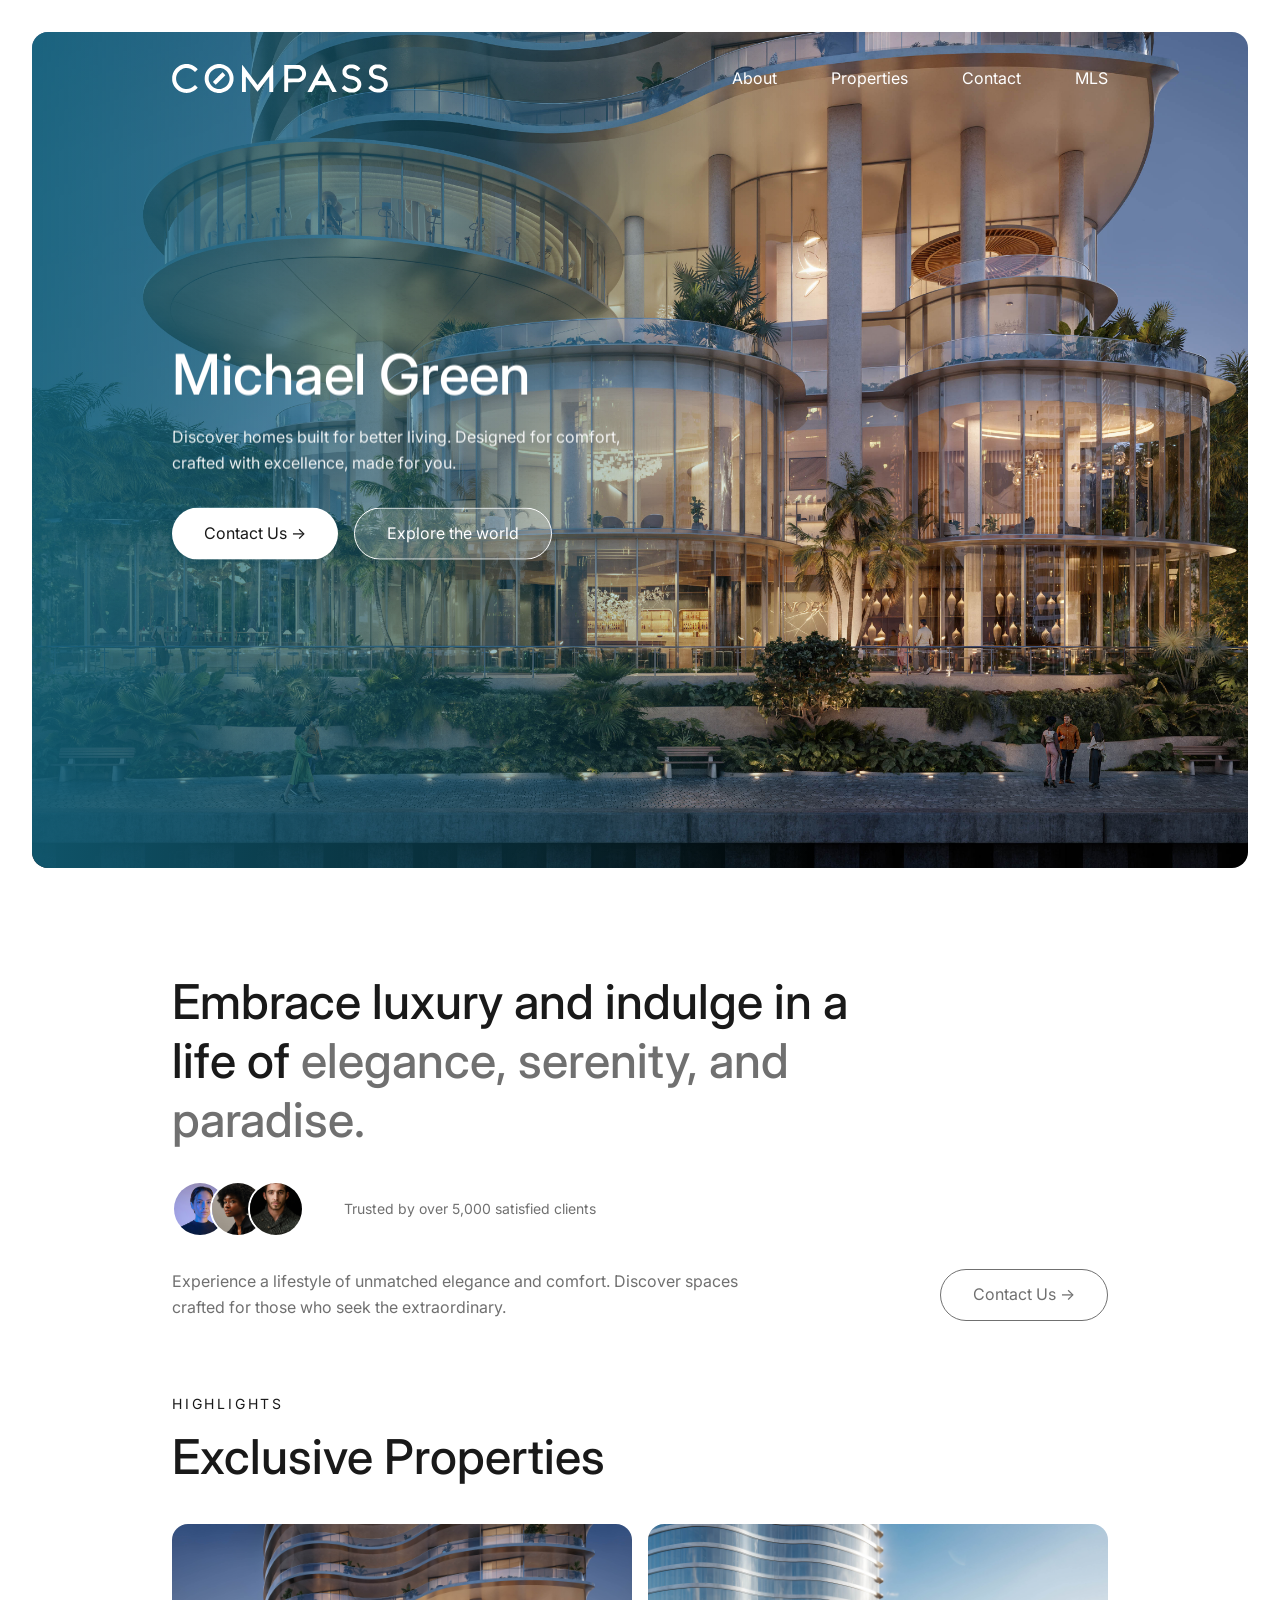
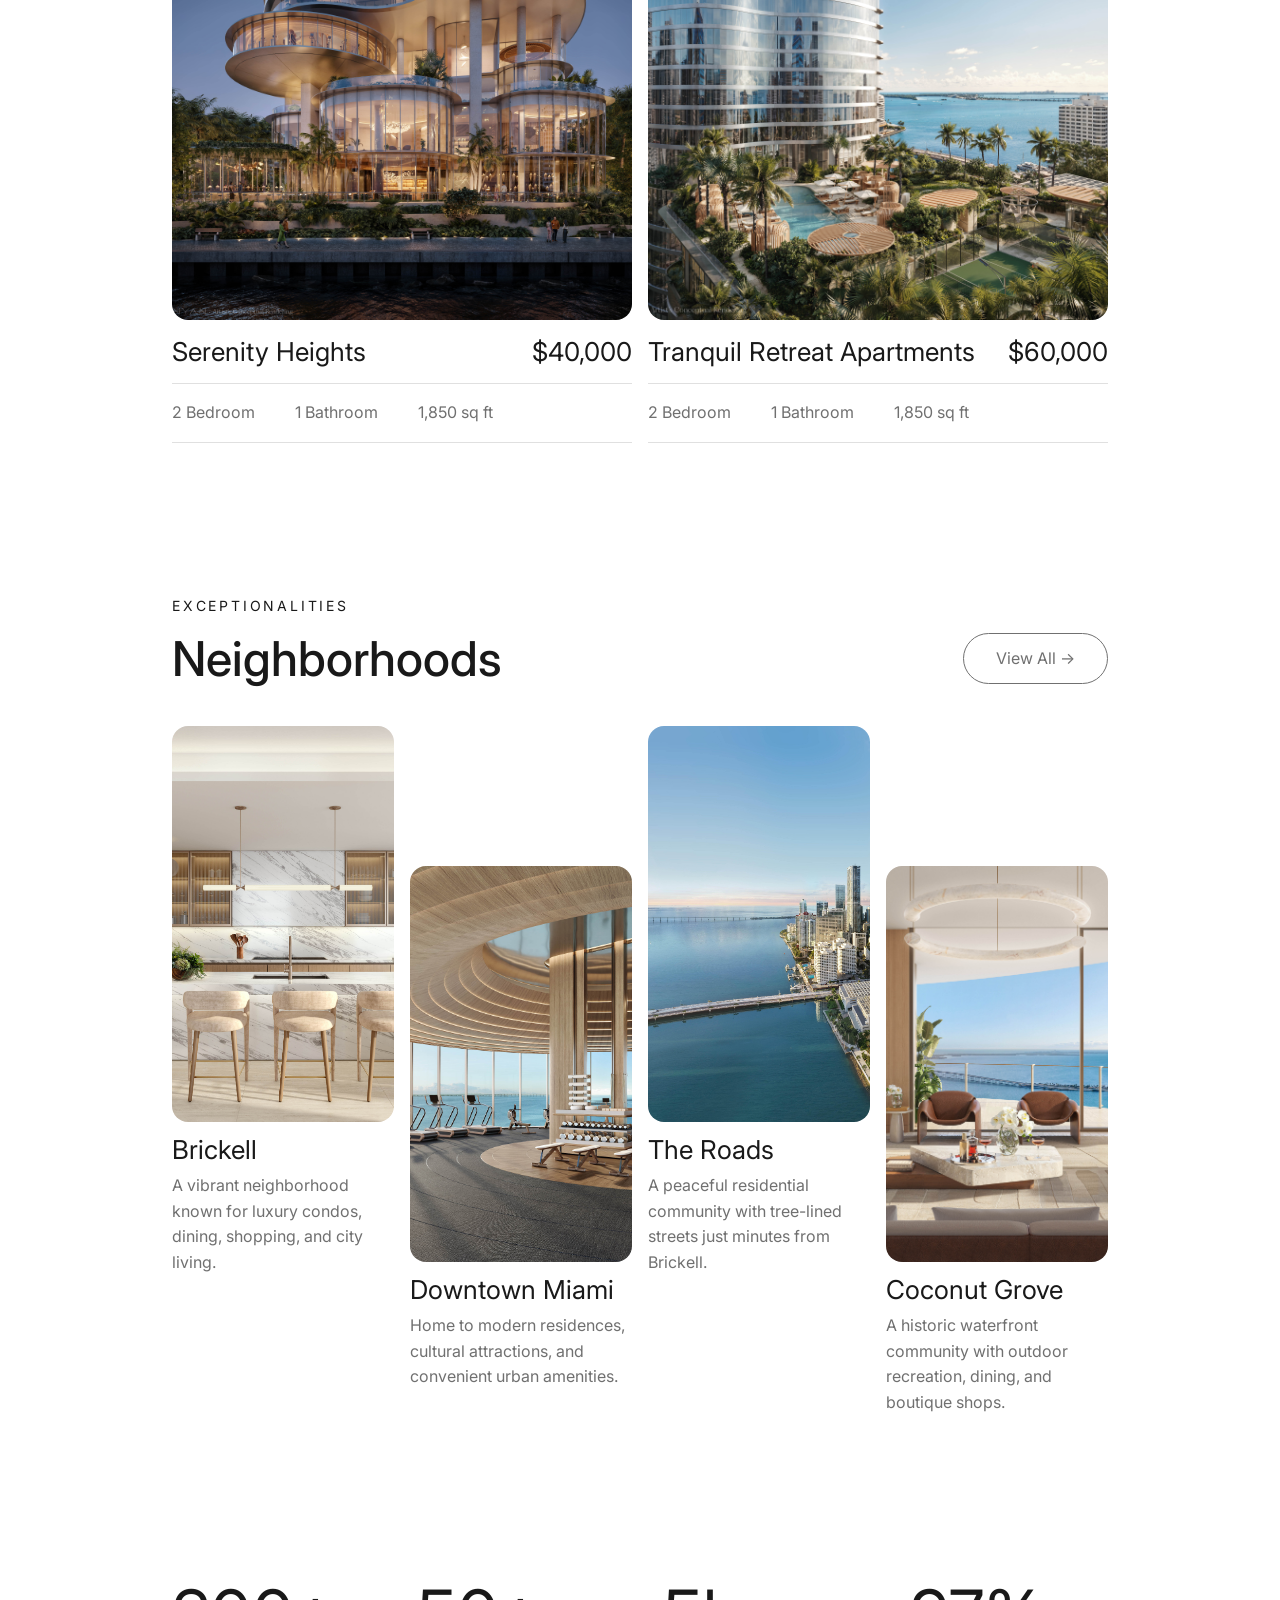
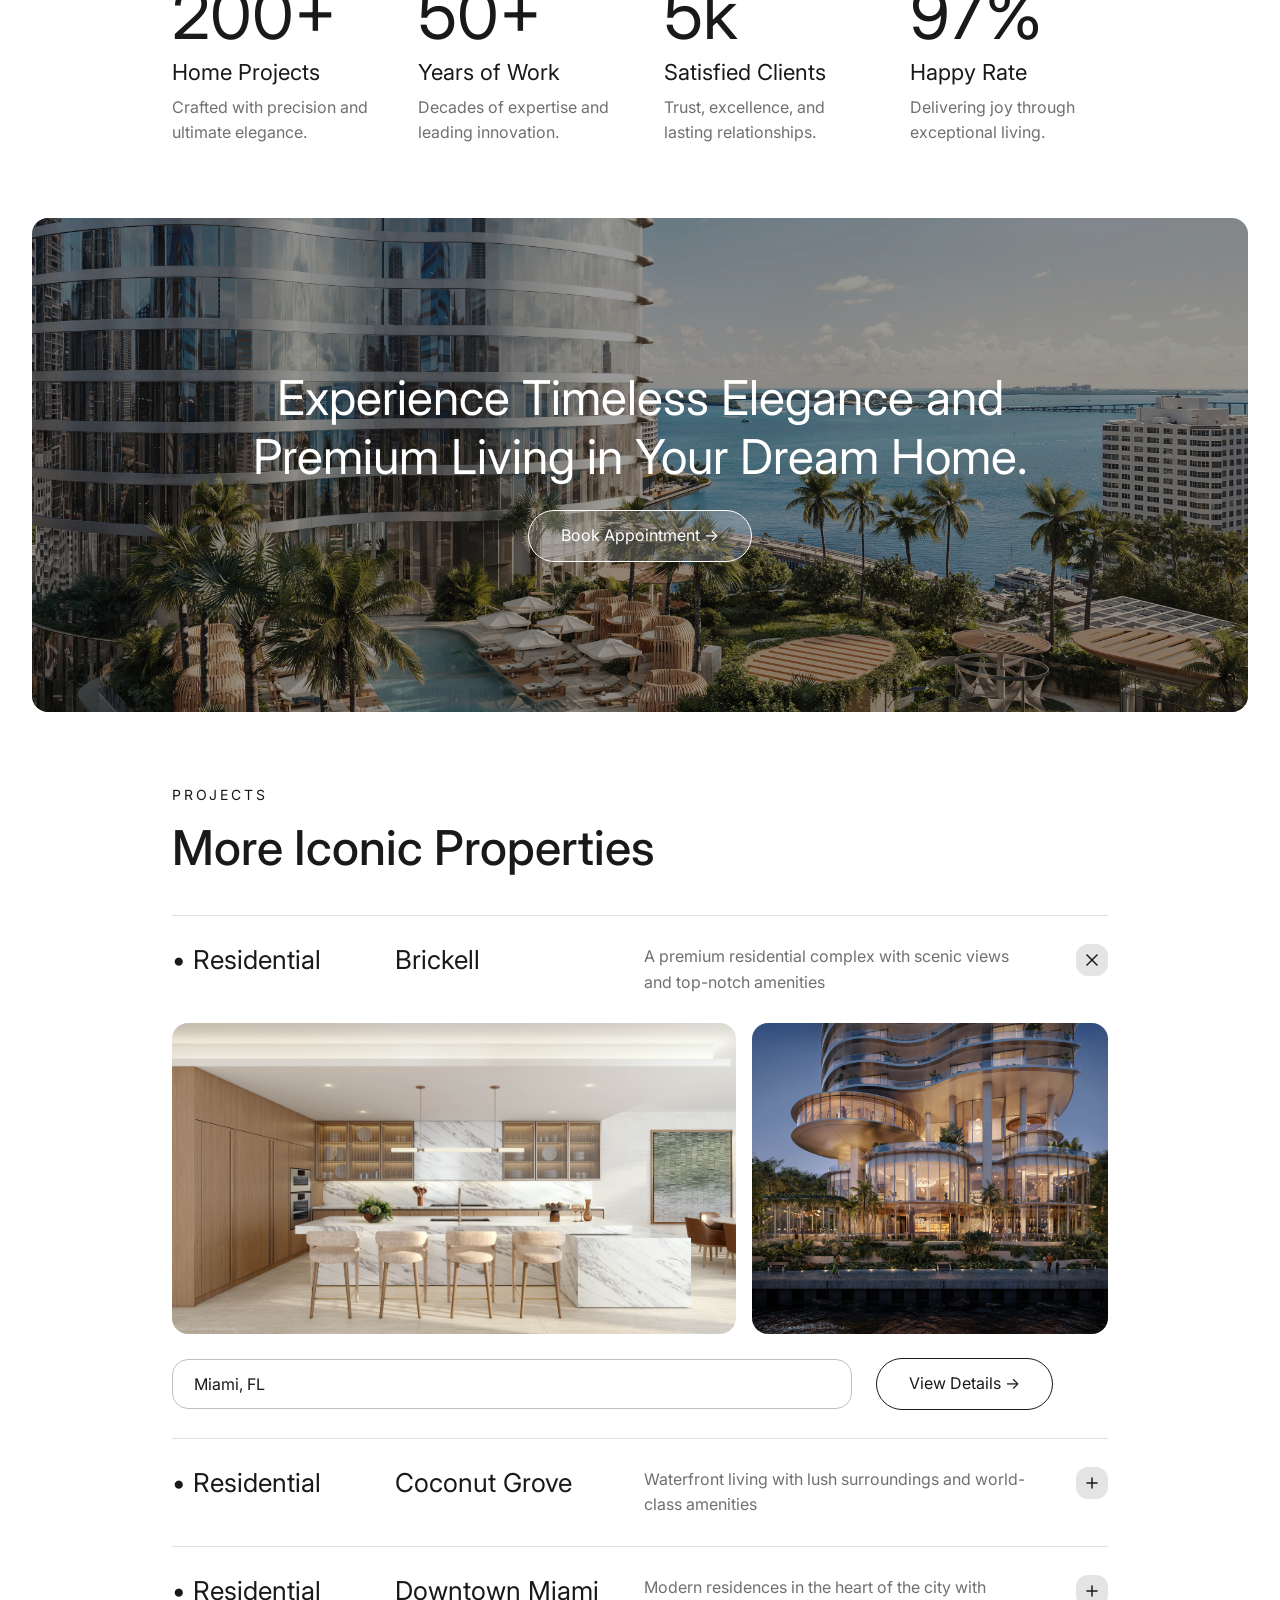
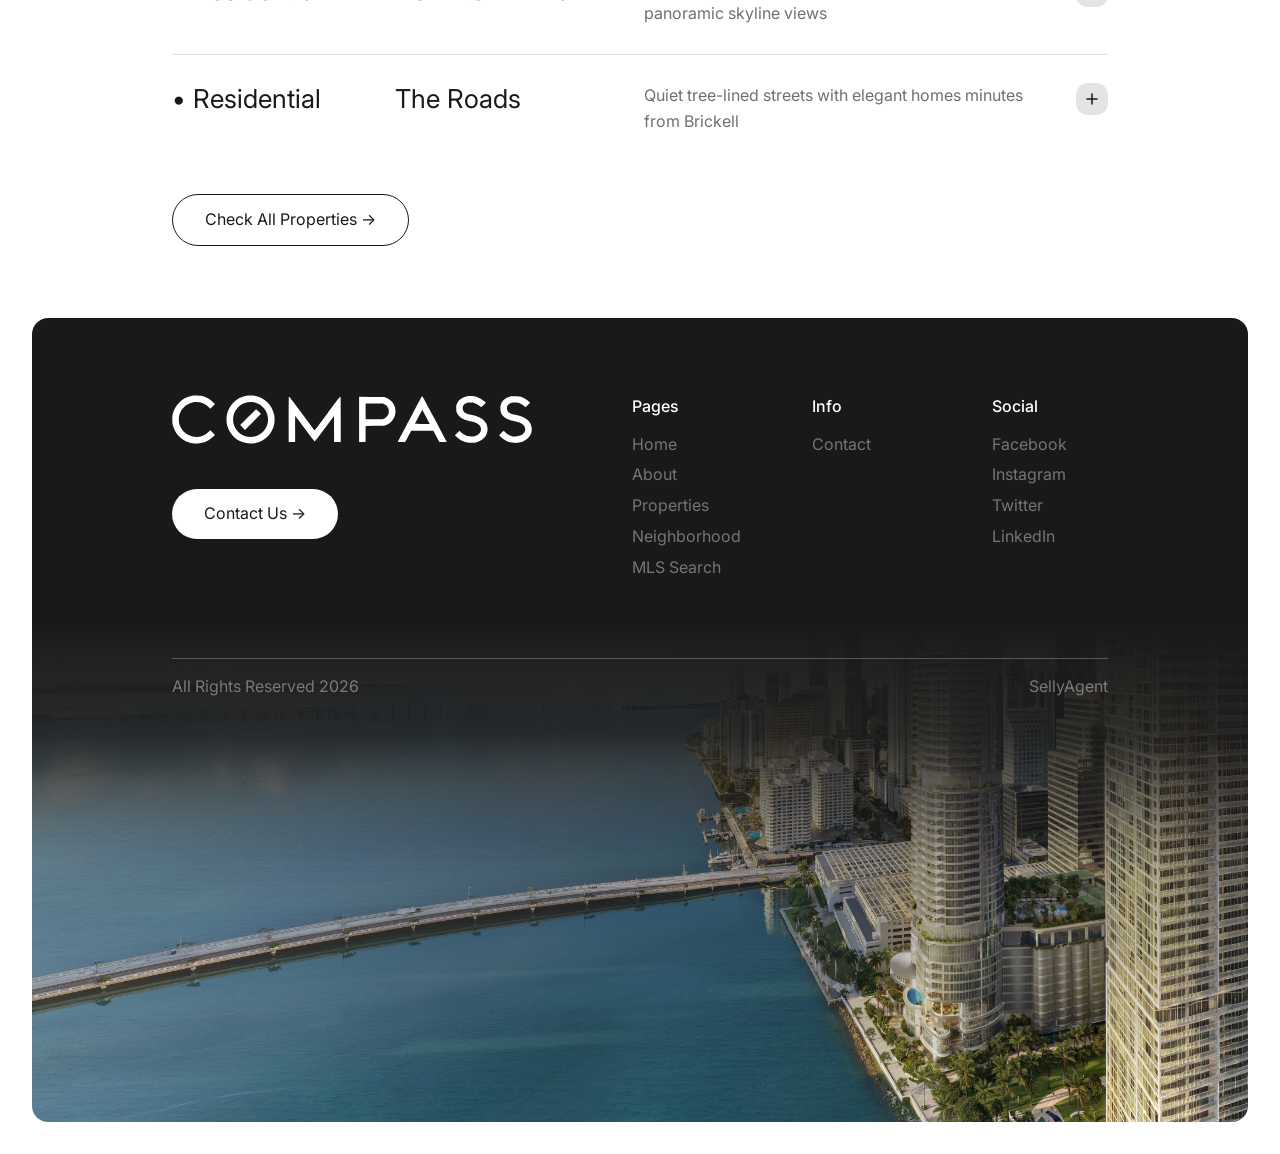
<file: templates/ray/index.html>
<!DOCTYPE html>
<html lang="en">
<head>
  <meta charset="UTF-8" />
  <meta name="viewport" content="width=device-width, initial-scale=1.0" />
  <title>Michael Green — Compass</title>
  <link href="https://fonts.googleapis.com/css2?family=Inter:wght@400;500&display=swap" rel="stylesheet" />
  <link rel="stylesheet" href="assets/css/base.css">
  <link rel="stylesheet" href="assets/css/home.css">
</head>
<body>

  <!-- Logo sprite: defined once, referenced via <use> throughout the page. -->
  <svg class="svg-sprite" aria-hidden="true" focusable="false">
<symbol id="compass-logo" viewBox="0 0 1728 233"><g transform="translate(0.000000,233.000000) scale(0.100000,-0.100000)" fill="currentColor"><path d="M957 2305 c-226 -43 -425 -146 -593 -307 -162 -156 -266 -336 -325
-563 -21 -79 -24 -112 -23 -275 1 -168 3 -194 28 -285 32 -120 126 -314 195
-406 178 -234 441 -394 732 -445 135 -23 350 -15 481 19 200 53 371 149 521
295 l88 86 -113 113 -112 112 -86 -83 c-168 -162 -351 -238 -575 -240 -146 -1
-241 21 -380 89 -172 83 -303 215 -385 387 -61 127 -82 221 -82 363 0 150 22
239 93 384 45 92 63 116 153 206 94 95 109 106 216 158 149 71 232 91 380 91
231 -1 414 -78 585 -245 l81 -78 112 112 112 113 -77 78 c-143 143 -331 250
-531 303 -124 32 -371 41 -495 18z M3565 2304 c-467 -83 -831 -442 -931 -916
-21 -102 -24 -312 -5 -418 65 -363 300 -680 626 -843 205 -102 492 -143 716
-102 476 88 830 433 935 912 24 106 24 349 0 454 -105 481 -464 831 -936 914
-105 18 -298 18 -405 -1z m411 -324 c372 -95 634 -431 634 -815 0 -384 -257
-715 -635 -816 -112 -30 -298 -30 -409 0 -294 79 -524 304 -608 597 -33 114
-33 324 0 438 110 382 462 639 848 620 51 -2 127 -13 170 -24z M3657 1282
c-207 -207 -377 -382 -377 -387 0 -6 50 -60 110 -120 l110 -110 385 385 385
385 -112 112 c-62 62 -115 113 -118 113 -3 0 -175 -170 -383 -378z M14127
2271 c-231 -51 -402 -194 -464 -390 -22 -68 -24 -90 -21 -206 3 -126 5 -132
41 -209 68 -144 207 -252 407 -320 41 -13 146 -41 233 -61 181 -41 230 -56
307 -95 133 -68 200 -167 200 -295 0 -161 -118 -284 -317 -331 -103 -24 -286
-15 -375 18 -98 37 -170 83 -260 167 l-79 74 -110 -109 -110 -109 74 -71 c131
-126 287 -218 453 -266 70 -20 100 -23 254 -22 160 0 183 3 263 27 108 33 203
80 284 141 311 234 324 695 27 940 -130 107 -284 170 -575 236 -205 46 -266
70 -322 124 -59 59 -81 110 -82 191 0 91 29 154 92 199 79 55 126 69 260 74
105 4 131 1 195 -18 98 -29 191 -79 270 -145 36 -30 70 -55 75 -55 4 0 55 47
113 105 l104 105 -34 36 c-98 103 -282 212 -430 254 -110 32 -351 37 -473 11z
M16270 2276 c-211 -45 -375 -158 -450 -311 -48 -98 -63 -174 -57 -295 6 -128
25 -190 80 -272 55 -81 139 -148 252 -204 87 -42 151 -61 450 -133 278 -66
407 -182 409 -366 2 -205 -190 -345 -472 -345 -62 0 -129 6 -164 16 -126 32
-264 116 -346 210 -22 24 -44 44 -48 44 -14 0 -214 -203 -214 -217 0 -19 138
-140 228 -200 157 -105 301 -152 495 -160 276 -12 498 65 662 231 118 120 175
255 175 422 0 251 -126 436 -387 568 -97 49 -183 75 -403 126 -207 48 -277 77
-334 140 -49 55 -69 102 -69 170 -2 134 77 226 228 266 69 19 233 18 308 -2
102 -26 226 -96 312 -175 l41 -38 112 112 113 111 -48 44 c-129 116 -266 195
-410 238 -75 23 -110 27 -243 30 -105 2 -176 -1 -220 -10z M11987 2263 c-18
-31 -1147 -2174 -1147 -2178 0 -3 80 -5 178 -5 l177 0 145 275 144 275 530 -2
529 -3 143 -270 143 -270 181 -3 181 -2 -68 128 c-37 70 -297 563 -578 1095
-439 833 -513 967 -532 967 -12 0 -24 -3 -26 -7z m299 -1150 l85 -163 -355 0
c-196 0 -356 3 -356 7 0 3 79 157 176 340 l176 335 95 -179 c52 -98 133 -251
179 -340z M5607 2244 c-4 -4 -7 -493 -7 -1086 l0 -1078 155 0 155 0 0 625 c0
344 3 625 8 625 4 0 211 -275 461 -610 288 -388 459 -610 470 -610 11 0 183
223 472 610 l454 610 3 -625 2 -625 160 0 160 0 -2 1083 -3 1082 -25 2 c-22 2
-90 -85 -619 -803 -327 -442 -599 -803 -604 -801 -6 2 -276 363 -602 803 -394
532 -598 800 -611 802 -11 2 -23 0 -27 -4z M8980 1165 l0 -1085 155 0 155 0 2
388 3 387 440 5 c478 6 478 6 600 67 274 138 429 429 385 725 -38 264 -203
465 -462 565 l-73 28 -602 3 -603 3 0 -1086z m1212 732 c88 -43 146 -102 187
-187 23 -48 26 -68 26 -155 0 -89 -3 -106 -28 -156 -43 -88 -98 -143 -185
-186 l-76 -38 -410 0 -411 0 -3 370 c-1 203 0 376 3 383 4 10 84 12 413 10
l408 -3 76 -38z"/></g></symbol>
  </svg>

  <!-- Sticky nav — revealed on scroll past the hero -->
  <nav id="sticky-nav">
    <a class="hero__logo-link" href="index.html" aria-label="Michael Green — home">
      <svg class="logo" role="img" aria-label="Compass"><use href="#compass-logo"></use></svg>
    </a>
    <ul>
      <li><a href="about.html">About</a></li>
      <li><a href="properties.html">Properties</a></li>
      <li><a href="contact.html">Contact</a></li>
      <li><a href="#">MLS</a></li>
    </ul>
      <button class="nav-burger" type="button" aria-label="Open menu" aria-expanded="false" aria-controls="mobile-menu"><span></span><span></span><span></span></button>
  </nav>

  <!-- Full-screen mobile menu (opened by the nav hamburgers) -->
  <div class="mobile-menu" id="mobile-menu" aria-hidden="true">
    <div class="mobile-menu__top">
      <a class="hero__logo-link" href="index.html" aria-label="Michael Green — home">
        <svg class="logo" role="img" aria-label="Compass"><use href="#compass-logo"></use></svg>
      </a>
      <button class="mobile-menu__close" type="button" aria-label="Close menu"><svg width="18" height="18" viewBox="0 0 18 18" aria-hidden="true"><line x1="2" y1="2" x2="16" y2="16" stroke="currentColor" stroke-width="2" stroke-linecap="round" /><line x1="16" y1="2" x2="2" y2="16" stroke="currentColor" stroke-width="2" stroke-linecap="round" /></svg></button>
    </div>
    <nav class="mobile-menu__links" aria-label="Mobile">
      <a href="index.html">Home</a>
      <a href="about.html">About</a>
      <a href="properties.html">Properties</a>
      <a href="contact.html">Contact</a>
      <a href="#">MLS</a>
    </nav>
  </div>

  <!-- Hero -->
  <section class="hero" id="hero">
    <div class="hero__carousel">
      <img class="hero__slide is-active" src="assets/images/residence-01.jpg" alt="Luxury Miami residence" />
      <img class="hero__slide" src="assets/images/residence-02.jpg" alt="Luxury Miami residence" />
      <img class="hero__slide" src="assets/images/residence-03.jpg" alt="Luxury Miami residence" />
      <img class="hero__slide" src="assets/images/residence-04.jpg" alt="Luxury Miami residence" />
    </div>
    <div class="hero__overlay"></div>

    <nav class="hero__nav">
      <a class="hero__logo-link" href="index.html" aria-label="Michael Green — home">
        <svg class="logo" role="img" aria-label="Compass"><use href="#compass-logo"></use></svg>
      </a>
      <ul>
        <li><a class="will-animate anim-fade-in delay-100" href="about.html">About</a></li>
        <li><a class="will-animate anim-fade-in delay-200" href="properties.html">Properties</a></li>
        <li><a class="will-animate anim-fade-in delay-300" href="contact.html">Contact</a></li>
        <li><a class="will-animate anim-fade-in delay-400" href="#">MLS</a></li>
      </ul>
        <button class="nav-burger" type="button" aria-label="Open menu" aria-expanded="false" aria-controls="mobile-menu"><span></span><span></span><span></span></button>
    </nav>

    <div class="hero__content">
      <div class="hero__headline">
        <h1 class="hero__title will-animate anim-blur delay-200">Michael Green</h1>
        <p class="hero__sub will-animate anim-blur delay-300">Discover homes built for better living. Designed for comfort, crafted with excellence, made for you.</p>
      </div>
      <div class="hero__btns will-animate anim-fade-up delay-400">
        <a class="btn btn--white" href="contact.html">Contact Us →</a>
        <a class="btn btn--ghost" href="#">Explore the world</a>
      </div>
    </div>
  </section>

  <!-- Intro -->
  <section class="section observe">
    <h2 class="section-title intro__title will-animate anim-blur delay-0">
      Embrace luxury and indulge in a life of <span class="text-muted">elegance, serenity, and paradise.</span>
    </h2>
    <div class="intro-avatars will-animate anim-fade-up delay-100">
      <div class="intro-avatars__stack">
        <img src="assets/images/avatar-01.jpg" alt="" />
        <img src="assets/images/avatar-02.jpg" alt="" />
        <img src="assets/images/avatar-03.jpg" alt="" />
      </div>
      <p class="intro-avatars__label">Trusted by over 5,000 satisfied clients</p>
    </div>
    <div class="intro-body-row will-animate anim-fade-up delay-200">
      <p class="intro-body">Experience a lifestyle of unmatched elegance and comfort. Discover spaces crafted for those who seek the extraordinary.</p>
      <a class="btn btn--outline" href="contact.html">Contact Us →</a>
    </div>
  </section>

  <!-- Highlights -->
  <section class="section section--pb observe">
    <p class="eyebrow will-animate anim-blur delay-0">Highlights</p>
    <h2 class="section-title will-animate anim-blur delay-100">Exclusive Properties</h2>
    <div class="prop-cards">
      <a class="prop-card will-animate anim-scale-in delay-200" href="property.html" aria-label="View details — Serenity Heights">
        <div class="prop-card__media">
          <img src="assets/images/residence-01.jpg" alt="Serenity Heights" />
          <span class="prop-card__cta">View Details →</span>
        </div>
        <div class="prop-card__title will-animate anim-blur delay-300"><span>Serenity Heights</span><span>$40,000</span></div>
        <hr class="divider" />
        <div class="prop-card__meta"><span>2 Bedroom</span><span>1 Bathroom</span><span>1,850 sq ft</span></div>
        <hr class="divider" />
      </a>
      <a class="prop-card will-animate anim-scale-in delay-350" href="property.html" aria-label="View details — Tranquil Retreat Apartments">
        <div class="prop-card__media">
          <img src="assets/images/residence-02.jpg" alt="Tranquil Retreat Apartments" />
          <span class="prop-card__cta">View Details →</span>
        </div>
        <div class="prop-card__title will-animate anim-blur delay-400"><span>Tranquil Retreat Apartments</span><span>$60,000</span></div>
        <hr class="divider" />
        <div class="prop-card__meta"><span>2 Bedroom</span><span>1 Bathroom</span><span>1,850 sq ft</span></div>
        <hr class="divider" />
      </a>
    </div>
  </section>

  <!-- Neighborhoods — each card observes itself so it animates only when it
       actually enters the viewport (the offset grid staggers them far apart;
       revealing all four at once caused simultaneous offscreen animations). -->
  <section class="section">
    <p class="eyebrow observe will-animate anim-blur delay-0">Exceptionalities</p>
    <div class="section-title-row">
      <h2 class="section-title observe will-animate anim-blur delay-100">Neighborhoods</h2>
      <a class="btn btn--outline observe will-animate anim-fade-in delay-200" href="#">View All →</a>
    </div>
    <div class="nbhd-grid">
      <article class="nbhd-item observe will-animate anim-fade-up delay-0">
        <img src="assets/images/residence-05.jpg" alt="Brickell" />
        <p class="nbhd-title will-animate anim-blur delay-150">Brickell</p>
        <p class="nbhd-body">A vibrant neighborhood known for luxury condos, dining, shopping, and city living.</p>
      </article>
      <article class="nbhd-item nbhd-item--offset observe will-animate anim-fade-up delay-100">
        <img src="assets/images/residence-03.jpg" alt="Downtown Miami" />
        <p class="nbhd-title will-animate anim-blur delay-250">Downtown Miami</p>
        <p class="nbhd-body">Home to modern residences, cultural attractions, and convenient urban amenities.</p>
      </article>
      <article class="nbhd-item observe will-animate anim-fade-up delay-0">
        <img src="assets/images/residence-04.jpg" alt="The Roads" />
        <p class="nbhd-title will-animate anim-blur delay-150">The Roads</p>
        <p class="nbhd-body">A peaceful residential community with tree-lined streets just minutes from Brickell.</p>
      </article>
      <article class="nbhd-item nbhd-item--offset observe will-animate anim-fade-up delay-100">
        <img src="assets/images/residence-06.jpg" alt="Coconut Grove" />
        <p class="nbhd-title will-animate anim-blur delay-250">Coconut Grove</p>
        <p class="nbhd-body">A historic waterfront community with outdoor recreation, dining, and boutique shops.</p>
      </article>
    </div>
  </section>

  <!-- Stats -->
  <section class="stats observe">
    <div class="stat will-animate anim-blur delay-0">
      <span class="stat__num">200+</span><span class="stat__label">Home Projects</span>
      <span class="stat__desc">Crafted with precision and ultimate elegance.</span>
    </div>
    <div class="stat will-animate anim-blur delay-150">
      <span class="stat__num">50+</span><span class="stat__label">Years of Work</span>
      <span class="stat__desc">Decades of expertise and leading innovation.</span>
    </div>
    <div class="stat will-animate anim-blur delay-300">
      <span class="stat__num">5k</span><span class="stat__label">Satisfied Clients</span>
      <span class="stat__desc">Trust, excellence, and lasting relationships.</span>
    </div>
    <div class="stat will-animate anim-blur delay-400">
      <span class="stat__num">97%</span><span class="stat__label">Happy Rate</span>
      <span class="stat__desc">Delivering joy through exceptional living.</span>
    </div>
  </section>

  <!-- CTA banner -->
  <div class="cta-banner observe" id="cta-banner">
    <img class="cta-banner__bg" id="cta-parallax" src="assets/images/residence-02.jpg" alt="" />
    <div class="cta-banner__overlay"></div>
    <div class="cta-banner__content will-animate anim-fade-up delay-0">
      <h2 class="cta-banner__title will-animate anim-blur delay-0">Experience Timeless Elegance and<br />Premium Living in Your Dream Home.</h2>
      <a class="btn btn--ghost" href="contact.html">Book Appointment →</a>
    </div>
  </div>

  <!-- More properties -->
  <section class="more-props observe">
    <p class="eyebrow will-animate anim-blur delay-0">Projects</p>
    <h2 class="section-title will-animate anim-blur delay-100">More Iconic Properties</h2>

    <div class="prow will-animate anim-fade-up delay-200">
      <div class="prow-header" role="button" tabindex="0" aria-expanded="true" aria-controls="prow-brickell">
        <div class="prow-left"><span>• Residential</span><span>Brickell</span></div>
        <div class="prow-right">
          <p class="prow-desc">A premium residential complex with scenic views and top-notch amenities</p>
          <button class="prow-btn prow-icon" type="button" aria-label="Toggle details" tabindex="-1"><svg width="12" height="12" viewBox="0 0 12 12" aria-hidden="true"><line x1="1" y1="1" x2="11" y2="11" stroke="#191919" stroke-width="1.5" stroke-linecap="round" /><line x1="11" y1="1" x2="1" y2="11" stroke="#191919" stroke-width="1.5" stroke-linecap="round" /></svg></button>
        </div>
      </div>
      <div class="accordion-body open" id="prow-brickell"><div class="accordion-inner"><div class="prow-expanded">
        <div class="prow-imgs"><img class="lg" src="assets/images/residence-05.jpg" alt="" /><img class="sm" src="assets/images/residence-01.jpg" alt="" /></div>
        <div class="prow-actions">
          <input class="prow-input" type="text" value="Miami, FL" aria-label="Location" />
          <a class="btn btn--dark" href="property.html">View Details →</a>
        </div>
      </div></div></div>
    </div>

    <div class="prow will-animate anim-fade-up delay-250">
      <div class="prow-header" role="button" tabindex="0" aria-expanded="false" aria-controls="prow-coconut-grove">
        <div class="prow-left"><span>• Residential</span><span>Coconut Grove</span></div>
        <div class="prow-right">
          <p class="prow-desc">Waterfront living with lush surroundings and world-class amenities</p>
          <button class="prow-btn prow-icon" type="button" aria-label="Toggle details" tabindex="-1"><svg width="12" height="12" viewBox="0 0 12 12" aria-hidden="true"><line x1="6" y1="1" x2="6" y2="11" stroke="#191919" stroke-width="1.5" stroke-linecap="round" /><line x1="1" y1="6" x2="11" y2="6" stroke="#191919" stroke-width="1.5" stroke-linecap="round" /></svg></button>
        </div>
      </div>
      <div class="accordion-body" id="prow-coconut-grove"><div class="accordion-inner"><div class="prow-expanded">
        <div class="prow-imgs"><img class="lg" src="assets/images/residence-04.jpg" alt="" /><img class="sm" src="assets/images/residence-06.jpg" alt="" /></div>
        <div class="prow-actions">
          <input class="prow-input" type="text" value="Coconut Grove, FL" aria-label="Location" />
          <a class="btn btn--dark" href="property.html">View Details →</a>
        </div>
      </div></div></div>
    </div>

    <div class="prow will-animate anim-fade-up delay-300">
      <div class="prow-header" role="button" tabindex="0" aria-expanded="false" aria-controls="prow-downtown">
        <div class="prow-left"><span>• Residential</span><span>Downtown Miami</span></div>
        <div class="prow-right">
          <p class="prow-desc">Modern residences in the heart of the city with panoramic skyline views</p>
          <button class="prow-btn prow-icon" type="button" aria-label="Toggle details" tabindex="-1"><svg width="12" height="12" viewBox="0 0 12 12" aria-hidden="true"><line x1="6" y1="1" x2="6" y2="11" stroke="#191919" stroke-width="1.5" stroke-linecap="round" /><line x1="1" y1="6" x2="11" y2="6" stroke="#191919" stroke-width="1.5" stroke-linecap="round" /></svg></button>
        </div>
      </div>
      <div class="accordion-body" id="prow-downtown"><div class="accordion-inner"><div class="prow-expanded">
        <div class="prow-imgs"><img class="lg" src="assets/images/residence-03.jpg" alt="" /><img class="sm" src="assets/images/residence-02.jpg" alt="" /></div>
        <div class="prow-actions">
          <input class="prow-input" type="text" value="Downtown Miami, FL" aria-label="Location" />
          <a class="btn btn--dark" href="property.html">View Details →</a>
        </div>
      </div></div></div>
    </div>

    <div class="prow will-animate anim-fade-up delay-350">
      <div class="prow-header" role="button" tabindex="0" aria-expanded="false" aria-controls="prow-the-roads">
        <div class="prow-left"><span>• Residential</span><span>The Roads</span></div>
        <div class="prow-right">
          <p class="prow-desc">Quiet tree-lined streets with elegant homes minutes from Brickell</p>
          <button class="prow-btn prow-icon" type="button" aria-label="Toggle details" tabindex="-1"><svg width="12" height="12" viewBox="0 0 12 12" aria-hidden="true"><line x1="6" y1="1" x2="6" y2="11" stroke="#191919" stroke-width="1.5" stroke-linecap="round" /><line x1="1" y1="6" x2="11" y2="6" stroke="#191919" stroke-width="1.5" stroke-linecap="round" /></svg></button>
        </div>
      </div>
      <div class="accordion-body" id="prow-the-roads"><div class="accordion-inner"><div class="prow-expanded">
        <div class="prow-imgs"><img class="lg" src="assets/images/residence-01.jpg" alt="" /><img class="sm" src="assets/images/residence-05.jpg" alt="" /></div>
        <div class="prow-actions">
          <input class="prow-input" type="text" value="The Roads, Miami FL" aria-label="Location" />
          <a class="btn btn--dark" href="property.html">View Details →</a>
        </div>
      </div></div></div>
    </div>

    <div class="prop-list-cta">
      <a class="btn btn--dark" href="properties.html">Check All Properties →</a>
    </div>
  </section>

  <!-- Footer -->
  <footer class="footer">
    <img class="footer__bg" src="assets/images/residence-04.jpg" alt="" />
    <div class="footer__grad"></div>
    <div class="footer__inner">

      <div class="footer__top">
        <div class="footer__brand">
          <svg class="logo logo--footer" role="img" aria-label="Compass"><use href="#compass-logo"></use></svg>
          <a class="btn btn--white" href="contact.html">Contact Us →</a>
        </div>
        <nav class="footer__nav-cols">
          <div class="footer__col">
            <span class="footer__col-title">Pages</span>
            <a href="index.html">Home</a><a href="about.html">About</a><a href="properties.html">Properties</a><a href="#">Neighborhood</a><a href="#">MLS Search</a>
          </div>
          <div class="footer__col">
            <span class="footer__col-title">Info</span>
            <a href="contact.html">Contact</a>
          </div>
          <div class="footer__col">
            <span class="footer__col-title">Social</span>
            <a href="#">Facebook</a><a href="#">Instagram</a><a href="#">Twitter</a><a href="#">LinkedIn</a>
          </div>
        </nav>
      </div>

      <div class="footer__meta">
        <hr class="footer__rule" />
        <div class="footer__meta-row">
          <p>All Rights Reserved 2026</p>
          <p>SellyAgent</p>
        </div>
      </div>
    </div>
  </footer>

 <script src="assets/js/site.js"></script>
  <script>
    /* Embed guard — active only when this page is framed inside the
       SellyAgent template showcase. Scroll and hover stay live; click
       actions (links, buttons, forms) are disabled so visitors can
       explore the template without navigating away. */
    if (window.self !== window.top) {
      document.documentElement.classList.add('is-embedded');
      ['click', 'submit'].forEach(function (type) {
        document.addEventListener(type, function (event) {
          event.preventDefault();
          event.stopPropagation();
        }, true);
      });
      // Drag-to-scroll relay: the showcase overlay sends drag deltas from
      // the parent page; when this page can't scroll further, the delta is
      // bounced back so the parent page keeps scrolling instead.
      // When a wheel scroll reaches this page's top or bottom, pass the
      // remaining delta to the parent so the showcase page keeps moving.
      window.addEventListener('wheel', function (event) {
        var max = document.documentElement.scrollHeight - window.innerHeight;
        var atEdge = event.deltaY > 0 ? window.scrollY >= max - 1 : window.scrollY <= 1;
        if (atEdge) {
          window.parent.postMessage({ type: 'sellyagent:edge', dy: event.deltaY, wheel: true }, '*');
        }
      }, { passive: true });
      window.addEventListener('message', function (event) {
        var data = event.data;
        if (!data || data.type !== 'sellyagent:scroll') return;
        var before = window.scrollY;
        window.scrollBy(0, data.dy);
        if (window.scrollY === before && event.source) {
          event.source.postMessage({ type: 'sellyagent:edge', dy: data.dy }, '*');
        }
      });
    }
  </script>
</body>
</html>
</file>
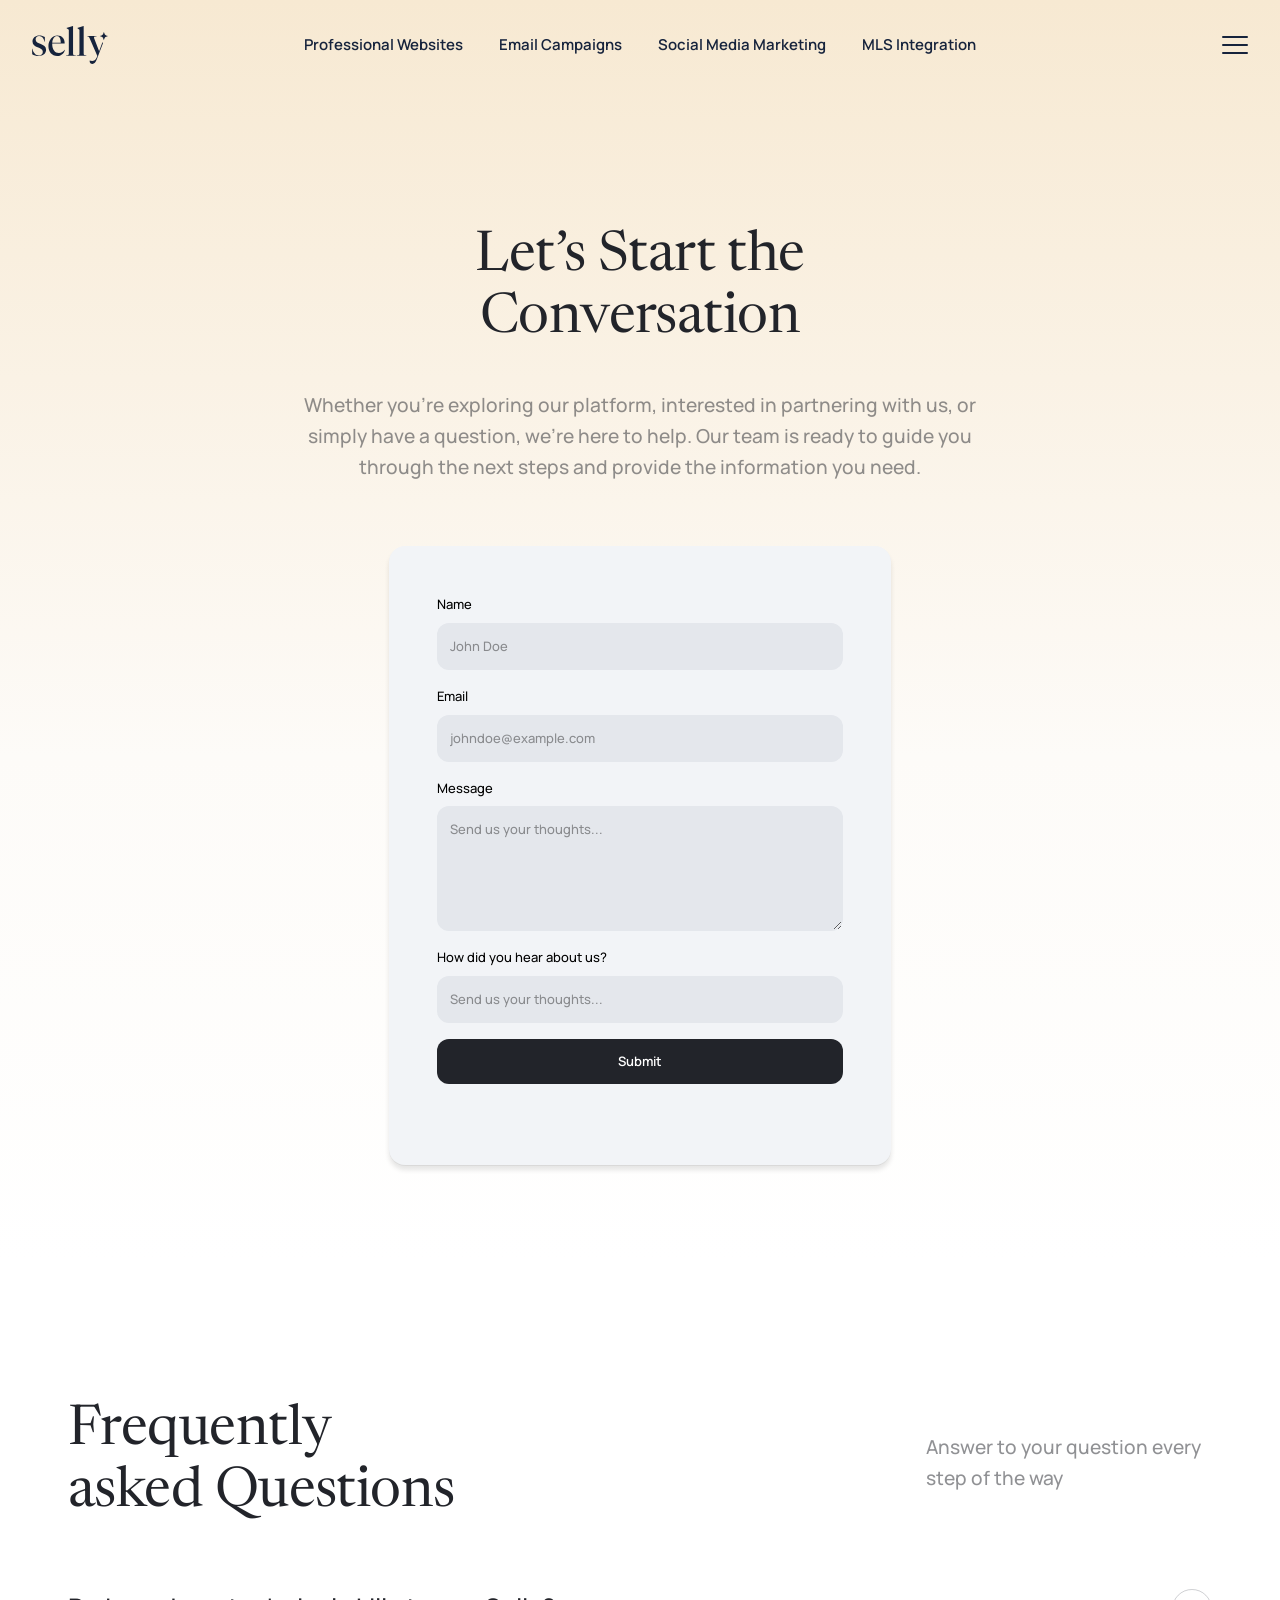
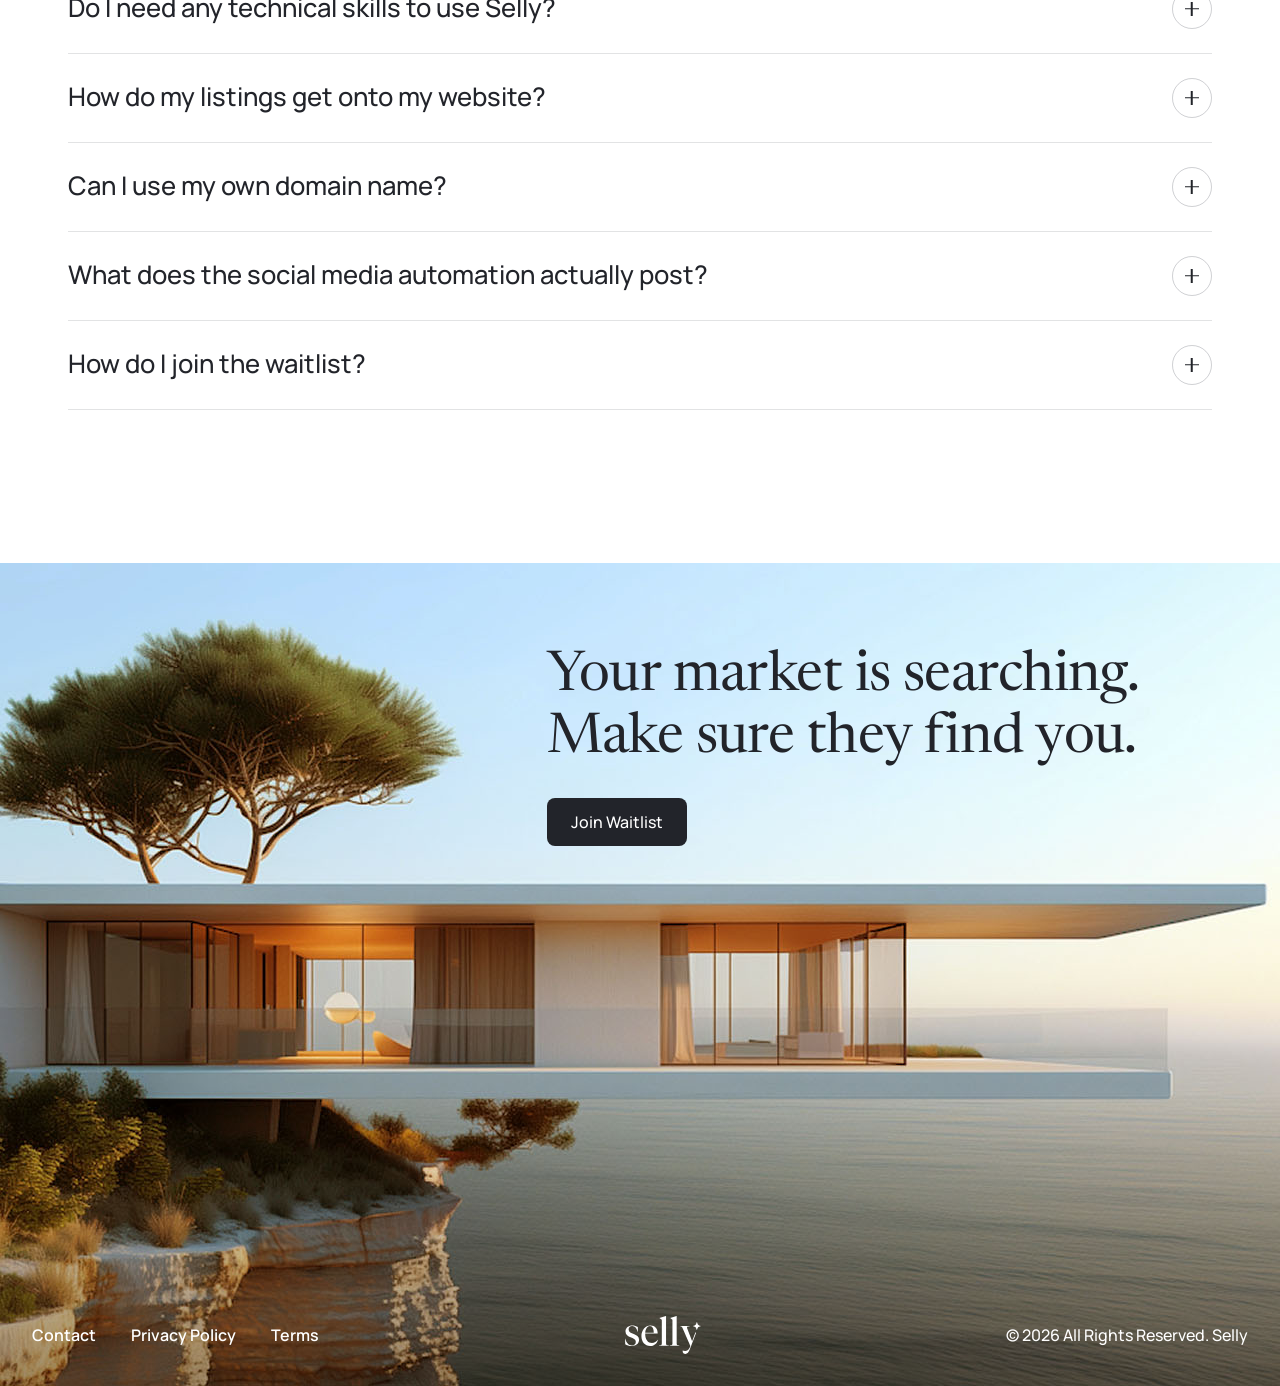
<file: contact.html>
<!DOCTYPE html>
<html lang="en">
<head>
  <meta charset="UTF-8">
  <meta name="viewport" content="width=device-width, initial-scale=1.0">
  <title>Contact - Selly</title>
  <meta name="description" content="Get in touch with the Selly team — questions, partnerships, or anything else.">
  <link rel="preconnect" href="https://fonts.googleapis.com">
  <link rel="preconnect" href="https://fonts.gstatic.com" crossorigin>
  <link href="https://fonts.googleapis.com/css2?family=Newsreader:opsz,wght@6..72,300;6..72,400;6..72,500&family=Manrope:wght@500;600&display=swap" rel="stylesheet">
  <link rel="stylesheet" href="assets/css/styles.css">
</head>
<body>

  <!-- ============ Navigation ============ -->
  <header class="site-header" id="siteHeader">
    <a class="site-header__logo" href="index.html" aria-label="Selly home">
      <svg width="76" height="38" aria-hidden="true" viewBox="0 0 296.74 147.49" xmlns="http://www.w3.org/2000/svg">
<path fill="currentColor" d="M105.09,104.96c-15.61,0-26.2-13.12-26.2-35.18v-2.36h48.58v-1.18c0-16.63-9.86-29.59-28.27-29.59-19.43,0-35.04,18.25-35.04,42.09,0,21.5,13.26,37.98,34,37.98,15.61,0,26.95-10.14,30.33-23.84l-.58-.3c-5.15,7.95-12.96,12.38-22.82,12.38ZM97.29,39.01c10.74,0,15.01,11.48,15.01,25.9h-33.26c1.32-14.12,7.95-25.9,18.25-25.9Z"/>
<path fill="currentColor" d="M160.26,106.86V0h-.6l-25.6,7.07v.58l9.71,6.19v93.03c0,5.75-2.8,6.33-10.16,6.79v1.62h36.82v-1.62c-7.37-.46-10.16-1.04-10.16-6.79Z"/>
<path fill="currentColor" d="M201.74,106.86V0h-.58l-24.7,7.07v.58l8.79,6.19v93.03c0,5.75-2.8,6.33-10.14,6.79v1.62h36.8v-1.62c-7.37-.46-10.16-1.04-10.16-6.79Z"/>
<path fill="currentColor" d="M262.12,98.34l-19.15-49.62c-.58-1.62-.88-2.94-.88-4.11,0-3.39,3.24-4.57,10.6-5.01v-1.46h-37.1v1.46c5.45,1.04,6.77,2.51,8.98,7.23l30.61,69.62-2.94,7.07c-4.27,9.86-9.86,12.66-17.53,12.66-4.25,0-6.77-.9-9.41-1.62v5.43c1.18,4.57,5.73,7.51,10.44,7.51,8.09,0,12.66-6.17,17.37-18.11l24.03-62.71-1.8-4.62-13.24,36.28Z"/>
<path fill="currentColor" d="M280.66,22.93c-5.28,13.25-2.84,10.81-16.08,16.08,13.25,5.28,10.81,2.84,16.08,16.08,5.28-13.25,2.84-10.81,16.08-16.08-13.25-5.28-10.81-2.84-16.08-16.08Z"/>
<path fill="currentColor" d="M14.13,51.96c0-7.8,5.45-13.25,13.69-13.25,11.48,0,19.58,11.48,21.2,22.67h1.18v-18.55c-6.04-3.83-12.95-6.18-21.64-6.18-14.43,0-26.64,8.69-26.64,22.96,0,26.79,40.33,19.73,40.33,40.04,0,9.57-6.92,14.87-15.31,14.87-12.36,0-22.38-11.19-25.61-26.35H0l.88,21.35c5.74,4.27,15.6,7.21,25.32,7.21,16.63,0,28.85-9.57,28.85-24.29,0-27.53-40.92-19.58-40.92-40.48Z"/>
</svg>
    </a>
    <nav class="site-header__nav" aria-label="Features">
        <a class="site-header__nav-link" href="professional-websites.html">Professional Websites</a>
        <a class="site-header__nav-link" href="email-marketing.html">Email Campaigns</a>
        <a class="site-header__nav-link" href="social-media.html">Social Media Marketing</a>
        <a class="site-header__nav-link" href="trestle-integration.html">MLS Integration</a>
    </nav>
    <button class="site-header__menu" type="button" id="menuToggle" aria-label="Open menu" aria-expanded="false" aria-controls="navMenu">
      <span class="site-header__menu-bar"></span>
      <span class="site-header__menu-bar"></span>
      <span class="site-header__menu-bar"></span>
    </button>
  </header>

  <!-- ============ Nav Menu Overlay ============ -->
  <nav class="nav-menu" id="navMenu" aria-label="Site menu" aria-hidden="true">
    <ul class="nav-menu__links">
      <li><a class="nav-menu__link nav-menu__link--signin" href="#">Sign in</a></li>
      <li><a class="nav-menu__link" href="professional-websites.html">Professional Websites</a></li>
      <li><a class="nav-menu__link" href="email-marketing.html">Email Campaigns</a></li>
      <li><a class="nav-menu__link" href="social-media.html">Social Media Marketing</a></li>
      <li><a class="nav-menu__link" href="trestle-integration.html">MLS Integration</a></li>
      <li><a class="nav-menu__link" href="contact.html">Contact</a></li>
    </ul>
  </nav>

  <main>
    <!-- ============ Contact hero + form ============ -->
    <section class="contact-hero" data-nav-flip="810">
      <div class="contact-hero__head" data-parallax-text>
        <h1 class="contact-hero__title reveal">Let&rsquo;s Start the Conversation</h1>
        <p class="contact-hero__copy reveal">Whether you&rsquo;re exploring our platform, interested in partnering with us, or simply have a question, we&rsquo;re here to help. Our team is ready to guide you through the next steps and provide the information you need.</p>
      </div>

      <form class="contact-form reveal" id="contactForm" novalidate>
        <div class="contact-form__field">
          <label class="contact-form__label" for="contactName">Name</label>
          <input class="contact-form__input" type="text" id="contactName" name="name" placeholder="John Doe" autocomplete="name" required>
        </div>
        <div class="contact-form__field">
          <label class="contact-form__label" for="contactEmail">Email</label>
          <input class="contact-form__input" type="email" id="contactEmail" name="email" placeholder="johndoe@example.com" autocomplete="email" required>
        </div>
        <div class="contact-form__field">
          <label class="contact-form__label" for="contactMessage">Message</label>
          <textarea class="contact-form__input contact-form__input--textarea" id="contactMessage" name="message" placeholder="Send us your thoughts..." required></textarea>
        </div>
        <div class="contact-form__field">
          <label class="contact-form__label" for="contactSource">How did you hear about us?</label>
          <input class="contact-form__input" type="text" id="contactSource" name="source" placeholder="Send us your thoughts...">
        </div>
        <button class="contact-form__submit" type="submit">Submit</button>
        <p class="contact-form__status" id="contactStatus" role="status" aria-live="polite"></p>
      </form>
    </section>

    <!-- ============ FAQ ============ -->
    <section class="faq faq--contact">
      <div class="faq__intro reveal">
        <h2 class="faq__title">Frequently<br>asked Questions</h2>
        <p class="faq__copy">Answer to your question every step of the way</p>
      </div>
      <div class="faq__list reveal" id="faqList">
        <div class="faq-item">
          <button class="faq-item__toggle" type="button" aria-expanded="false">
            <span class="faq-item__question">Do I need any technical skills to use Selly?</span>
            <span class="faq-item__icon" aria-hidden="true"></span>
          </button>
          <div class="faq-item__answer"><p>None at all. Pick a template, add your name, photo, and brand colors, and your site is live. Everything else — social posts, emails, listing updates — happens automatically.</p></div>
        </div>
        <div class="faq-item">
          <button class="faq-item__toggle" type="button" aria-expanded="false">
            <span class="faq-item__question">How do my listings get onto my website?</span>
            <span class="faq-item__icon" aria-hidden="true"></span>
          </button>
          <div class="faq-item__answer"><p>Through our Trestle integration, your MLS listings sync automatically. New listings, price changes, and status updates appear on your site without you lifting a finger.</p></div>
        </div>
        <div class="faq-item">
          <button class="faq-item__toggle" type="button" aria-expanded="false">
            <span class="faq-item__question">Can I use my own domain name?</span>
            <span class="faq-item__icon" aria-hidden="true"></span>
          </button>
          <div class="faq-item__answer"><p>Yes. Connect a domain you already own or register a new one — either way, your site lives at your own address with SSL included.</p></div>
        </div>
        <div class="faq-item">
          <button class="faq-item__toggle" type="button" aria-expanded="false">
            <span class="faq-item__question">What does the social media automation actually post?</span>
            <span class="faq-item__icon" aria-hidden="true"></span>
          </button>
          <div class="faq-item__answer"><p>Branded listing announcements, open house reminders, just-sold posts, and market updates — generated from your listings and styled to match your brand. You approve or edit anything before it goes out.</p></div>
        </div>
        <div class="faq-item">
          <button class="faq-item__toggle" type="button" aria-expanded="false">
            <span class="faq-item__question">How do I join the waitlist?</span>
            <span class="faq-item__icon" aria-hidden="true"></span>
          </button>
          <div class="faq-item__answer"><p>Tap "Join Waitlist" anywhere on this page and leave your email. We onboard new markets in small groups so every agent gets a smooth launch.</p></div>
        </div>
      </div>
    </section>

    <!-- ============ CTA + Footer ============ -->
    <section class="cta" id="cta">
      <img class="cta__image" src="assets/images/cta-house.jpg" alt="" width="1440" height="823" loading="lazy">
      <div class="cta__content reveal">
        <h2 class="cta__title">Your market is searching. Make sure they find you.</h2>
        <a class="btn" href="index.html#cta">Join Waitlist</a>
      </div>
      <footer class="footer">
        <nav class="footer__links" aria-label="Legal">
          <a href="contact.html">Contact</a>
          <a href="#">Privacy Policy</a>
          <a href="#">Terms</a>
        </nav>
        <a class="footer__logo" href="index.html" aria-label="Selly home">
          <svg width="76" height="38" aria-hidden="true" viewBox="0 0 296.74 147.49" xmlns="http://www.w3.org/2000/svg">
<path fill="currentColor" d="M105.09,104.96c-15.61,0-26.2-13.12-26.2-35.18v-2.36h48.58v-1.18c0-16.63-9.86-29.59-28.27-29.59-19.43,0-35.04,18.25-35.04,42.09,0,21.5,13.26,37.98,34,37.98,15.61,0,26.95-10.14,30.33-23.84l-.58-.3c-5.15,7.95-12.96,12.38-22.82,12.38ZM97.29,39.01c10.74,0,15.01,11.48,15.01,25.9h-33.26c1.32-14.12,7.95-25.9,18.25-25.9Z"/>
<path fill="currentColor" d="M160.26,106.86V0h-.6l-25.6,7.07v.58l9.71,6.19v93.03c0,5.75-2.8,6.33-10.16,6.79v1.62h36.82v-1.62c-7.37-.46-10.16-1.04-10.16-6.79Z"/>
<path fill="currentColor" d="M201.74,106.86V0h-.58l-24.7,7.07v.58l8.79,6.19v93.03c0,5.75-2.8,6.33-10.14,6.79v1.62h36.8v-1.62c-7.37-.46-10.16-1.04-10.16-6.79Z"/>
<path fill="currentColor" d="M262.12,98.34l-19.15-49.62c-.58-1.62-.88-2.94-.88-4.11,0-3.39,3.24-4.57,10.6-5.01v-1.46h-37.1v1.46c5.45,1.04,6.77,2.51,8.98,7.23l30.61,69.62-2.94,7.07c-4.27,9.86-9.86,12.66-17.53,12.66-4.25,0-6.77-.9-9.41-1.62v5.43c1.18,4.57,5.73,7.51,10.44,7.51,8.09,0,12.66-6.17,17.37-18.11l24.03-62.71-1.8-4.62-13.24,36.28Z"/>
<path fill="currentColor" d="M280.66,22.93c-5.28,13.25-2.84,10.81-16.08,16.08,13.25,5.28,10.81,2.84,16.08,16.08,5.28-13.25,2.84-10.81,16.08-16.08-13.25-5.28-10.81-2.84-16.08-16.08Z"/>
<path fill="currentColor" d="M14.13,51.96c0-7.8,5.45-13.25,13.69-13.25,11.48,0,19.58,11.48,21.2,22.67h1.18v-18.55c-6.04-3.83-12.95-6.18-21.64-6.18-14.43,0-26.64,8.69-26.64,22.96,0,26.79,40.33,19.73,40.33,40.04,0,9.57-6.92,14.87-15.31,14.87-12.36,0-22.38-11.19-25.61-26.35H0l.88,21.35c5.74,4.27,15.6,7.21,25.32,7.21,16.63,0,28.85-9.57,28.85-24.29,0-27.53-40.92-19.58-40.92-40.48Z"/>
</svg>
        </a>
        <p class="footer__copyright">© 2026 All Rights Reserved. Selly</p>
      </footer>
    </section>
  </main>

  <script src="assets/js/lenis.min.js"></script>
  <script src="assets/js/main.js"></script>
</body>
</html>
</file>
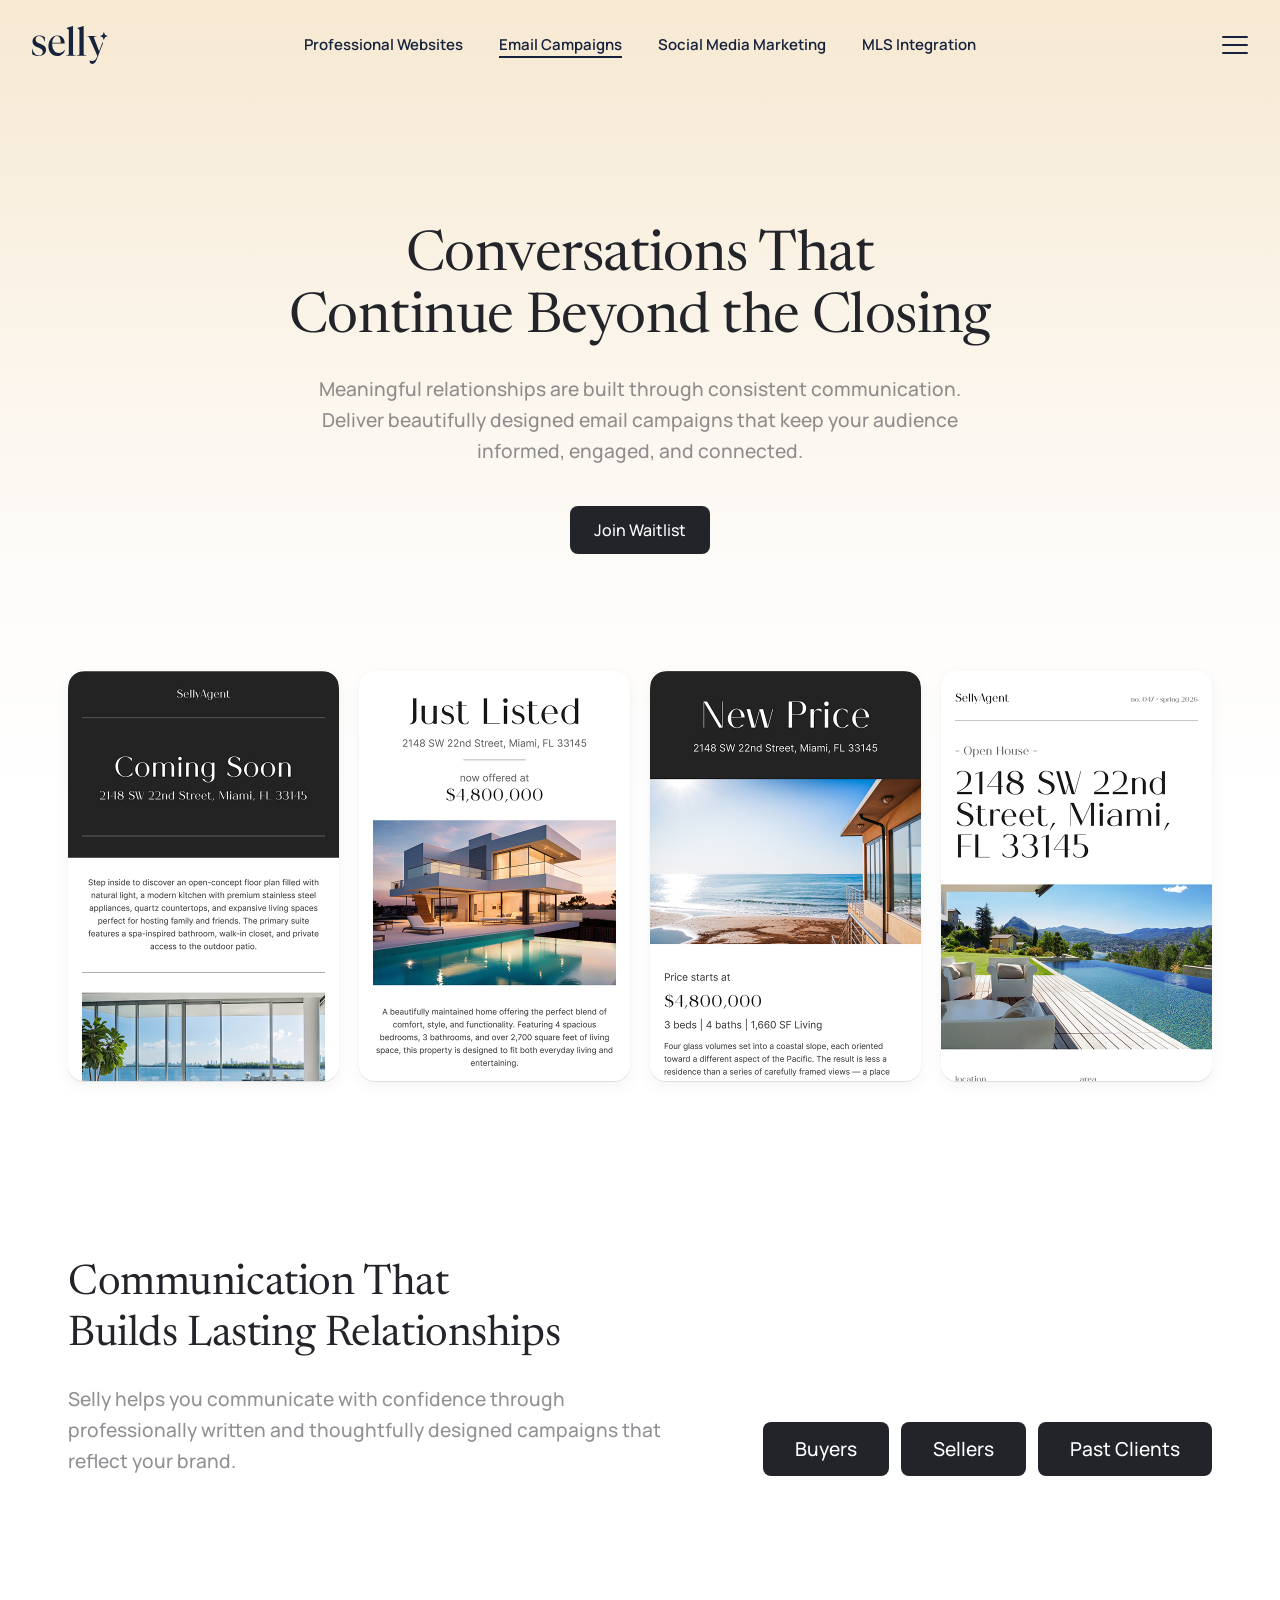
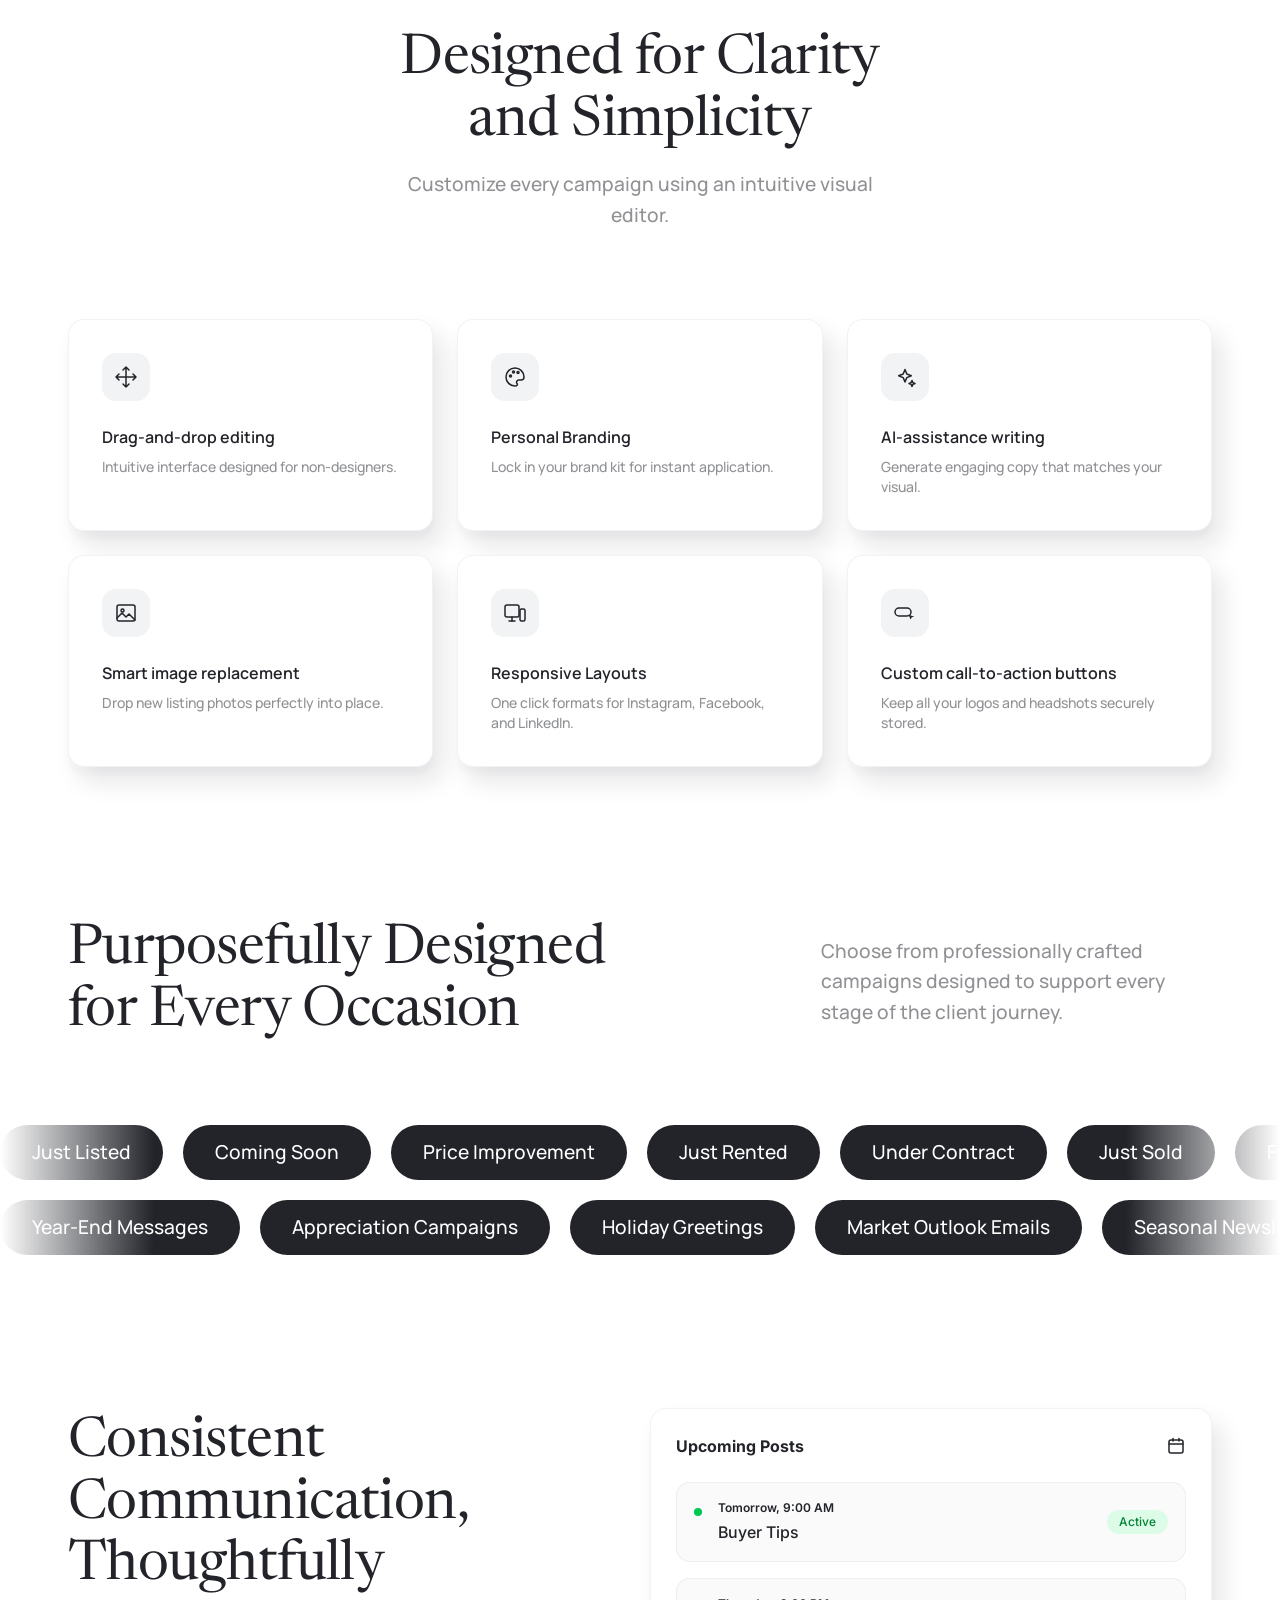
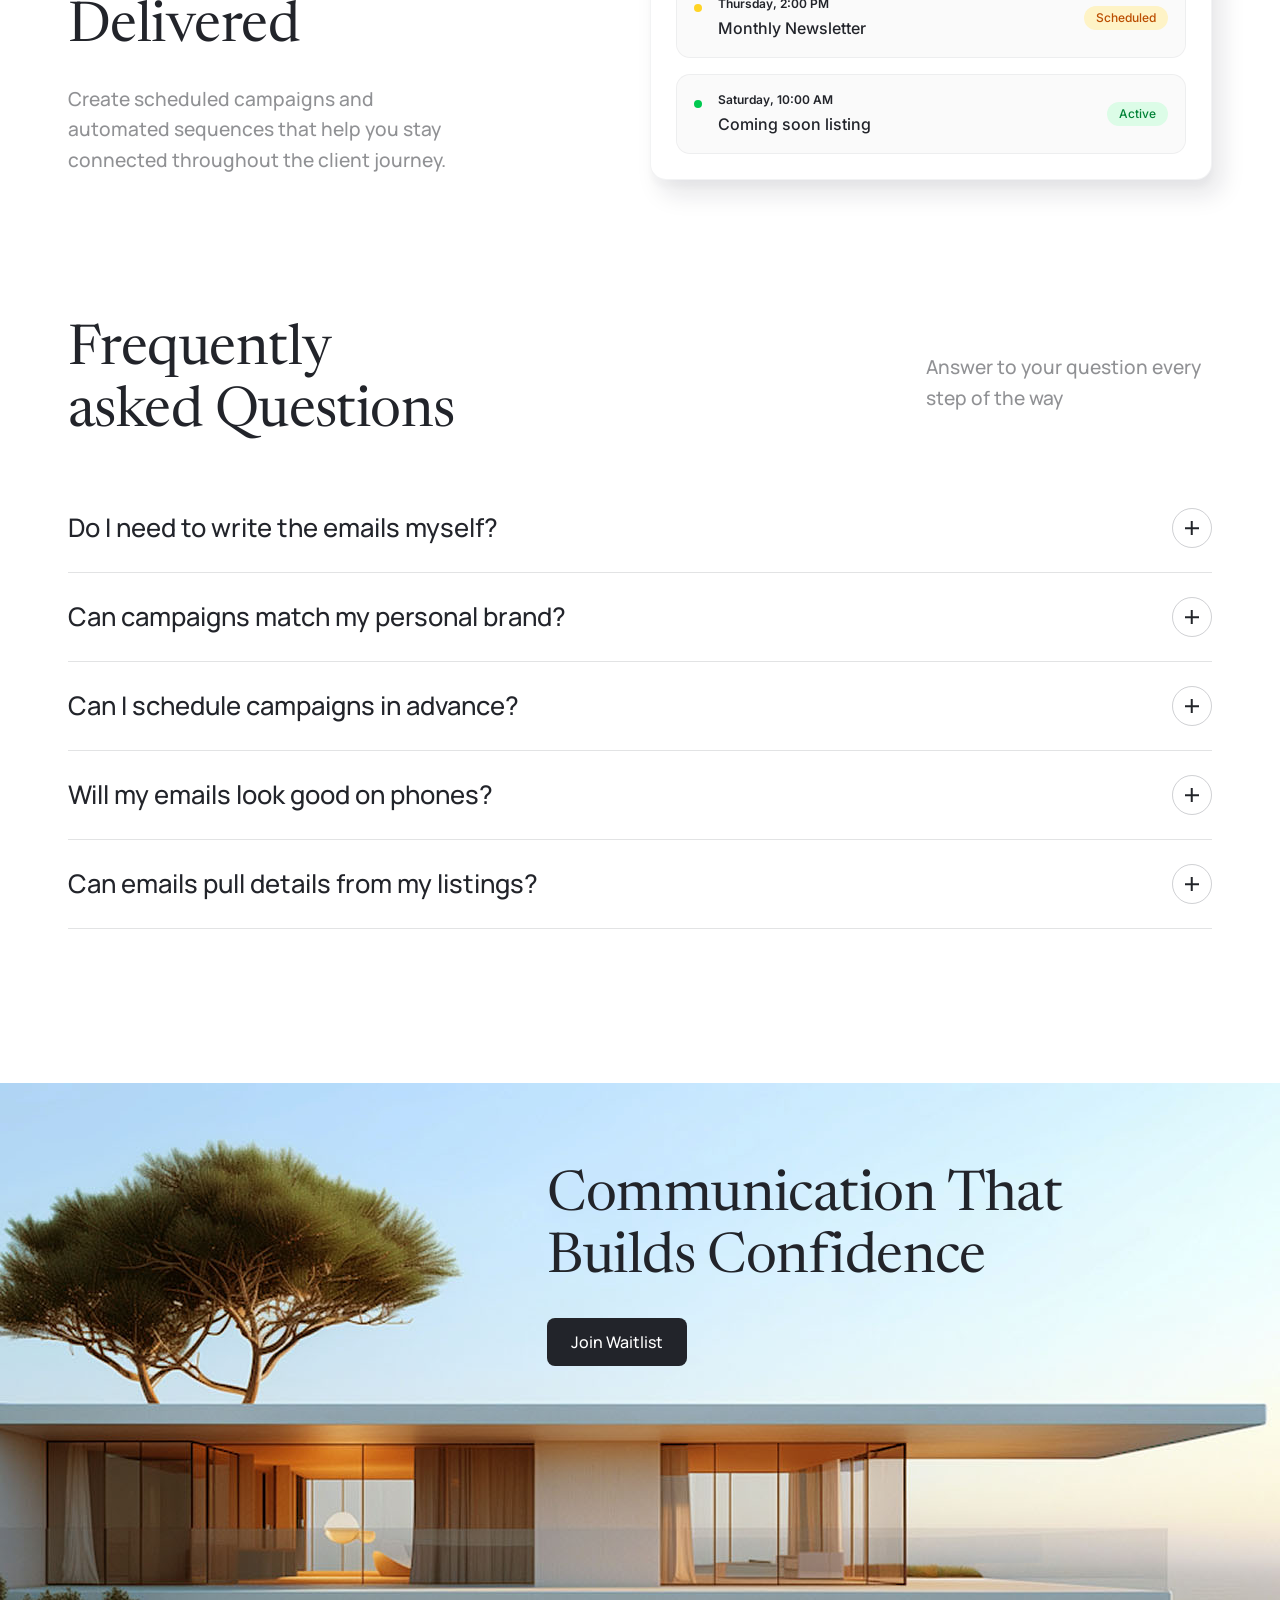
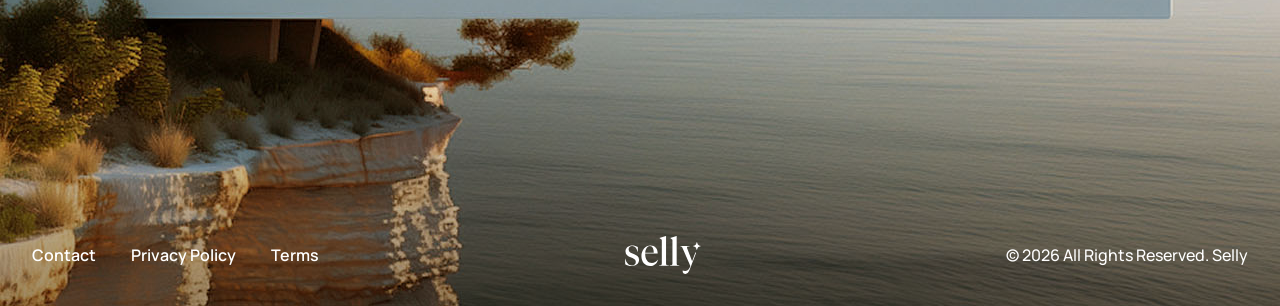
<file: email-marketing.html>
<!DOCTYPE html>
<html lang="en">
<head>
  <meta charset="UTF-8">
  <meta name="viewport" content="width=device-width, initial-scale=1.0">
  <title>Email Campaigns - Selly</title>
  <meta name="description" content="Deliver beautifully designed real estate email campaigns that keep your audience informed, engaged, and connected.">
  <link rel="preconnect" href="https://fonts.googleapis.com">
  <link rel="preconnect" href="https://fonts.gstatic.com" crossorigin>
  <link href="https://fonts.googleapis.com/css2?family=Newsreader:opsz,wght@6..72,300;6..72,400;6..72,500&family=Manrope:wght@500;600&family=Inter:wght@400;500;600;700&display=swap" rel="stylesheet">
  <link rel="stylesheet" href="assets/css/styles.css">
</head>
<body>

  <!-- ============ Navigation ============ -->
  <header class="site-header" id="siteHeader">
    <a class="site-header__logo" href="index.html" aria-label="Selly home">
      <svg width="76" height="38" aria-hidden="true" viewBox="0 0 296.74 147.49" xmlns="http://www.w3.org/2000/svg">
<path fill="currentColor" d="M105.09,104.96c-15.61,0-26.2-13.12-26.2-35.18v-2.36h48.58v-1.18c0-16.63-9.86-29.59-28.27-29.59-19.43,0-35.04,18.25-35.04,42.09,0,21.5,13.26,37.98,34,37.98,15.61,0,26.95-10.14,30.33-23.84l-.58-.3c-5.15,7.95-12.96,12.38-22.82,12.38ZM97.29,39.01c10.74,0,15.01,11.48,15.01,25.9h-33.26c1.32-14.12,7.95-25.9,18.25-25.9Z"/>
<path fill="currentColor" d="M160.26,106.86V0h-.6l-25.6,7.07v.58l9.71,6.19v93.03c0,5.75-2.8,6.33-10.16,6.79v1.62h36.82v-1.62c-7.37-.46-10.16-1.04-10.16-6.79Z"/>
<path fill="currentColor" d="M201.74,106.86V0h-.58l-24.7,7.07v.58l8.79,6.19v93.03c0,5.75-2.8,6.33-10.14,6.79v1.62h36.8v-1.62c-7.37-.46-10.16-1.04-10.16-6.79Z"/>
<path fill="currentColor" d="M262.12,98.34l-19.15-49.62c-.58-1.62-.88-2.94-.88-4.11,0-3.39,3.24-4.57,10.6-5.01v-1.46h-37.1v1.46c5.45,1.04,6.77,2.51,8.98,7.23l30.61,69.62-2.94,7.07c-4.27,9.86-9.86,12.66-17.53,12.66-4.25,0-6.77-.9-9.41-1.62v5.43c1.18,4.57,5.73,7.51,10.44,7.51,8.09,0,12.66-6.17,17.37-18.11l24.03-62.71-1.8-4.62-13.24,36.28Z"/>
<path fill="currentColor" d="M280.66,22.93c-5.28,13.25-2.84,10.81-16.08,16.08,13.25,5.28,10.81,2.84,16.08,16.08,5.28-13.25,2.84-10.81,16.08-16.08-13.25-5.28-10.81-2.84-16.08-16.08Z"/>
<path fill="currentColor" d="M14.13,51.96c0-7.8,5.45-13.25,13.69-13.25,11.48,0,19.58,11.48,21.2,22.67h1.18v-18.55c-6.04-3.83-12.95-6.18-21.64-6.18-14.43,0-26.64,8.69-26.64,22.96,0,26.79,40.33,19.73,40.33,40.04,0,9.57-6.92,14.87-15.31,14.87-12.36,0-22.38-11.19-25.61-26.35H0l.88,21.35c5.74,4.27,15.6,7.21,25.32,7.21,16.63,0,28.85-9.57,28.85-24.29,0-27.53-40.92-19.58-40.92-40.48Z"/>
</svg>
    </a>
    <nav class="site-header__nav" aria-label="Features">
        <a class="site-header__nav-link" href="professional-websites.html">Professional Websites</a>
        <a class="site-header__nav-link" href="email-marketing.html" aria-current="page">Email Campaigns</a>
        <a class="site-header__nav-link" href="social-media.html">Social Media Marketing</a>
        <a class="site-header__nav-link" href="trestle-integration.html">MLS Integration</a>
    </nav>
    <button class="site-header__menu" type="button" id="menuToggle" aria-label="Open menu" aria-expanded="false" aria-controls="navMenu">
      <span class="site-header__menu-bar"></span>
      <span class="site-header__menu-bar"></span>
      <span class="site-header__menu-bar"></span>
    </button>
  </header>

  <!-- ============ Nav Menu Overlay ============ -->
  <nav class="nav-menu" id="navMenu" aria-label="Site menu" aria-hidden="true">
    <ul class="nav-menu__links">
      <li><a class="nav-menu__link nav-menu__link--signin" href="#">Sign in</a></li>
      <li><a class="nav-menu__link" href="professional-websites.html">Professional Websites</a></li>
      <li><a class="nav-menu__link" href="email-marketing.html">Email Campaigns</a></li>
      <li><a class="nav-menu__link" href="social-media.html">Social Media Marketing</a></li>
      <li><a class="nav-menu__link" href="trestle-integration.html">MLS Integration</a></li>
      <li><a class="nav-menu__link" href="contact.html">Contact</a></li>
    </ul>
  </nav>

  <main>
    <!-- ============ Hero ============ -->
    <section class="email-hero" data-nav-flip="810">
      <div class="email-hero__head" data-parallax-text>
        <h1 class="email-hero__title reveal">Conversations That Continue Beyond the Closing</h1>
        <p class="email-hero__copy reveal">Meaningful relationships are built through consistent communication. Deliver beautifully designed email campaigns that keep your audience informed, engaged, and connected.</p>
        <a class="btn reveal" href="index.html#cta">Join Waitlist</a>
      </div>

      <div class="email-hero__cards reveal">
        <img src="assets/images/email-1.jpg" alt="Email campaign template" width="271" height="410" loading="lazy">
        <img src="assets/images/email-2.jpg" alt="Email campaign template" width="271" height="410" loading="lazy">
        <img src="assets/images/email-3.jpg" alt="Email campaign template" width="271" height="410" loading="lazy">
        <img src="assets/images/email-4.jpg" alt="Email campaign template" width="271" height="410" loading="lazy">
      </div>
    </section>

    <!-- ============ Audiences ============ -->
    <section class="audiences">
      <div class="audiences__panel reveal">
        <div class="audiences__text">
          <h2 class="audiences__title">Communication That Builds Lasting Relationships</h2>
          <p class="audiences__copy">Selly helps you communicate with confidence through professionally written and thoughtfully designed campaigns that reflect your brand.</p>
        </div>
        <div class="audiences__tags" aria-label="Campaign audiences">
          <span class="audiences__tag">Buyers</span>
          <span class="audiences__tag">Sellers</span>
          <span class="audiences__tag">Past Clients</span>
        </div>
      </div>
    </section>

    <!-- ============ Feature grid ============ -->
    <section class="benefits">
      <h2 class="benefits__title reveal">Designed for Clarity and Simplicity</h2>
      <p class="benefits__copy reveal">Customize every campaign using an intuitive visual editor.</p>
      <div class="benefits__grid reveal">
        <article class="benefit">
          <span class="benefit__icon" aria-hidden="true">
            <svg viewBox="0 0 24 24" width="24" height="24" fill="none" stroke="currentColor" stroke-width="1.5" stroke-linecap="round" stroke-linejoin="round"><path d="M12 2v20M2 12h20M12 2l-3 3m3-3 3 3M12 22l-3-3m3 3 3-3M2 12l3-3m-3 3 3 3M22 12l-3-3m3 3-3 3"/></svg>
          </span>
          <h3 class="benefit__name">Drag-and-drop editing</h3>
          <p class="benefit__desc">Intuitive interface designed for non-designers.</p>
        </article>
        <article class="benefit">
          <span class="benefit__icon" aria-hidden="true">
            <svg viewBox="0 0 24 24" width="24" height="24" fill="none" stroke="currentColor" stroke-width="1.5" stroke-linecap="round" stroke-linejoin="round"><path d="M12 21a9 9 0 1 1 9-9c0 2-1.5 3-3 3h-2.2a2.3 2.3 0 0 0-1.7 3.8c.5.6.4 2.2-2.1 2.2Z"/><circle cx="7.5" cy="11" r="1"/><circle cx="10.5" cy="7" r="1"/><circle cx="15" cy="7.5" r="1"/></svg>
          </span>
          <h3 class="benefit__name">Personal Branding</h3>
          <p class="benefit__desc">Lock in your brand kit for instant application.</p>
        </article>
        <article class="benefit">
          <span class="benefit__icon" aria-hidden="true">
            <svg viewBox="0 0 24 24" width="24" height="24" fill="none" stroke="currentColor" stroke-width="1.5" stroke-linecap="round" stroke-linejoin="round"><path d="M12 4.5 13.8 9l4.5 1.8-4.5 1.8L12 17l-1.8-4.4L5.7 10.8 10.2 9 12 4.5Z"/><path d="M19 15.5l.9 2.1 2.1.9-2.1.9-.9 2.1-.9-2.1-2.1-.9 2.1-.9.9-2.1Z"/></svg>
          </span>
          <h3 class="benefit__name">AI-assistance writing</h3>
          <p class="benefit__desc">Generate engaging copy that matches your visual.</p>
        </article>
        <article class="benefit">
          <span class="benefit__icon" aria-hidden="true">
            <svg viewBox="0 0 24 24" width="24" height="24" fill="none" stroke="currentColor" stroke-width="1.5" stroke-linecap="round" stroke-linejoin="round"><rect x="3" y="4" width="18" height="16" rx="2"/><circle cx="8.5" cy="9.5" r="1.5"/><path d="m3 17 5-5 4 4 3-3 6 6"/></svg>
          </span>
          <h3 class="benefit__name">Smart image replacement</h3>
          <p class="benefit__desc">Drop new listing photos perfectly into place.</p>
        </article>
        <article class="benefit">
          <span class="benefit__icon" aria-hidden="true">
            <svg viewBox="0 0 24 24" width="24" height="24" fill="none" stroke="currentColor" stroke-width="1.5" stroke-linecap="round" stroke-linejoin="round"><rect x="2" y="4" width="14" height="12" rx="2"/><path d="M6 20h6"/><path d="M9 16v4"/><rect x="17" y="8" width="5" height="12" rx="1.5"/></svg>
          </span>
          <h3 class="benefit__name">Responsive Layouts</h3>
          <p class="benefit__desc">One click formats for Instagram, Facebook, and LinkedIn.</p>
        </article>
        <article class="benefit">
          <span class="benefit__icon" aria-hidden="true">
            <svg viewBox="0 0 24 24" width="24" height="24" fill="none" stroke="currentColor" stroke-width="1.5" stroke-linecap="round" stroke-linejoin="round"><rect x="2" y="7" width="16" height="8" rx="4"/><path d="m15.5 13.5 2 5 1.3-2.2 2.5-.6-5.8-2.2Z" fill="currentColor" stroke="none"/></svg>
          </span>
          <h3 class="benefit__name">Custom call-to-action buttons</h3>
          <p class="benefit__desc">Keep all your logos and headshots securely stored.</p>
        </article>
      </div>
    </section>

    <!-- ============ Occasions ============ -->
    <section class="stages">
      <div class="stages__intro reveal">
        <h2 class="stages__title">Purposefully Designed for Every Occasion</h2>
        <p class="stages__copy">Choose from professionally crafted campaigns designed to support every stage of the client journey.</p>
      </div>
      <div class="stages__marquees reveal">
        <div class="marquee">
          <div class="marquee__track marquee__track--pills">
            <span class="pill">Just Listed</span><span class="pill">Coming Soon</span><span class="pill">Price Improvement</span><span class="pill">Just Rented</span><span class="pill">Under Contract</span><span class="pill">Just Sold</span><span class="pill">For Sale</span><span class="pill">For Rent</span><span class="pill">Open House</span>
            <span class="pill" aria-hidden="true">Just Listed</span><span class="pill" aria-hidden="true">Coming Soon</span><span class="pill" aria-hidden="true">Price Improvement</span><span class="pill" aria-hidden="true">Just Rented</span><span class="pill" aria-hidden="true">Under Contract</span><span class="pill" aria-hidden="true">Just Sold</span><span class="pill" aria-hidden="true">For Sale</span><span class="pill" aria-hidden="true">For Rent</span><span class="pill" aria-hidden="true">Open House</span>
          </div>
        </div>
        <div class="marquee">
          <div class="marquee__track marquee__track--pills marquee__track--reverse">
            <span class="pill">Year-End Messages</span><span class="pill">Appreciation Campaigns</span><span class="pill">Holiday Greetings</span><span class="pill">Market Outlook Emails</span><span class="pill">Seasonal Newsletters</span><span class="pill">Community Updates</span><span class="pill">Home Maintenance Tips</span>
            <span class="pill" aria-hidden="true">Year-End Messages</span><span class="pill" aria-hidden="true">Appreciation Campaigns</span><span class="pill" aria-hidden="true">Holiday Greetings</span><span class="pill" aria-hidden="true">Market Outlook Emails</span><span class="pill" aria-hidden="true">Seasonal Newsletters</span><span class="pill" aria-hidden="true">Community Updates</span><span class="pill" aria-hidden="true">Home Maintenance Tips</span>
          </div>
        </div>
      </div>
    </section>

    <!-- ============ Scheduling ============ -->
    <section class="scheduling">
      <div class="scheduling__panel">
        <div class="scheduling__text reveal">
          <h2 class="scheduling__title">Consistent Communication, Thoughtfully Delivered</h2>
          <p class="scheduling__copy">Create scheduled campaigns and automated sequences that help you stay connected throughout the client journey.</p>
        </div>
        <div class="posts-card reveal" aria-label="Upcoming scheduled campaigns">
          <div class="posts-card__header">
            <h3 class="posts-card__heading">Upcoming Posts</h3>
            <svg viewBox="0 0 20 20" width="20" height="20" fill="none" stroke="currentColor" stroke-width="1.5" stroke-linecap="round" aria-hidden="true"><rect x="3" y="4" width="14" height="13" rx="2"/><path d="M3 8h14M7 2.5V5m6-2.5V5"/></svg>
          </div>
          <div class="posts-card__item">
            <span class="posts-card__dot" aria-hidden="true"></span>
            <div>
              <p class="posts-card__time">Tomorrow, 9:00 AM</p>
              <p class="posts-card__name">Buyer Tips</p>
            </div>
            <span class="posts-card__badge posts-card__badge--active">Active</span>
          </div>
          <div class="posts-card__item">
            <span class="posts-card__dot posts-card__dot--amber" aria-hidden="true"></span>
            <div>
              <p class="posts-card__time">Thursday, 2:00 PM</p>
              <p class="posts-card__name">Monthly Newsletter</p>
            </div>
            <span class="posts-card__badge posts-card__badge--scheduled">Scheduled</span>
          </div>
          <div class="posts-card__item">
            <span class="posts-card__dot" aria-hidden="true"></span>
            <div>
              <p class="posts-card__time">Saturday, 10:00 AM</p>
              <p class="posts-card__name">Coming soon listing</p>
            </div>
            <span class="posts-card__badge posts-card__badge--active">Active</span>
          </div>
        </div>
      </div>
    </section>

    <!-- ============ FAQ ============ -->
    <section class="faq faq--contact">
      <div class="faq__intro reveal">
        <h2 class="faq__title">Frequently<br>asked Questions</h2>
        <p class="faq__copy">Answer to your question every step of the way</p>
      </div>
      <div class="faq__list reveal" id="faqList">
        <div class="faq-item">
          <button class="faq-item__toggle" type="button" aria-expanded="false">
            <span class="faq-item__question">Do I need to write the emails myself?</span>
            <span class="faq-item__icon" aria-hidden="true"></span>
          </button>
          <div class="faq-item__answer"><p>Only if you want to. Every campaign comes professionally written, and the AI assistant can draft or refine copy in your voice — you just review and send.</p></div>
        </div>
        <div class="faq-item">
          <button class="faq-item__toggle" type="button" aria-expanded="false">
            <span class="faq-item__question">Can campaigns match my personal brand?</span>
            <span class="faq-item__icon" aria-hidden="true"></span>
          </button>
          <div class="faq-item__answer"><p>Yes — lock in your brand kit once and your colors, fonts, logo, and headshot apply automatically to every campaign you create.</p></div>
        </div>
        <div class="faq-item">
          <button class="faq-item__toggle" type="button" aria-expanded="false">
            <span class="faq-item__question">Can I schedule campaigns in advance?</span>
            <span class="faq-item__icon" aria-hidden="true"></span>
          </button>
          <div class="faq-item__answer"><p>Absolutely. Build scheduled campaigns and automated sequences — newsletters, holiday greetings, market updates — and they send on time while you focus on clients.</p></div>
        </div>
        <div class="faq-item">
          <button class="faq-item__toggle" type="button" aria-expanded="false">
            <span class="faq-item__question">Will my emails look good on phones?</span>
            <span class="faq-item__icon" aria-hidden="true"></span>
          </button>
          <div class="faq-item__answer"><p>Every template is fully responsive, so your campaigns look polished in every inbox — desktop, tablet, or phone — without any extra work.</p></div>
        </div>
        <div class="faq-item">
          <button class="faq-item__toggle" type="button" aria-expanded="false">
            <span class="faq-item__question">Can emails pull details from my listings?</span>
            <span class="faq-item__icon" aria-hidden="true"></span>
          </button>
          <div class="faq-item__answer"><p>Yes — with the Trestle integration, price, address, photos, and status flow straight into your campaigns, so a "Just Listed" email is ready seconds after the listing is.</p></div>
        </div>
      </div>
    </section>

    <!-- ============ CTA + Footer ============ -->
    <section class="cta" id="cta">
      <img class="cta__image" src="assets/images/cta-house.jpg" alt="" width="1440" height="823" loading="lazy">
      <div class="cta__content reveal">
        <h2 class="cta__title">Communication That Builds Confidence</h2>
        <a class="btn" href="index.html#cta">Join Waitlist</a>
      </div>
      <footer class="footer">
        <nav class="footer__links" aria-label="Legal">
          <a href="contact.html">Contact</a>
          <a href="#">Privacy Policy</a>
          <a href="#">Terms</a>
        </nav>
        <a class="footer__logo" href="index.html" aria-label="Selly home">
          <svg width="76" height="38" aria-hidden="true" viewBox="0 0 296.74 147.49" xmlns="http://www.w3.org/2000/svg">
<path fill="currentColor" d="M105.09,104.96c-15.61,0-26.2-13.12-26.2-35.18v-2.36h48.58v-1.18c0-16.63-9.86-29.59-28.27-29.59-19.43,0-35.04,18.25-35.04,42.09,0,21.5,13.26,37.98,34,37.98,15.61,0,26.95-10.14,30.33-23.84l-.58-.3c-5.15,7.95-12.96,12.38-22.82,12.38ZM97.29,39.01c10.74,0,15.01,11.48,15.01,25.9h-33.26c1.32-14.12,7.95-25.9,18.25-25.9Z"/>
<path fill="currentColor" d="M160.26,106.86V0h-.6l-25.6,7.07v.58l9.71,6.19v93.03c0,5.75-2.8,6.33-10.16,6.79v1.62h36.82v-1.62c-7.37-.46-10.16-1.04-10.16-6.79Z"/>
<path fill="currentColor" d="M201.74,106.86V0h-.58l-24.7,7.07v.58l8.79,6.19v93.03c0,5.75-2.8,6.33-10.14,6.79v1.62h36.8v-1.62c-7.37-.46-10.16-1.04-10.16-6.79Z"/>
<path fill="currentColor" d="M262.12,98.34l-19.15-49.62c-.58-1.62-.88-2.94-.88-4.11,0-3.39,3.24-4.57,10.6-5.01v-1.46h-37.1v1.46c5.45,1.04,6.77,2.51,8.98,7.23l30.61,69.62-2.94,7.07c-4.27,9.86-9.86,12.66-17.53,12.66-4.25,0-6.77-.9-9.41-1.62v5.43c1.18,4.57,5.73,7.51,10.44,7.51,8.09,0,12.66-6.17,17.37-18.11l24.03-62.71-1.8-4.62-13.24,36.28Z"/>
<path fill="currentColor" d="M280.66,22.93c-5.28,13.25-2.84,10.81-16.08,16.08,13.25,5.28,10.81,2.84,16.08,16.08,5.28-13.25,2.84-10.81,16.08-16.08-13.25-5.28-10.81-2.84-16.08-16.08Z"/>
<path fill="currentColor" d="M14.13,51.96c0-7.8,5.45-13.25,13.69-13.25,11.48,0,19.58,11.48,21.2,22.67h1.18v-18.55c-6.04-3.83-12.95-6.18-21.64-6.18-14.43,0-26.64,8.69-26.64,22.96,0,26.79,40.33,19.73,40.33,40.04,0,9.57-6.92,14.87-15.31,14.87-12.36,0-22.38-11.19-25.61-26.35H0l.88,21.35c5.74,4.27,15.6,7.21,25.32,7.21,16.63,0,28.85-9.57,28.85-24.29,0-27.53-40.92-19.58-40.92-40.48Z"/>
</svg>
        </a>
        <p class="footer__copyright">© 2026 All Rights Reserved. Selly</p>
      </footer>
    </section>
  </main>

  <script src="assets/js/lenis.min.js"></script>
  <script src="assets/js/main.js"></script>
</body>
</html>
</file>
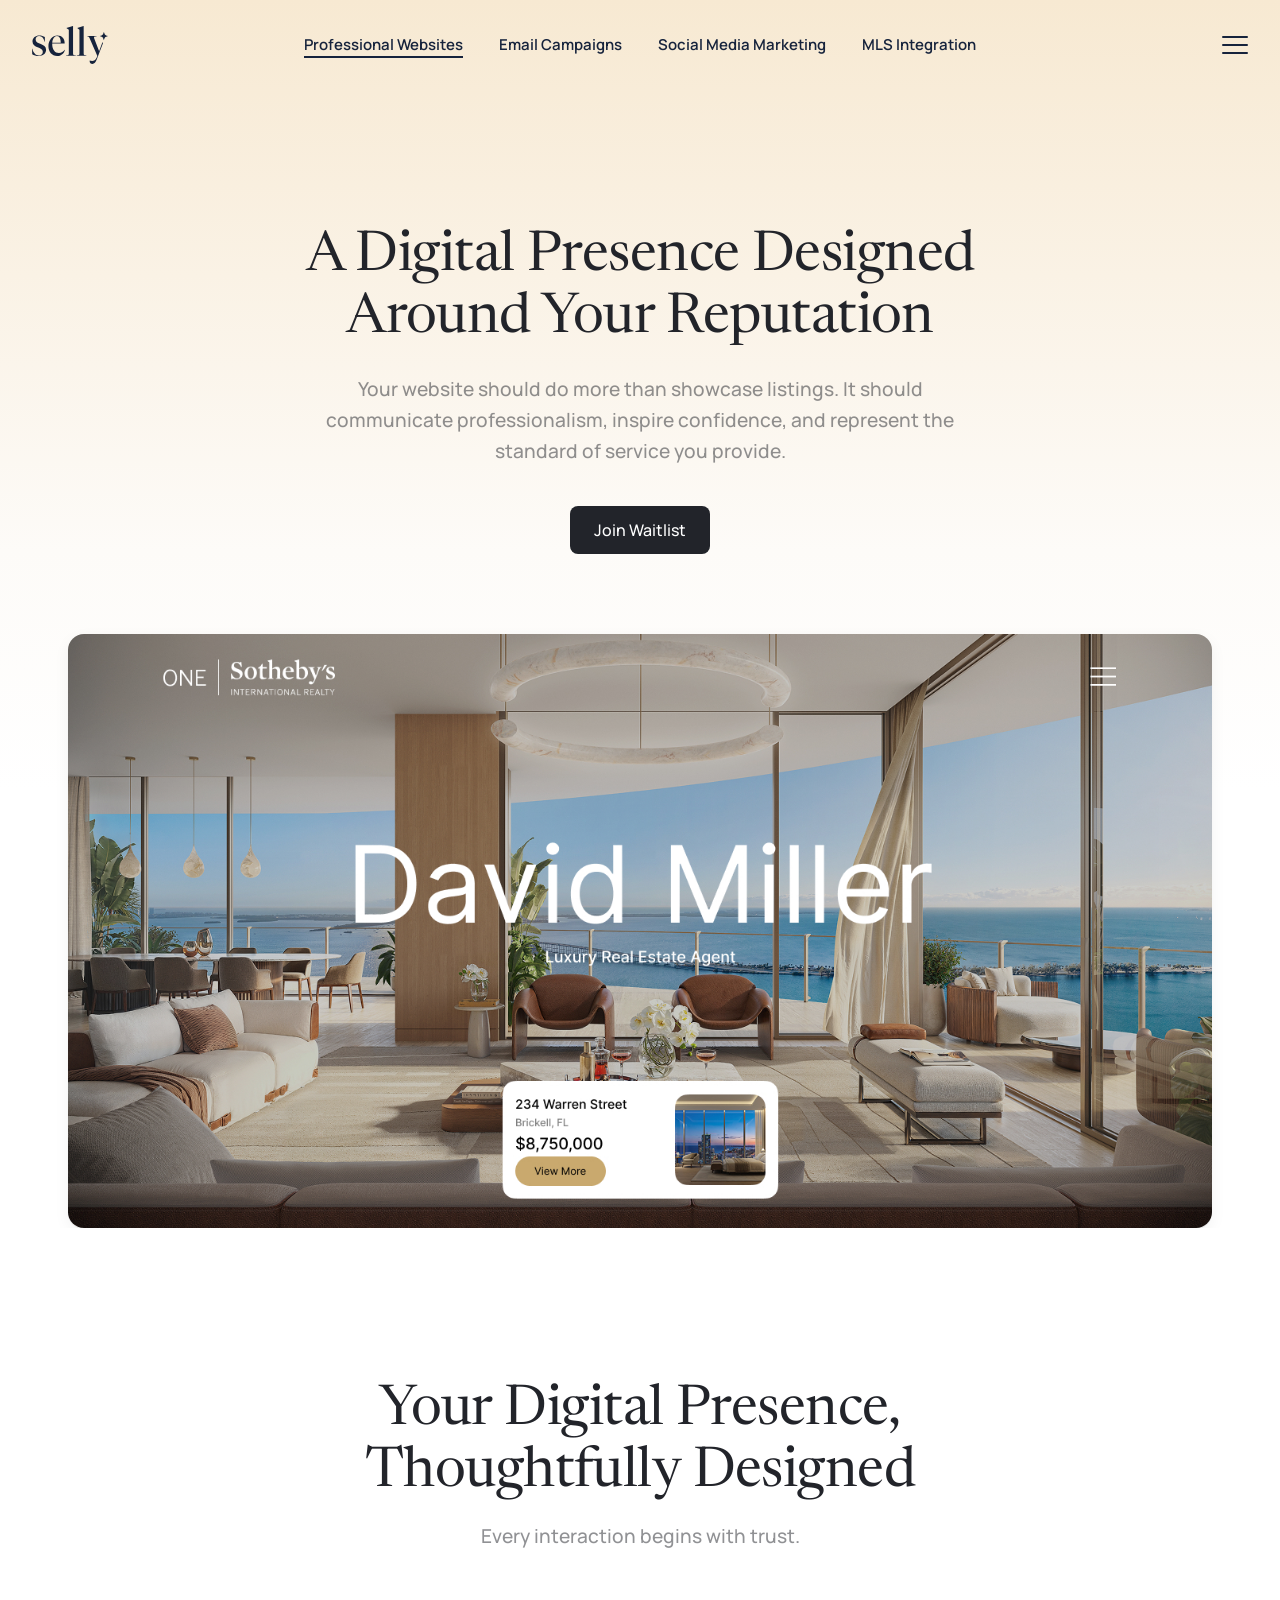
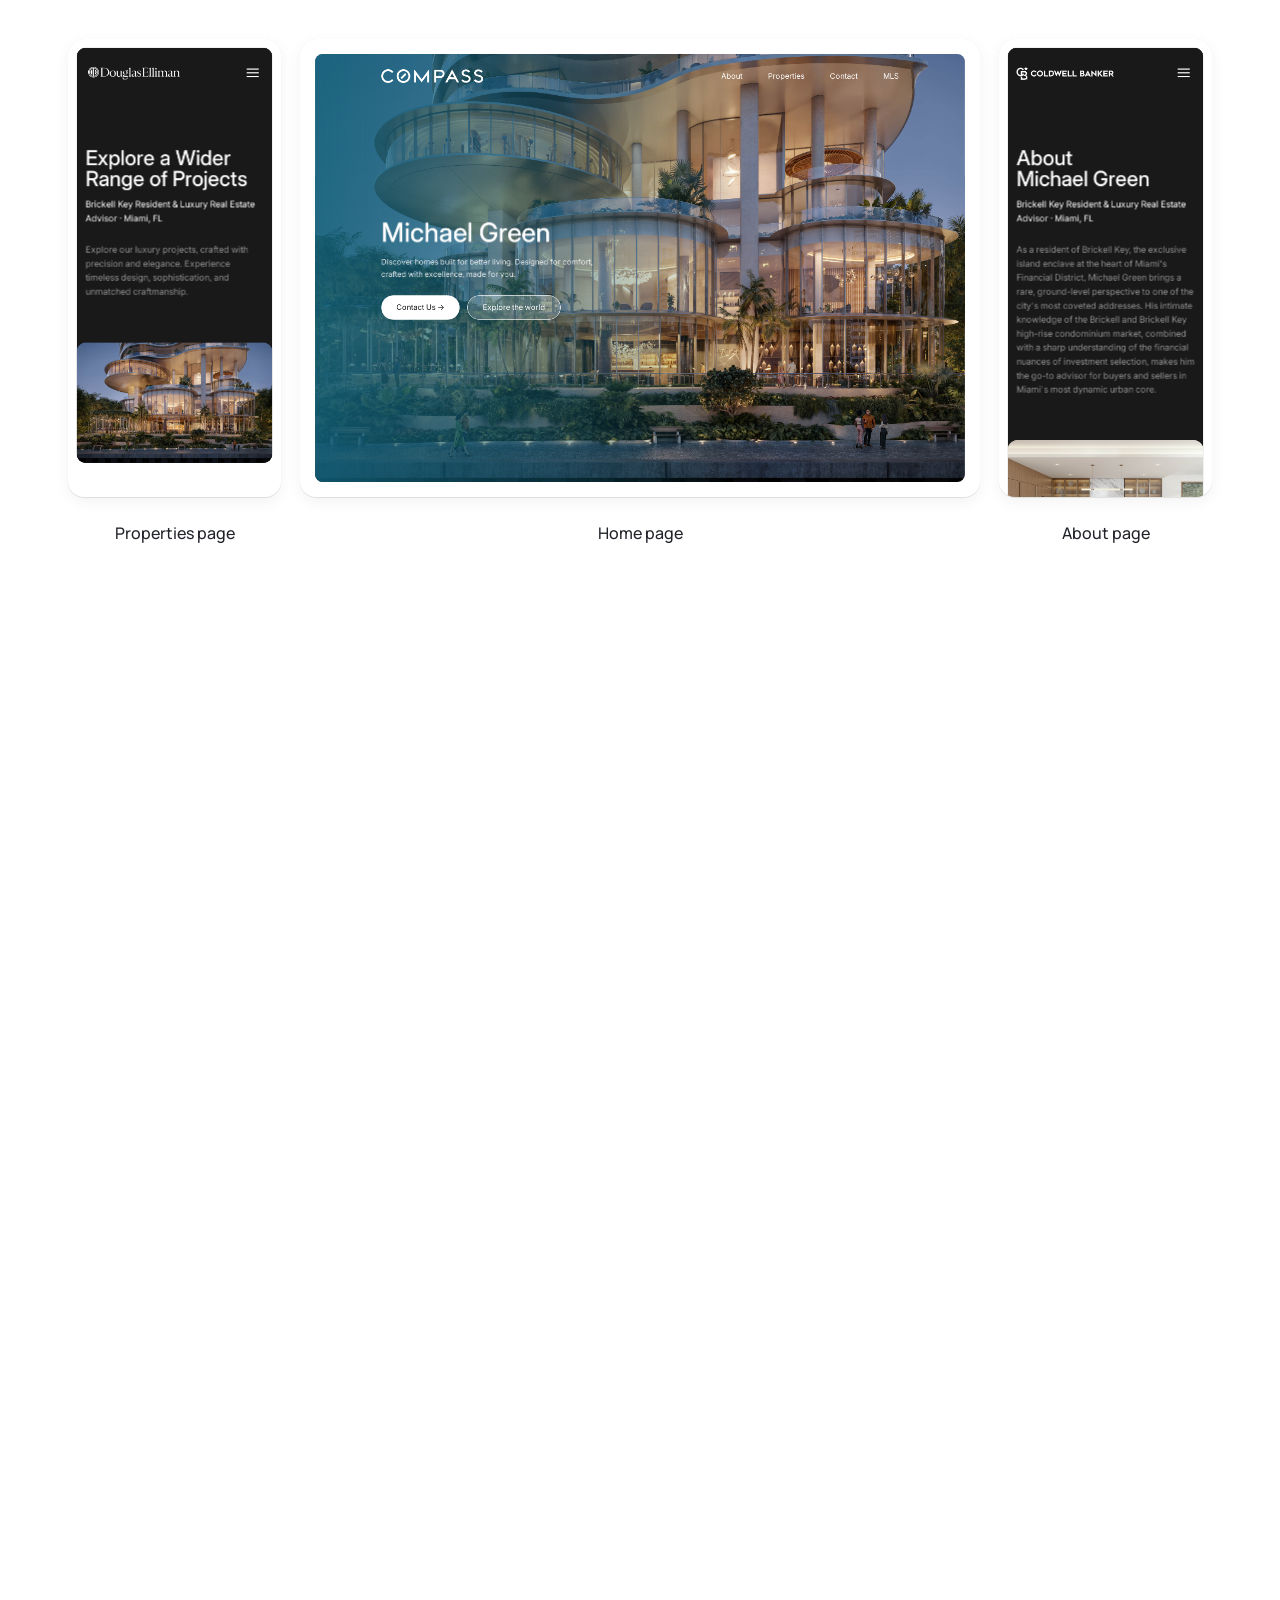
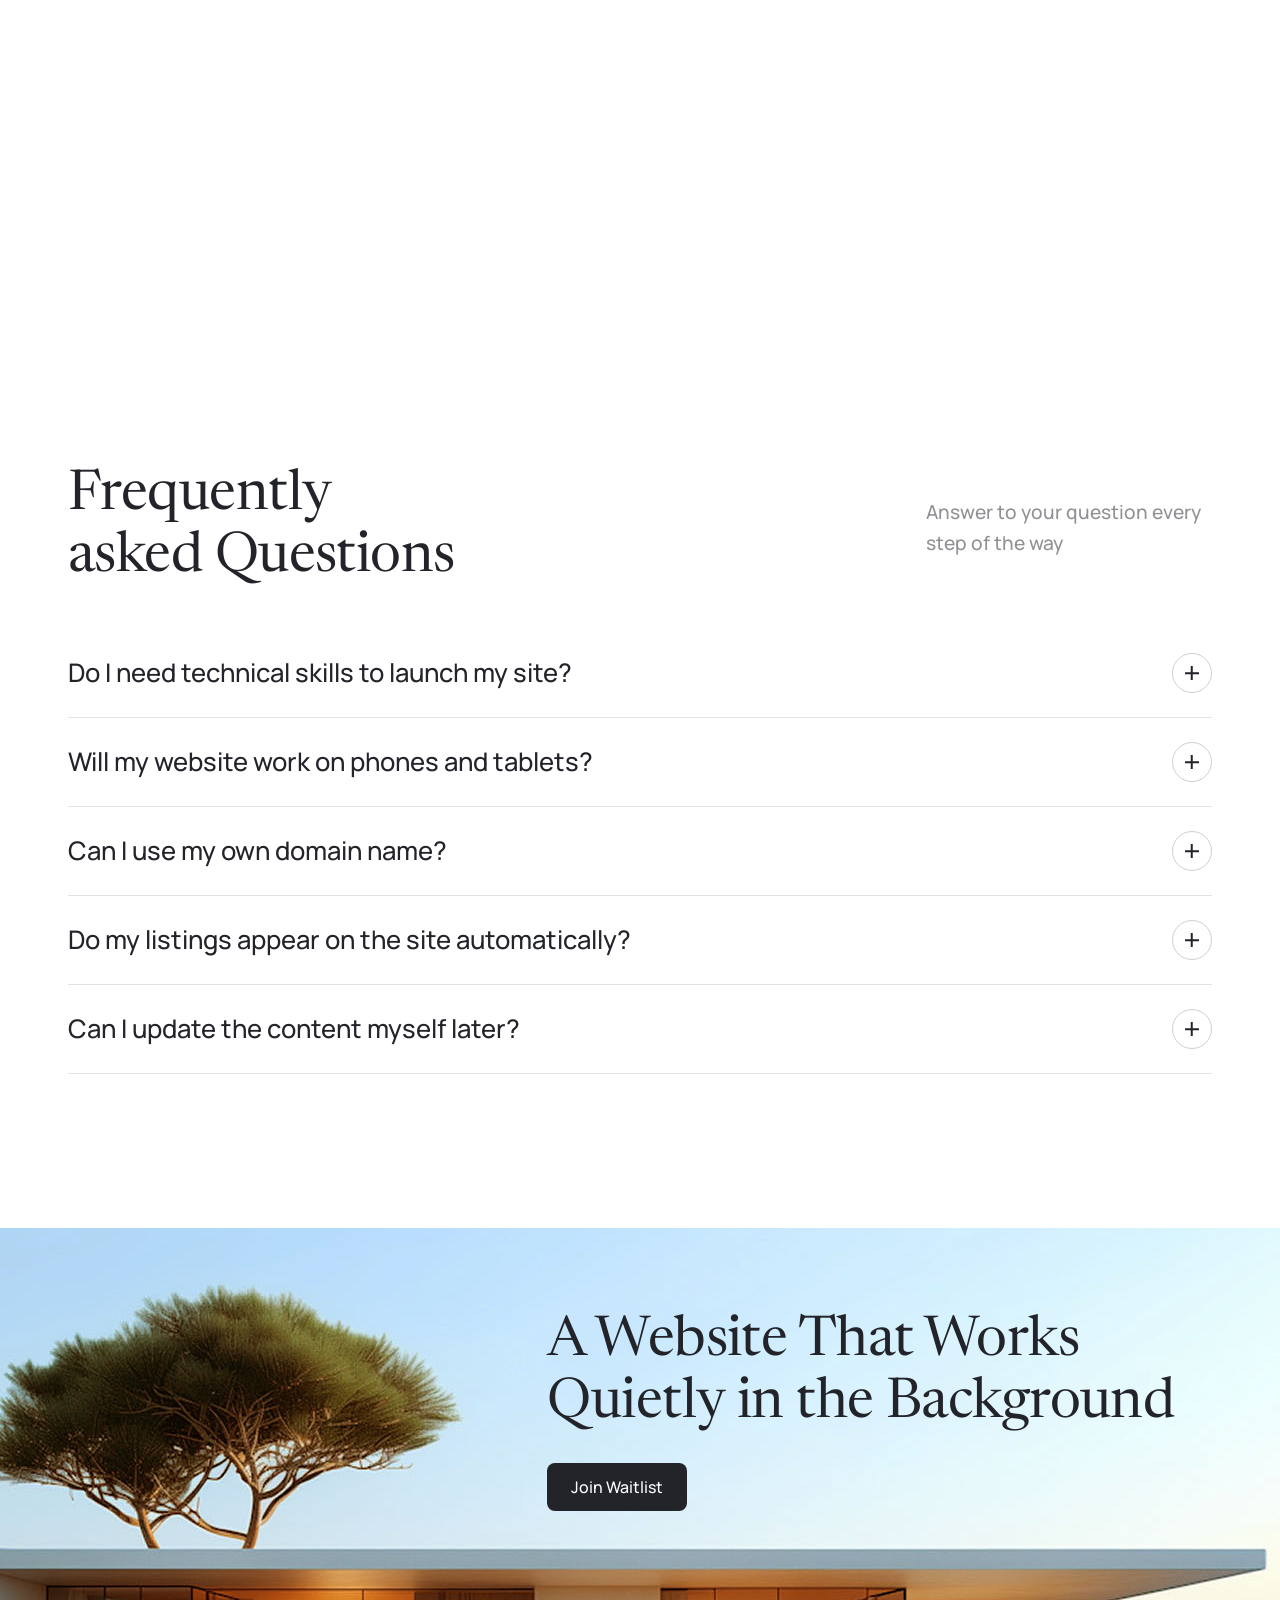
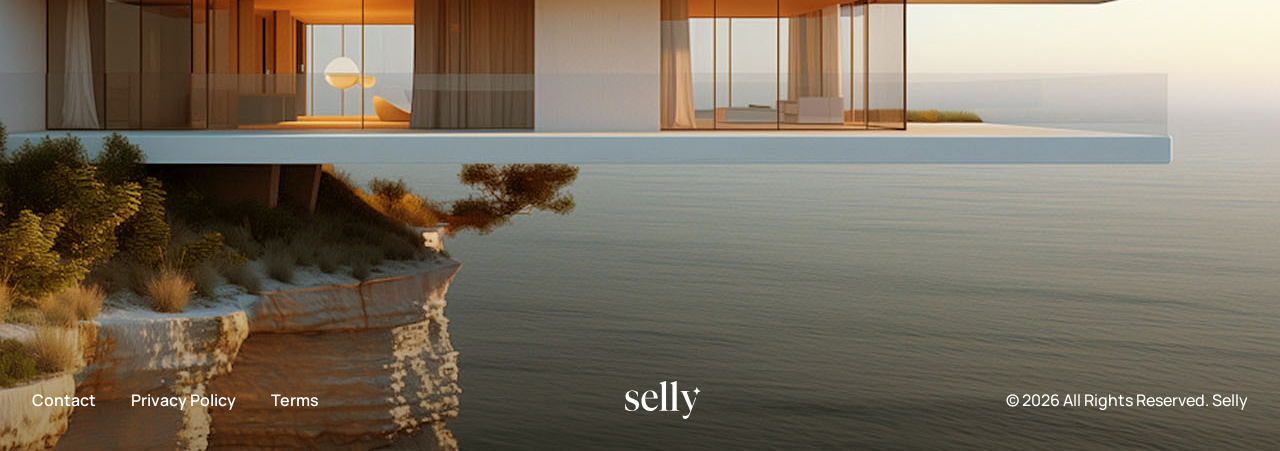
<file: professional-websites.html>
<!DOCTYPE html>
<html lang="en">
<head>
  <meta charset="UTF-8">
  <meta name="viewport" content="width=device-width, initial-scale=1.0">
  <title>Professional Websites - Selly</title>
  <meta name="description" content="A professional real estate website designed around your reputation — responsive, fast, and built to turn visits into conversations.">
  <link rel="preconnect" href="https://fonts.googleapis.com">
  <link rel="preconnect" href="https://fonts.gstatic.com" crossorigin>
  <link href="https://fonts.googleapis.com/css2?family=Newsreader:opsz,wght@6..72,300;6..72,400;6..72,500&family=Manrope:wght@500;600&family=Inter:wght@400;500;600;700&display=swap" rel="stylesheet">
  <link rel="stylesheet" href="assets/css/styles.css">
</head>
<body>

  <!-- ============ Navigation ============ -->
  <header class="site-header" id="siteHeader">
    <a class="site-header__logo" href="index.html" aria-label="Selly home">
      <svg width="76" height="38" aria-hidden="true" viewBox="0 0 296.74 147.49" xmlns="http://www.w3.org/2000/svg">
<path fill="currentColor" d="M105.09,104.96c-15.61,0-26.2-13.12-26.2-35.18v-2.36h48.58v-1.18c0-16.63-9.86-29.59-28.27-29.59-19.43,0-35.04,18.25-35.04,42.09,0,21.5,13.26,37.98,34,37.98,15.61,0,26.95-10.14,30.33-23.84l-.58-.3c-5.15,7.95-12.96,12.38-22.82,12.38ZM97.29,39.01c10.74,0,15.01,11.48,15.01,25.9h-33.26c1.32-14.12,7.95-25.9,18.25-25.9Z"/>
<path fill="currentColor" d="M160.26,106.86V0h-.6l-25.6,7.07v.58l9.71,6.19v93.03c0,5.75-2.8,6.33-10.16,6.79v1.62h36.82v-1.62c-7.37-.46-10.16-1.04-10.16-6.79Z"/>
<path fill="currentColor" d="M201.74,106.86V0h-.58l-24.7,7.07v.58l8.79,6.19v93.03c0,5.75-2.8,6.33-10.14,6.79v1.62h36.8v-1.62c-7.37-.46-10.16-1.04-10.16-6.79Z"/>
<path fill="currentColor" d="M262.12,98.34l-19.15-49.62c-.58-1.62-.88-2.94-.88-4.11,0-3.39,3.24-4.57,10.6-5.01v-1.46h-37.1v1.46c5.45,1.04,6.77,2.51,8.98,7.23l30.61,69.62-2.94,7.07c-4.27,9.86-9.86,12.66-17.53,12.66-4.25,0-6.77-.9-9.41-1.62v5.43c1.18,4.57,5.73,7.51,10.44,7.51,8.09,0,12.66-6.17,17.37-18.11l24.03-62.71-1.8-4.62-13.24,36.28Z"/>
<path fill="currentColor" d="M280.66,22.93c-5.28,13.25-2.84,10.81-16.08,16.08,13.25,5.28,10.81,2.84,16.08,16.08,5.28-13.25,2.84-10.81,16.08-16.08-13.25-5.28-10.81-2.84-16.08-16.08Z"/>
<path fill="currentColor" d="M14.13,51.96c0-7.8,5.45-13.25,13.69-13.25,11.48,0,19.58,11.48,21.2,22.67h1.18v-18.55c-6.04-3.83-12.95-6.18-21.64-6.18-14.43,0-26.64,8.69-26.64,22.96,0,26.79,40.33,19.73,40.33,40.04,0,9.57-6.92,14.87-15.31,14.87-12.36,0-22.38-11.19-25.61-26.35H0l.88,21.35c5.74,4.27,15.6,7.21,25.32,7.21,16.63,0,28.85-9.57,28.85-24.29,0-27.53-40.92-19.58-40.92-40.48Z"/>
</svg>
    </a>
    <nav class="site-header__nav" aria-label="Features">
        <a class="site-header__nav-link" href="professional-websites.html" aria-current="page">Professional Websites</a>
        <a class="site-header__nav-link" href="email-marketing.html">Email Campaigns</a>
        <a class="site-header__nav-link" href="social-media.html">Social Media Marketing</a>
        <a class="site-header__nav-link" href="trestle-integration.html">MLS Integration</a>
    </nav>
    <button class="site-header__menu" type="button" id="menuToggle" aria-label="Open menu" aria-expanded="false" aria-controls="navMenu">
      <span class="site-header__menu-bar"></span>
      <span class="site-header__menu-bar"></span>
      <span class="site-header__menu-bar"></span>
    </button>
  </header>

  <!-- ============ Nav Menu Overlay ============ -->
  <nav class="nav-menu" id="navMenu" aria-label="Site menu" aria-hidden="true">
    <ul class="nav-menu__links">
      <li><a class="nav-menu__link nav-menu__link--signin" href="#">Sign in</a></li>
      <li><a class="nav-menu__link" href="professional-websites.html">Professional Websites</a></li>
      <li><a class="nav-menu__link" href="email-marketing.html">Email Campaigns</a></li>
      <li><a class="nav-menu__link" href="social-media.html">Social Media Marketing</a></li>
      <li><a class="nav-menu__link" href="trestle-integration.html">MLS Integration</a></li>
      <li><a class="nav-menu__link" href="contact.html">Contact</a></li>
    </ul>
  </nav>

  <main>
    <!-- ============ Hero ============ -->
    <section class="website-hero" data-nav-flip="810">
      <div class="website-hero__head" data-parallax-text>
        <h1 class="website-hero__title reveal">A Digital Presence Designed Around Your Reputation</h1>
        <p class="website-hero__copy reveal">Your website should do more than showcase listings. It should communicate professionalism, inspire confidence, and represent the standard of service you provide.</p>
        <a class="btn reveal" href="index.html#cta">Join Waitlist</a>
      </div>
      <img class="website-hero__shot reveal" src="assets/images/website-hero.jpg" alt="Agent website shown on a large screen" width="1143" height="593">
    </section>

    <!-- ============ Template showcase ============ -->
    <section class="showcase">
      <h2 class="showcase__title reveal">Your Digital Presence, Thoughtfully Designed</h2>
      <p class="showcase__copy reveal">Every interaction begins with trust.</p>

      <div class="showcase__stage reveal" data-showcase>
        <div class="tpl">
          <div class="tpl__card">
            <iframe class="tpl__frame tpl__frame--mobile is-active" data-viewport="mobile" src="templates/ray/properties.html" title="Template properties page — mobile preview" loading="lazy" scrolling="yes" tabindex="-1"></iframe>
            <iframe class="tpl__frame tpl__frame--desktop" data-viewport="desktop" src="templates/ray/properties.html" title="Template properties page — desktop preview" loading="lazy" scrolling="yes" tabindex="-1"></iframe>
            <span class="tpl__touch" aria-hidden="true"></span>
            <button class="tpl__expand" type="button" aria-label="Expand properties page to desktop view"></button>
          </div>
          <p class="tpl__label">Properties page</p>
        </div>
        <div class="tpl is-desktop">
          <div class="tpl__card">
            <iframe class="tpl__frame tpl__frame--mobile" data-viewport="mobile" src="templates/ray/index.html" title="Template home page — mobile preview" loading="lazy" scrolling="yes" tabindex="-1"></iframe>
            <iframe class="tpl__frame tpl__frame--desktop is-active" data-viewport="desktop" src="templates/ray/index.html" title="Template home page — desktop preview" loading="lazy" scrolling="yes" tabindex="-1"></iframe>
            <span class="tpl__touch" aria-hidden="true"></span>
            <button class="tpl__expand" type="button" aria-label="Expand home page to desktop view"></button>
          </div>
          <p class="tpl__label">Home page</p>
        </div>
        <div class="tpl">
          <div class="tpl__card">
            <iframe class="tpl__frame tpl__frame--mobile is-active" data-viewport="mobile" src="templates/ray/about.html" title="Template about page — mobile preview" loading="lazy" scrolling="yes" tabindex="-1"></iframe>
            <iframe class="tpl__frame tpl__frame--desktop" data-viewport="desktop" src="templates/ray/about.html" title="Template about page — desktop preview" loading="lazy" scrolling="yes" tabindex="-1"></iframe>
            <span class="tpl__touch" aria-hidden="true"></span>
            <button class="tpl__expand" type="button" aria-label="Expand about page to desktop view"></button>
          </div>
          <p class="tpl__label">About page</p>
        </div>
      </div>
    </section>

    <!-- ============ Pages marquee ============ -->
    <section class="stages">
      <div class="stages__intro reveal">
        <h2 class="stages__title">Everything Your Business Needs</h2>
        <p class="stages__copy">Designed to present your brand with clarity and confidence.</p>
      </div>
      <div class="stages__marquees reveal">
        <div class="marquee">
          <div class="marquee__track marquee__track--pills">
            <span class="pill">Lead Capture</span><span class="pill">Home Page</span><span class="pill">Property Search</span><span class="pill">Featured Listings</span><span class="pill">About the agent</span><span class="pill">Neighborhood Pages</span><span class="pill">Testimonials</span><span class="pill">Contact Forms</span><span class="pill">Blog</span>
            <span class="pill" aria-hidden="true">Lead Capture</span><span class="pill" aria-hidden="true">Home Page</span><span class="pill" aria-hidden="true">Property Search</span><span class="pill" aria-hidden="true">Featured Listings</span><span class="pill" aria-hidden="true">About the agent</span><span class="pill" aria-hidden="true">Neighborhood Pages</span><span class="pill" aria-hidden="true">Testimonials</span><span class="pill" aria-hidden="true">Contact Forms</span><span class="pill" aria-hidden="true">Blog</span>
          </div>
        </div>
        <div class="marquee">
          <div class="marquee__track marquee__track--pills marquee__track--reverse">
            <span class="pill">Lead Capture</span><span class="pill">Home Page</span><span class="pill">Property Search</span><span class="pill">Featured Listings</span><span class="pill">About the agent</span><span class="pill">Neighborhood Pages</span><span class="pill">Testimonials</span><span class="pill">Contact Forms</span><span class="pill">Blog</span>
            <span class="pill" aria-hidden="true">Lead Capture</span><span class="pill" aria-hidden="true">Home Page</span><span class="pill" aria-hidden="true">Property Search</span><span class="pill" aria-hidden="true">Featured Listings</span><span class="pill" aria-hidden="true">About the agent</span><span class="pill" aria-hidden="true">Neighborhood Pages</span><span class="pill" aria-hidden="true">Testimonials</span><span class="pill" aria-hidden="true">Contact Forms</span><span class="pill" aria-hidden="true">Blog</span>
          </div>
        </div>
      </div>
    </section>

    <!-- ============ Benefits ============ -->
    <section class="benefits">
      <h2 class="benefits__title reveal">Designed Around Your Business Goals</h2>
      <p class="benefits__copy reveal">Every page is structured to create meaningful opportunities for engagement.</p>
      <div class="benefits__grid reveal">
        <article class="benefit">
          <span class="benefit__icon" aria-hidden="true">
            <svg viewBox="0 0 24 24" width="24" height="24" fill="none" stroke="currentColor" stroke-width="1.5" stroke-linecap="round" stroke-linejoin="round"><rect x="7" y="2" width="10" height="20" rx="2.5"/><path d="M11 18.5h2"/></svg>
          </span>
          <h3 class="benefit__name">Mobile-first experience</h3>
          <p class="benefit__desc">Beautiful, responsive designs that look exceptional on every device.</p>
        </article>
        <article class="benefit">
          <span class="benefit__icon" aria-hidden="true">
            <svg viewBox="0 0 24 24" width="24" height="24" fill="none" stroke="currentColor" stroke-width="1.5" stroke-linecap="round" stroke-linejoin="round"><path d="M13 2 4.5 13.5H11L9.5 22 19 10h-6.5L13 2Z"/></svg>
          </span>
          <h3 class="benefit__name">Fast loading performance</h3>
          <p class="benefit__desc">Optimized for speed, delivering a smooth experience from the first interaction.</p>
        </article>
        <article class="benefit">
          <span class="benefit__icon" aria-hidden="true">
            <svg viewBox="0 0 24 24" width="24" height="24" fill="none" stroke="currentColor" stroke-width="1.5" stroke-linecap="round" stroke-linejoin="round"><path d="M12 4.5 13.8 9l4.5 1.8-4.5 1.8L12 17l-1.8-4.4L5.7 10.8 10.2 9 12 4.5Z"/><path d="M19 15.5l.9 2.1 2.1.9-2.1.9-.9 2.1-.9-2.1-2.1-.9 2.1-.9.9-2.1Z"/></svg>
          </span>
          <h3 class="benefit__name">AI Content Assistance</h3>
          <p class="benefit__desc">Generate thoughtful, on-brand copy tailored to every listing and campaign.</p>
        </article>
        <article class="benefit">
          <span class="benefit__icon" aria-hidden="true">
            <svg viewBox="0 0 24 24" width="24" height="24" fill="none" stroke="currentColor" stroke-width="1.5" stroke-linecap="round" stroke-linejoin="round"><path d="M3 12h5l2 3h4l2-3h5"/><path d="M5 5h14a2 2 0 0 1 2 2v10a2 2 0 0 1-2 2H5a2 2 0 0 1-2-2V7a2 2 0 0 1 2-2Z"/></svg>
          </span>
          <h3 class="benefit__name">Integrated lead forms</h3>
          <p class="benefit__desc">Capture inquiries effortlessly and turn interest into meaningful conversations.</p>
        </article>
        <article class="benefit">
          <span class="benefit__icon" aria-hidden="true">
            <svg viewBox="0 0 24 24" width="24" height="24" fill="none" stroke="currentColor" stroke-width="1.5" stroke-linecap="round" stroke-linejoin="round"><path d="M12 21a9 9 0 1 1 9-9c0 2-1.5 3-3 3h-2.2a2.3 2.3 0 0 0-1.7 3.8c.5.6.4 2.2-2.1 2.2Z"/><circle cx="7.5" cy="11" r="1"/><circle cx="10.5" cy="7" r="1"/><circle cx="15" cy="7.5" r="1"/></svg>
          </span>
          <h3 class="benefit__name">Custom branding</h3>
          <p class="benefit__desc">Apply your colors, typography, and visual identity consistently across every design.</p>
        </article>
        <article class="benefit">
          <span class="benefit__icon" aria-hidden="true">
            <svg viewBox="0 0 24 24" width="24" height="24" fill="none" stroke="currentColor" stroke-width="1.5" stroke-linecap="round" stroke-linejoin="round"><rect x="3" y="3" width="18" height="18" rx="2"/><path d="M3 9h18M9 21V9"/></svg>
          </span>
          <h3 class="benefit__name">Easy content management</h3>
          <p class="benefit__desc">Update listings, assets, and marketing content through a streamlined workspace.</p>
        </article>
      </div>
    </section>

    <!-- ============ FAQ ============ -->
    <section class="faq faq--contact">
      <div class="faq__intro reveal">
        <h2 class="faq__title">Frequently<br>asked Questions</h2>
        <p class="faq__copy">Answer to your question every step of the way</p>
      </div>
      <div class="faq__list reveal" id="faqList">
        <div class="faq-item">
          <button class="faq-item__toggle" type="button" aria-expanded="false">
            <span class="faq-item__question">Do I need technical skills to launch my site?</span>
            <span class="faq-item__icon" aria-hidden="true"></span>
          </button>
          <div class="faq-item__answer"><p>None at all. Pick a template, add your name, photo, and brand colors, and your site is live — no code, no hosting setup, no maintenance.</p></div>
        </div>
        <div class="faq-item">
          <button class="faq-item__toggle" type="button" aria-expanded="false">
            <span class="faq-item__question">Will my website work on phones and tablets?</span>
            <span class="faq-item__icon" aria-hidden="true"></span>
          </button>
          <div class="faq-item__answer"><p>Every template is built mobile-first and adapts fluidly to any screen — try the live preview above to see the same pages in mobile and desktop views.</p></div>
        </div>
        <div class="faq-item">
          <button class="faq-item__toggle" type="button" aria-expanded="false">
            <span class="faq-item__question">Can I use my own domain name?</span>
            <span class="faq-item__icon" aria-hidden="true"></span>
          </button>
          <div class="faq-item__answer"><p>Yes — connect a domain you already own or register a new one, and your site publishes under your name with SSL included.</p></div>
        </div>
        <div class="faq-item">
          <button class="faq-item__toggle" type="button" aria-expanded="false">
            <span class="faq-item__question">Do my listings appear on the site automatically?</span>
            <span class="faq-item__icon" aria-hidden="true"></span>
          </button>
          <div class="faq-item__answer"><p>With the Trestle integration, price, photos, and status flow straight from your MLS to your website — new listings appear without you lifting a finger.</p></div>
        </div>
        <div class="faq-item">
          <button class="faq-item__toggle" type="button" aria-expanded="false">
            <span class="faq-item__question">Can I update the content myself later?</span>
            <span class="faq-item__icon" aria-hidden="true"></span>
          </button>
          <div class="faq-item__answer"><p>Absolutely. Text, photos, testimonials, and pages are all editable from a streamlined workspace — changes publish instantly.</p></div>
        </div>
      </div>
    </section>

    <!-- ============ CTA + Footer ============ -->
    <section class="cta cta--wide" id="cta">
      <img class="cta__image" src="assets/images/cta-house.jpg" alt="" width="1440" height="823" loading="lazy">
      <div class="cta__content reveal">
        <h2 class="cta__title">A Website That Works<br>Quietly in the Background</h2>
        <a class="btn" href="index.html#cta">Join Waitlist</a>
      </div>
      <footer class="footer">
        <nav class="footer__links" aria-label="Legal">
          <a href="contact.html">Contact</a>
          <a href="#">Privacy Policy</a>
          <a href="#">Terms</a>
        </nav>
        <a class="footer__logo" href="index.html" aria-label="Selly home">
          <svg width="76" height="38" aria-hidden="true" viewBox="0 0 296.74 147.49" xmlns="http://www.w3.org/2000/svg">
<path fill="currentColor" d="M105.09,104.96c-15.61,0-26.2-13.12-26.2-35.18v-2.36h48.58v-1.18c0-16.63-9.86-29.59-28.27-29.59-19.43,0-35.04,18.25-35.04,42.09,0,21.5,13.26,37.98,34,37.98,15.61,0,26.95-10.14,30.33-23.84l-.58-.3c-5.15,7.95-12.96,12.38-22.82,12.38ZM97.29,39.01c10.74,0,15.01,11.48,15.01,25.9h-33.26c1.32-14.12,7.95-25.9,18.25-25.9Z"/>
<path fill="currentColor" d="M160.26,106.86V0h-.6l-25.6,7.07v.58l9.71,6.19v93.03c0,5.75-2.8,6.33-10.16,6.79v1.62h36.82v-1.62c-7.37-.46-10.16-1.04-10.16-6.79Z"/>
<path fill="currentColor" d="M201.74,106.86V0h-.58l-24.7,7.07v.58l8.79,6.19v93.03c0,5.75-2.8,6.33-10.14,6.79v1.62h36.8v-1.62c-7.37-.46-10.16-1.04-10.16-6.79Z"/>
<path fill="currentColor" d="M262.12,98.34l-19.15-49.62c-.58-1.62-.88-2.94-.88-4.11,0-3.39,3.24-4.57,10.6-5.01v-1.46h-37.1v1.46c5.45,1.04,6.77,2.51,8.98,7.23l30.61,69.62-2.94,7.07c-4.27,9.86-9.86,12.66-17.53,12.66-4.25,0-6.77-.9-9.41-1.62v5.43c1.18,4.57,5.73,7.51,10.44,7.51,8.09,0,12.66-6.17,17.37-18.11l24.03-62.71-1.8-4.62-13.24,36.28Z"/>
<path fill="currentColor" d="M280.66,22.93c-5.28,13.25-2.84,10.81-16.08,16.08,13.25,5.28,10.81,2.84,16.08,16.08,5.28-13.25,2.84-10.81,16.08-16.08-13.25-5.28-10.81-2.84-16.08-16.08Z"/>
<path fill="currentColor" d="M14.13,51.96c0-7.8,5.45-13.25,13.69-13.25,11.48,0,19.58,11.48,21.2,22.67h1.18v-18.55c-6.04-3.83-12.95-6.18-21.64-6.18-14.43,0-26.64,8.69-26.64,22.96,0,26.79,40.33,19.73,40.33,40.04,0,9.57-6.92,14.87-15.31,14.87-12.36,0-22.38-11.19-25.61-26.35H0l.88,21.35c5.74,4.27,15.6,7.21,25.32,7.21,16.63,0,28.85-9.57,28.85-24.29,0-27.53-40.92-19.58-40.92-40.48Z"/>
</svg>
        </a>
        <p class="footer__copyright">© 2026 All Rights Reserved. Selly</p>
      </footer>
    </section>
  </main>

  <script src="assets/js/lenis.min.js"></script>
  <script src="assets/js/main.js"></script>
</body>
</html>
</file>
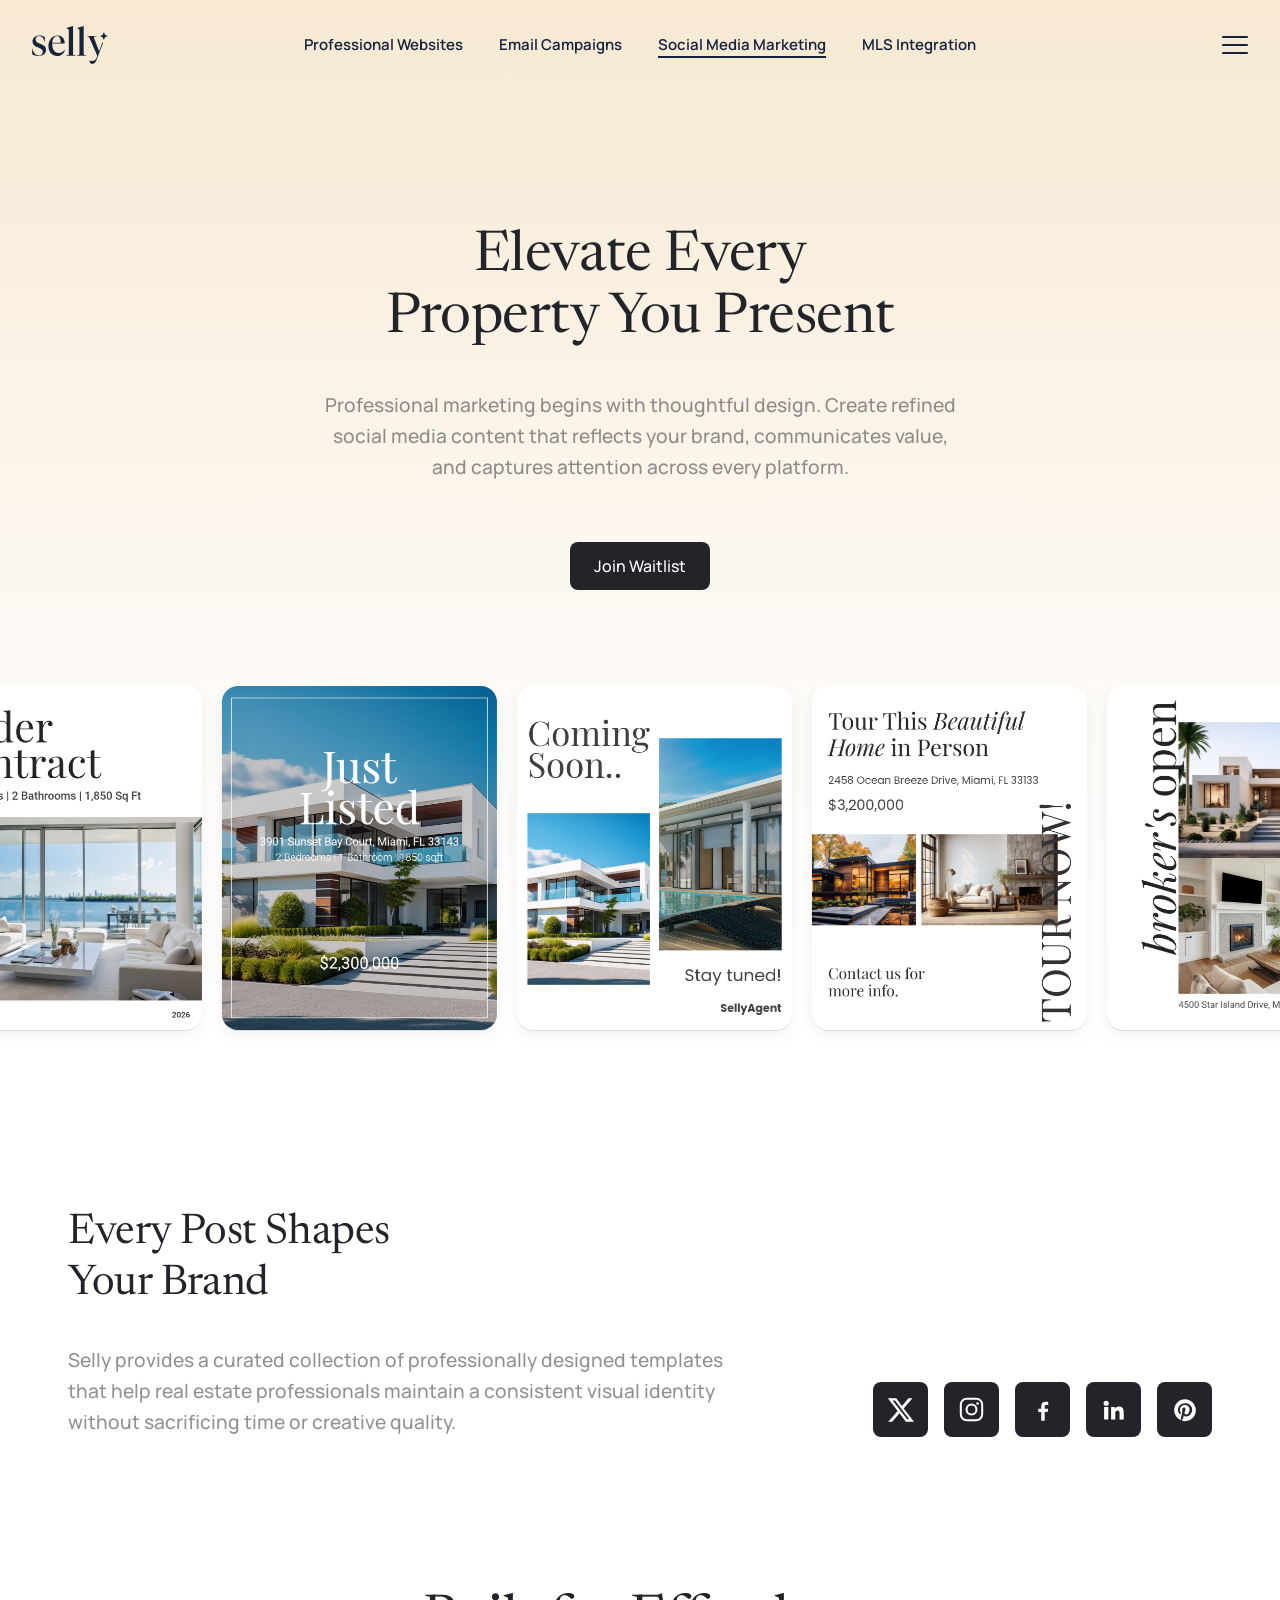
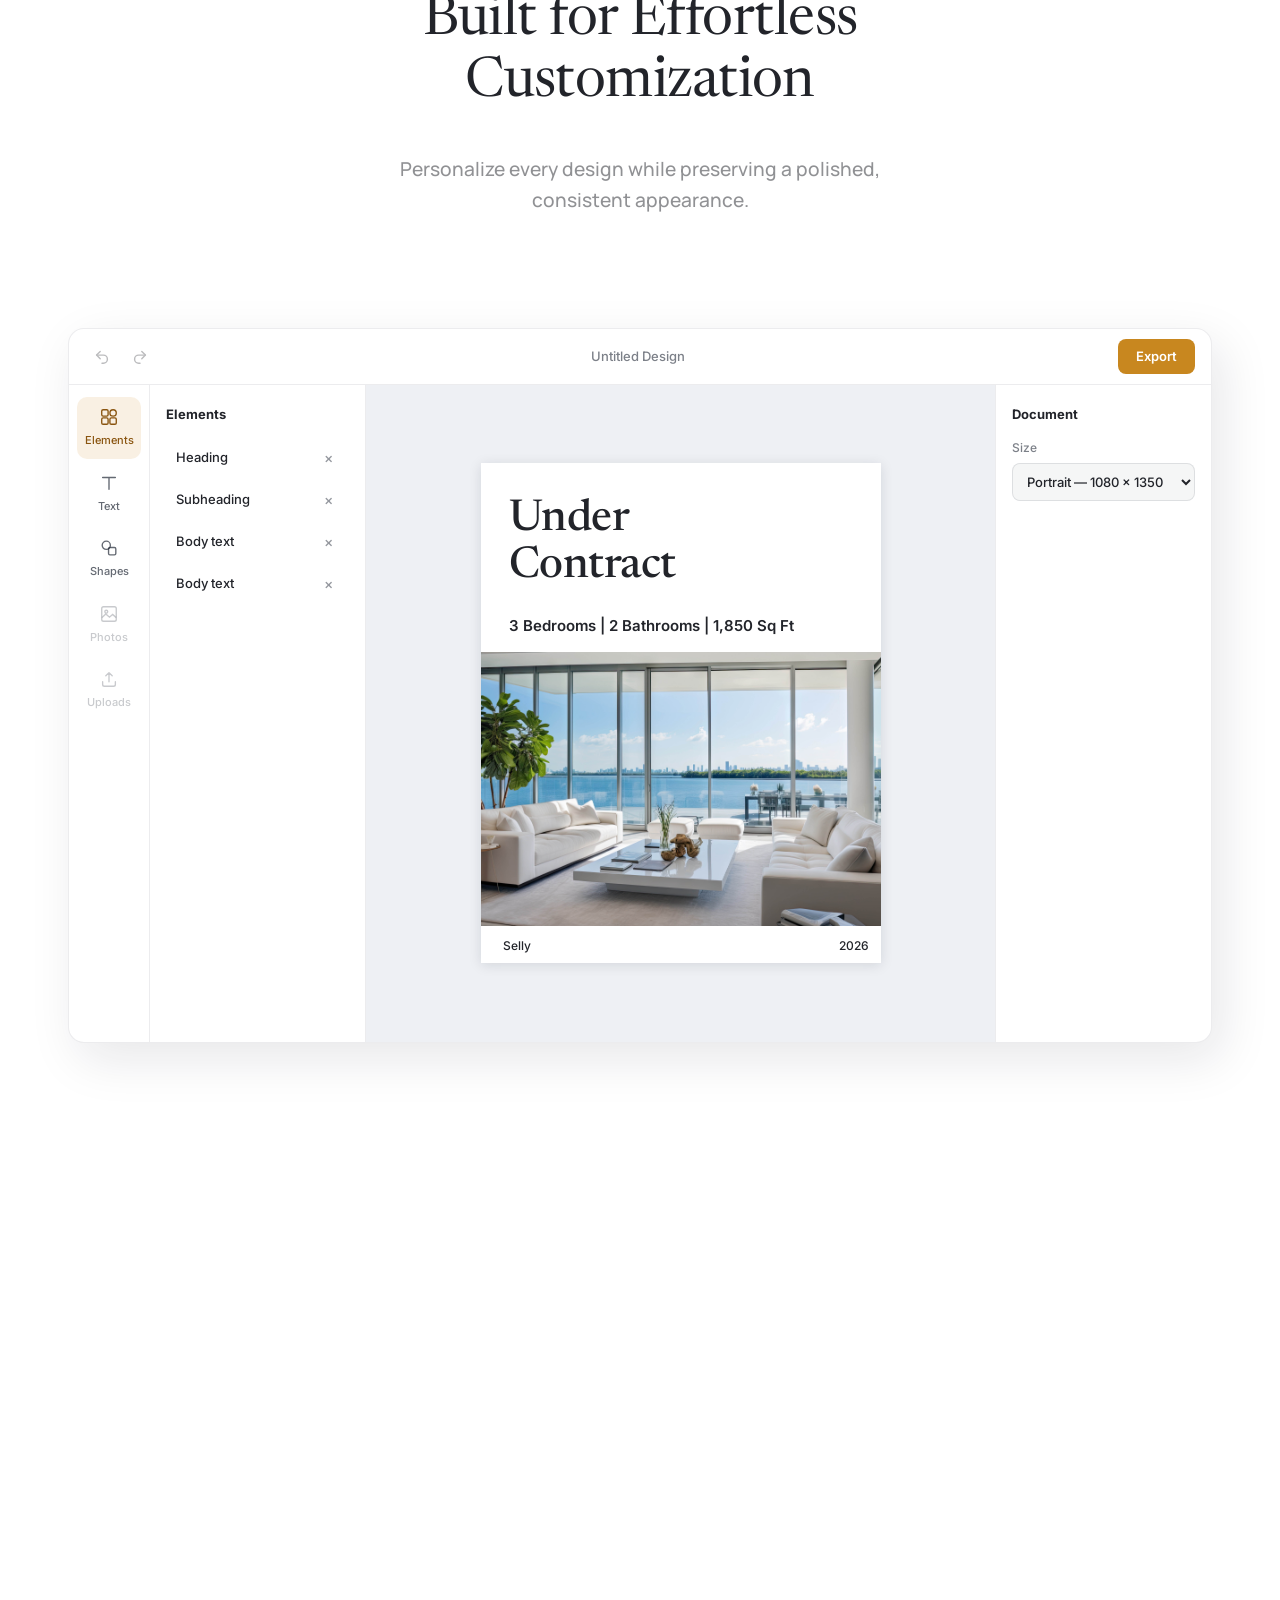
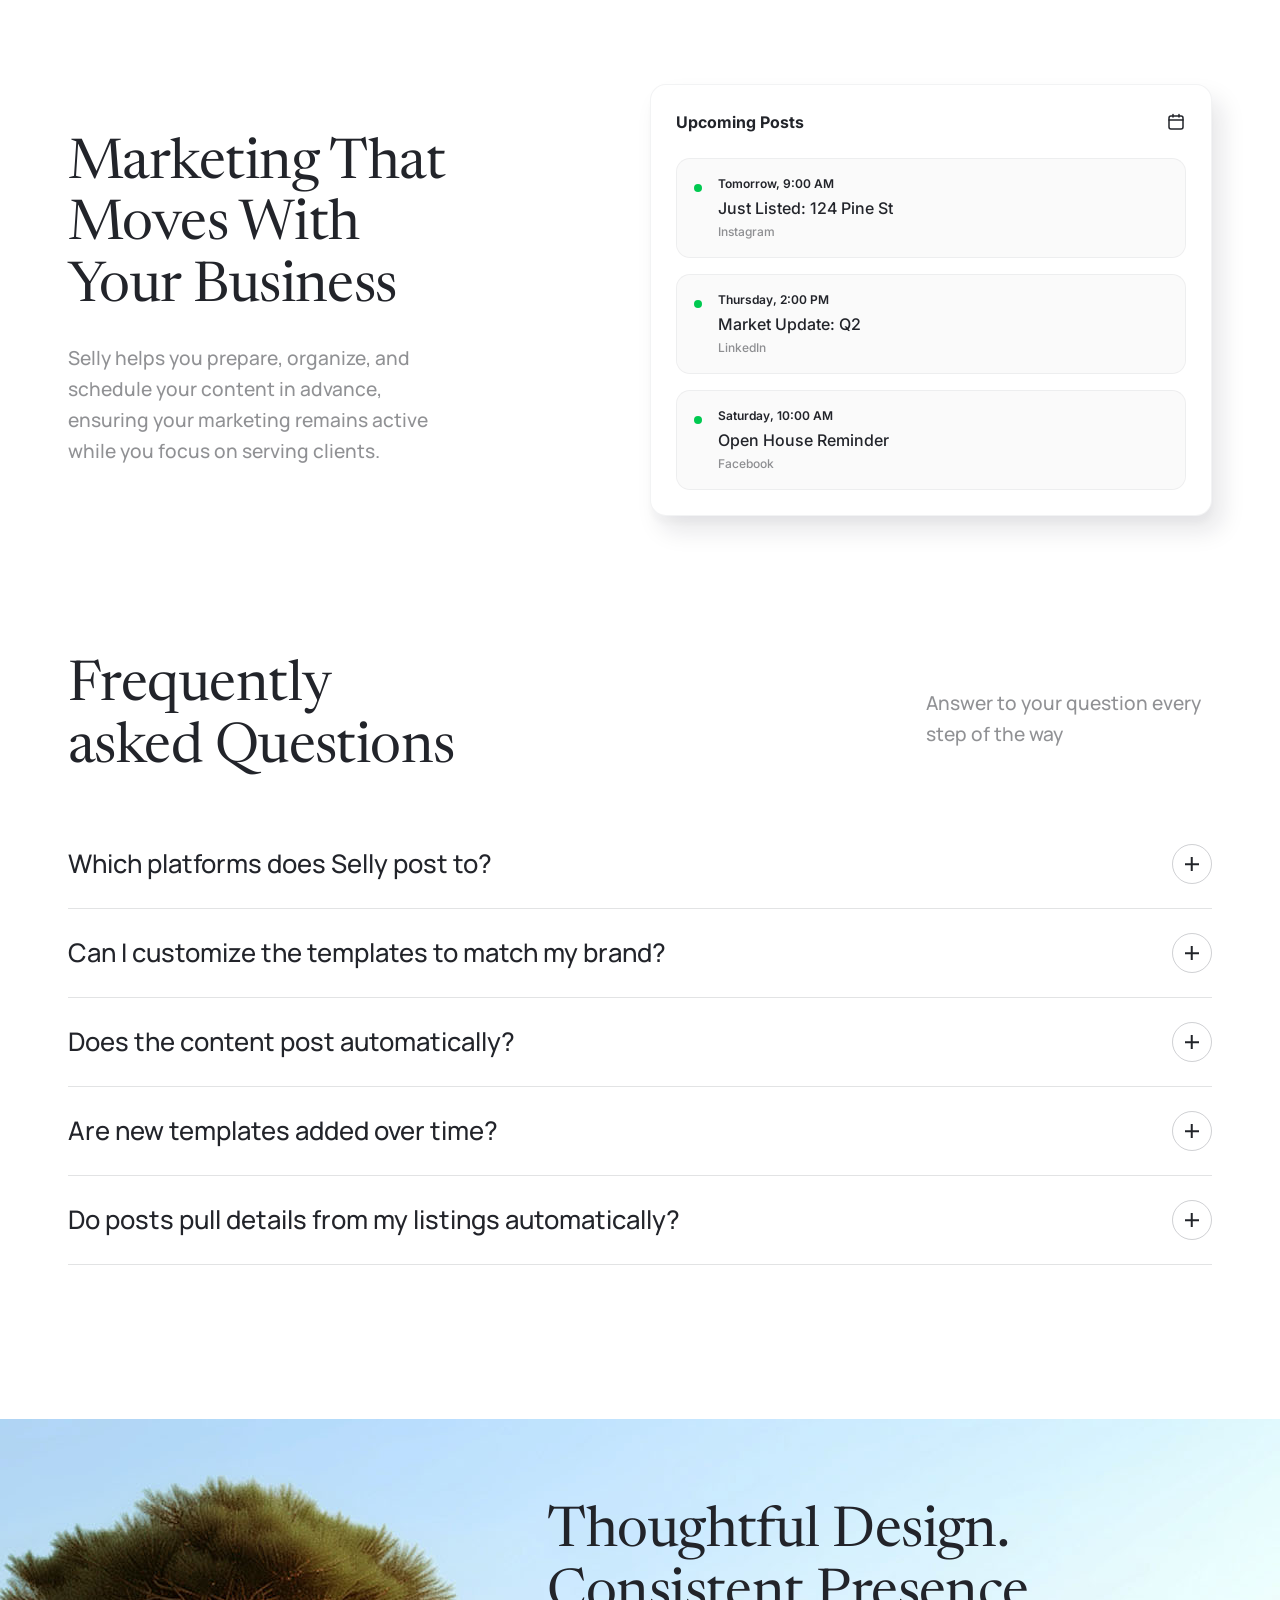
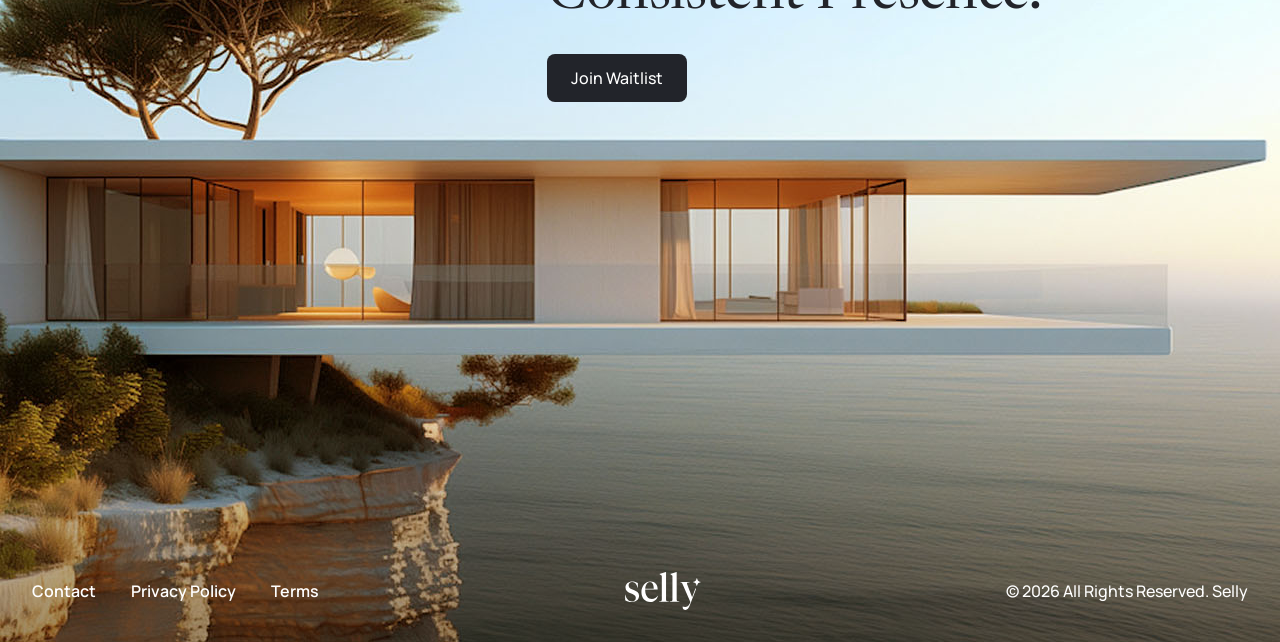
<file: social-media.html>
<!DOCTYPE html>
<html lang="en">
<head>
  <meta charset="UTF-8">
  <meta name="viewport" content="width=device-width, initial-scale=1.0">
  <title>Social Media - Selly</title>
  <meta name="description" content="Create refined real estate social media content that reflects your brand across every platform.">
  <link rel="preconnect" href="https://fonts.googleapis.com">
  <link rel="preconnect" href="https://fonts.gstatic.com" crossorigin>
  <link href="https://fonts.googleapis.com/css2?family=Newsreader:opsz,wght@6..72,300;6..72,400;6..72,500&family=Manrope:wght@500;600&family=Inter:wght@400;500;600;700&display=swap" rel="stylesheet">
  <link rel="stylesheet" href="assets/css/styles.css">
</head>
<body>

  <!-- ============ Navigation ============ -->
  <header class="site-header" id="siteHeader">
    <a class="site-header__logo" href="index.html" aria-label="Selly home">
      <svg width="76" height="38" aria-hidden="true" viewBox="0 0 296.74 147.49" xmlns="http://www.w3.org/2000/svg">
<path fill="currentColor" d="M105.09,104.96c-15.61,0-26.2-13.12-26.2-35.18v-2.36h48.58v-1.18c0-16.63-9.86-29.59-28.27-29.59-19.43,0-35.04,18.25-35.04,42.09,0,21.5,13.26,37.98,34,37.98,15.61,0,26.95-10.14,30.33-23.84l-.58-.3c-5.15,7.95-12.96,12.38-22.82,12.38ZM97.29,39.01c10.74,0,15.01,11.48,15.01,25.9h-33.26c1.32-14.12,7.95-25.9,18.25-25.9Z"/>
<path fill="currentColor" d="M160.26,106.86V0h-.6l-25.6,7.07v.58l9.71,6.19v93.03c0,5.75-2.8,6.33-10.16,6.79v1.62h36.82v-1.62c-7.37-.46-10.16-1.04-10.16-6.79Z"/>
<path fill="currentColor" d="M201.74,106.86V0h-.58l-24.7,7.07v.58l8.79,6.19v93.03c0,5.75-2.8,6.33-10.14,6.79v1.62h36.8v-1.62c-7.37-.46-10.16-1.04-10.16-6.79Z"/>
<path fill="currentColor" d="M262.12,98.34l-19.15-49.62c-.58-1.62-.88-2.94-.88-4.11,0-3.39,3.24-4.57,10.6-5.01v-1.46h-37.1v1.46c5.45,1.04,6.77,2.51,8.98,7.23l30.61,69.62-2.94,7.07c-4.27,9.86-9.86,12.66-17.53,12.66-4.25,0-6.77-.9-9.41-1.62v5.43c1.18,4.57,5.73,7.51,10.44,7.51,8.09,0,12.66-6.17,17.37-18.11l24.03-62.71-1.8-4.62-13.24,36.28Z"/>
<path fill="currentColor" d="M280.66,22.93c-5.28,13.25-2.84,10.81-16.08,16.08,13.25,5.28,10.81,2.84,16.08,16.08,5.28-13.25,2.84-10.81,16.08-16.08-13.25-5.28-10.81-2.84-16.08-16.08Z"/>
<path fill="currentColor" d="M14.13,51.96c0-7.8,5.45-13.25,13.69-13.25,11.48,0,19.58,11.48,21.2,22.67h1.18v-18.55c-6.04-3.83-12.95-6.18-21.64-6.18-14.43,0-26.64,8.69-26.64,22.96,0,26.79,40.33,19.73,40.33,40.04,0,9.57-6.92,14.87-15.31,14.87-12.36,0-22.38-11.19-25.61-26.35H0l.88,21.35c5.74,4.27,15.6,7.21,25.32,7.21,16.63,0,28.85-9.57,28.85-24.29,0-27.53-40.92-19.58-40.92-40.48Z"/>
</svg>
    </a>
    <nav class="site-header__nav" aria-label="Features">
        <a class="site-header__nav-link" href="professional-websites.html">Professional Websites</a>
        <a class="site-header__nav-link" href="email-marketing.html">Email Campaigns</a>
        <a class="site-header__nav-link" href="social-media.html" aria-current="page">Social Media Marketing</a>
        <a class="site-header__nav-link" href="trestle-integration.html">MLS Integration</a>
    </nav>
    <button class="site-header__menu" type="button" id="menuToggle" aria-label="Open menu" aria-expanded="false" aria-controls="navMenu">
      <span class="site-header__menu-bar"></span>
      <span class="site-header__menu-bar"></span>
      <span class="site-header__menu-bar"></span>
    </button>
  </header>

  <!-- ============ Nav Menu Overlay ============ -->
  <nav class="nav-menu" id="navMenu" aria-label="Site menu" aria-hidden="true">
    <ul class="nav-menu__links">
      <li><a class="nav-menu__link nav-menu__link--signin" href="#">Sign in</a></li>
      <li><a class="nav-menu__link" href="professional-websites.html">Professional Websites</a></li>
      <li><a class="nav-menu__link" href="email-marketing.html">Email Campaigns</a></li>
      <li><a class="nav-menu__link" href="social-media.html">Social Media Marketing</a></li>
      <li><a class="nav-menu__link" href="trestle-integration.html">MLS Integration</a></li>
      <li><a class="nav-menu__link" href="contact.html">Contact</a></li>
    </ul>
  </nav>

  <main>
    <!-- ============ Hero ============ -->
    <section class="social-hero" data-nav-flip="810">
      <div class="social-hero__head" data-parallax-text>
        <h1 class="social-hero__title reveal">Elevate Every Property You Present</h1>
        <p class="social-hero__copy reveal">Professional marketing begins with thoughtful design. Create refined social media content that reflects your brand, communicates value, and captures attention across every platform.</p>
        <a class="btn reveal" href="index.html#cta">Join Waitlist</a>
      </div>

      <div class="post-strip reveal" data-template-strip aria-label="Social media post templates">
        <div class="post-strip__track">
          <img src="assets/images/social-1.png" alt="Social post template" width="275" height="344" draggable="false">
          <img src="assets/images/social-5.png" alt="Social post template" width="275" height="344" draggable="false">
          <img src="assets/images/social-9.png" alt="Social post template" width="275" height="344" draggable="false">
          <img src="assets/images/social-2.png" alt="Social post template" width="275" height="344" draggable="false">
          <img src="assets/images/social-10.png" alt="Social post template" width="275" height="344" draggable="false">
          <img src="assets/images/social-6.png" alt="Social post template" width="275" height="344" draggable="false">
          <img src="assets/images/social-3.png" alt="Social post template" width="275" height="344" draggable="false">
          <img src="assets/images/social-7.png" alt="Social post template" width="275" height="344" draggable="false">
          <img src="assets/images/social-4.png" alt="Social post template" width="275" height="344" draggable="false">
          <img src="assets/images/social-8.png" alt="Social post template" width="275" height="344" draggable="false">
        </div>
      </div>
    </section>

    <!-- ============ Brand ============ -->
    <section class="brand">
      <div class="brand__panel reveal">
        <div class="brand__text">
          <h2 class="brand__title">Every Post Shapes Your Brand</h2>
          <p class="brand__copy">Selly provides a curated collection of professionally designed templates that help real estate professionals maintain a consistent visual identity without sacrificing time or creative quality.</p>
        </div>
        <div class="brand__icons" aria-label="Supported platforms">
          <span class="social-icon social-icon--x" title="X">
            <svg viewBox="0 0 24 24" width="26" height="26" fill="currentColor" aria-hidden="true"><path d="M18.9 1.2h3.7l-8.1 9.3L24 22.8h-7.5l-5.9-7.7-6.7 7.7H.2l8.7-9.9L-.1 1.2h7.7l5.3 7 6-7zm-1.3 19.4h2L6.5 3.3H4.3l13.3 17.3z"/></svg>
          </span>
          <span class="social-icon social-icon--ig" title="Instagram">
            <svg viewBox="0 0 24 24" width="27" height="27" fill="none" stroke="currentColor" stroke-width="1.8" aria-hidden="true"><rect x="2.5" y="2.5" width="19" height="19" rx="5.2"/><circle cx="12" cy="12" r="4.4"/><circle cx="17.4" cy="6.6" r="1.15" fill="currentColor" stroke="none"/></svg>
          </span>
          <span class="social-icon social-icon--fb" title="Facebook">
            <svg viewBox="0 0 24 24" width="26" height="26" fill="currentColor" aria-hidden="true"><path d="M13.6 21.9v-8h2.7l.4-3.1h-3.1V8.8c0-.9.3-1.5 1.6-1.5h1.6V4.5c-.3 0-1.3-.1-2.4-.1-2.4 0-4 1.4-4 4.1v2.3H7.6v3.1h2.8v8h3.2z"/></svg>
          </span>
          <span class="social-icon social-icon--in" title="LinkedIn">
            <svg viewBox="0 0 24 24" width="25" height="25" fill="currentColor" aria-hidden="true"><path d="M4.98 3.5a2.5 2.5 0 1 1 0 5 2.5 2.5 0 0 1 0-5zM3 9.5h4v12H3v-12zm6.5 0h3.8v1.7h.1c.5-1 1.8-2 3.7-2 4 0 4.7 2.6 4.7 6v6.3h-4v-5.6c0-1.3 0-3-1.9-3s-2.2 1.4-2.2 2.9v5.7h-4v-12z"/></svg>
          </span>
          <span class="social-icon social-icon--pin" title="Pinterest">
            <svg viewBox="0 0 24 24" width="26" height="26" fill="currentColor" aria-hidden="true"><path d="M12 2C6.5 2 2 6.5 2 12c0 4.2 2.6 7.9 6.4 9.3-.1-.8-.2-2 .04-2.9l1.2-4.9s-.3-.6-.3-1.5c0-1.4.8-2.4 1.8-2.4.9 0 1.3.6 1.3 1.4 0 .9-.6 2.2-.9 3.4-.2 1 .5 1.8 1.5 1.8 1.8 0 3.2-1.9 3.2-4.7 0-2.4-1.8-4.1-4.3-4.1-2.9 0-4.6 2.2-4.6 4.5 0 .9.3 1.8.8 2.4a.3.3 0 0 1 .07.3l-.3 1.1c0 .2-.15.24-.35.15-1.3-.6-2-2.4-2-3.9 0-3.2 2.3-6.2 6.7-6.2 3.5 0 6.3 2.5 6.3 5.9 0 3.5-2.2 6.3-5.3 6.3-1 0-2-.5-2.3-1.2l-.6 2.4c-.2.9-.85 2-1.3 2.7 1 .3 2 .46 3 .46 5.5 0 10-4.5 10-10S17.5 2 12 2z"/></svg>
          </span>
        </div>
      </div>
    </section>

    <!-- ============ Editor ============ -->
    <section class="editor-section">
      <h2 class="editor-section__title reveal">Built for Effortless Customization</h2>
      <p class="editor-section__copy reveal">Personalize every design while preserving a polished, consistent appearance.</p>

      <div class="editor reveal" id="socialEditor">
        <!-- Top bar -->
        <div class="editor__topbar">
          <div class="editor__topbar-group">
            <button class="editor__icon-btn" id="editorUndo" type="button" aria-label="Undo" disabled>
              <svg viewBox="0 0 20 20" width="18" height="18" fill="none" stroke="currentColor" stroke-width="1.6" stroke-linecap="round" stroke-linejoin="round"><path d="M8 5 4 9l4 4"/><path d="M4 9h7.5a4.5 4.5 0 0 1 0 9H10"/></svg>
            </button>
            <button class="editor__icon-btn" id="editorRedo" type="button" aria-label="Redo" disabled>
              <svg viewBox="0 0 20 20" width="18" height="18" fill="none" stroke="currentColor" stroke-width="1.6" stroke-linecap="round" stroke-linejoin="round"><path d="m12 5 4 4-4 4"/><path d="M16 9H8.5a4.5 4.5 0 0 0 0 9H10"/></svg>
            </button>
          </div>
          <span class="editor__doc-name">Untitled Design</span>
          <button class="editor__export" type="button">Export</button>
        </div>

        <div class="editor__body">
          <!-- Left rail -->
          <div class="editor__rail" role="tablist" aria-label="Editor panels">
            <button class="editor__rail-btn is-active" type="button" data-editor-panel="elements" role="tab" aria-selected="true">
              <svg viewBox="0 0 22 22" width="20" height="20" fill="none" stroke="currentColor" stroke-width="1.5"><rect x="3" y="3" width="7" height="7" rx="1.5"/><rect x="12" y="3" width="7" height="7" rx="3.5"/><rect x="3" y="12" width="7" height="7" rx="1.5"/><rect x="12" y="12" width="7" height="7" rx="1.5"/></svg>
              <span>Elements</span>
            </button>
            <button class="editor__rail-btn" type="button" data-editor-panel="text" role="tab" aria-selected="false">
              <svg viewBox="0 0 22 22" width="20" height="20" fill="none" stroke="currentColor" stroke-width="1.5" stroke-linecap="round"><path d="M4 5h14M11 5v13"/></svg>
              <span>Text</span>
            </button>
            <button class="editor__rail-btn" type="button" data-editor-panel="shapes" role="tab" aria-selected="false">
              <svg viewBox="0 0 22 22" width="20" height="20" fill="none" stroke="currentColor" stroke-width="1.5"><circle cx="8" cy="8" r="4.5"/><rect x="10.5" y="10.5" width="8" height="8" rx="1.5"/></svg>
              <span>Shapes</span>
            </button>
            <button class="editor__rail-btn is-disabled" type="button" aria-disabled="true" title="Available in the full app">
              <svg viewBox="0 0 22 22" width="20" height="20" fill="none" stroke="currentColor" stroke-width="1.5"><rect x="3" y="3" width="16" height="16" rx="2"/><circle cx="8" cy="8.5" r="1.6"/><path d="m3 15 4.5-4 4 3.5 3.5-3 4 3.5"/></svg>
              <span>Photos</span>
            </button>
            <button class="editor__rail-btn is-disabled" type="button" aria-disabled="true" title="Available in the full app">
              <svg viewBox="0 0 22 22" width="20" height="20" fill="none" stroke="currentColor" stroke-width="1.5" stroke-linecap="round" stroke-linejoin="round"><path d="M11 14V4m0 0L7.5 7.5M11 4l3.5 3.5"/><path d="M4 14v3a2 2 0 0 0 2 2h10a2 2 0 0 0 2-2v-3"/></svg>
              <span>Uploads</span>
            </button>
          </div>

          <!-- Contextual panel -->
          <div class="editor__panel" id="editorPanel">
            <div class="editor__panel-view is-active" data-panel-view="elements">
              <h3 class="editor__panel-title">Elements</h3>
              <ul class="editor__layers" id="editorLayers"></ul>
              <p class="editor__panel-hint" id="editorLayersEmpty">Nothing on the canvas yet. Add text or shapes to get started.</p>
            </div>
            <div class="editor__panel-view" data-panel-view="text">
              <h3 class="editor__panel-title">Text</h3>
              <button class="editor__add editor__add--heading" type="button" data-add-text="heading">Add a heading</button>
              <button class="editor__add editor__add--subheading" type="button" data-add-text="subheading">Add a subheading</button>
              <button class="editor__add editor__add--body" type="button" data-add-text="body">Add body text</button>
              <p class="editor__panel-hint">Double-click any text on the canvas to edit it.</p>
            </div>
            <div class="editor__panel-view" data-panel-view="shapes">
              <h3 class="editor__panel-title">Shapes</h3>
              <div class="editor__shape-grid">
                <button class="editor__shape-btn" type="button" data-add-shape="rect" aria-label="Add rectangle"><span class="editor__shape-preview editor__shape-preview--rect"></span></button>
                <button class="editor__shape-btn" type="button" data-add-shape="circle" aria-label="Add circle"><span class="editor__shape-preview editor__shape-preview--circle"></span></button>
                <button class="editor__shape-btn" type="button" data-add-shape="pill" aria-label="Add pill"><span class="editor__shape-preview editor__shape-preview--pill"></span></button>
                <button class="editor__shape-btn" type="button" data-add-shape="line" aria-label="Add line"><span class="editor__shape-preview editor__shape-preview--line"></span></button>
              </div>
            </div>
          </div>

          <!-- Canvas -->
          <div class="editor__workspace" id="editorWorkspace">
            <div class="editor__page" id="editorPage" data-size="portrait"></div>
          </div>

          <!-- Inspector -->
          <div class="editor__inspector">
            <div class="editor__inspector-block">
              <h3 class="editor__panel-title">Document</h3>
              <label class="editor__field-label" for="editorDocSize">Size</label>
              <select class="editor__select" id="editorDocSize">
                <option value="portrait" selected>Portrait — 1080 × 1350</option>
                <option value="square">Square — 1080 × 1080</option>
                <option value="story">Story — 1080 × 1920</option>
              </select>
            </div>
            <div class="editor__inspector-block" id="editorSelection" hidden>
              <h3 class="editor__panel-title">Selection</h3>
              <div class="editor__swatches" id="editorSwatches">
                <button class="editor__swatch" type="button" style="--swatch:#111827" data-color="#111827" aria-label="Ink"></button>
                <button class="editor__swatch" type="button" style="--swatch:#c1ddee" data-color="#c1ddee" aria-label="Sky"></button>
                <button class="editor__swatch" type="button" style="--swatch:#b7a98c" data-color="#b7a98c" aria-label="Sand"></button>
                <button class="editor__swatch" type="button" style="--swatch:#5b7565" data-color="#5b7565" aria-label="Sage"></button>
                <button class="editor__swatch" type="button" style="--swatch:#ffffff" data-color="#ffffff" aria-label="White"></button>
              </div>
              <button class="editor__delete" type="button" id="editorDelete">Delete element</button>
            </div>
          </div>
        </div>
      </div>
    </section>

    <!-- ============ Stages ============ -->
    <section class="stages">
      <div class="stages__intro reveal">
        <h2 class="stages__title">Designed for Every Stage of Your Business</h2>
        <p class="stages__copy">Access a growing library of professionally designed templates created specifically for real estate professionals.</p>
      </div>
      <div class="stages__marquees reveal">
        <div class="marquee">
          <div class="marquee__track marquee__track--pills">
            <span class="pill">Just Listed</span><span class="pill">Coming Soon</span><span class="pill">Price Improvement</span><span class="pill">Just Rented</span><span class="pill">Under Contract</span><span class="pill">Just Sold</span><span class="pill">For Sale</span><span class="pill">For Rent</span><span class="pill">Open House</span>
            <span class="pill" aria-hidden="true">Just Listed</span><span class="pill" aria-hidden="true">Coming Soon</span><span class="pill" aria-hidden="true">Price Improvement</span><span class="pill" aria-hidden="true">Just Rented</span><span class="pill" aria-hidden="true">Under Contract</span><span class="pill" aria-hidden="true">Just Sold</span><span class="pill" aria-hidden="true">For Sale</span><span class="pill" aria-hidden="true">For Rent</span><span class="pill" aria-hidden="true">Open House</span>
          </div>
        </div>
        <div class="marquee">
          <div class="marquee__track marquee__track--pills marquee__track--reverse">
            <span class="pill">Market Updates</span><span class="pill">Neighborhood Spotlights</span><span class="pill">Client Testimonials</span><span class="pill">Buyer Education</span><span class="pill">Seller Education</span><span class="pill">Team Announcements</span>
            <span class="pill" aria-hidden="true">Market Updates</span><span class="pill" aria-hidden="true">Neighborhood Spotlights</span><span class="pill" aria-hidden="true">Client Testimonials</span><span class="pill" aria-hidden="true">Buyer Education</span><span class="pill" aria-hidden="true">Seller Education</span><span class="pill" aria-hidden="true">Team Announcements</span>
          </div>
        </div>
      </div>
    </section>

    <!-- ============ Scheduling ============ -->
    <section class="scheduling">
      <div class="scheduling__panel">
        <div class="scheduling__text reveal">
          <h2 class="scheduling__title">Marketing That Moves With Your Business</h2>
          <p class="scheduling__copy">Selly helps you prepare, organize, and schedule your content in advance, ensuring your marketing remains active while you focus on serving clients.</p>
        </div>
        <div class="posts-card reveal" aria-label="Upcoming scheduled posts">
          <div class="posts-card__header">
            <h3 class="posts-card__heading">Upcoming Posts</h3>
            <svg viewBox="0 0 20 20" width="20" height="20" fill="none" stroke="currentColor" stroke-width="1.5" stroke-linecap="round" aria-hidden="true"><rect x="3" y="4" width="14" height="13" rx="2"/><path d="M3 8h14M7 2.5V5m6-2.5V5"/></svg>
          </div>
          <div class="posts-card__item">
            <span class="posts-card__dot" aria-hidden="true"></span>
            <div>
              <p class="posts-card__time">Tomorrow, 9:00 AM</p>
              <p class="posts-card__name">Just Listed: 124 Pine St</p>
              <p class="posts-card__platform">Instagram</p>
            </div>
          </div>
          <div class="posts-card__item">
            <span class="posts-card__dot" aria-hidden="true"></span>
            <div>
              <p class="posts-card__time">Thursday, 2:00 PM</p>
              <p class="posts-card__name">Market Update: Q2</p>
              <p class="posts-card__platform">LinkedIn</p>
            </div>
          </div>
          <div class="posts-card__item">
            <span class="posts-card__dot" aria-hidden="true"></span>
            <div>
              <p class="posts-card__time">Saturday, 10:00 AM</p>
              <p class="posts-card__name">Open House Reminder</p>
              <p class="posts-card__platform">Facebook</p>
            </div>
          </div>
        </div>
      </div>
    </section>

    <!-- ============ FAQ ============ -->
    <section class="faq faq--contact">
      <div class="faq__intro reveal">
        <h2 class="faq__title">Frequently<br>asked Questions</h2>
        <p class="faq__copy">Answer to your question every step of the way</p>
      </div>
      <div class="faq__list reveal" id="faqList">
        <div class="faq-item">
          <button class="faq-item__toggle" type="button" aria-expanded="false">
            <span class="faq-item__question">Which platforms does Selly post to?</span>
            <span class="faq-item__icon" aria-hidden="true"></span>
          </button>
          <div class="faq-item__answer"><p>X, Instagram, Facebook, LinkedIn, and Pinterest. Connect your accounts once and publish everywhere from a single place.</p></div>
        </div>
        <div class="faq-item">
          <button class="faq-item__toggle" type="button" aria-expanded="false">
            <span class="faq-item__question">Can I customize the templates to match my brand?</span>
            <span class="faq-item__icon" aria-hidden="true"></span>
          </button>
          <div class="faq-item__answer"><p>Yes — swap colors, fonts, logos, and photos in the built-in editor. Your brand kit applies automatically so every post stays consistent.</p></div>
        </div>
        <div class="faq-item">
          <button class="faq-item__toggle" type="button" aria-expanded="false">
            <span class="faq-item__question">Does the content post automatically?</span>
            <span class="faq-item__icon" aria-hidden="true"></span>
          </button>
          <div class="faq-item__answer"><p>You choose. Schedule posts in advance and let Selly publish them on time, or review each one before it goes live.</p></div>
        </div>
        <div class="faq-item">
          <button class="faq-item__toggle" type="button" aria-expanded="false">
            <span class="faq-item__question">Are new templates added over time?</span>
            <span class="faq-item__icon" aria-hidden="true"></span>
          </button>
          <div class="faq-item__answer"><p>Every month. The library grows with seasonal campaigns, market-update layouts, and new formats for every stage of a listing.</p></div>
        </div>
        <div class="faq-item">
          <button class="faq-item__toggle" type="button" aria-expanded="false">
            <span class="faq-item__question">Do posts pull details from my listings automatically?</span>
            <span class="faq-item__icon" aria-hidden="true"></span>
          </button>
          <div class="faq-item__answer"><p>Yes — with the Trestle integration, price, address, photos, and status flow straight into your templates, so a "Just Listed" post is ready seconds after the listing is.</p></div>
        </div>
      </div>
    </section>

    <!-- ============ CTA + Footer ============ -->
    <section class="cta" id="cta">
      <img class="cta__image" src="assets/images/cta-house.jpg" alt="" width="1440" height="823" loading="lazy">
      <div class="cta__content reveal">
        <h2 class="cta__title">Thoughtful Design. Consistent Presence.</h2>
        <a class="btn" href="index.html#cta">Join Waitlist</a>
      </div>
      <footer class="footer">
        <nav class="footer__links" aria-label="Legal">
          <a href="contact.html">Contact</a>
          <a href="#">Privacy Policy</a>
          <a href="#">Terms</a>
        </nav>
        <a class="footer__logo" href="index.html" aria-label="Selly home">
          <svg width="76" height="38" aria-hidden="true" viewBox="0 0 296.74 147.49" xmlns="http://www.w3.org/2000/svg">
<path fill="currentColor" d="M105.09,104.96c-15.61,0-26.2-13.12-26.2-35.18v-2.36h48.58v-1.18c0-16.63-9.86-29.59-28.27-29.59-19.43,0-35.04,18.25-35.04,42.09,0,21.5,13.26,37.98,34,37.98,15.61,0,26.95-10.14,30.33-23.84l-.58-.3c-5.15,7.95-12.96,12.38-22.82,12.38ZM97.29,39.01c10.74,0,15.01,11.48,15.01,25.9h-33.26c1.32-14.12,7.95-25.9,18.25-25.9Z"/>
<path fill="currentColor" d="M160.26,106.86V0h-.6l-25.6,7.07v.58l9.71,6.19v93.03c0,5.75-2.8,6.33-10.16,6.79v1.62h36.82v-1.62c-7.37-.46-10.16-1.04-10.16-6.79Z"/>
<path fill="currentColor" d="M201.74,106.86V0h-.58l-24.7,7.07v.58l8.79,6.19v93.03c0,5.75-2.8,6.33-10.14,6.79v1.62h36.8v-1.62c-7.37-.46-10.16-1.04-10.16-6.79Z"/>
<path fill="currentColor" d="M262.12,98.34l-19.15-49.62c-.58-1.62-.88-2.94-.88-4.11,0-3.39,3.24-4.57,10.6-5.01v-1.46h-37.1v1.46c5.45,1.04,6.77,2.51,8.98,7.23l30.61,69.62-2.94,7.07c-4.27,9.86-9.86,12.66-17.53,12.66-4.25,0-6.77-.9-9.41-1.62v5.43c1.18,4.57,5.73,7.51,10.44,7.51,8.09,0,12.66-6.17,17.37-18.11l24.03-62.71-1.8-4.62-13.24,36.28Z"/>
<path fill="currentColor" d="M280.66,22.93c-5.28,13.25-2.84,10.81-16.08,16.08,13.25,5.28,10.81,2.84,16.08,16.08,5.28-13.25,2.84-10.81,16.08-16.08-13.25-5.28-10.81-2.84-16.08-16.08Z"/>
<path fill="currentColor" d="M14.13,51.96c0-7.8,5.45-13.25,13.69-13.25,11.48,0,19.58,11.48,21.2,22.67h1.18v-18.55c-6.04-3.83-12.95-6.18-21.64-6.18-14.43,0-26.64,8.69-26.64,22.96,0,26.79,40.33,19.73,40.33,40.04,0,9.57-6.92,14.87-15.31,14.87-12.36,0-22.38-11.19-25.61-26.35H0l.88,21.35c5.74,4.27,15.6,7.21,25.32,7.21,16.63,0,28.85-9.57,28.85-24.29,0-27.53-40.92-19.58-40.92-40.48Z"/>
</svg>
        </a>
        <p class="footer__copyright">© 2026 All Rights Reserved. Selly</p>
      </footer>
    </section>
  </main>

  <script src="assets/js/lenis.min.js"></script>
  <script src="assets/js/main.js"></script>
  <script src="assets/js/editor.js"></script>
</body>
</html>
</file>
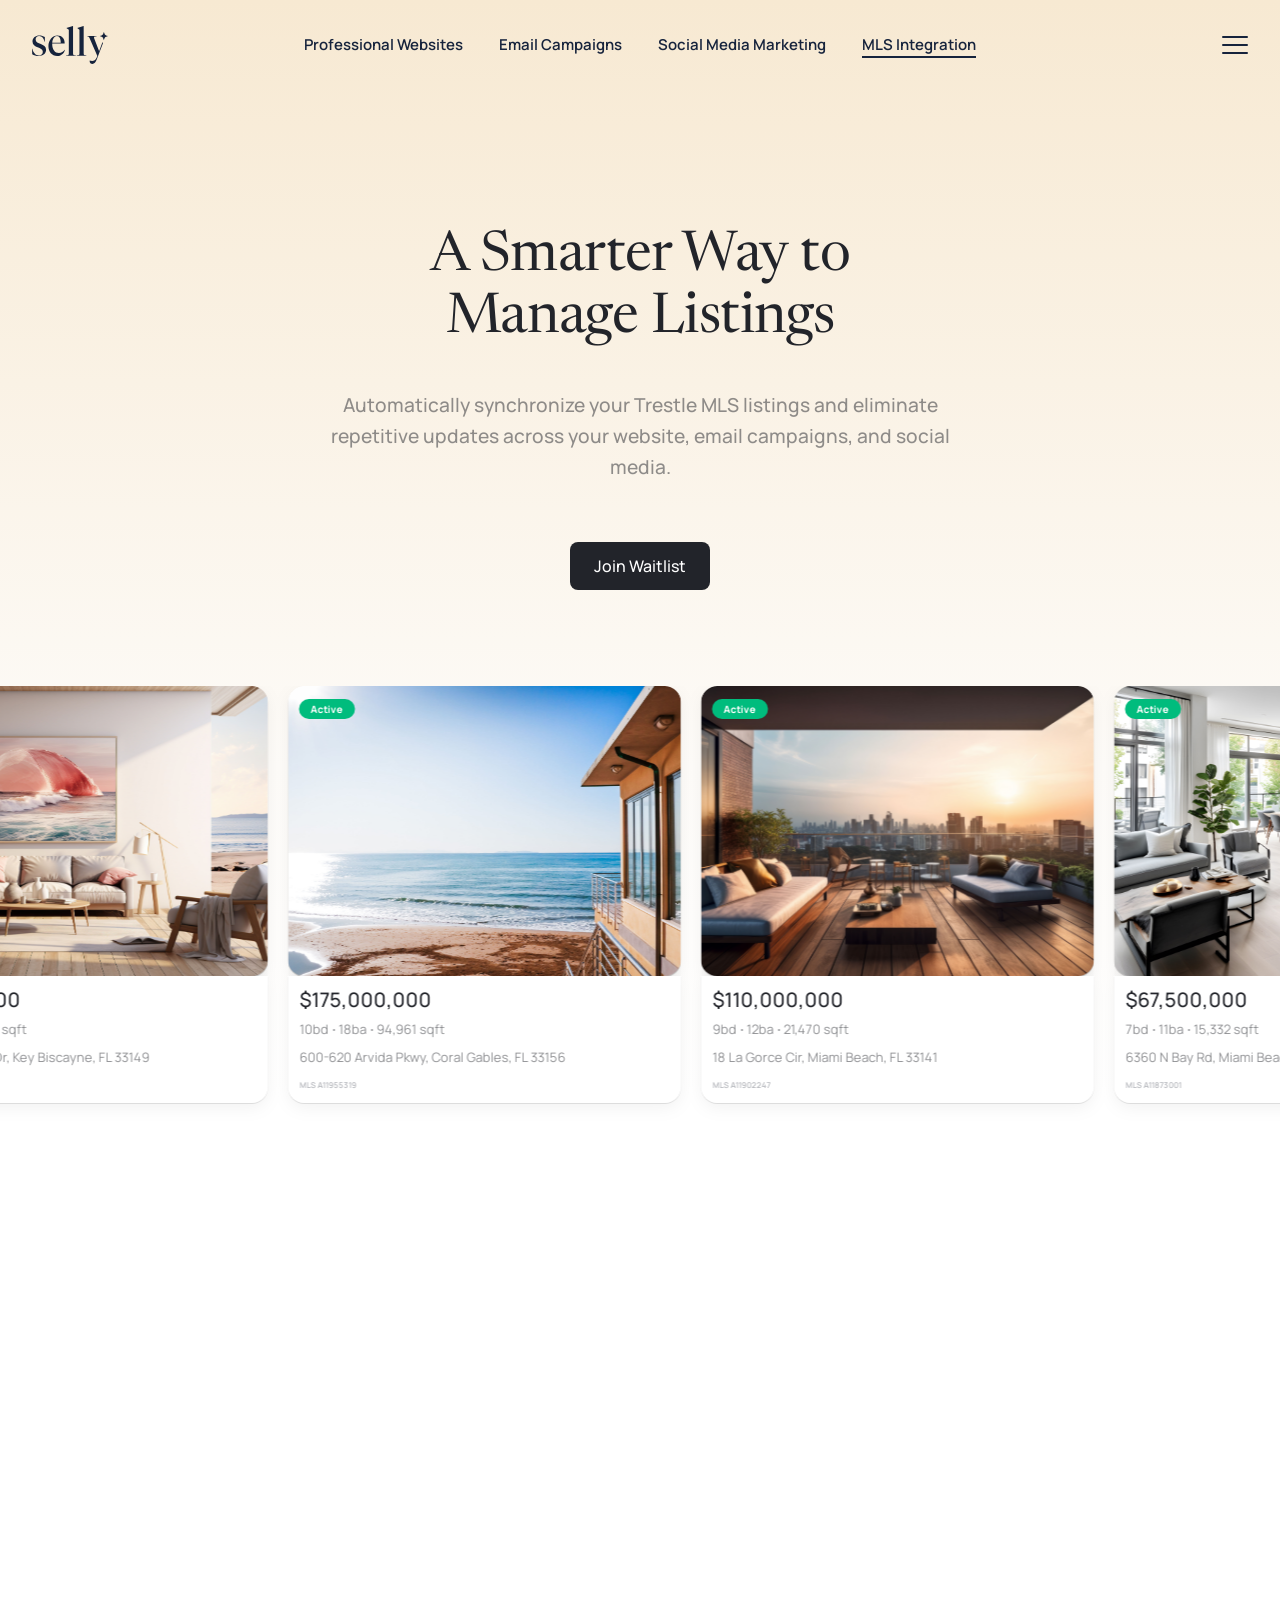
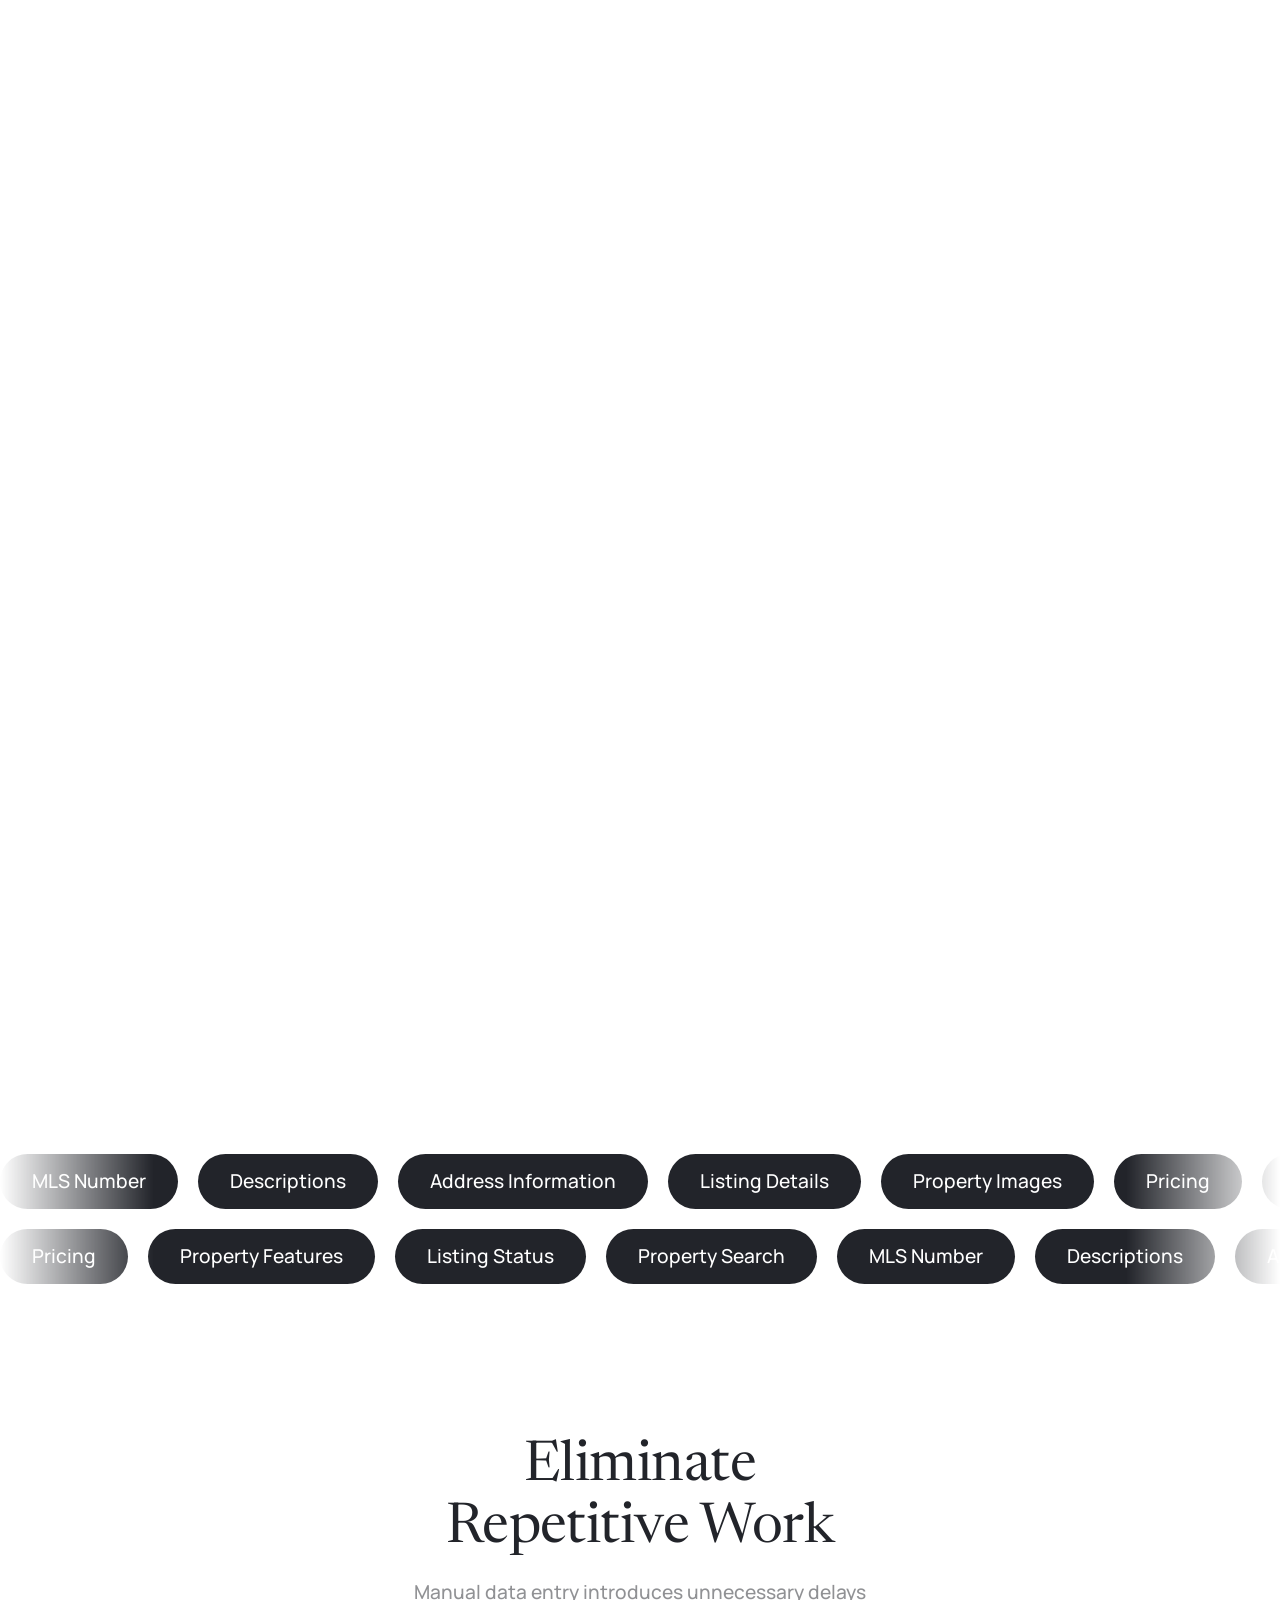
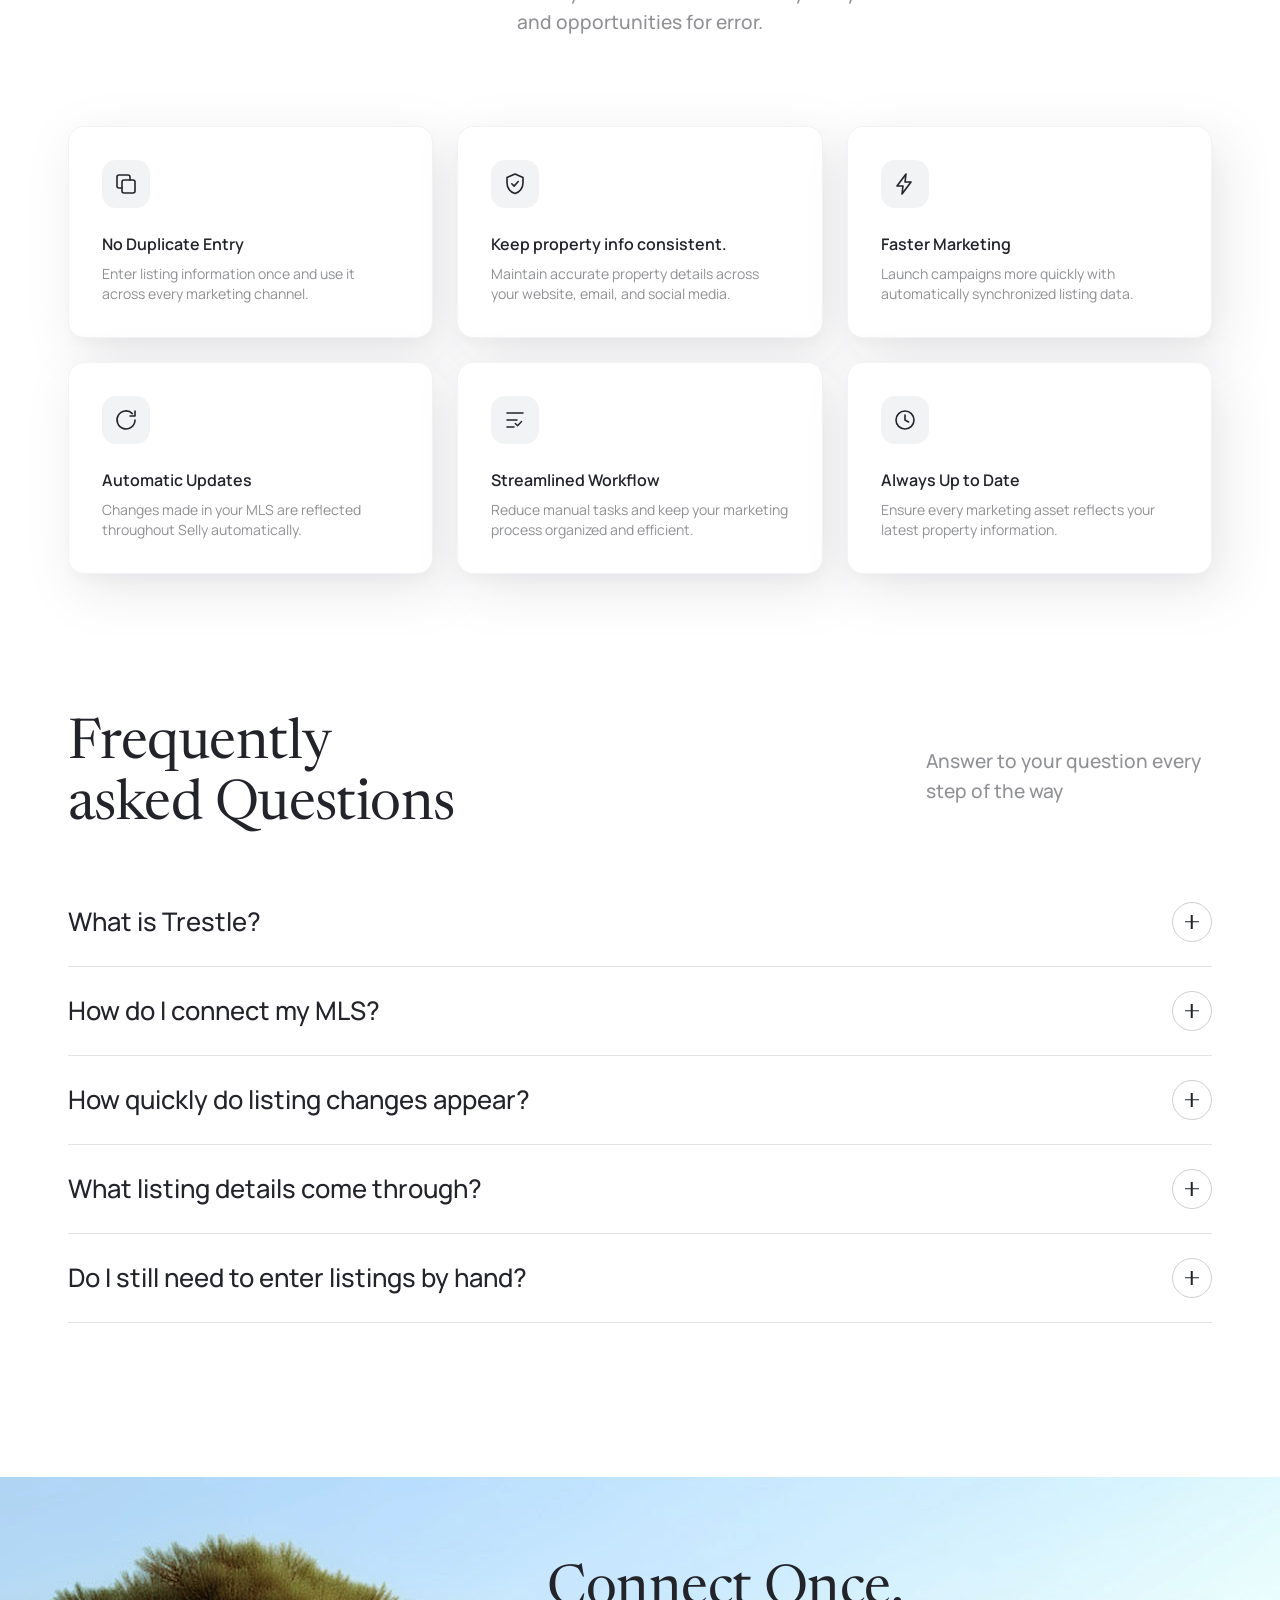
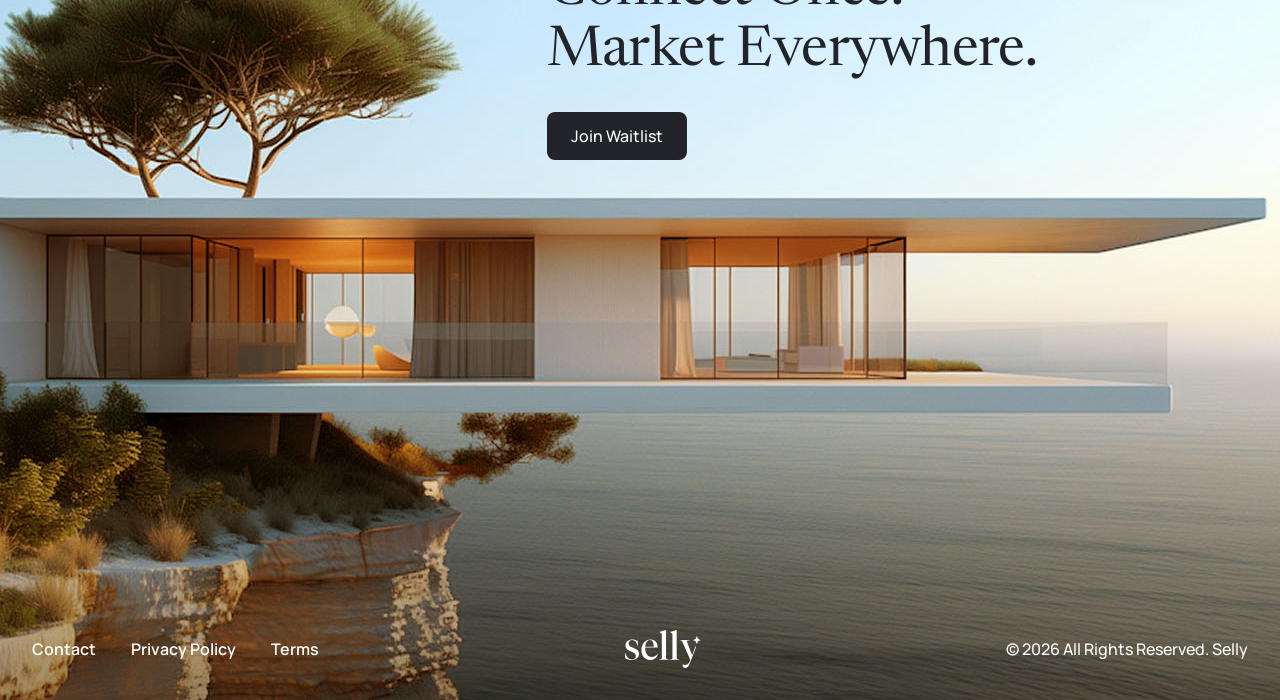
<file: trestle-integration.html>
<!DOCTYPE html>
<html lang="en">
<head>
  <meta charset="UTF-8">
  <meta name="viewport" content="width=device-width, initial-scale=1.0">
  <title>MLS Integration - Selly</title>
  <meta name="description" content="Automatically synchronize your Trestle MLS listings across your website, email campaigns, and social media.">
  <link rel="preconnect" href="https://fonts.googleapis.com">
  <link rel="preconnect" href="https://fonts.gstatic.com" crossorigin>
  <link href="https://fonts.googleapis.com/css2?family=Newsreader:opsz,wght@6..72,300;6..72,400;6..72,500&family=Manrope:wght@500;600&family=Inter:wght@400;500;600;700&display=swap" rel="stylesheet">
  <link rel="stylesheet" href="assets/css/styles.css">
</head>
<body>

  <!-- ============ Navigation ============ -->
  <header class="site-header" id="siteHeader">
    <a class="site-header__logo" href="index.html" aria-label="Selly home">
      <svg width="76" height="38" aria-hidden="true" viewBox="0 0 296.74 147.49" xmlns="http://www.w3.org/2000/svg">
<path fill="currentColor" d="M105.09,104.96c-15.61,0-26.2-13.12-26.2-35.18v-2.36h48.58v-1.18c0-16.63-9.86-29.59-28.27-29.59-19.43,0-35.04,18.25-35.04,42.09,0,21.5,13.26,37.98,34,37.98,15.61,0,26.95-10.14,30.33-23.84l-.58-.3c-5.15,7.95-12.96,12.38-22.82,12.38ZM97.29,39.01c10.74,0,15.01,11.48,15.01,25.9h-33.26c1.32-14.12,7.95-25.9,18.25-25.9Z"/>
<path fill="currentColor" d="M160.26,106.86V0h-.6l-25.6,7.07v.58l9.71,6.19v93.03c0,5.75-2.8,6.33-10.16,6.79v1.62h36.82v-1.62c-7.37-.46-10.16-1.04-10.16-6.79Z"/>
<path fill="currentColor" d="M201.74,106.86V0h-.58l-24.7,7.07v.58l8.79,6.19v93.03c0,5.75-2.8,6.33-10.14,6.79v1.62h36.8v-1.62c-7.37-.46-10.16-1.04-10.16-6.79Z"/>
<path fill="currentColor" d="M262.12,98.34l-19.15-49.62c-.58-1.62-.88-2.94-.88-4.11,0-3.39,3.24-4.57,10.6-5.01v-1.46h-37.1v1.46c5.45,1.04,6.77,2.51,8.98,7.23l30.61,69.62-2.94,7.07c-4.27,9.86-9.86,12.66-17.53,12.66-4.25,0-6.77-.9-9.41-1.62v5.43c1.18,4.57,5.73,7.51,10.44,7.51,8.09,0,12.66-6.17,17.37-18.11l24.03-62.71-1.8-4.62-13.24,36.28Z"/>
<path fill="currentColor" d="M280.66,22.93c-5.28,13.25-2.84,10.81-16.08,16.08,13.25,5.28,10.81,2.84,16.08,16.08,5.28-13.25,2.84-10.81,16.08-16.08-13.25-5.28-10.81-2.84-16.08-16.08Z"/>
<path fill="currentColor" d="M14.13,51.96c0-7.8,5.45-13.25,13.69-13.25,11.48,0,19.58,11.48,21.2,22.67h1.18v-18.55c-6.04-3.83-12.95-6.18-21.64-6.18-14.43,0-26.64,8.69-26.64,22.96,0,26.79,40.33,19.73,40.33,40.04,0,9.57-6.92,14.87-15.31,14.87-12.36,0-22.38-11.19-25.61-26.35H0l.88,21.35c5.74,4.27,15.6,7.21,25.32,7.21,16.63,0,28.85-9.57,28.85-24.29,0-27.53-40.92-19.58-40.92-40.48Z"/>
</svg>
    </a>
    <nav class="site-header__nav" aria-label="Features">
        <a class="site-header__nav-link" href="professional-websites.html">Professional Websites</a>
        <a class="site-header__nav-link" href="email-marketing.html">Email Campaigns</a>
        <a class="site-header__nav-link" href="social-media.html">Social Media Marketing</a>
        <a class="site-header__nav-link" href="trestle-integration.html" aria-current="page">MLS Integration</a>
    </nav>
    <button class="site-header__menu" type="button" id="menuToggle" aria-label="Open menu" aria-expanded="false" aria-controls="navMenu">
      <span class="site-header__menu-bar"></span>
      <span class="site-header__menu-bar"></span>
      <span class="site-header__menu-bar"></span>
    </button>
  </header>

  <!-- ============ Nav Menu Overlay ============ -->
  <nav class="nav-menu" id="navMenu" aria-label="Site menu" aria-hidden="true">
    <ul class="nav-menu__links">
      <li><a class="nav-menu__link nav-menu__link--signin" href="#">Sign in</a></li>
      <li><a class="nav-menu__link" href="professional-websites.html">Professional Websites</a></li>
      <li><a class="nav-menu__link" href="email-marketing.html">Email Campaigns</a></li>
      <li><a class="nav-menu__link" href="social-media.html">Social Media Marketing</a></li>
      <li><a class="nav-menu__link" href="trestle-integration.html">MLS Integration</a></li>
      <li><a class="nav-menu__link" href="contact.html">Contact</a></li>
    </ul>
  </nav>
  <main>
    <!-- ============ Hero ============ -->
    <section class="social-hero" data-nav-flip="810">
      <div class="social-hero__head" data-parallax-text>
        <h1 class="social-hero__title reveal">A Smarter Way to Manage Listings</h1>
        <p class="social-hero__copy reveal">Automatically synchronize your Trestle MLS listings and eliminate repetitive updates across your website, email campaigns, and social media.</p>
        <a class="btn reveal" href="index.html#cta">Join Waitlist</a>
      </div>

      <div class="post-strip post-strip--mls reveal" data-template-strip aria-label="Synchronized MLS listings">
        <div class="post-strip__track">
          <article class="mls-card">
            <div class="mls-card__media">
              <img src="assets/images/mls-card-1.jpg" alt="Listing at 485 W Matheson Dr" width="393" height="290" draggable="false">
              <span class="mls-card__badge">Active</span>
            </div>
            <div class="mls-card__body">
              <p class="mls-card__price">$237,000,000</p>
              <p class="mls-card__specs">5bd <span class="mls-card__dot"></span> 9ba <span class="mls-card__dot"></span> 103,775 sqft</p>
              <p class="mls-card__address">485 W Matheson Dr, Key Biscayne, FL 33149</p>
              <p class="mls-card__mls">MLS A12005335</p>
            </div>
          </article>
          <article class="mls-card">
            <div class="mls-card__media">
              <img src="assets/images/mls-card-2.jpg" alt="Listing at 600-620 Arvida Pkwy" width="393" height="290" draggable="false">
              <span class="mls-card__badge">Active</span>
            </div>
            <div class="mls-card__body">
              <p class="mls-card__price">$175,000,000</p>
              <p class="mls-card__specs">10bd <span class="mls-card__dot"></span> 18ba <span class="mls-card__dot"></span> 94,961 sqft</p>
              <p class="mls-card__address">600-620 Arvida Pkwy, Coral Gables, FL 33156</p>
              <p class="mls-card__mls">MLS A11955319</p>
            </div>
          </article>
          <article class="mls-card">
            <div class="mls-card__media">
              <img src="assets/images/mls-card-3.jpg" alt="Listing at 18 La Gorce Cir" width="393" height="290" draggable="false">
              <span class="mls-card__badge">Active</span>
            </div>
            <div class="mls-card__body">
              <p class="mls-card__price">$110,000,000</p>
              <p class="mls-card__specs">9bd <span class="mls-card__dot"></span> 12ba <span class="mls-card__dot"></span> 21,470 sqft</p>
              <p class="mls-card__address">18 La Gorce Cir, Miami Beach, FL 33141</p>
              <p class="mls-card__mls">MLS A11902247</p>
            </div>
          </article>
          <article class="mls-card">
            <div class="mls-card__media">
              <img src="assets/images/mls-card-4.jpg" alt="Listing at 6360 N Bay Rd" width="393" height="290" draggable="false">
              <span class="mls-card__badge">Active</span>
            </div>
            <div class="mls-card__body">
              <p class="mls-card__price">$67,500,000</p>
              <p class="mls-card__specs">7bd <span class="mls-card__dot"></span> 11ba <span class="mls-card__dot"></span> 15,332 sqft</p>
              <p class="mls-card__address">6360 N Bay Rd, Miami Beach, FL 33141</p>
              <p class="mls-card__mls">MLS A11873001</p>
            </div>
          </article>
          <article class="mls-card">
            <div class="mls-card__media">
              <img src="assets/images/mls-card-5.jpg" alt="Listing at 342 Ocean Blvd" width="393" height="290" draggable="false">
              <span class="mls-card__badge">Active</span>
            </div>
            <div class="mls-card__body">
              <p class="mls-card__price">$49,900,000</p>
              <p class="mls-card__specs">6bd <span class="mls-card__dot"></span> 8ba <span class="mls-card__dot"></span> 12,844 sqft</p>
              <p class="mls-card__address">342 Ocean Blvd, Golden Beach, FL 33160</p>
              <p class="mls-card__mls">MLS A11841562</p>
            </div>
          </article>
        </div>
      </div>
    </section>

    <!-- ============ Portal (interactive map demo) ============ -->
    <section class="portal-section">
      <div class="portal-section__intro reveal">
        <h2 class="portal-section__title">One Connection.<br>Complete Consistency.</h2>
        <p class="portal-section__copy">Managing listings across multiple platforms often leads to duplicate work and inconsistent information.</p>
      </div>

      <div class="portal reveal" id="mlsPortal">
        <!-- Filter bar (visual demo — controls are display-only) -->
        <div class="portal__filters" aria-hidden="true">
          <div class="portal__search">
            <svg viewBox="0 0 16 16" width="15" height="15" fill="none" stroke="currentColor" stroke-width="1.5" stroke-linecap="round"><circle cx="7" cy="7" r="5"/><path d="m14 14-3.2-3.2"/></svg>
            <span>Search neighborhood, city, ZIP</span>
          </div>
          <span class="portal__filter is-active">Single Family <svg viewBox="0 0 10 6" width="10" height="6" fill="none" stroke="currentColor" stroke-width="1.5" stroke-linecap="round"><path d="m1 1 4 4 4-4"/></svg></span>
          <span class="portal__filter">Price <svg viewBox="0 0 10 6" width="10" height="6" fill="none" stroke="currentColor" stroke-width="1.5" stroke-linecap="round"><path d="m1 1 4 4 4-4"/></svg></span>
          <span class="portal__filter">Beds <svg viewBox="0 0 10 6" width="10" height="6" fill="none" stroke="currentColor" stroke-width="1.5" stroke-linecap="round"><path d="m1 1 4 4 4-4"/></svg></span>
          <span class="portal__filter">Baths <svg viewBox="0 0 10 6" width="10" height="6" fill="none" stroke="currentColor" stroke-width="1.5" stroke-linecap="round"><path d="m1 1 4 4 4-4"/></svg></span>
          <span class="portal__filter">
            <svg viewBox="0 0 16 16" width="14" height="14" fill="none" stroke="currentColor" stroke-width="1.5" stroke-linecap="round"><path d="M2 4h12M4.5 8h7M6.5 12h3"/></svg>
            More Filters <span class="portal__filter-count">1</span>
          </span>
          <span class="portal__filters-spacer"></span>
          <span class="portal__filter">Price <svg viewBox="0 0 10 12" width="9" height="11" fill="none" stroke="currentColor" stroke-width="1.5" stroke-linecap="round" stroke-linejoin="round"><path d="M5 1v10m0 0 3.5-3.5M5 11 1.5 7.5"/></svg></span>
          <span class="portal__view-toggle">
            <svg viewBox="0 0 16 16" width="15" height="15" fill="none" stroke="currentColor" stroke-width="1.4"><rect x="1.5" y="2" width="4" height="4" rx="1"/><path d="M8.5 3h6M8.5 5h4"/><rect x="1.5" y="9.5" width="4" height="4" rx="1"/><path d="M8.5 10.5h6M8.5 12.5h4"/></svg>
            <svg class="is-active" viewBox="0 0 16 16" width="15" height="15" fill="none" stroke="currentColor" stroke-width="1.4"><rect x="1.5" y="1.5" width="5.5" height="5.5" rx="1"/><rect x="9" y="1.5" width="5.5" height="5.5" rx="1"/><rect x="1.5" y="9" width="5.5" height="5.5" rx="1"/><rect x="9" y="9" width="5.5" height="5.5" rx="1"/></svg>
          </span>
          <span class="portal__filter is-active">
            <svg viewBox="0 0 16 16" width="14" height="14" fill="none" stroke="currentColor" stroke-width="1.4" stroke-linejoin="round"><path d="M5.5 3 1.5 4.5v8.5L5.5 11.5l5 1.5 4-1.5V3l-4 1.5-5-1.5zM5.5 3v8.5M10.5 4.5V13"/></svg>
            Map
          </span>
        </div>

        <div class="portal__body">
          <!-- Results panel: scroll + hover only -->
          <aside class="portal__results" aria-label="Listing results">
            <p class="portal__count">18,587 homes</p>
            <div class="portal__grid">
              <article class="portal-card">
                <div class="portal-card__media">
                  <img src="assets/images/portal-1.jpg" alt="" width="382" height="280" loading="lazy" draggable="false">
                  <span class="portal-card__badge">Active</span>
                  <span class="portal-card__counter">1 / 82</span>
                  <span class="portal-card__dots" aria-hidden="true"></span>
                </div>
                <div class="portal-card__body">
                  <p class="portal-card__price">$237,000,000</p>
                  <p class="portal-card__specs">5 bd &middot; 9 ba &middot; 103,775 sqft <span class="portal-card__chip">Residential</span></p>
                  <p class="portal-card__address">485 W Matheson Dr, Key Biscayne, FL 33149</p>
                  <p class="portal-card__mls">MLS&reg; A12005335</p>
                </div>
              </article>
              <article class="portal-card">
                <div class="portal-card__media">
                  <img src="assets/images/portal-2.jpg" alt="" width="382" height="280" loading="lazy" draggable="false">
                  <span class="portal-card__badge">Active</span>
                  <span class="portal-card__counter">1 / 25</span>
                  <span class="portal-card__dots" aria-hidden="true"></span>
                </div>
                <div class="portal-card__body">
                  <p class="portal-card__price">$175,000,000</p>
                  <p class="portal-card__specs">10 bd &middot; 18 ba &middot; 94,961 sqft <span class="portal-card__chip">Residential</span></p>
                  <p class="portal-card__address">600-620 Arvida Pkwy, Coral Gables, FL 33156</p>
                  <p class="portal-card__mls">MLS&reg; A11955319</p>
                </div>
              </article>
              <article class="portal-card">
                <div class="portal-card__media">
                  <img src="assets/images/portal-3.jpg" alt="" width="382" height="280" loading="lazy" draggable="false">
                  <span class="portal-card__badge">Active</span>
                  <span class="portal-card__counter">1 / 100</span>
                  <span class="portal-card__dots" aria-hidden="true"></span>
                </div>
                <div class="portal-card__body">
                  <p class="portal-card__price">$110,000,000</p>
                  <p class="portal-card__specs">9 bd &middot; 12 ba &middot; 21,470 sqft <span class="portal-card__chip">Residential</span></p>
                  <p class="portal-card__address">18 La Gorce Cir, Miami Beach, FL 33141</p>
                  <p class="portal-card__mls">MLS&reg; A11902247</p>
                </div>
              </article>
              <article class="portal-card">
                <div class="portal-card__media">
                  <img src="assets/images/portal-4.jpg" alt="" width="382" height="280" loading="lazy" draggable="false">
                  <span class="portal-card__badge">Active</span>
                  <span class="portal-card__counter">1 / 34</span>
                  <span class="portal-card__dots" aria-hidden="true"></span>
                </div>
                <div class="portal-card__body">
                  <p class="portal-card__price">$110,000,000</p>
                  <p class="portal-card__specs">8 bd &middot; 10 ba &middot; 19,062 sqft <span class="portal-card__chip">Residential</span></p>
                  <p class="portal-card__address">30 Palm Ave, Miami Beach, FL 33139</p>
                  <p class="portal-card__mls">MLS&reg; A11890415</p>
                </div>
              </article>
              <article class="portal-card">
                <div class="portal-card__media">
                  <img src="assets/images/portal-5.jpg" alt="" width="382" height="280" loading="lazy" draggable="false">
                  <span class="portal-card__badge">Active</span>
                  <span class="portal-card__counter">1 / 48</span>
                  <span class="portal-card__dots" aria-hidden="true"></span>
                </div>
                <div class="portal-card__body">
                  <p class="portal-card__price">$67,500,000</p>
                  <p class="portal-card__specs">7 bd &middot; 11 ba &middot; 15,332 sqft <span class="portal-card__chip">Residential</span></p>
                  <p class="portal-card__address">6360 N Bay Rd, Miami Beach, FL 33141</p>
                  <p class="portal-card__mls">MLS&reg; A11873001</p>
                </div>
              </article>
              <article class="portal-card">
                <div class="portal-card__media">
                  <img src="assets/images/portal-6.jpg" alt="" width="382" height="280" loading="lazy" draggable="false">
                  <span class="portal-card__badge">Active</span>
                  <span class="portal-card__counter">1 / 61</span>
                  <span class="portal-card__dots" aria-hidden="true"></span>
                </div>
                <div class="portal-card__body">
                  <p class="portal-card__price">$49,900,000</p>
                  <p class="portal-card__specs">6 bd &middot; 8 ba &middot; 12,844 sqft <span class="portal-card__chip">Residential</span></p>
                  <p class="portal-card__address">342 Ocean Blvd, Golden Beach, FL 33160</p>
                  <p class="portal-card__mls">MLS&reg; A11841562</p>
                </div>
              </article>
            </div>
          </aside>

          <!-- Map: zoom + pan; pins hover only (not clickable) -->
          <div class="portal__map" id="portalMap" role="img" aria-label="Map of Miami with sample listing prices">
            <svg class="portal__svg" viewBox="0 0 1090 640" preserveAspectRatio="xMidYMid slice" font-family="Manrope, sans-serif" aria-hidden="true"><g data-map-scene><rect x="-300" y="-220" width="1690" height="1080" fill="#9ddce4"/><path d="M-300,-220 L710,-220 C706,-140 700,-60 690,0 C700,60 688,120 676,170 C664,225 668,280 655,330 C642,385 630,420 612,455 C596,486 585,505 560,530 C540,550 525,575 515,600 L505,640 C495,700 480,760 460,810 L440,860 L-300,860 Z" fill="#eaf0f2"/><rect x="-300" y="-220" width="320" height="1080" fill="#b9e5c9"/><path d="M0,60 C60,60 90,120 80,200 C72,270 90,340 70,420 C55,485 60,560 40,640 L0,640 Z" fill="#b9e5c9"/><rect x="0" y="-220" width="140" height="290" fill="#b9e5c9"/><path d="M-300,640 C-100,650 80,660 180,700 C240,724 260,780 250,860 L-300,860 Z" fill="#b9e5c9"/><rect x="150" y="30" width="70" height="34" rx="8" fill="#c4e9d2"/><rect x="255" y="12" width="60" height="26" rx="8" fill="#c4e9d2"/><rect x="470" y="40" width="54" height="26" rx="8" fill="#c4e9d2"/><rect x="160" y="240" width="46" height="30" rx="8" fill="#c4e9d2"/><rect x="500" y="160" width="44" height="26" rx="8" fill="#c4e9d2"/><rect x="230" y="330" width="52" height="30" rx="8" fill="#c4e9d2"/><rect x="430" y="250" width="40" height="24" rx="8" fill="#c4e9d2"/><rect x="330" y="470" width="56" height="30" rx="8" fill="#c4e9d2"/><rect x="150" y="520" width="48" height="28" rx="8" fill="#c4e9d2"/><rect x="360" y="600" width="60" height="26" rx="8" fill="#c4e9d2"/><rect x="480" y="330" width="36" height="22" rx="8" fill="#c4e9d2"/><rect x="560" y="220" width="34" height="20" rx="8" fill="#c4e9d2"/><rect x="90" y="300" width="40" height="46" rx="8" fill="#c4e9d2"/><rect x="60" y="470" width="46" height="40" rx="8" fill="#c4e9d2"/><rect x="520" y="560" width="44" height="26" rx="8" fill="#c4e9d2"/><rect x="410" y="90" width="38" height="22" rx="8" fill="#c4e9d2"/><rect x="300" y="220" width="34" height="20" rx="8" fill="#c4e9d2"/><rect x="300" y="-180" width="60" height="30" rx="8" fill="#c4e9d2"/><rect x="470" y="-140" width="50" height="26" rx="8" fill="#c4e9d2"/><rect x="560" y="-80" width="44" height="24" rx="8" fill="#c4e9d2"/><rect x="200" y="-90" width="54" height="28" rx="8" fill="#c4e9d2"/><rect x="620" y="-180" width="40" height="22" rx="8" fill="#c4e9d2"/><rect x="320" y="690" width="54" height="26" rx="8" fill="#c4e9d2"/><rect x="420" y="730" width="46" height="24" rx="8" fill="#c4e9d2"/><rect x="360" y="790" width="60" height="28" rx="8" fill="#c4e9d2"/><rect x="260" y="640" width="44" height="22" rx="8" fill="#c4e9d2"/><ellipse cx="523" cy="593" rx="13" ry="7" fill="#aee0ea"/><ellipse cx="580" cy="214" rx="8" ry="8" fill="#aee0ea"/><ellipse cx="547" cy="210" rx="7" ry="7" fill="#aee0ea"/><ellipse cx="370" cy="165" rx="7" ry="8" fill="#aee0ea"/><ellipse cx="102" cy="425" rx="13" ry="9" fill="#aee0ea"/><ellipse cx="221" cy="35" rx="14" ry="4" fill="#aee0ea"/><ellipse cx="120" cy="56" rx="9" ry="5" fill="#aee0ea"/><ellipse cx="90" cy="495" rx="11" ry="7" fill="#aee0ea"/><ellipse cx="260" cy="551" rx="9" ry="9" fill="#aee0ea"/><ellipse cx="361" cy="531" rx="6" ry="9" fill="#aee0ea"/><ellipse cx="147" cy="488" rx="16" ry="6" fill="#aee0ea"/><ellipse cx="476" cy="584" rx="7" ry="9" fill="#aee0ea"/><ellipse cx="320" cy="342" rx="9" ry="8" fill="#aee0ea"/><ellipse cx="355" cy="50" rx="7" ry="8" fill="#aee0ea"/><ellipse cx="170" cy="430" rx="7" ry="6" fill="#aee0ea"/><ellipse cx="455" cy="88" rx="6" ry="9" fill="#aee0ea"/><ellipse cx="60" cy="238" rx="9" ry="4" fill="#aee0ea"/><ellipse cx="541" cy="404" rx="12" ry="7" fill="#aee0ea"/><ellipse cx="134" cy="599" rx="16" ry="5" fill="#aee0ea"/><ellipse cx="336" cy="364" rx="7" ry="6" fill="#aee0ea"/><ellipse cx="400" cy="35" rx="12" ry="4" fill="#aee0ea"/><ellipse cx="197" cy="272" rx="7" ry="4" fill="#aee0ea"/><ellipse cx="121" cy="496" rx="13" ry="5" fill="#aee0ea"/><ellipse cx="632" cy="212" rx="13" ry="8" fill="#aee0ea"/><ellipse cx="255" cy="154" rx="12" ry="9" fill="#aee0ea"/><ellipse cx="452" cy="139" rx="12" ry="7" fill="#aee0ea"/><ellipse cx="277" cy="20" rx="10" ry="8" fill="#aee0ea"/><ellipse cx="371" cy="40" rx="9" ry="5" fill="#aee0ea"/><ellipse cx="463" cy="610" rx="7" ry="4" fill="#aee0ea"/><ellipse cx="209" cy="238" rx="13" ry="6" fill="#aee0ea"/><ellipse cx="69" cy="356" rx="10" ry="7" fill="#aee0ea"/><ellipse cx="135" cy="96" rx="7" ry="5" fill="#aee0ea"/><ellipse cx="308" cy="35" rx="15" ry="6" fill="#aee0ea"/><ellipse cx="440" cy="484" rx="8" ry="8" fill="#aee0ea"/><ellipse cx="407" cy="694" rx="8" ry="9" fill="#aee0ea"/><ellipse cx="238" cy="-121" rx="9" ry="5" fill="#aee0ea"/><ellipse cx="538" cy="-39" rx="12" ry="7" fill="#aee0ea"/><ellipse cx="469" cy="-180" rx="7" ry="4" fill="#aee0ea"/><ellipse cx="179" cy="-69" rx="12" ry="6" fill="#aee0ea"/><ellipse cx="375" cy="785" rx="14" ry="5" fill="#aee0ea"/><ellipse cx="528" cy="-183" rx="13" ry="8" fill="#aee0ea"/><ellipse cx="494" cy="-43" rx="10" ry="5" fill="#aee0ea"/><ellipse cx="264" cy="677" rx="12" ry="7" fill="#aee0ea"/><ellipse cx="287" cy="-185" rx="10" ry="6" fill="#aee0ea"/><ellipse cx="431" cy="-54" rx="11" ry="5" fill="#aee0ea"/><ellipse cx="616" cy="-85" rx="15" ry="4" fill="#aee0ea"/><ellipse cx="169" cy="751" rx="6" ry="4" fill="#aee0ea"/><ellipse cx="466" cy="679" rx="7" ry="9" fill="#aee0ea"/><ellipse cx="319" cy="-119" rx="7" ry="7" fill="#aee0ea"/><ellipse cx="439" cy="-106" rx="11" ry="6" fill="#aee0ea"/><ellipse cx="300" cy="180" rx="26" ry="14" fill="#aee0ea"/><ellipse cx="360" cy="140" rx="20" ry="12" fill="#aee0ea"/><ellipse cx="240" cy="120" rx="24" ry="12" fill="#aee0ea"/><ellipse cx="420" cy="180" rx="18" ry="10" fill="#aee0ea"/><ellipse cx="200" cy="420" rx="22" ry="12" fill="#aee0ea"/><ellipse cx="320" cy="380" rx="18" ry="10" fill="#aee0ea"/><ellipse cx="440" cy="540" rx="20" ry="10" fill="#aee0ea"/><ellipse cx="520" cy="90" rx="18" ry="10" fill="#aee0ea"/><ellipse cx="430" cy="-60" rx="24" ry="13" fill="#aee0ea"/><ellipse cx="540" cy="-160" rx="20" ry="11" fill="#aee0ea"/><ellipse cx="390" cy="700" rx="22" ry="12" fill="#aee0ea"/><clipPath id="landClip"><path d="M-300,-220 L710,-220 C706,-140 700,-60 690,0 C700,60 688,120 676,170 C664,225 668,280 655,330 C642,385 630,420 612,455 C596,486 585,505 560,530 C540,550 525,575 515,600 L505,640 C495,700 480,760 460,810 L440,860 L-300,860 Z"/></clipPath><g clip-path="url(#landClip)" stroke="#ffffff" stroke-width="1.4"><line x1="-268" y1="-220" x2="-284" y2="860"/><line x1="-230" y1="-220" x2="-246" y2="860"/><line x1="-192" y1="-220" x2="-208" y2="860"/><line x1="-154" y1="-220" x2="-170" y2="860"/><line x1="-116" y1="-220" x2="-132" y2="860"/><line x1="-78" y1="-220" x2="-94" y2="860"/><line x1="-40" y1="-220" x2="-56" y2="860"/><line x1="-2" y1="-220" x2="-18" y2="860"/><line x1="36" y1="-220" x2="20" y2="860"/><line x1="74" y1="-220" x2="58" y2="860"/><line x1="112" y1="-220" x2="96" y2="860"/><line x1="150" y1="-220" x2="134" y2="860"/><line x1="188" y1="-220" x2="172" y2="860"/><line x1="226" y1="-220" x2="210" y2="860"/><line x1="264" y1="-220" x2="248" y2="860"/><line x1="302" y1="-220" x2="286" y2="860"/><line x1="340" y1="-220" x2="324" y2="860"/><line x1="378" y1="-220" x2="362" y2="860"/><line x1="416" y1="-220" x2="400" y2="860"/><line x1="454" y1="-220" x2="438" y2="860"/><line x1="492" y1="-220" x2="476" y2="860"/><line x1="530" y1="-220" x2="514" y2="860"/><line x1="568" y1="-220" x2="552" y2="860"/><line x1="606" y1="-220" x2="590" y2="860"/><line x1="644" y1="-220" x2="628" y2="860"/><line x1="682" y1="-220" x2="666" y2="860"/><line x1="-300" y1="-198" x2="720" y2="-198"/><line x1="-300" y1="-162" x2="720" y2="-162"/><line x1="-300" y1="-126" x2="720" y2="-126"/><line x1="-300" y1="-90" x2="720" y2="-90"/><line x1="-300" y1="-54" x2="720" y2="-54"/><line x1="-300" y1="-18" x2="720" y2="-18"/><line x1="-300" y1="18" x2="720" y2="18"/><line x1="-300" y1="54" x2="720" y2="54"/><line x1="-300" y1="90" x2="720" y2="90"/><line x1="-300" y1="126" x2="720" y2="126"/><line x1="-300" y1="162" x2="720" y2="162"/><line x1="-300" y1="198" x2="720" y2="198"/><line x1="-300" y1="234" x2="720" y2="234"/><line x1="-300" y1="270" x2="720" y2="270"/><line x1="-300" y1="306" x2="720" y2="306"/><line x1="-300" y1="342" x2="720" y2="342"/><line x1="-300" y1="378" x2="720" y2="378"/><line x1="-300" y1="414" x2="720" y2="414"/><line x1="-300" y1="450" x2="720" y2="450"/><line x1="-300" y1="486" x2="720" y2="486"/><line x1="-300" y1="522" x2="720" y2="522"/><line x1="-300" y1="558" x2="720" y2="558"/><line x1="-300" y1="594" x2="720" y2="594"/><line x1="-300" y1="630" x2="720" y2="630"/><line x1="-300" y1="666" x2="720" y2="666"/><line x1="-300" y1="702" x2="720" y2="702"/><line x1="-300" y1="738" x2="720" y2="738"/><line x1="-300" y1="774" x2="720" y2="774"/><line x1="-300" y1="810" x2="720" y2="810"/><line x1="-300" y1="846" x2="720" y2="846"/></g><g clip-path="url(#landClip)" stroke="#c6d8e4" stroke-width="4" fill="none" stroke-linecap="round"><path d="M602,-220 C596,-120 590,-50 585,0 C575,120 555,240 540,340 C528,410 520,450 505,520"/><path d="M-300,10 C-160,20 -60,30 40,40 C160,70 300,80 430,95"/><path d="M430,95 C450,180 445,270 440,340"/><path d="M440,340 C520,345 590,340 645,332"/><path d="M-300,436 C-80,432 120,430 280,429 C380,429 470,431 560,432"/><path d="M142,-220 C152,-120 160,-60 170,0 C210,140 250,300 280,470 C295,545 305,590 315,640 C322,700 320,780 312,860"/><path d="M626,-220 C622,-140 620,-60 620,0 C640,110 655,210 660,300"/><path d="M505,520 C480,560 460,600 450,640 C438,700 424,760 410,860"/><path d="M-300,-64 C-80,-62 200,-60 560,-56"/><path d="M-300,700 C-60,706 140,716 300,740"/></g><g stroke="#dbe7ee" stroke-width="3.5" fill="none"><path d="M600,455 C640,470 690,490 728,510"/><path d="M612,420 C650,412 685,398 715,382"/><path d="M655,330 C685,322 705,310 722,296"/><path d="M690,-30 C720,-34 745,-40 764,-48"/></g><path d="M718,120 C730,180 728,250 724,310 C720,370 716,415 706,455 C702,470 692,470 690,455 C698,400 704,330 708,255 C711,200 712,155 718,120 Z" fill="#eaf0f2" stroke="#ffffff" stroke-width="1"/><path d="M752,-220 C760,-140 762,-60 756,10 C752,60 744,95 734,120 C728,132 720,128 722,114 C730,60 736,-20 738,-100 C739,-145 742,-185 746,-220 Z" fill="#eaf0f2" stroke="#ffffff" stroke-width="1"/><ellipse cx="735" cy="500" rx="18" ry="10" fill="#eaf0f2"/><path d="M742,540 C766,538 780,556 774,576 C768,596 744,602 730,590 C718,580 722,552 742,540 Z" fill="#eaf0f2"/><path d="M840,660 C856,690 862,730 856,770 C852,792 840,794 836,772 C830,732 830,694 840,660 Z" fill="#bfe4cd"/><path d="M700,690 C716,720 720,752 714,790 C710,808 700,808 698,790 C694,754 694,720 700,690 Z" fill="#bfe4cd"/><g><rect x="562" y="81" width="26" height="18" rx="4" fill="#4a6fa5"/><text x="575" y="94" text-anchor="middle" font-size="10" font-weight="700" fill="#fff">95</text></g><g><rect x="539" y="261" width="26" height="18" rx="4" fill="#4a6fa5"/><text x="552" y="274" text-anchor="middle" font-size="10" font-weight="700" fill="#fff">95</text></g><g><rect x="584" y="-139" width="26" height="18" rx="4" fill="#4a6fa5"/><text x="597" y="-126" text-anchor="middle" font-size="10" font-weight="700" fill="#fff">95</text></g><g><rect x="107" y="43" width="26" height="18" rx="4" fill="#4a6fa5"/><text x="120" y="56" text-anchor="middle" font-size="10" font-weight="700" fill="#fff">75</text></g><g><rect x="-133" y="5" width="26" height="18" rx="4" fill="#4a6fa5"/><text x="-120" y="18" text-anchor="middle" font-size="10" font-weight="700" fill="#fff">75</text></g><g><rect x="419" y="141" width="26" height="18" rx="4" fill="#4a6fa5"/><text x="432" y="154" text-anchor="middle" font-size="10" font-weight="700" fill="#fff">826</text></g><g><rect x="425" y="291" width="26" height="18" rx="4" fill="#4a6fa5"/><text x="438" y="304" text-anchor="middle" font-size="10" font-weight="700" fill="#fff">826</text></g><g><rect x="287" y="421" width="26" height="18" rx="4" fill="#4a6fa5"/><text x="300" y="434" text-anchor="middle" font-size="10" font-weight="700" fill="#fff">836</text></g><g><rect x="-53" y="425" width="26" height="18" rx="4" fill="#4a6fa5"/><text x="-40" y="438" text-anchor="middle" font-size="10" font-weight="700" fill="#fff">836</text></g><g><rect x="217" y="231" width="26" height="18" rx="4" fill="#4a6fa5"/><text x="230" y="244" text-anchor="middle" font-size="10" font-weight="700" fill="#fff">997</text></g><g><rect x="477" y="226" width="26" height="18" rx="4" fill="#4a6fa5"/><text x="490" y="239" text-anchor="middle" font-size="10" font-weight="700" fill="#fff">924</text></g><g><rect x="137" y="-149" width="26" height="18" rx="4" fill="#4a6fa5"/><text x="150" y="-136" text-anchor="middle" font-size="10" font-weight="700" fill="#fff">91</text></g><g><rect x="197" y="-71" width="26" height="18" rx="4" fill="#4a6fa5"/><text x="210" y="-58" text-anchor="middle" font-size="10" font-weight="700" fill="#fff">595</text></g><g><rect x="303" y="751" width="26" height="18" rx="4" fill="#4a6fa5"/><text x="316" y="764" text-anchor="middle" font-size="10" font-weight="700" fill="#fff">1</text></g><text x="560" y="470" font-size="17" font-weight="600" fill="#4b5563">Miami</text><text x="575" y="110" font-size="14" font-weight="600" fill="#4b5563">Hollywood</text><text x="390" y="330" font-size="14" font-weight="600" fill="#4b5563">Hialeah</text><text x="365" y="560" font-size="13" font-weight="600" fill="#4b5563">Kendall</text><text x="540" y="-110" font-size="15" font-weight="600" fill="#4b5563">Fort Lauderdale</text><text x="360" y="-60" font-size="13" font-weight="600" fill="#4b5563">Davie</text><text x="420" y="760" font-size="13" font-weight="600" fill="#4b5563">Homestead</text><text x="410" y="20" font-size="10.5" font-weight="500" fill="#8b95a3">Cooper City</text><text x="320" y="42" font-size="10.5" font-weight="500" fill="#8b95a3">Southwest Ranches</text><text x="618" y="28" font-size="10.5" font-weight="500" fill="#8b95a3">Dania Beach</text><text x="395" y="100" font-size="10.5" font-weight="500" fill="#8b95a3">Pembroke Pines</text><text x="55" y="118" font-size="10.5" font-weight="500" fill="#8b95a3">Silverlakes</text><text x="330" y="140" font-size="10.5" font-weight="500" fill="#8b95a3">Miramar</text><text x="500" y="138" font-size="10.5" font-weight="500" fill="#8b95a3">West Park</text><text x="560" y="160" font-size="10.5" font-weight="500" fill="#8b95a3">Hallandale Beach</text><text x="590" y="182" font-size="10.5" font-weight="500" fill="#8b95a3">Aventura</text><text x="455" y="222" font-size="10.5" font-weight="500" fill="#8b95a3">Miami Gardens</text><text x="430" y="268" font-size="10.5" font-weight="500" fill="#8b95a3">Miami Lakes</text><text x="455" y="295" font-size="10.5" font-weight="500" fill="#8b95a3">Opa-locka</text><text x="500" y="255" font-size="10.5" font-weight="500" fill="#8b95a3">Biscayne Gardens</text><text x="548" y="300" font-size="10.5" font-weight="500" fill="#8b95a3">North Miami</text><text x="335" y="318" font-size="10.5" font-weight="500" fill="#8b95a3">Hialeah Gardens</text><text x="340" y="382" font-size="10.5" font-weight="500" fill="#8b95a3">Medley</text><text x="330" y="412" font-size="10.5" font-weight="500" fill="#8b95a3">Doral</text><text x="285" y="470" font-size="10.5" font-weight="500" fill="#8b95a3">Sweetwater</text><text x="285" y="498" font-size="10.5" font-weight="500" fill="#8b95a3">Tamiami</text><text x="478" y="498" font-size="10.5" font-weight="500" fill="#8b95a3">Coral Gables</text><text x="724" y="180" font-size="10.5" font-weight="500" fill="#8b95a3">Miami Beach</text><text x="700" y="512" font-size="10.5" font-weight="500" fill="#8b95a3">Virginia Key</text><text x="724" y="616" font-size="10.5" font-weight="500" fill="#8b95a3">Key Biscayne</text><text x="285" y="538" font-size="10.5" font-weight="500" fill="#8b95a3">Kendale Lakes</text><text x="240" y="562" font-size="10.5" font-weight="500" fill="#8b95a3">West End</text><text x="398" y="540" font-size="10.5" font-weight="500" fill="#8b95a3">South Miami</text><text x="378" y="592" font-size="10.5" font-weight="500" fill="#8b95a3">Pinecrest</text><text x="200" y="592" font-size="10.5" font-weight="500" fill="#8b95a3">The Hammocks</text><text x="240" y="632" font-size="10.5" font-weight="500" fill="#8b95a3">Country Walk</text><text x="390" y="632" font-size="10.5" font-weight="500" fill="#8b95a3">Palmetto Bay</text><text x="228" y="612" font-size="10.5" font-weight="500" fill="#8b95a3">Richmond West</text><text x="330" y="-160" font-size="10.5" font-weight="500" fill="#8b95a3">Plantation</text><text x="140" y="-100" font-size="10.5" font-weight="500" fill="#8b95a3">Weston</text><text x="250" y="-30" font-size="10.5" font-weight="500" fill="#8b95a3">Sunrise Ranches</text><text x="490" y="-40" font-size="10.5" font-weight="500" fill="#8b95a3">Hollywood Hills</text><text x="600" y="-60" font-size="10.5" font-weight="500" fill="#8b95a3">Port Everglades</text><text x="468" y="-170" font-size="10.5" font-weight="500" fill="#8b95a3">Oakland Park</text><text x="420" y="672" font-size="10.5" font-weight="500" fill="#8b95a3">Cutler Bay</text><text x="300" y="700" font-size="10.5" font-weight="500" fill="#8b95a3">Redland</text><text x="200" y="758" font-size="10.5" font-weight="500" fill="#8b95a3">Florida City</text><text x="756" y="-40" font-size="10.5" font-weight="500" fill="#8b95a3">Fort Lauderdale Beach</text><text x="355" y="438" font-size="10.5" font-weight="500" fill="#4a7fae">Miami International</text><text x="378" y="452" font-size="10.5" font-weight="500" fill="#4a7fae">Airport</text><text x="800" y="630" font-size="11" font-weight="500" fill="#5aa9b5">Biscayne Bay</text><text x="1030" y="300" font-size="13" font-weight="500" fill="#4f9fac">Atlantic Ocean</text><text x="-160" y="720" font-size="12" font-weight="500" fill="#63a37c">Everglades</text><text x="-148" y="736" font-size="12" font-weight="500" fill="#63a37c">National Park</text><text x="830" y="810" font-size="11" font-weight="500" fill="#5aa9b5">Biscayne</text><text x="828" y="826" font-size="11" font-weight="500" fill="#5aa9b5">National Park</text><g class="map-pins"><g class="map-pin"><rect x="585.6" y="113" width="118.8" height="22" rx="11" fill="#111827"/><text x="645" y="128" text-anchor="middle" font-size="10.5" font-weight="700" fill="#fff">3 up to $67.5M</text></g><g class="map-pin"><rect x="611.4" y="137" width="61.2" height="22" rx="11" fill="#111827"/><text x="642" y="152" text-anchor="middle" font-size="10.5" font-weight="700" fill="#fff">$40.0M</text></g><g class="map-pin"><rect x="584.8" y="196" width="104.4" height="22" rx="11" fill="#111827"/><text x="637" y="211" text-anchor="middle" font-size="10.5" font-weight="700" fill="#fff">2 up to $75M</text></g><g class="map-pin"><rect x="614.4" y="222" width="61.2" height="22" rx="11" fill="#111827"/><text x="645" y="237" text-anchor="middle" font-size="10.5" font-weight="700" fill="#fff">$31.5M</text></g><g class="map-pin"><rect x="585.6" y="247" width="118.8" height="22" rx="11" fill="#111827"/><text x="645" y="262" text-anchor="middle" font-size="10.5" font-weight="700" fill="#fff">2 up to $49.9M</text></g><g class="map-pin"><rect x="412.6" y="243" width="46.8" height="22" rx="11" fill="#111827"/><text x="436" y="258" text-anchor="middle" font-size="10.5" font-weight="700" fill="#fff">$45M</text></g><g class="map-pin"><rect x="535.4" y="253" width="61.2" height="22" rx="11" fill="#111827"/><text x="566" y="268" text-anchor="middle" font-size="10.5" font-weight="700" fill="#fff">$31.5M</text></g><g class="map-pin"><rect x="612.4" y="271" width="61.2" height="22" rx="11" fill="#111827"/><text x="643" y="286" text-anchor="middle" font-size="10.5" font-weight="700" fill="#fff">$39.9M</text></g><g class="map-pin"><rect x="619.6" y="293" width="46.8" height="22" rx="11" fill="#111827"/><text x="643" y="308" text-anchor="middle" font-size="10.5" font-weight="700" fill="#fff">$37M</text></g><g class="map-pin"><rect x="587.0" y="315" width="54.0" height="22" rx="11" fill="#111827"/><text x="614" y="330" text-anchor="middle" font-size="10.5" font-weight="700" fill="#fff">$100M</text></g><g class="map-pin"><rect x="585.0" y="333" width="54.0" height="22" rx="11" fill="#111827"/><text x="612" y="348" text-anchor="middle" font-size="10.5" font-weight="700" fill="#fff">$110M</text></g><g class="map-pin"><rect x="566.6" y="347" width="46.8" height="22" rx="11" fill="#111827"/><text x="590" y="362" text-anchor="middle" font-size="10.5" font-weight="700" fill="#fff">$35M</text></g><g class="map-pin"><rect x="500.8" y="367" width="104.4" height="22" rx="11" fill="#111827"/><text x="553" y="382" text-anchor="middle" font-size="10.5" font-weight="700" fill="#fff">2 up to $50M</text></g><g class="map-pin"><rect x="559.8" y="383" width="104.4" height="22" rx="11" fill="#111827"/><text x="612" y="398" text-anchor="middle" font-size="10.5" font-weight="700" fill="#fff">3 up to $57M</text></g><g class="map-pin"><rect x="500.0" y="401" width="54.0" height="22" rx="11" fill="#111827"/><text x="527" y="416" text-anchor="middle" font-size="10.5" font-weight="700" fill="#fff">$110M</text></g><g class="map-pin"><rect x="449.6" y="451" width="46.8" height="22" rx="11" fill="#111827"/><text x="473" y="466" text-anchor="middle" font-size="10.5" font-weight="700" fill="#fff">$40M</text></g><g class="map-pin"><rect x="426.6" y="479" width="46.8" height="22" rx="11" fill="#111827"/><text x="450" y="494" text-anchor="middle" font-size="10.5" font-weight="700" fill="#fff">$35M</text></g><g class="map-pin"><rect x="673.0" y="559" width="54.0" height="22" rx="11" fill="#111827"/><text x="700" y="574" text-anchor="middle" font-size="10.5" font-weight="700" fill="#fff">$237M</text></g><g class="map-pin"><rect x="616.6" y="-111" width="46.8" height="22" rx="11" fill="#111827"/><text x="640" y="-96" text-anchor="middle" font-size="10.5" font-weight="700" fill="#fff">$28M</text></g><g class="map-pin"><rect x="667.8" y="-161" width="104.4" height="22" rx="11" fill="#111827"/><text x="720" y="-146" text-anchor="middle" font-size="10.5" font-weight="700" fill="#fff">2 up to $46M</text></g><g class="map-pin"><rect x="349.4" y="-41" width="61.2" height="22" rx="11" fill="#111827"/><text x="380" y="-26" text-anchor="middle" font-size="10.5" font-weight="700" fill="#fff">$12.9M</text></g><g class="map-pin"><rect x="439.4" y="635" width="61.2" height="22" rx="11" fill="#111827"/><text x="470" y="650" text-anchor="middle" font-size="10.5" font-weight="700" fill="#fff">$18.5M</text></g><g class="map-pin"><rect x="313.0" y="639" width="54.0" height="22" rx="11" fill="#111827"/><text x="340" y="654" text-anchor="middle" font-size="10.5" font-weight="700" fill="#fff">$9.8M</text></g></g></g></svg>
            <div class="portal__zoom">
              <button class="portal__zoom-btn" type="button" data-map-zoom="in" aria-label="Zoom in">
                <svg viewBox="0 0 14 14" width="14" height="14" fill="none" stroke="currentColor" stroke-width="1.6" stroke-linecap="round"><path d="M7 1v12M1 7h12"/></svg>
              </button>
              <button class="portal__zoom-btn" type="button" data-map-zoom="out" aria-label="Zoom out">
                <svg viewBox="0 0 14 14" width="14" height="14" fill="none" stroke="currentColor" stroke-width="1.6" stroke-linecap="round"><path d="M1 7h12"/></svg>
              </button>
            </div>
          </div>
        </div>
      </div>
    </section>

    <!-- ============ Details marquees ============ -->
    <section class="stages">
      <div class="stages__intro reveal">
        <h2 class="stages__title">Every Detail,<br>Ready to Use</h2>
        <p class="stages__copy">As soon as a listing is imported, Selly automatically organizes the information needed for professional marketing.</p>
      </div>
      <div class="stages__marquees reveal">
        <div class="marquee">
          <div class="marquee__track marquee__track--pills">
            <span class="pill">MLS Number</span><span class="pill">Descriptions</span><span class="pill">Address Information</span><span class="pill">Listing Details</span><span class="pill">Property Images</span><span class="pill">Pricing</span><span class="pill">Property Features</span><span class="pill">Listing Status</span><span class="pill">Property Search</span>
            <span class="pill" aria-hidden="true">MLS Number</span><span class="pill" aria-hidden="true">Descriptions</span><span class="pill" aria-hidden="true">Address Information</span><span class="pill" aria-hidden="true">Listing Details</span><span class="pill" aria-hidden="true">Property Images</span><span class="pill" aria-hidden="true">Pricing</span><span class="pill" aria-hidden="true">Property Features</span><span class="pill" aria-hidden="true">Listing Status</span><span class="pill" aria-hidden="true">Property Search</span>
          </div>
        </div>
        <div class="marquee">
          <div class="marquee__track marquee__track--pills marquee__track--reverse">
            <span class="pill">Pricing</span><span class="pill">Property Features</span><span class="pill">Listing Status</span><span class="pill">Property Search</span><span class="pill">MLS Number</span><span class="pill">Descriptions</span><span class="pill">Address Information</span><span class="pill">Listing Details</span><span class="pill">Property Images</span>
            <span class="pill" aria-hidden="true">Pricing</span><span class="pill" aria-hidden="true">Property Features</span><span class="pill" aria-hidden="true">Listing Status</span><span class="pill" aria-hidden="true">Property Search</span><span class="pill" aria-hidden="true">MLS Number</span><span class="pill" aria-hidden="true">Descriptions</span><span class="pill" aria-hidden="true">Address Information</span><span class="pill" aria-hidden="true">Listing Details</span><span class="pill" aria-hidden="true">Property Images</span>
          </div>
        </div>
      </div>
    </section>

    <!-- ============ Benefits ============ -->
    <section class="benefits">
      <div class="benefits__intro reveal">
        <h2 class="benefits__title">Eliminate<br>Repetitive Work</h2>
        <p class="benefits__copy">Manual data entry introduces unnecessary delays and opportunities for error.</p>
      </div>
      <div class="benefits__grid reveal">
        <article class="benefit-card">
          <span class="benefit-card__icon">
            <svg viewBox="0 0 24 24" width="24" height="24" fill="none" stroke="currentColor" stroke-width="1.6" stroke-linecap="round" stroke-linejoin="round"><rect x="8" y="8" width="13" height="13" rx="2"/><path d="M16 8V5a2 2 0 0 0-2-2H5a2 2 0 0 0-2 2v9a2 2 0 0 0 2 2h3"/></svg>
          </span>
          <h3 class="benefit-card__heading">No Duplicate Entry</h3>
          <p class="benefit-card__copy">Enter listing information once and use it across every marketing channel.</p>
        </article>
        <article class="benefit-card">
          <span class="benefit-card__icon">
            <svg viewBox="0 0 24 24" width="24" height="24" fill="none" stroke="currentColor" stroke-width="1.6" stroke-linecap="round" stroke-linejoin="round"><path d="M12 2 4 5.5V11c0 5 3.4 9.3 8 10.5 4.6-1.2 8-5.5 8-10.5V5.5L12 2z"/><path d="m8.8 11.8 2.3 2.3 4.1-4.6"/></svg>
          </span>
          <h3 class="benefit-card__heading">Keep property info consistent.</h3>
          <p class="benefit-card__copy">Maintain accurate property details across your website, email, and social media.</p>
        </article>
        <article class="benefit-card">
          <span class="benefit-card__icon">
            <svg viewBox="0 0 24 24" width="24" height="24" fill="none" stroke="currentColor" stroke-width="1.6" stroke-linecap="round" stroke-linejoin="round"><path d="M13 2 4 14h6l-1 8 9-12h-6l1-8z"/></svg>
          </span>
          <h3 class="benefit-card__heading">Faster Marketing</h3>
          <p class="benefit-card__copy">Launch campaigns more quickly with automatically synchronized listing data.</p>
        </article>
        <article class="benefit-card">
          <span class="benefit-card__icon">
            <svg viewBox="0 0 24 24" width="24" height="24" fill="none" stroke="currentColor" stroke-width="1.6" stroke-linecap="round" stroke-linejoin="round"><path d="M21 12a9 9 0 1 1-2.6-6.4"/><path d="M21 3v5h-5"/></svg>
          </span>
          <h3 class="benefit-card__heading">Automatic Updates</h3>
          <p class="benefit-card__copy">Changes made in your MLS are reflected throughout Selly automatically.</p>
        </article>
        <article class="benefit-card">
          <span class="benefit-card__icon">
            <svg viewBox="0 0 24 24" width="24" height="24" fill="none" stroke="currentColor" stroke-width="1.6" stroke-linecap="round" stroke-linejoin="round"><path d="M4 5h16M4 12h10M4 19h7"/><path d="m17 16 2.5 2.5L24 14" transform="translate(-3 1) scale(0.9)"/></svg>
          </span>
          <h3 class="benefit-card__heading">Streamlined Workflow</h3>
          <p class="benefit-card__copy">Reduce manual tasks and keep your marketing process organized and efficient.</p>
        </article>
        <article class="benefit-card">
          <span class="benefit-card__icon">
            <svg viewBox="0 0 24 24" width="24" height="24" fill="none" stroke="currentColor" stroke-width="1.6" stroke-linecap="round" stroke-linejoin="round"><circle cx="12" cy="12" r="9"/><path d="M12 7v5l3.5 2"/></svg>
          </span>
          <h3 class="benefit-card__heading">Always Up to Date</h3>
          <p class="benefit-card__copy">Ensure every marketing asset reflects your latest property information.</p>
        </article>
      </div>
    </section>

    <!-- ============ FAQ ============ -->
    <section class="faq faq--contact">
      <div class="faq__intro reveal">
        <h2 class="faq__title">Frequently<br>asked Questions</h2>
        <p class="faq__copy">Answer to your question every step of the way</p>
      </div>
      <div class="faq__list reveal" id="faqList">
        <div class="faq-item">
          <button class="faq-item__toggle" type="button" aria-expanded="false">
            <span class="faq-item__question">What is Trestle?</span>
            <span class="faq-item__icon" aria-hidden="true"></span>
          </button>
          <div class="faq-item__answer"><p>Trestle is CoreLogic's listing data platform — the pipeline that delivers standardized MLS data. Selly connects to it once and your listings flow in automatically.</p></div>
        </div>
        <div class="faq-item">
          <button class="faq-item__toggle" type="button" aria-expanded="false">
            <span class="faq-item__question">How do I connect my MLS?</span>
            <span class="faq-item__icon" aria-hidden="true"></span>
          </button>
          <div class="faq-item__answer"><p>Enter your MLS ID during setup and Selly handles the rest. If your board requires a data agreement, we guide you through the approval step by step.</p></div>
        </div>
        <div class="faq-item">
          <button class="faq-item__toggle" type="button" aria-expanded="false">
            <span class="faq-item__question">How quickly do listing changes appear?</span>
            <span class="faq-item__icon" aria-hidden="true"></span>
          </button>
          <div class="faq-item__answer"><p>Listings sync continuously throughout the day. A price change or status update in your MLS is reflected across your website, emails, and social templates shortly after.</p></div>
        </div>
        <div class="faq-item">
          <button class="faq-item__toggle" type="button" aria-expanded="false">
            <span class="faq-item__question">What listing details come through?</span>
            <span class="faq-item__icon" aria-hidden="true"></span>
          </button>
          <div class="faq-item__answer"><p>Everything you market with: photos, price, address, beds, baths, square footage, descriptions, features, and listing status — organized and ready to use in every channel.</p></div>
        </div>
        <div class="faq-item">
          <button class="faq-item__toggle" type="button" aria-expanded="false">
            <span class="faq-item__question">Do I still need to enter listings by hand?</span>
            <span class="faq-item__icon" aria-hidden="true"></span>
          </button>
          <div class="faq-item__answer"><p>No. Once connected, your active listings import automatically. You can still add off-market or pocket listings manually whenever you need to.</p></div>
        </div>
      </div>
    </section>

    <!-- ============ CTA + Footer ============ -->
    <section class="cta" id="cta">
      <img class="cta__image" src="assets/images/cta-house.jpg" alt="" width="1440" height="823" loading="lazy">
      <div class="cta__content reveal">
        <h2 class="cta__title">Connect Once. Market Everywhere.</h2>
        <a class="btn" href="index.html#cta">Join Waitlist</a>
      </div>
      <footer class="footer">
        <nav class="footer__links" aria-label="Legal">
          <a href="contact.html">Contact</a>
          <a href="#">Privacy Policy</a>
          <a href="#">Terms</a>
        </nav>
        <a class="footer__logo" href="index.html" aria-label="Selly home">
          <svg width="76" height="38" aria-hidden="true" viewBox="0 0 296.74 147.49" xmlns="http://www.w3.org/2000/svg">
<path fill="currentColor" d="M105.09,104.96c-15.61,0-26.2-13.12-26.2-35.18v-2.36h48.58v-1.18c0-16.63-9.86-29.59-28.27-29.59-19.43,0-35.04,18.25-35.04,42.09,0,21.5,13.26,37.98,34,37.98,15.61,0,26.95-10.14,30.33-23.84l-.58-.3c-5.15,7.95-12.96,12.38-22.82,12.38ZM97.29,39.01c10.74,0,15.01,11.48,15.01,25.9h-33.26c1.32-14.12,7.95-25.9,18.25-25.9Z"/>
<path fill="currentColor" d="M160.26,106.86V0h-.6l-25.6,7.07v.58l9.71,6.19v93.03c0,5.75-2.8,6.33-10.16,6.79v1.62h36.82v-1.62c-7.37-.46-10.16-1.04-10.16-6.79Z"/>
<path fill="currentColor" d="M201.74,106.86V0h-.58l-24.7,7.07v.58l8.79,6.19v93.03c0,5.75-2.8,6.33-10.14,6.79v1.62h36.8v-1.62c-7.37-.46-10.16-1.04-10.16-6.79Z"/>
<path fill="currentColor" d="M262.12,98.34l-19.15-49.62c-.58-1.62-.88-2.94-.88-4.11,0-3.39,3.24-4.57,10.6-5.01v-1.46h-37.1v1.46c5.45,1.04,6.77,2.51,8.98,7.23l30.61,69.62-2.94,7.07c-4.27,9.86-9.86,12.66-17.53,12.66-4.25,0-6.77-.9-9.41-1.62v5.43c1.18,4.57,5.73,7.51,10.44,7.51,8.09,0,12.66-6.17,17.37-18.11l24.03-62.71-1.8-4.62-13.24,36.28Z"/>
<path fill="currentColor" d="M280.66,22.93c-5.28,13.25-2.84,10.81-16.08,16.08,13.25,5.28,10.81,2.84,16.08,16.08,5.28-13.25,2.84-10.81,16.08-16.08-13.25-5.28-10.81-2.84-16.08-16.08Z"/>
<path fill="currentColor" d="M14.13,51.96c0-7.8,5.45-13.25,13.69-13.25,11.48,0,19.58,11.48,21.2,22.67h1.18v-18.55c-6.04-3.83-12.95-6.18-21.64-6.18-14.43,0-26.64,8.69-26.64,22.96,0,26.79,40.33,19.73,40.33,40.04,0,9.57-6.92,14.87-15.31,14.87-12.36,0-22.38-11.19-25.61-26.35H0l.88,21.35c5.74,4.27,15.6,7.21,25.32,7.21,16.63,0,28.85-9.57,28.85-24.29,0-27.53-40.92-19.58-40.92-40.48Z"/>
</svg>
        </a>
        <p class="footer__copyright">© 2026 All Rights Reserved. Selly</p>
      </footer>
    </section>
  </main>

  <script src="assets/js/lenis.min.js"></script>
  <script src="assets/js/main.js"></script>
</body>
</html>
</file>
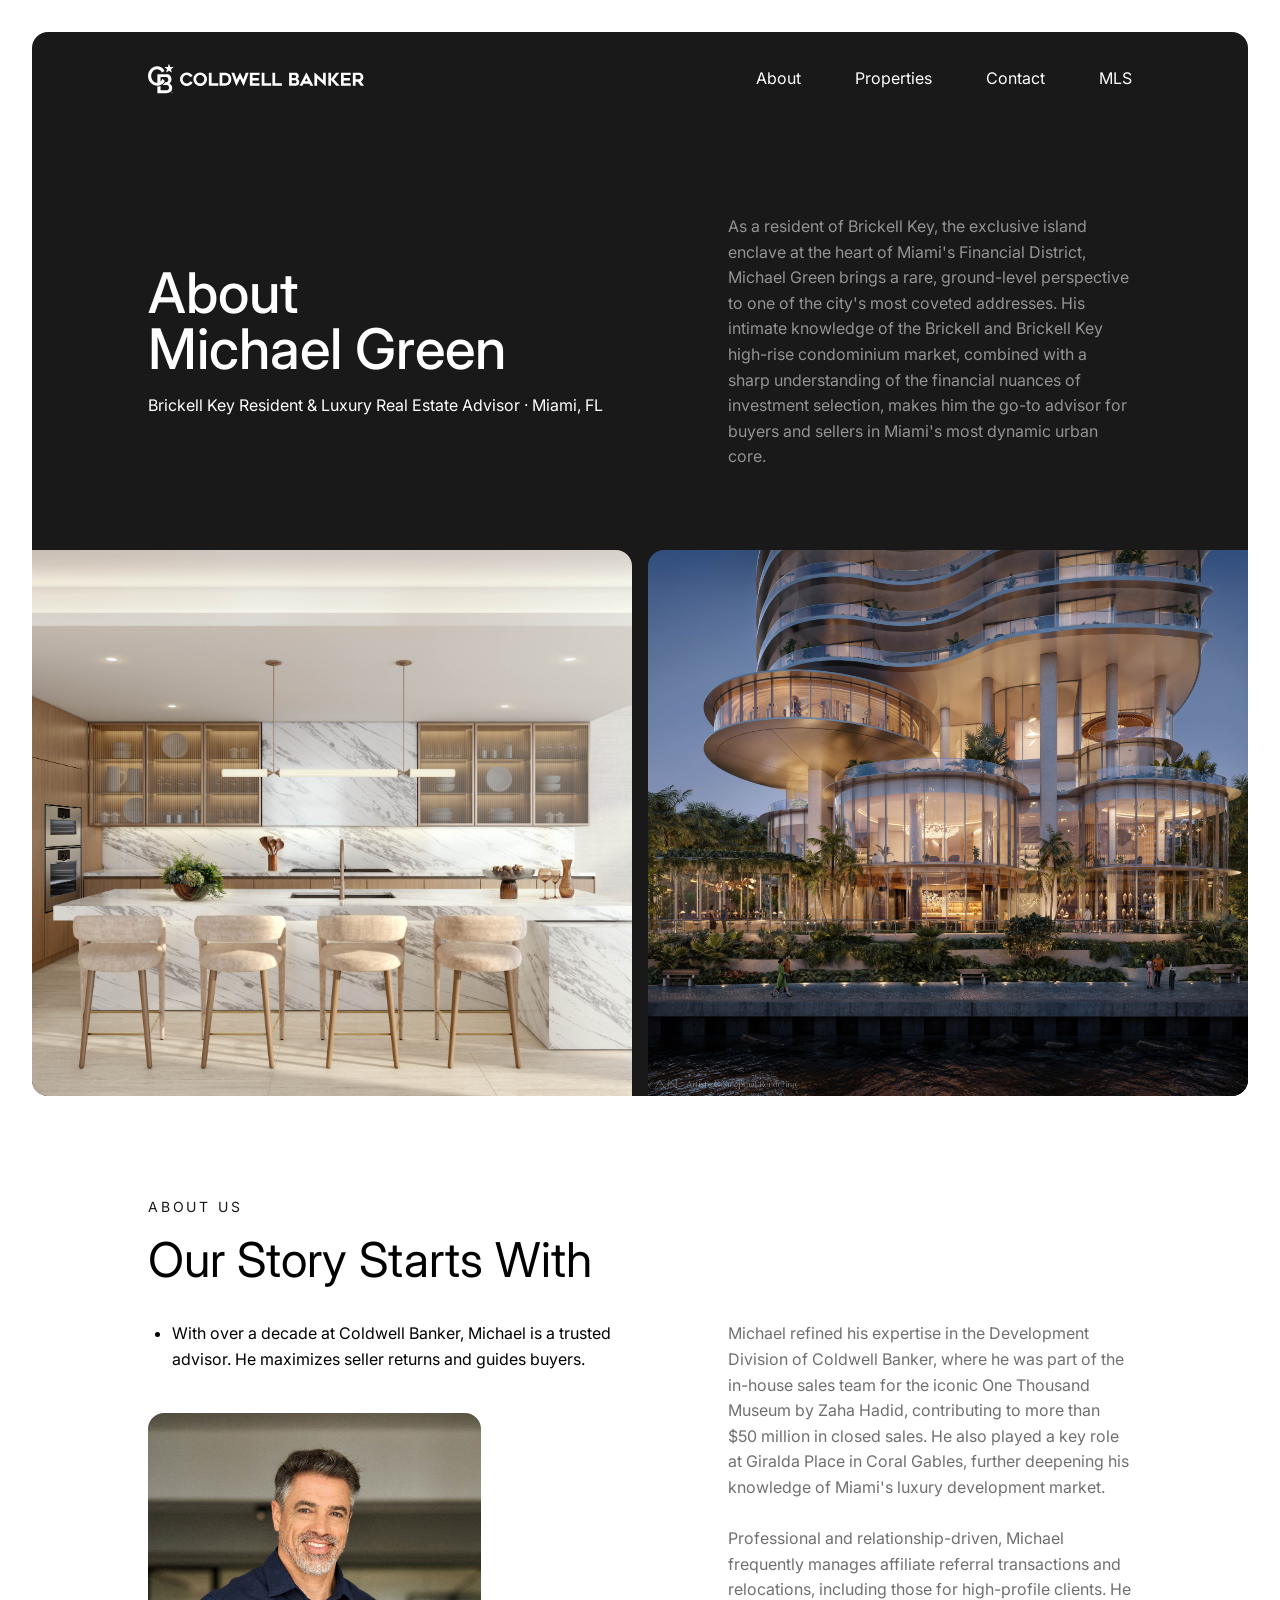
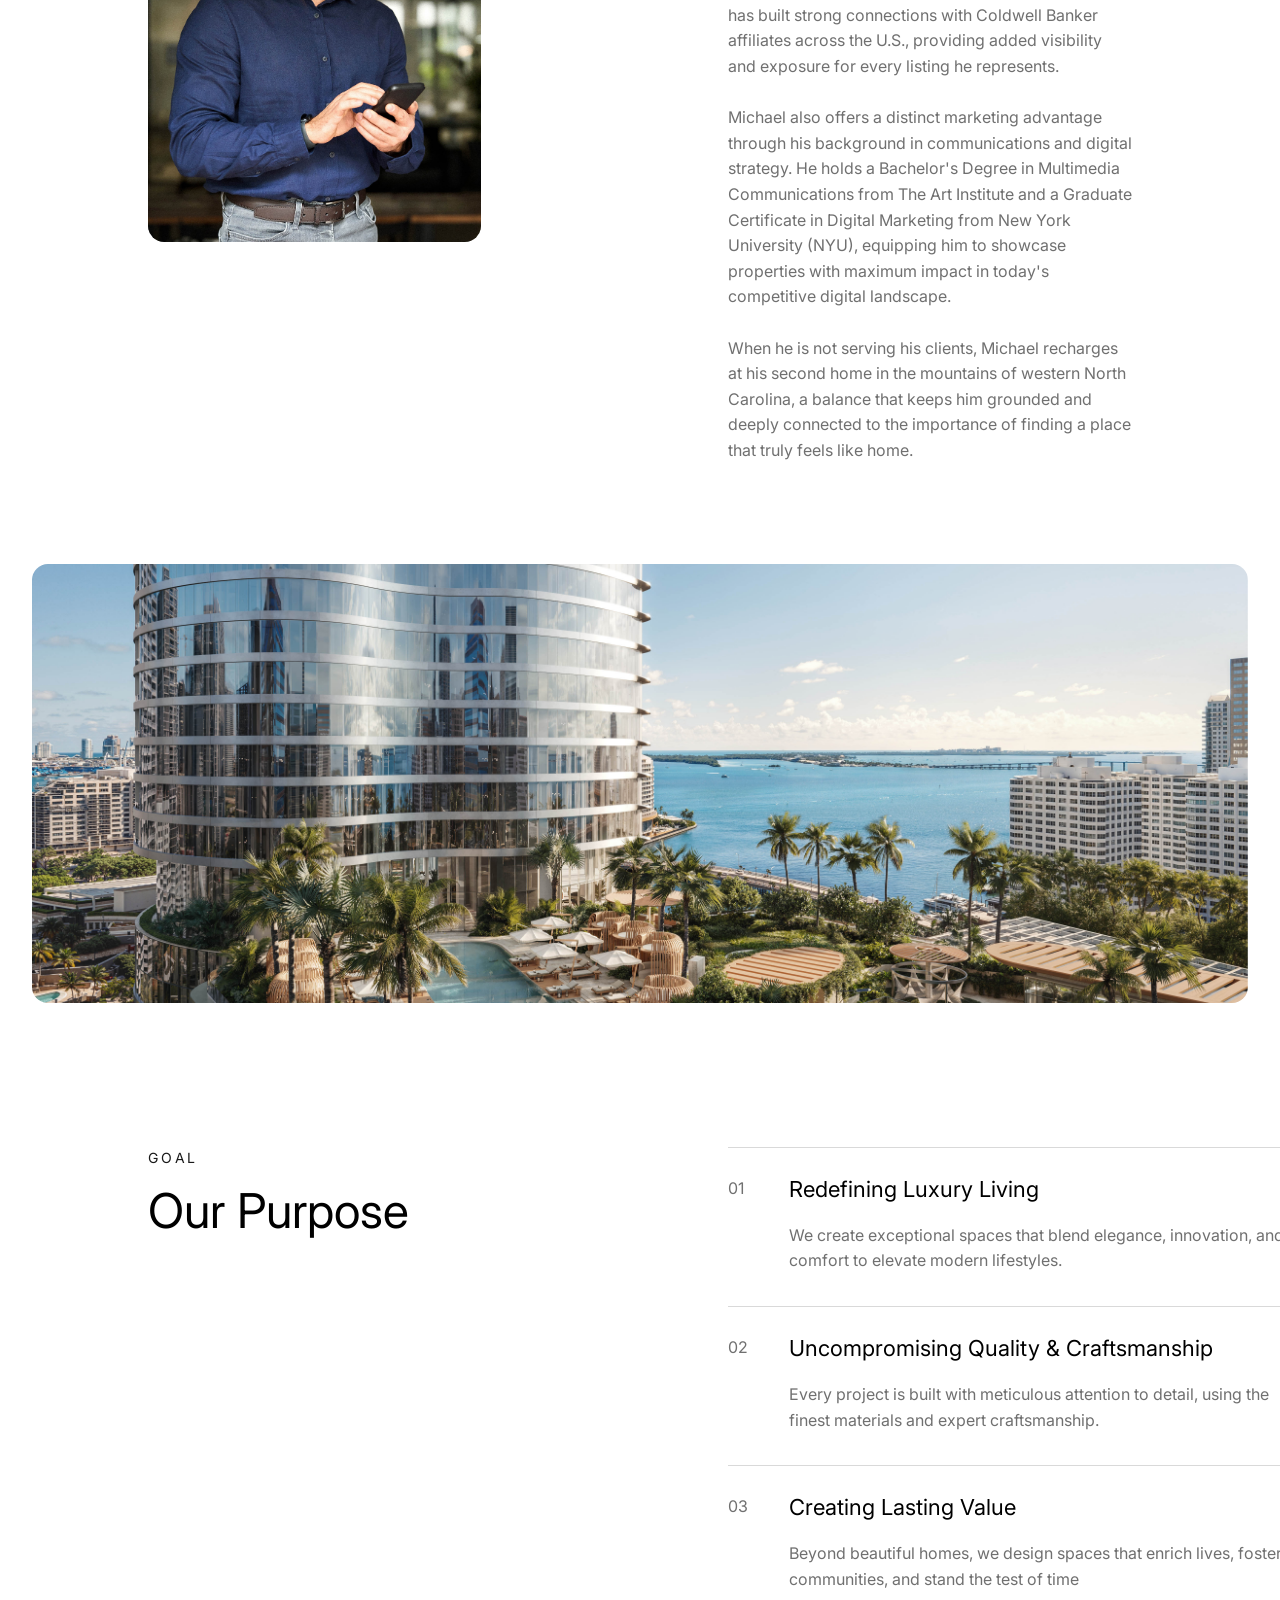
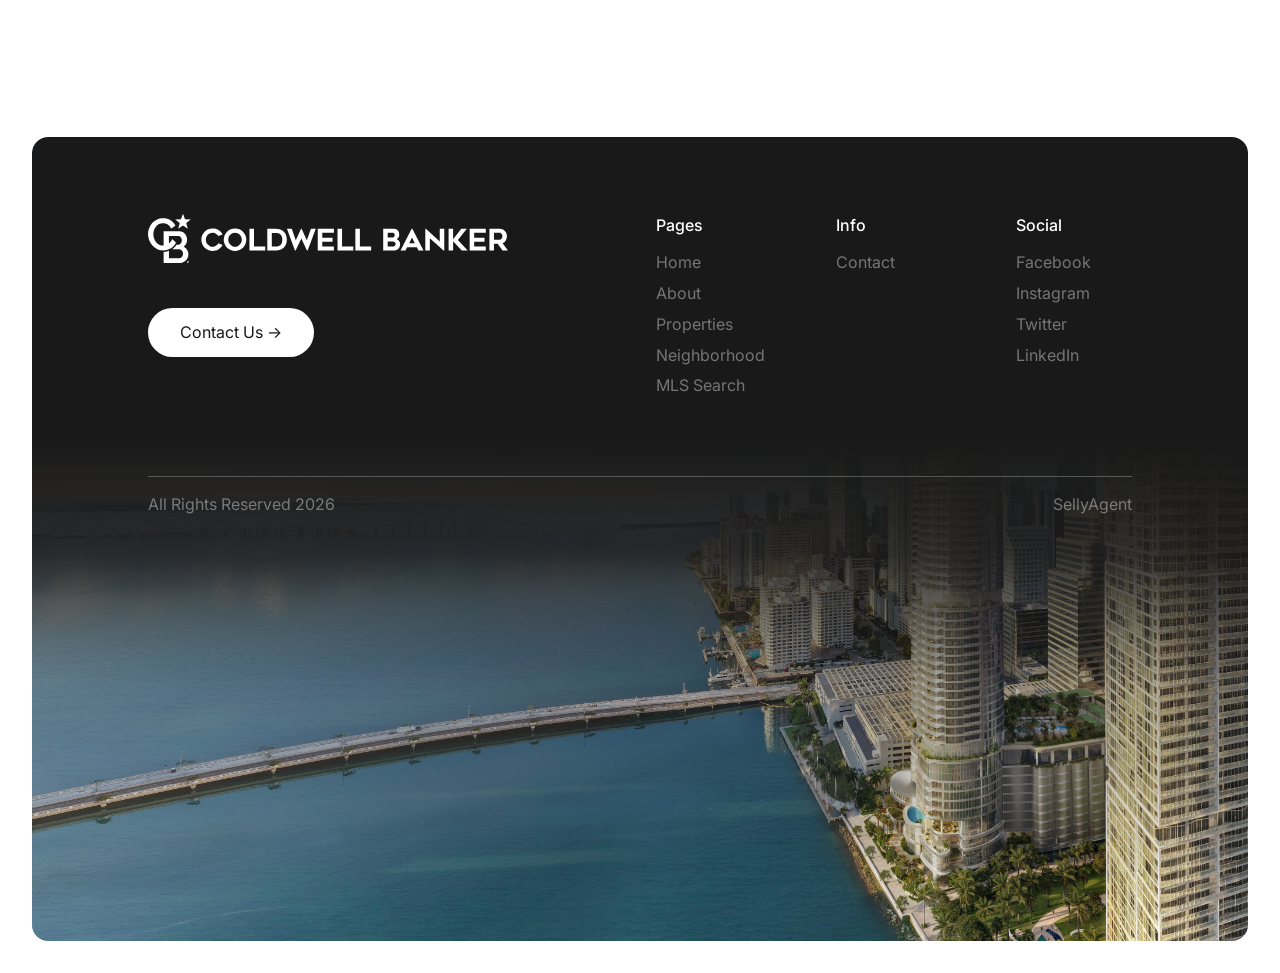
<file: templates/ray/about.html>
<!DOCTYPE html>
<html lang="en">
<head>
  <meta charset="UTF-8" />
  <meta name="viewport" content="width=device-width, initial-scale=1.0" />
  <title>About — Michael Green | Coldwell Banker</title>
  <link href="https://fonts.googleapis.com/css2?family=Inter:wght@400;500&display=swap" rel="stylesheet" />
  <link rel="stylesheet" href="assets/css/base.css">
  <link rel="stylesheet" href="assets/css/about.css">
</head>
<body>

  <!-- Logo sprite: defined once, referenced via <use> throughout the page. -->
  <svg class="svg-sprite" aria-hidden="true" focusable="false">
<symbol id="coldwell-logo" viewBox="-0.03 0 491.83 67.35"><polygon fill="currentColor" points="144.75 20.41 138.58 20.41 138.58 50.13 160.15 50.13 160.15 44.59 144.75 44.59"/>
<polygon fill="currentColor" points="216.97 35.95 209.8 20.45 209.06 20.45 201.89 35.9 196.38 20.45 189.81 20.45 200.7 49.97 200.77 50.17 201.69 50.17 209.45 33.6 217.13 50.13 218.09 50.13 229.18 20.45 222.6 20.45"/>
<polygon fill="currentColor" points="231.88 50.13 253.92 50.13 253.92 44.51 238.05 44.51 238.05 38.28 252.13 38.28 252.13 32.62 238.05 32.62 238.05 25.95 253.92 25.95 253.92 20.41 231.88 20.41"/>
<polygon fill="currentColor" points="265.08 20.41 258.91 20.41 258.91 50.13 280.47 50.13 280.47 44.59 265.08 44.59"/>
<polygon fill="currentColor" points="289.44 20.41 283.27 20.41 283.27 50.13 304.83 50.13 304.83 44.59 289.44 44.59"/>
<path fill="currentColor" d="m337.03,28.93c0,.39-.07.8-.2,1.2-.13.4-.33.77-.59,1.09-.25.31-.57.57-.94.76-.37.19-.81.29-1.31.29h-6.54v-6.31h6.94c.35,0,.68.08.99.25.32.17.61.39.85.65.24.27.44.59.58.95.14.36.22.74.22,1.13m1.19,12.03c0,.44-.09.87-.26,1.3-.17.43-.41.84-.71,1.19-.29.35-.64.64-1.02.84-.38.2-.79.3-1.21.3h-7.57v-6.79h6.98c1.19,0,2.13.31,2.8.92.67.61.99,1.34.99,2.24m4.18-4.54c-.58-.63-1.24-1.14-1.98-1.51-.28-.14-.56-.26-.84-.36.23-.1.44-.21.66-.35.61-.4,1.14-.9,1.57-1.49.43-.58.77-1.22,1.02-1.91.25-.69.38-1.36.38-1.98,0-1.68-.24-3.08-.7-4.17-.47-1.09-1.12-1.97-1.92-2.59-.8-.62-1.75-1.06-2.83-1.29-1.05-.23-2.18-.35-3.36-.35h-13.11v29.72h13.74c1.27,0,2.48-.15,3.6-.45,1.14-.3,2.15-.81,3-1.51.85-.7,1.54-1.63,2.03-2.77.49-1.13.74-2.53.74-4.15,0-.94-.19-1.84-.56-2.66-.37-.82-.85-1.55-1.42-2.18"/>
<path fill="currentColor" d="m364.3 40.1h-7.36l3.7-7.78 3.66 7.78zm-4.12-19.65-15.18 29.68h6.73l2.23-4.57h13.34l2.27 4.57h6.73l-15.18-29.68h-0.93z"/>
<polygon fill="currentColor" points="398.56 37.64 379.94 20.53 379.86 20.45 378.84 20.45 378.84 50.13 385.01 50.13 385.01 33.21 403.72 50.13 404.74 50.13 404.74 20.45 398.56 20.45"/>
<polygon fill="currentColor" points="435.55 20.45 427.93 20.45 416.81 34.63 416.81 20.41 410.64 20.41 410.64 50.13 416.81 50.13 416.81 37.36 428.58 50.13 436.77 50.13 423.35 35.77"/>
<polygon fill="currentColor" points="439.43 50.13 461.47 50.13 461.47 44.51 445.6 44.51 445.6 38.28 459.68 38.28 459.68 32.62 445.6 32.62 445.6 25.95 461.47 25.95 461.47 20.41 439.43 20.41"/>
<path fill="currentColor" d="m482.78,34.2c-.39.38-.84.66-1.34.85-.51.19-1,.28-1.46.28h-7.35v-9.38h7.35c.91,0,1.65.17,2.18.51.54.34.96.77,1.25,1.25.3.5.5,1.02.6,1.57.1.57.15,1.06.15,1.46,0,.77-.13,1.45-.39,2.02-.26.57-.59,1.06-.99,1.44m-10.15,6.66h5.05c1.08,1.55,2.17,3.09,3.24,4.57,1.11,1.54,2.26,3.08,3.41,4.58l.09.12h7.38l-.35-.48c-2.3-3.17-4.66-6.35-7.02-9.47,1.71-.75,3.12-1.92,4.18-3.5,1.13-1.69,1.7-3.68,1.7-5.94,0-1.49-.26-2.88-.76-4.15-.5-1.26-1.22-2.37-2.12-3.28-.9-.91-2-1.63-3.27-2.14-1.27-.5-2.68-.76-4.2-.76h-13.53v29.72h6.17v-9.27Z"/>
<path fill="currentColor" d="m99.23 24.58c-0.94-0.96-2-1.79-3.14-2.47-1.14-0.69-2.4-1.23-3.73-1.6-1.33-0.38-2.73-0.57-4.16-0.57-2.1 0-4.11 0.41-5.97 1.22s-3.5 1.92-4.89 3.3c-1.39 1.39-2.5 3.03-3.3 4.89-0.81 1.86-1.22 3.87-1.22 5.97s0.41 4.11 1.22 5.97 1.92 3.5 3.3 4.89c1.39 1.39 3.03 2.5 4.89 3.31s3.87 1.22 5.97 1.22c1.43 0 2.83-0.19 4.16-0.57s2.59-0.92 3.73-1.6c1.14-0.69 2.2-1.52 3.14-2.47 0.94-0.96 1.75-2.04 2.4-3.23l0.16-0.3-5.75-2.33-0.14 0.21c-0.41 0.62-0.9 1.21-1.45 1.76s-1.17 1.04-1.83 1.45c-0.67 0.41-1.38 0.73-2.12 0.96s-1.51 0.34-2.3 0.34c-1.27 0-2.48-0.26-3.59-0.79s-2.09-1.23-2.91-2.1-1.48-1.9-1.97-3.05-0.73-2.38-0.73-3.66 0.25-2.48 0.73-3.64c0.49-1.17 1.15-2.2 1.97-3.07s1.8-1.58 2.91-2.1 2.32-0.79 3.59-0.79c0.79 0 1.56 0.12 2.3 0.34 0.74 0.23 1.45 0.55 2.12 0.96s1.28 0.89 1.84 1.43c0.55 0.54 1.04 1.13 1.45 1.74l0.14 0.21 5.76-2.33-0.17-0.3c-0.65-1.16-1.45-2.23-2.39-3.19"/>
<path fill="currentColor" d="m128.09 35.27c0 1.28-0.25 2.51-0.73 3.66-0.49 1.15-1.16 2.19-1.99 3.07s-1.82 1.6-2.93 2.12c-1.1 0.52-2.31 0.79-3.58 0.79s-2.48-0.26-3.58-0.79c-1.11-0.52-2.09-1.24-2.93-2.12-0.83-0.88-1.5-1.92-1.99-3.07-0.48-1.15-0.73-2.38-0.73-3.66s0.25-2.48 0.73-3.64c0.49-1.17 1.15-2.2 1.98-3.07s1.81-1.58 2.93-2.1c1.1-0.52 2.31-0.79 3.58-0.79s2.48 0.26 3.58 0.79c1.11 0.53 2.1 1.23 2.93 2.1s1.5 1.9 1.98 3.07c0.49 1.16 0.73 2.39 0.73 3.64m1.65-10.89c-1.39-1.39-3.03-2.5-4.89-3.3-1.86-0.81-3.88-1.22-6.01-1.22s-4.11 0.41-5.97 1.22-3.5 1.92-4.89 3.3c-1.39 1.39-2.5 3.04-3.3 4.91-0.81 1.87-1.22 3.89-1.22 5.99s0.41 4.15 1.22 6.01 1.92 3.5 3.3 4.89 3.03 2.5 4.89 3.31 3.87 1.22 5.97 1.22 4.15-0.41 6.01-1.22 3.5-1.92 4.89-3.31 2.5-3.03 3.3-4.89c0.81-1.86 1.22-3.88 1.22-6.01s-0.41-4.11-1.22-5.99c-0.81-1.87-1.92-3.52-3.3-4.91"/>
<path fill="currentColor" d="m183.43 35.31c0 1.96-0.27 3.57-0.81 4.77s-1.22 2.14-2.04 2.81-1.75 1.12-2.76 1.35c-1.03 0.23-2.07 0.35-3.08 0.35h-5.62v-18.56h5.62c0.98 0 2 0.12 3.04 0.35 1.01 0.23 1.95 0.68 2.78 1.33 0.83 0.66 1.52 1.6 2.06 2.81s0.81 2.83 0.81 4.79m1.75-11.16c-2.72-2.48-6.24-3.74-10.45-3.74h-11.78v29.72h11.78c2.09 0 4.04-0.31 5.8-0.93 1.77-0.62 3.33-1.55 4.65-2.77 1.46-1.32 2.57-2.95 3.31-4.83 0.74-1.87 1.11-4 1.11-6.34s-0.37-4.42-1.11-6.3-1.86-3.5-3.31-4.83"/>
<polygon fill="currentColor" points="41.19 20.21 47.76 15.83 54.33 20.21 52.19 12.61 58.38 7.72 50.49 7.41 47.76 0 45.02 7.41 37.13 7.72 43.33 12.61"/>
<path fill="currentColor" d="m52.88,48.31c-1.1-1.49-2.48-2.65-4.15-3.47,1.21-.86,2.21-1.94,2.98-3.25,1.12-1.9,1.68-3.99,1.68-6.23,0-1.39-.24-2.79-.73-4.16-.49-1.37-1.18-2.61-2.07-3.69-.9-1.09-2-1.99-3.28-2.67-1.31-.7-2.78-1.05-4.38-1.05h-21.61v19.53c-2.14.11-4.15-.29-5.94-1.2-.92-.47-1.76-1.07-2.55-1.73-.6-.51-1.18-1.04-1.7-1.66-1.21-1.42-2.16-3.08-2.84-4.93-.68-1.85-1.02-3.83-1.02-5.88,0-1.84.29-3.7.86-5.52.56-1.8,1.42-3.45,2.55-4.89,1.12-1.43,2.52-2.59,4.16-3.48,2.37-1.27,5.4-1.68,8.65-.98,1,.21,1.98.57,2.93,1.07.94.5,1.82,1.17,2.62,1.98.79.81,1.49,1.84,2.06,3.06l.48,1.02,5.82-3.77-.37-.78c-1.36-2.84-3.47-5.18-6.26-6.95-2.8-1.77-6.18-2.66-10.05-2.66-3.25,0-6.21.64-8.79,1.91-2.56,1.26-4.76,2.94-6.53,5-1.77,2.05-3.13,4.4-4.04,6.97-.91,2.57-1.37,5.19-1.37,7.78,0,2.75.5,5.49,1.49,8.14.99,2.65,2.41,5.05,4.21,7.14,1.81,2.09,3.98,3.81,6.45,5.1.23.12.47.2.7.31.15.07.29.13.44.2.44.19.89.37,1.35.52.3.1.61.2.92.29.47.13.94.24,1.42.34.32.06.64.12.97.16.81.11,1.65.17,2.5.17.29,0,.59,0,.89-.02,1.39-.07,2.82-.29,4.26-.65,1.74-.44,3.42-1.11,4.99-1.96.59-.32,1.16-.67,1.71-1.05.37-.25.72-.52,1.07-.8.52-.42,1.01-.86,1.48-1.33.32-.32.62-.65.9-.99.28-.34.55-.7.8-1.07.5-.74.93-1.53,1.28-2.37l.25-.66-.62-.56h0s-4.47-4.11-4.47-4.11c0,0-.46,1.05-.71,1.53-.25.48-.78,1.33-1.14,1.81-.53.7-.97,1.23-1.55,1.81-.33.33-.68.61-1.02.9v-10.23h12.57c.72,0,1.38.14,2.01.44.62.29,1.16.69,1.59,1.2.45.53.81,1.18,1.08,1.92.27.75.41,1.56.41,2.41,0,.8-.14,1.58-.43,2.3-.29.72-.68,1.36-1.16,1.89-.48.53-1.04.94-1.71,1.26-.64.3-1.36.46-2.14.46h-1.9c-.21.38-.44.76-.68,1.12-.57.84-1.22,1.64-1.95,2.36-.95.95-2,1.81-3.12,2.56-.18.12-.1.2,0,.2h9.29c.77,0,1.49.16,2.13.48.66.33,1.23.78,1.71,1.33.49.57.88,1.25,1.17,2.01.29.76.43,1.56.43,2.37s-.15,1.58-.45,2.32c-.3.73-.72,1.38-1.25,1.93-.54.56-1.17,1.01-1.88,1.34-.68.33-1.44.49-2.26.49h-13.44v-10.16c-.81.3-1.64.57-2.48.78-1.47.37-2.99.6-4.66.67-.03,0-.06,0-.1,0v15.22h20.68c1.78,0,3.47-.27,5.02-.81,1.57-.54,2.97-1.33,4.17-2.34,1.21-1.02,2.18-2.27,2.88-3.71.71-1.45,1.06-3.07,1.06-4.81,0-2.77-.76-5.22-2.26-7.27"/>
<path fill="currentColor" d="m54.52,67.32c-.84,0-1.43-.63-1.43-1.46,0-.88.66-1.46,1.43-1.46s1.43.58,1.43,1.46-.66,1.46-1.43,1.46Zm0-2.66c-.63,0-1.12.49-1.12,1.2,0,.66.43,1.2,1.12,1.2.62,0,1.12-.49,1.12-1.2s-.49-1.2-1.12-1.2Zm-.29,2.04h-.27v-1.61h.61c.39,0,.59.14.59.46,0,.29-.18.41-.42.44l.45.71h-.3l-.42-.69h-.25v.69Zm.3-.92c.2,0,.37-.02.37-.25,0-.19-.19-.22-.35-.22h-.32v.47h.3Z"/></symbol>
  </svg>

  <!-- Sticky nav — revealed on scroll past the hero -->
  <nav id="sticky-nav">
    <a class="hero__logo-link" href="index.html" aria-label="Michael Green — home">
      <svg class="logo" role="img" aria-label="Coldwell Banker"><use href="#coldwell-logo"></use></svg>
    </a>
    <ul>
      <li><a href="about.html">About</a></li>
      <li><a href="properties.html">Properties</a></li>
      <li><a href="contact.html">Contact</a></li>
      <li><a href="#">MLS</a></li>
    </ul>
      <button class="nav-burger" type="button" aria-label="Open menu" aria-expanded="false" aria-controls="mobile-menu"><span></span><span></span><span></span></button>
  </nav>

  <!-- Full-screen mobile menu (opened by the nav hamburgers) -->
  <div class="mobile-menu" id="mobile-menu" aria-hidden="true">
    <div class="mobile-menu__top">
      <a class="hero__logo-link" href="index.html" aria-label="Michael Green — home">
        <svg class="logo" role="img" aria-label="Coldwell Banker"><use href="#coldwell-logo"></use></svg>
      </a>
      <button class="mobile-menu__close" type="button" aria-label="Close menu"><svg width="18" height="18" viewBox="0 0 18 18" aria-hidden="true"><line x1="2" y1="2" x2="16" y2="16" stroke="currentColor" stroke-width="2" stroke-linecap="round" /><line x1="16" y1="2" x2="2" y2="16" stroke="currentColor" stroke-width="2" stroke-linecap="round" /></svg></button>
    </div>
    <nav class="mobile-menu__links" aria-label="Mobile">
      <a href="index.html">Home</a>
      <a href="about.html">About</a>
      <a href="properties.html">Properties</a>
      <a href="contact.html">Contact</a>
      <a href="#">MLS</a>
    </nav>
  </div>

  <!-- Hero -->
  <section class="hero hero--framed" id="hero">
    <nav class="hero__nav">
      <a class="hero__logo-link" href="index.html" aria-label="Michael Green — home">
        <svg class="logo" role="img" aria-label="Coldwell Banker"><use href="#coldwell-logo"></use></svg>
      </a>
      <ul>
        <li><a class="will-animate anim-fade-in delay-100" href="about.html">About</a></li>
        <li><a class="will-animate anim-fade-in delay-200" href="properties.html">Properties</a></li>
        <li><a class="will-animate anim-fade-in delay-300" href="contact.html">Contact</a></li>
        <li><a class="will-animate anim-fade-in delay-400" href="#">MLS</a></li>
      </ul>
        <button class="nav-burger" type="button" aria-label="Open menu" aria-expanded="false" aria-controls="mobile-menu"><span></span><span></span><span></span></button>
    </nav>

    <div class="hero-row">
      <div class="hero-left">
        <h1 class="hero-title will-animate anim-blur delay-100">About<br />Michael Green</h1>
        <p class="hero-sub will-animate anim-blur delay-200">Brickell Key Resident &amp; Luxury Real Estate Advisor · Miami, FL</p>
      </div>
      <p class="hero-body will-animate anim-blur delay-300">As a resident of Brickell Key, the exclusive island enclave at the heart of Miami's Financial District, Michael Green brings a rare, ground-level perspective to one of the city's most coveted addresses. His intimate knowledge of the Brickell and Brickell Key high-rise condominium market, combined with a sharp understanding of the financial nuances of investment selection, makes him the go-to advisor for buyers and sellers in Miami's most dynamic urban core.</p>
    </div>

    <div class="img-row" id="img-row">
      <div class="img-left will-animate anim-scale-in delay-200"><img src="assets/images/residence-05.jpg" alt="" /></div>
      <div class="img-right will-animate anim-scale-in delay-300"><img src="assets/images/residence-01.jpg" alt="" /></div>
    </div>
  </section>

  <!-- Body -->
  <div class="body-wrap">
    <section class="story observe">
      <div class="story__head">
        <p class="eyebrow will-animate anim-blur delay-0">ABOUT US</p>
        <h2 class="title-xl will-animate anim-blur delay-100">Our Story Starts With</h2>
      </div>
      <div class="story__cols">
        <div class="story__lead will-animate anim-fade-up delay-150">
          <ul><li>With over a decade at Coldwell Banker, Michael is a trusted advisor. He maximizes seller returns and guides buyers.</li></ul>
          <img class="story__portrait" src="assets/images/ray-01.jpg" alt="Portrait of Michael Green" />
        </div>
        <div class="story__body will-animate anim-fade-up delay-200">
          <p>Michael refined his expertise in the Development Division of Coldwell Banker, where he was part of the in-house sales team for the iconic One Thousand Museum by Zaha Hadid, contributing to more than $50 million in closed sales. He also played a key role at Giralda Place in Coral Gables, further deepening his knowledge of Miami's luxury development market.</p>
          <p>Professional and relationship-driven, Michael frequently manages affiliate referral transactions and relocations, including those for high-profile clients. He has built strong connections with Coldwell Banker affiliates across the U.S., providing added visibility and exposure for every listing he represents.</p>
          <p>Michael also offers a distinct marketing advantage through his background in communications and digital strategy. He holds a Bachelor's Degree in Multimedia Communications from The Art Institute and a Graduate Certificate in Digital Marketing from New York University (NYU), equipping him to showcase properties with maximum impact in today's competitive digital landscape.</p>
          <p>When he is not serving his clients, Michael recharges at his second home in the mountains of western North Carolina, a balance that keeps him grounded and deeply connected to the importance of finding a place that truly feels like home.</p>
        </div>
      </div>
    </section>

    <div class="banner-mid observe will-animate anim-scale-in delay-0" id="banner-mid"><img id="banner-parallax" src="assets/images/residence-02.jpg" alt="" /></div>

    <section class="purpose observe">
      <div class="purpose__head">
        <p class="eyebrow will-animate anim-blur delay-0">GOAL</p>
        <h2 class="title-xl will-animate anim-blur delay-100">Our Purpose</h2>
      </div>
      <div class="purpose__list">
        <div class="purpose__item will-animate anim-fade-up delay-200">
          <div class="purpose__line"></div>
          <div class="purpose__row">
            <p class="purpose__num">01</p>
            <div class="purpose__content">
              <p class="purpose__title">Redefining Luxury Living</p>
              <p class="purpose__desc">We create exceptional spaces that blend elegance, innovation, and comfort to elevate modern lifestyles.</p>
            </div>
          </div>
        </div>
        <div class="purpose__item will-animate anim-fade-up delay-300">
          <div class="purpose__line"></div>
          <div class="purpose__row">
            <p class="purpose__num">02</p>
            <div class="purpose__content">
              <p class="purpose__title">Uncompromising Quality &amp; Craftsmanship</p>
              <p class="purpose__desc">Every project is built with meticulous attention to detail, using the finest materials and expert craftsmanship.</p>
            </div>
          </div>
        </div>
        <div class="purpose__item will-animate anim-fade-up delay-400">
          <div class="purpose__line"></div>
          <div class="purpose__row">
            <p class="purpose__num">03</p>
            <div class="purpose__content">
              <p class="purpose__title">Creating Lasting Value</p>
              <p class="purpose__desc">Beyond beautiful homes, we design spaces that enrich lives, foster communities, and stand the test of time</p>
            </div>
          </div>
        </div>
      </div>
    </section>

    <!-- Footer -->
    <footer class="footer">
      <img class="footer__bg" src="assets/images/residence-04.jpg" alt="" />
      <div class="footer__grad"></div>
      <div class="footer__inner">

        <div class="footer__top">
        <div class="footer__brand">
          <svg class="logo logo--footer" role="img" aria-label="Coldwell Banker"><use href="#coldwell-logo"></use></svg>
          <a class="btn btn--white" href="contact.html">Contact Us →</a>
        </div>
        <nav class="footer__nav-cols">
          <div class="footer__col">
            <span class="footer__col-title">Pages</span>
            <a href="index.html">Home</a><a href="about.html">About</a><a href="properties.html">Properties</a><a href="#">Neighborhood</a><a href="#">MLS Search</a>
          </div>
          <div class="footer__col">
            <span class="footer__col-title">Info</span>
            <a href="contact.html">Contact</a>
          </div>
          <div class="footer__col">
            <span class="footer__col-title">Social</span>
            <a href="#">Facebook</a><a href="#">Instagram</a><a href="#">Twitter</a><a href="#">LinkedIn</a>
          </div>
        </nav>
      </div>

      <div class="footer__meta">
        <hr class="footer__rule" />
        <div class="footer__meta-row">
          <p>All Rights Reserved 2026</p>
          <p>SellyAgent</p>
        </div>
      </div>
      </div>
    </footer>
  </div>

  <script src="assets/js/site.js"></script>
  <script>
    /* Embed guard — active only when this page is framed inside the
       SellyAgent template showcase. Scroll and hover stay live; click
       actions (links, buttons, forms) are disabled so visitors can
       explore the template without navigating away. */
    if (window.self !== window.top) {
      document.documentElement.classList.add('is-embedded');
      ['click', 'submit'].forEach(function (type) {
        document.addEventListener(type, function (event) {
          event.preventDefault();
          event.stopPropagation();
        }, true);
      });
      // Drag-to-scroll relay: the showcase overlay sends drag deltas from
      // the parent page; when this page can't scroll further, the delta is
      // bounced back so the parent page keeps scrolling instead.
      // When a wheel scroll reaches this page's top or bottom, pass the
      // remaining delta to the parent so the showcase page keeps moving.
      window.addEventListener('wheel', function (event) {
        var max = document.documentElement.scrollHeight - window.innerHeight;
        var atEdge = event.deltaY > 0 ? window.scrollY >= max - 1 : window.scrollY <= 1;
        if (atEdge) {
          window.parent.postMessage({ type: 'sellyagent:edge', dy: event.deltaY, wheel: true }, '*');
        }
      }, { passive: true });
      window.addEventListener('message', function (event) {
        var data = event.data;
        if (!data || data.type !== 'sellyagent:scroll') return;
        var before = window.scrollY;
        window.scrollBy(0, data.dy);
        if (window.scrollY === before && event.source) {
          event.source.postMessage({ type: 'sellyagent:edge', dy: data.dy }, '*');
        }
      });
    }
  </script>
</body>
</html>
</file>
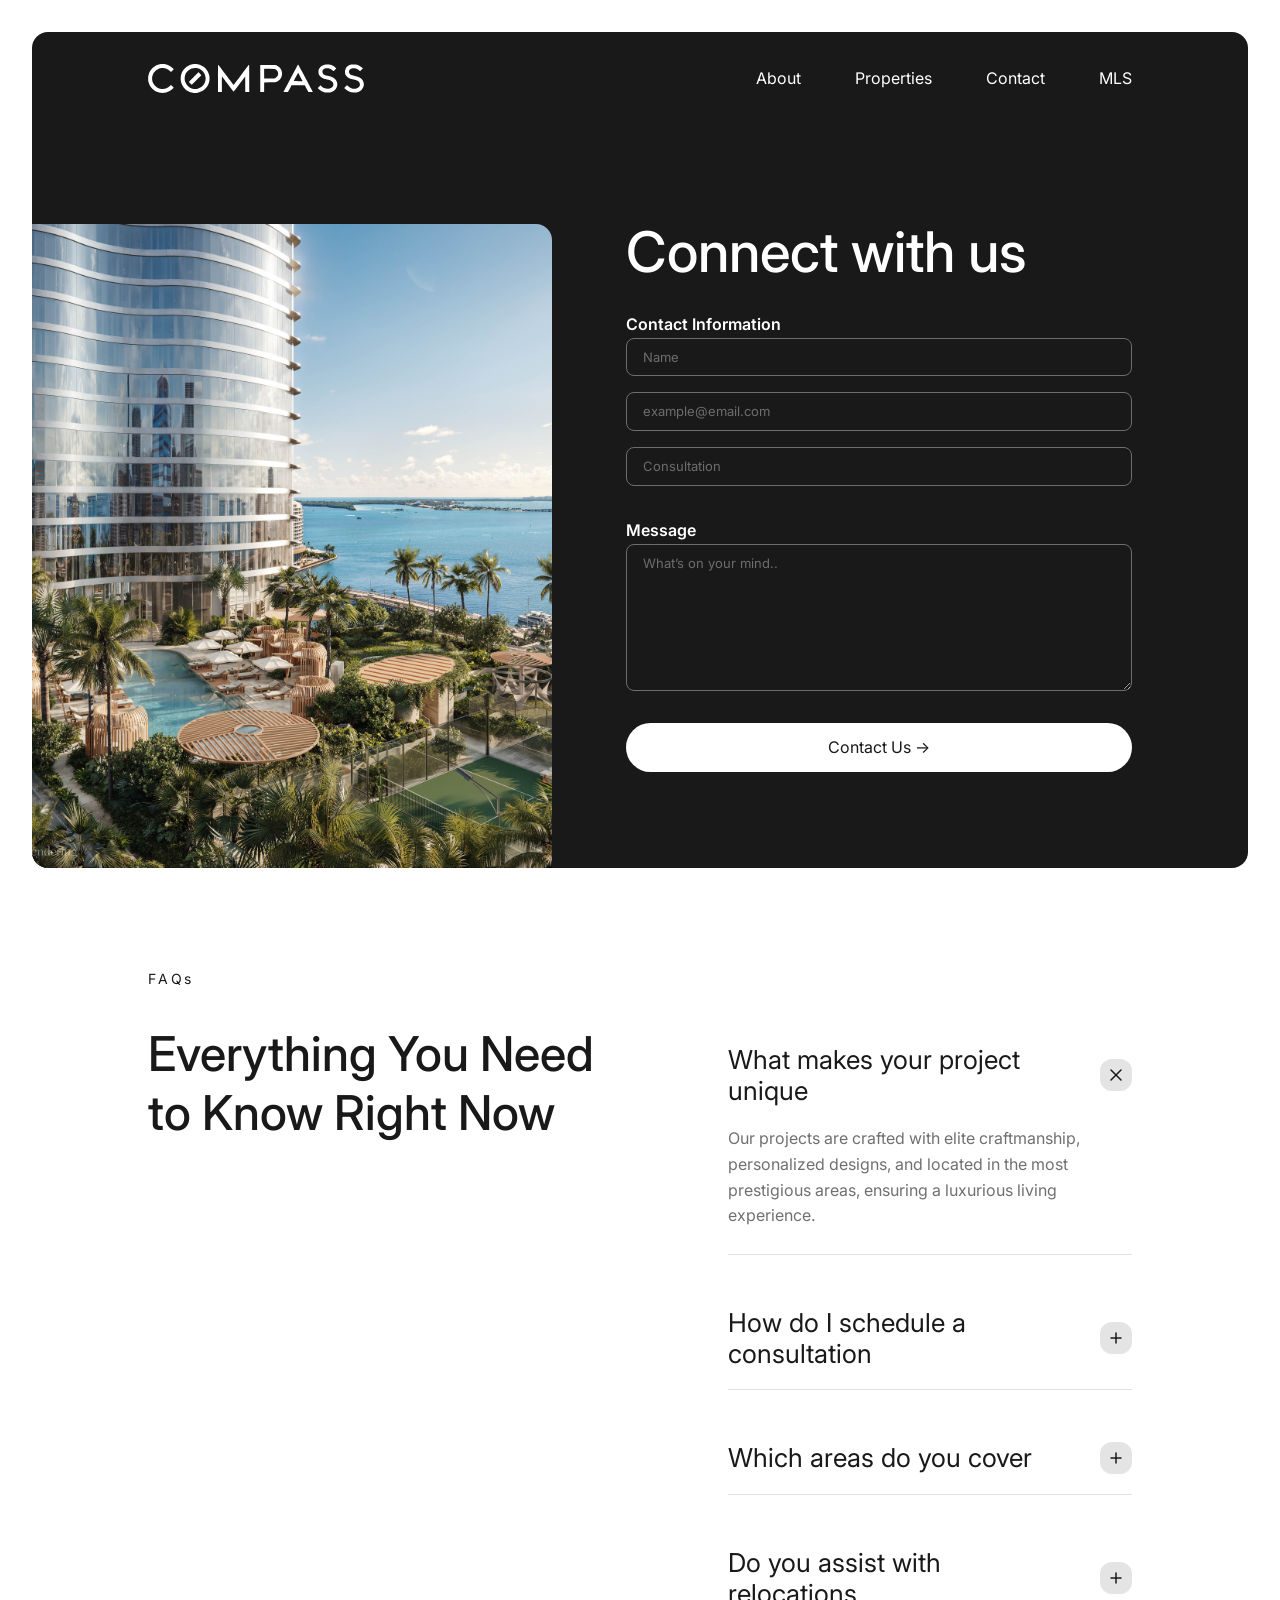
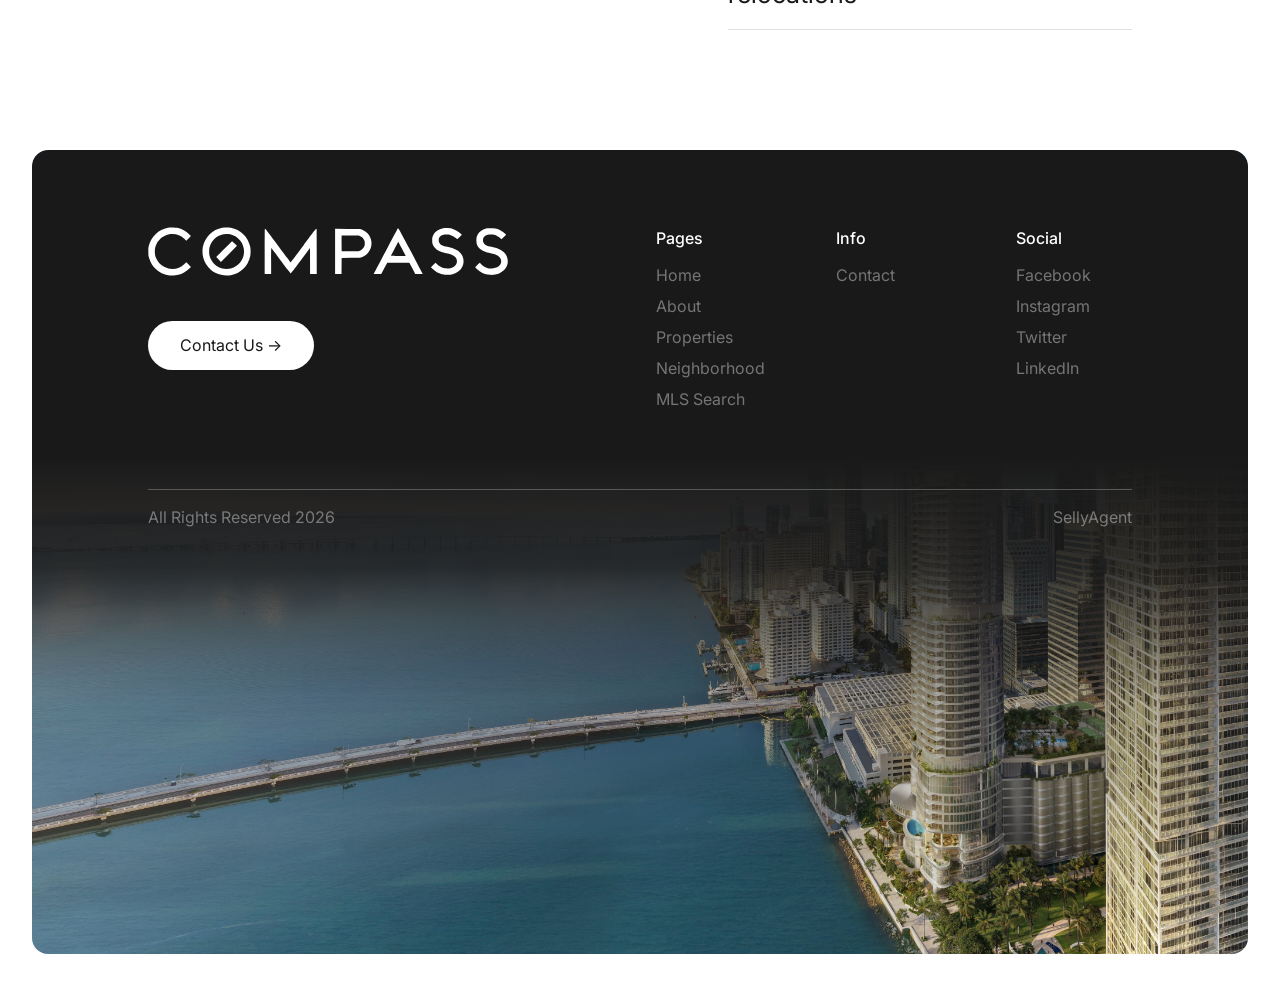
<file: templates/ray/contact.html>
<!DOCTYPE html>
<html lang="en">
<head>
  <meta charset="UTF-8" />
  <meta name="viewport" content="width=device-width, initial-scale=1.0" />
  <title>Contact — Michael Green | Compass</title>
  <link href="https://fonts.googleapis.com/css2?family=Inter:wght@400;500;600&display=swap" rel="stylesheet" />
  <link rel="stylesheet" href="assets/css/base.css">
  <link rel="stylesheet" href="assets/css/contact.css">
</head>
<body>

  <!-- Logo sprite: defined once, referenced via <use> throughout the page. -->
  <svg class="svg-sprite" aria-hidden="true" focusable="false">
<symbol id="compass-logo" viewBox="0 0 1728 233"><g transform="translate(0.000000,233.000000) scale(0.100000,-0.100000)" fill="currentColor"><path d="M957 2305 c-226 -43 -425 -146 -593 -307 -162 -156 -266 -336 -325
-563 -21 -79 -24 -112 -23 -275 1 -168 3 -194 28 -285 32 -120 126 -314 195
-406 178 -234 441 -394 732 -445 135 -23 350 -15 481 19 200 53 371 149 521
295 l88 86 -113 113 -112 112 -86 -83 c-168 -162 -351 -238 -575 -240 -146 -1
-241 21 -380 89 -172 83 -303 215 -385 387 -61 127 -82 221 -82 363 0 150 22
239 93 384 45 92 63 116 153 206 94 95 109 106 216 158 149 71 232 91 380 91
231 -1 414 -78 585 -245 l81 -78 112 112 112 113 -77 78 c-143 143 -331 250
-531 303 -124 32 -371 41 -495 18z M3565 2304 c-467 -83 -831 -442 -931 -916
-21 -102 -24 -312 -5 -418 65 -363 300 -680 626 -843 205 -102 492 -143 716
-102 476 88 830 433 935 912 24 106 24 349 0 454 -105 481 -464 831 -936 914
-105 18 -298 18 -405 -1z m411 -324 c372 -95 634 -431 634 -815 0 -384 -257
-715 -635 -816 -112 -30 -298 -30 -409 0 -294 79 -524 304 -608 597 -33 114
-33 324 0 438 110 382 462 639 848 620 51 -2 127 -13 170 -24z M3657 1282
c-207 -207 -377 -382 -377 -387 0 -6 50 -60 110 -120 l110 -110 385 385 385
385 -112 112 c-62 62 -115 113 -118 113 -3 0 -175 -170 -383 -378z M14127
2271 c-231 -51 -402 -194 -464 -390 -22 -68 -24 -90 -21 -206 3 -126 5 -132
41 -209 68 -144 207 -252 407 -320 41 -13 146 -41 233 -61 181 -41 230 -56
307 -95 133 -68 200 -167 200 -295 0 -161 -118 -284 -317 -331 -103 -24 -286
-15 -375 18 -98 37 -170 83 -260 167 l-79 74 -110 -109 -110 -109 74 -71 c131
-126 287 -218 453 -266 70 -20 100 -23 254 -22 160 0 183 3 263 27 108 33 203
80 284 141 311 234 324 695 27 940 -130 107 -284 170 -575 236 -205 46 -266
70 -322 124 -59 59 -81 110 -82 191 0 91 29 154 92 199 79 55 126 69 260 74
105 4 131 1 195 -18 98 -29 191 -79 270 -145 36 -30 70 -55 75 -55 4 0 55 47
113 105 l104 105 -34 36 c-98 103 -282 212 -430 254 -110 32 -351 37 -473 11z
M16270 2276 c-211 -45 -375 -158 -450 -311 -48 -98 -63 -174 -57 -295 6 -128
25 -190 80 -272 55 -81 139 -148 252 -204 87 -42 151 -61 450 -133 278 -66
407 -182 409 -366 2 -205 -190 -345 -472 -345 -62 0 -129 6 -164 16 -126 32
-264 116 -346 210 -22 24 -44 44 -48 44 -14 0 -214 -203 -214 -217 0 -19 138
-140 228 -200 157 -105 301 -152 495 -160 276 -12 498 65 662 231 118 120 175
255 175 422 0 251 -126 436 -387 568 -97 49 -183 75 -403 126 -207 48 -277 77
-334 140 -49 55 -69 102 -69 170 -2 134 77 226 228 266 69 19 233 18 308 -2
102 -26 226 -96 312 -175 l41 -38 112 112 113 111 -48 44 c-129 116 -266 195
-410 238 -75 23 -110 27 -243 30 -105 2 -176 -1 -220 -10z M11987 2263 c-18
-31 -1147 -2174 -1147 -2178 0 -3 80 -5 178 -5 l177 0 145 275 144 275 530 -2
529 -3 143 -270 143 -270 181 -3 181 -2 -68 128 c-37 70 -297 563 -578 1095
-439 833 -513 967 -532 967 -12 0 -24 -3 -26 -7z m299 -1150 l85 -163 -355 0
c-196 0 -356 3 -356 7 0 3 79 157 176 340 l176 335 95 -179 c52 -98 133 -251
179 -340z M5607 2244 c-4 -4 -7 -493 -7 -1086 l0 -1078 155 0 155 0 0 625 c0
344 3 625 8 625 4 0 211 -275 461 -610 288 -388 459 -610 470 -610 11 0 183
223 472 610 l454 610 3 -625 2 -625 160 0 160 0 -2 1083 -3 1082 -25 2 c-22 2
-90 -85 -619 -803 -327 -442 -599 -803 -604 -801 -6 2 -276 363 -602 803 -394
532 -598 800 -611 802 -11 2 -23 0 -27 -4z M8980 1165 l0 -1085 155 0 155 0 2
388 3 387 440 5 c478 6 478 6 600 67 274 138 429 429 385 725 -38 264 -203
465 -462 565 l-73 28 -602 3 -603 3 0 -1086z m1212 732 c88 -43 146 -102 187
-187 23 -48 26 -68 26 -155 0 -89 -3 -106 -28 -156 -43 -88 -98 -143 -185
-186 l-76 -38 -410 0 -411 0 -3 370 c-1 203 0 376 3 383 4 10 84 12 413 10
l408 -3 76 -38z"/></g></symbol>
  </svg>

  <!-- Sticky nav — revealed on scroll past the hero -->
  <nav id="sticky-nav">
    <a class="hero__logo-link" href="index.html" aria-label="Michael Green — home">
      <svg class="logo" role="img" aria-label="Compass"><use href="#compass-logo"></use></svg>
    </a>
    <ul>
      <li><a href="about.html">About</a></li>
      <li><a href="properties.html">Properties</a></li>
      <li><a href="contact.html" aria-current="page">Contact</a></li>
      <li><a href="#">MLS</a></li>
    </ul>
      <button class="nav-burger" type="button" aria-label="Open menu" aria-expanded="false" aria-controls="mobile-menu"><span></span><span></span><span></span></button>
  </nav>

  <!-- Full-screen mobile menu (opened by the nav hamburgers) -->
  <div class="mobile-menu" id="mobile-menu" aria-hidden="true">
    <div class="mobile-menu__top">
      <a class="hero__logo-link" href="index.html" aria-label="Michael Green — home">
        <svg class="logo" role="img" aria-label="Compass"><use href="#compass-logo"></use></svg>
      </a>
      <button class="mobile-menu__close" type="button" aria-label="Close menu"><svg width="18" height="18" viewBox="0 0 18 18" aria-hidden="true"><line x1="2" y1="2" x2="16" y2="16" stroke="currentColor" stroke-width="2" stroke-linecap="round" /><line x1="16" y1="2" x2="2" y2="16" stroke="currentColor" stroke-width="2" stroke-linecap="round" /></svg></button>
    </div>
    <nav class="mobile-menu__links" aria-label="Mobile">
      <a href="index.html">Home</a>
      <a href="about.html">About</a>
      <a href="properties.html">Properties</a>
      <a href="contact.html">Contact</a>
      <a href="#">MLS</a>
    </nav>
  </div>

  <!-- Hero: dark backdrop with the contact form beside a full-height image -->
  <section class="hero hero--framed" id="hero">
    <nav class="hero__nav">
      <a class="hero__logo-link" href="index.html" aria-label="Michael Green — home">
        <svg class="logo" role="img" aria-label="Compass"><use href="#compass-logo"></use></svg>
      </a>
      <ul>
        <li><a class="will-animate anim-fade-in delay-100" href="about.html">About</a></li>
        <li><a class="will-animate anim-fade-in delay-200" href="properties.html">Properties</a></li>
        <li><a class="will-animate anim-fade-in delay-300" href="contact.html" aria-current="page">Contact</a></li>
        <li><a class="will-animate anim-fade-in delay-400" href="#">MLS</a></li>
      </ul>
        <button class="nav-burger" type="button" aria-label="Open menu" aria-expanded="false" aria-controls="mobile-menu"><span></span><span></span><span></span></button>
    </nav>

    <div class="contact-hero">
      <figure class="contact-hero__media will-animate anim-scale-in delay-200">
        <img src="assets/images/residence-02.jpg" alt="Interior of a luxury Miami residence" />
      </figure>

      <form class="contact-form" action="#" method="post" novalidate>
        <h1 class="contact-form__title will-animate anim-blur delay-100">Connect with us</h1>

        <fieldset class="contact-form__group will-animate anim-fade-up delay-200">
          <legend class="contact-form__label">Contact Information</legend>
          <input class="contact-input" type="text" name="name" placeholder="Name" aria-label="Name" />
          <input class="contact-input" type="email" name="email" placeholder="example@email.com" aria-label="Email address" />
          <input class="contact-input" type="text" name="subject" placeholder="Consultation" aria-label="Subject" />
        </fieldset>

        <fieldset class="contact-form__group will-animate anim-fade-up delay-300">
          <legend class="contact-form__label">Message</legend>
          <textarea class="contact-input contact-input--area" name="message" rows="5" placeholder="What’s on your mind.." aria-label="Message"></textarea>
        </fieldset>

        <button class="btn btn--white contact-form__submit will-animate anim-fade-up delay-400" type="submit">Contact Us →</button>
      </form>
    </div>
  </section>

  <!-- Body -->
  <div class="body-wrap">

    <!-- FAQs -->
    <section class="faqs observe">
      <p class="eyebrow will-animate anim-blur delay-0">FAQs</p>
      <div class="faqs__row">
        <h2 class="faqs__title will-animate anim-blur delay-100">Everything You Need to Know Right Now</h2>

        <div class="faqs__list">
          <div class="prow faq-row will-animate anim-fade-up delay-200">
            <div class="prow-header faq-row__head" role="button" tabindex="0" aria-expanded="true" aria-controls="faq-1">
              <p class="faq-row__q">What makes your project unique</p>
              <button class="prow-btn prow-icon" type="button" aria-label="Toggle answer" tabindex="-1"><svg width="12" height="12" viewBox="0 0 12 12" aria-hidden="true"><line x1="1" y1="1" x2="11" y2="11" stroke="#191919" stroke-width="1.5" stroke-linecap="round" /><line x1="11" y1="1" x2="1" y2="11" stroke="#191919" stroke-width="1.5" stroke-linecap="round" /></svg></button>
            </div>
            <div class="accordion-body open" id="faq-1"><div class="accordion-inner">
              <p class="faq-row__a">Our projects are crafted with elite craftmanship, personalized designs, and located in the most prestigious areas, ensuring a luxurious living experience.</p>
            </div></div>
          </div>

          <div class="prow faq-row will-animate anim-fade-up delay-250">
            <div class="prow-header faq-row__head" role="button" tabindex="0" aria-expanded="false" aria-controls="faq-2">
              <p class="faq-row__q">How do I schedule a consultation</p>
              <button class="prow-btn prow-icon" type="button" aria-label="Toggle answer" tabindex="-1"><svg width="12" height="12" viewBox="0 0 12 12" aria-hidden="true"><line x1="6" y1="1" x2="6" y2="11" stroke="#191919" stroke-width="1.5" stroke-linecap="round" /><line x1="1" y1="6" x2="11" y2="6" stroke="#191919" stroke-width="1.5" stroke-linecap="round" /></svg></button>
            </div>
            <div class="accordion-body" id="faq-2"><div class="accordion-inner">
              <p class="faq-row__a">Reach out through the form above or call directly, and we will arrange a time that suits you, whether in person or virtually.</p>
            </div></div>
          </div>

          <div class="prow faq-row will-animate anim-fade-up delay-300">
            <div class="prow-header faq-row__head" role="button" tabindex="0" aria-expanded="false" aria-controls="faq-3">
              <p class="faq-row__q">Which areas do you cover</p>
              <button class="prow-btn prow-icon" type="button" aria-label="Toggle answer" tabindex="-1"><svg width="12" height="12" viewBox="0 0 12 12" aria-hidden="true"><line x1="6" y1="1" x2="6" y2="11" stroke="#191919" stroke-width="1.5" stroke-linecap="round" /><line x1="1" y1="6" x2="11" y2="6" stroke="#191919" stroke-width="1.5" stroke-linecap="round" /></svg></button>
            </div>
            <div class="accordion-body" id="faq-3"><div class="accordion-inner">
              <p class="faq-row__a">We specialise in Brickell, Brickell Key, Coconut Grove, and the wider Miami luxury market, with affiliate reach across the U.S.</p>
            </div></div>
          </div>

          <div class="prow faq-row will-animate anim-fade-up delay-350">
            <div class="prow-header faq-row__head" role="button" tabindex="0" aria-expanded="false" aria-controls="faq-4">
              <p class="faq-row__q">Do you assist with relocations</p>
              <button class="prow-btn prow-icon" type="button" aria-label="Toggle answer" tabindex="-1"><svg width="12" height="12" viewBox="0 0 12 12" aria-hidden="true"><line x1="6" y1="1" x2="6" y2="11" stroke="#191919" stroke-width="1.5" stroke-linecap="round" /><line x1="1" y1="6" x2="11" y2="6" stroke="#191919" stroke-width="1.5" stroke-linecap="round" /></svg></button>
            </div>
            <div class="accordion-body" id="faq-4"><div class="accordion-inner">
              <p class="faq-row__a">Yes. We regularly manage affiliate referral transactions and relocations, coordinating every detail for a seamless move.</p>
            </div></div>
          </div>
        </div>
      </div>
    </section>

    <!-- Footer -->
    <footer class="footer">
      <img class="footer__bg" src="assets/images/residence-04.jpg" alt="" />
      <div class="footer__grad"></div>
      <div class="footer__inner">

        <div class="footer__top">
        <div class="footer__brand">
          <svg class="logo logo--footer" role="img" aria-label="Compass"><use href="#compass-logo"></use></svg>
          <a class="btn btn--white" href="contact.html">Contact Us →</a>
        </div>
        <nav class="footer__nav-cols">
          <div class="footer__col">
            <span class="footer__col-title">Pages</span>
            <a href="index.html">Home</a><a href="about.html">About</a><a href="properties.html">Properties</a><a href="#">Neighborhood</a><a href="#">MLS Search</a>
          </div>
          <div class="footer__col">
            <span class="footer__col-title">Info</span>
            <a href="contact.html">Contact</a>
          </div>
          <div class="footer__col">
            <span class="footer__col-title">Social</span>
            <a href="#">Facebook</a><a href="#">Instagram</a><a href="#">Twitter</a><a href="#">LinkedIn</a>
          </div>
        </nav>
      </div>

      <div class="footer__meta">
        <hr class="footer__rule" />
        <div class="footer__meta-row">
          <p>All Rights Reserved 2026</p>
          <p>SellyAgent</p>
        </div>
      </div>
      </div>
    </footer>
  </div>

  <script src="assets/js/site.js"></script>
  <script>
    /* Embed guard — active only when this page is framed inside the
       SellyAgent template showcase. Scroll and hover stay live; click
       actions (links, buttons, forms) are disabled so visitors can
       explore the template without navigating away. */
    if (window.self !== window.top) {
      document.documentElement.classList.add('is-embedded');
      ['click', 'submit'].forEach(function (type) {
        document.addEventListener(type, function (event) {
          event.preventDefault();
          event.stopPropagation();
        }, true);
      });
      // Drag-to-scroll relay: the showcase overlay sends drag deltas from
      // the parent page; when this page can't scroll further, the delta is
      // bounced back so the parent page keeps scrolling instead.
      // When a wheel scroll reaches this page's top or bottom, pass the
      // remaining delta to the parent so the showcase page keeps moving.
      window.addEventListener('wheel', function (event) {
        var max = document.documentElement.scrollHeight - window.innerHeight;
        var atEdge = event.deltaY > 0 ? window.scrollY >= max - 1 : window.scrollY <= 1;
        if (atEdge) {
          window.parent.postMessage({ type: 'sellyagent:edge', dy: event.deltaY, wheel: true }, '*');
        }
      }, { passive: true });
      window.addEventListener('message', function (event) {
        var data = event.data;
        if (!data || data.type !== 'sellyagent:scroll') return;
        var before = window.scrollY;
        window.scrollBy(0, data.dy);
        if (window.scrollY === before && event.source) {
          event.source.postMessage({ type: 'sellyagent:edge', dy: data.dy }, '*');
        }
      });
    }
  </script>
</body>
</html>
</file>
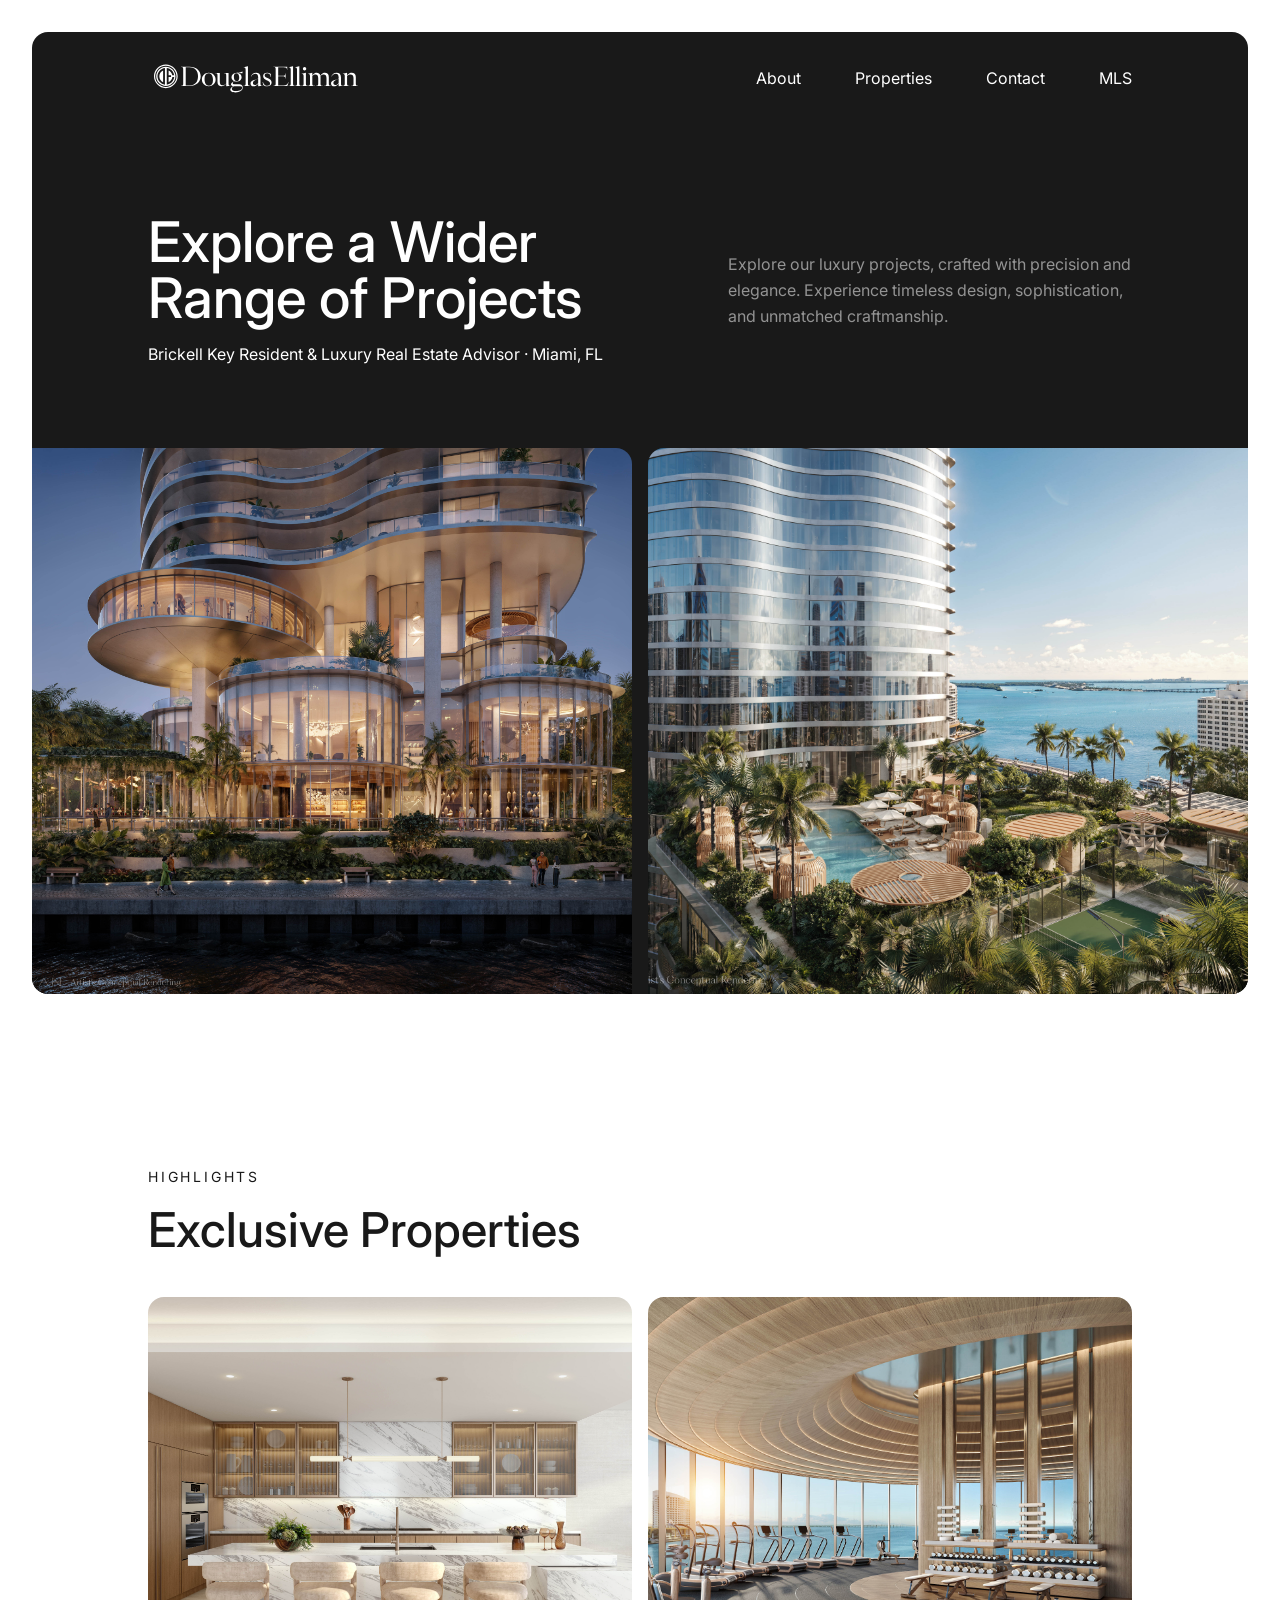
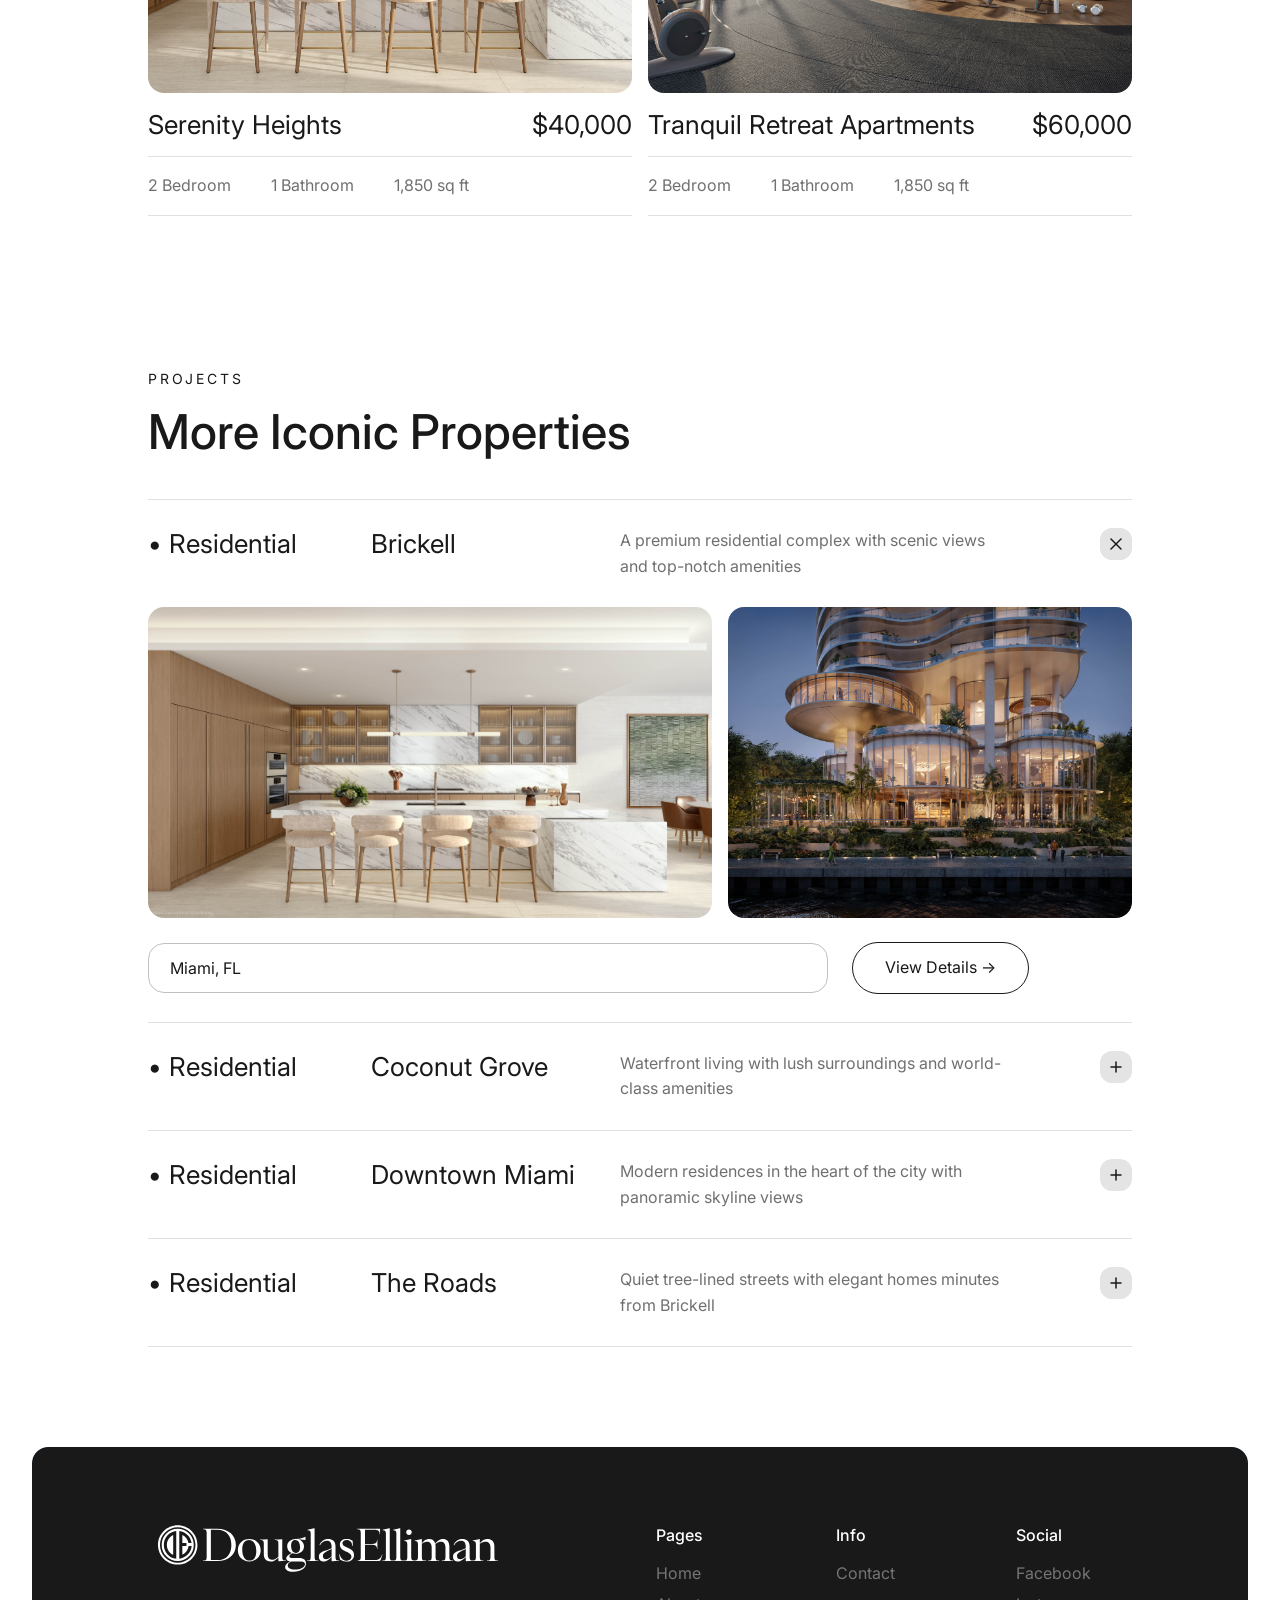
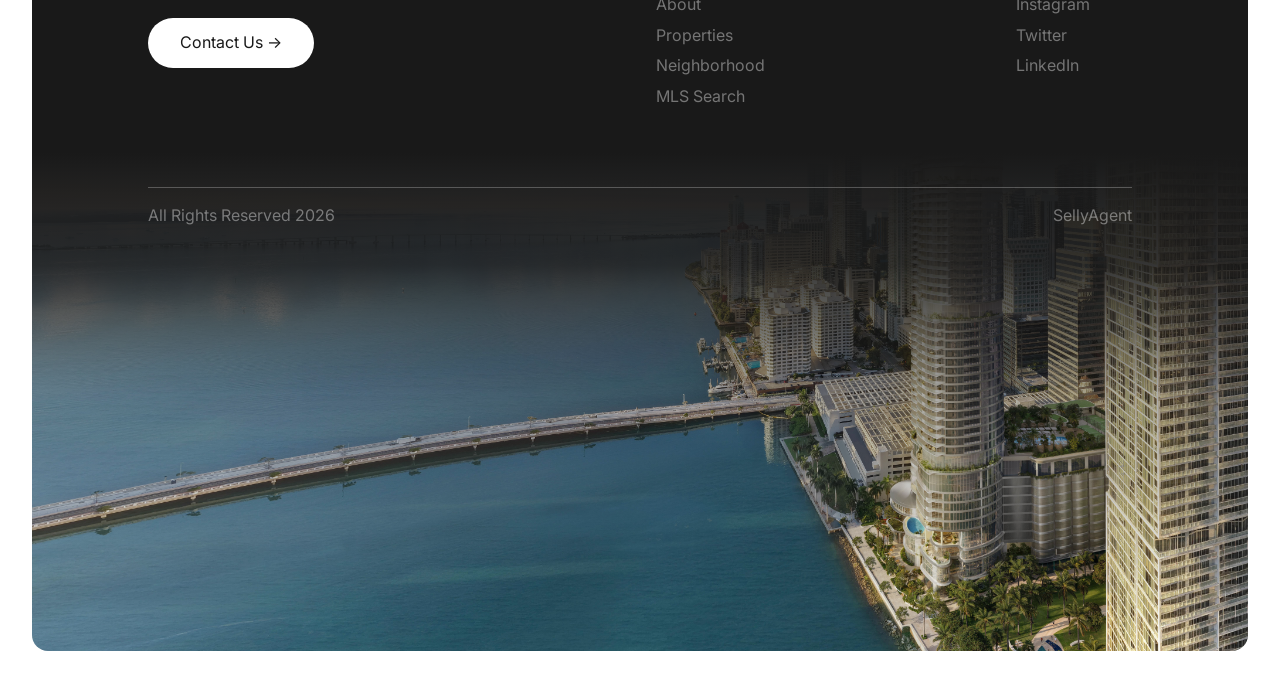
<file: templates/ray/properties.html>
<!DOCTYPE html>
<html lang="en">
<head>
  <meta charset="UTF-8" />
  <meta name="viewport" content="width=device-width, initial-scale=1.0" />
  <title>Properties — Michael Green | Douglas Elliman</title>
  <link href="https://fonts.googleapis.com/css2?family=Inter:wght@400;500&display=swap" rel="stylesheet" />
  <link rel="stylesheet" href="assets/css/base.css">
  <link rel="stylesheet" href="assets/css/properties.css">
</head>
<body>

  <!-- Logo sprite: defined once, referenced via <use> throughout the page. -->
  <svg class="svg-sprite" aria-hidden="true" focusable="false">
<symbol id="elliman-logo" viewBox="0 0 900 170"><g>
	<path fill="currentColor" d="M652.44,51.21c3.83,0,6.95-3.11,6.95-6.94c0-3.84-3.11-6.95-6.95-6.95c-3.83,0-6.95,3.11-6.95,6.95
		C645.49,48.1,648.6,51.21,652.44,51.21z M172.51,35.54h-34.91v1.07h2.17c4.74,0,6.89,2.38,6.89,8.73v61.23
		c0,6.36-2.16,8.73-6.9,8.73h-2.16v1.08h34.91c29.54,0,47.11-17.14,47.11-40.42C219.62,52.68,202.05,35.54,172.51,35.54z
		 M172.51,114.01l-15.29,0v-76.1h15.29c25.44,0,35.89,16.6,35.89,38.05C208.41,97.41,198.28,114.01,172.51,114.01z M344.69,115.3
		h-2.15c-4.74,0-6.9-2.37-6.9-8.73V61.9l-0.86,0.05c-5.39,0.33-11.32,0.54-15.74,0.54h-2.16v1.08h2.16c4.74,0,6.9,2.37,6.9,8.73
		v33.2c-6.68,5.93-11.21,7.66-16.71,7.66c-5.93,0-10.02-4.42-10.02-14.88V61.9l-0.86,0.05c-5.39,0.33-11.32,0.54-15.74,0.54h-2.15
		v1.08h2.15c4.75,0,6.9,2.37,6.9,8.73v27.38c0,12.18,7.54,17.79,17.14,17.79c6.36,0,10.89-1.84,19.3-10.24v9.16l0.86,0.54
		c5.39-0.32,11.32-0.54,15.74-0.54h2.15V115.3z M253.19,61.41c-16.49,0-28.57,12.07-28.57,28.02c0,16.17,12.18,28.03,28.57,28.03
		c16.38,0,28.56-11.86,28.56-28.03C281.75,73.48,269.68,61.41,253.19,61.41z M254.26,115.31c-11.86,0-18.65-10.89-18.65-28.03
		c0-14.55,5.93-23.71,16.49-23.71c11.86,0,18.65,10.99,18.65,28.02C270.76,106.36,264.83,115.31,254.26,115.31z M753.41,106.57V79.2
		c0-12.19-7-17.79-16.06-17.79c-6.36,0-10.46,2.15-19.3,11.21c-2.05-7.65-7.98-11.21-15.2-11.21c-6.03,0-10.13,2.04-18.22,10.24
		V61.16l-17.68,4.01v1.08h1.08c4.74,0,6.9,2.37,6.9,8.73v31.58c0,6.36-2.15,8.73-6.9,8.73h-3.14c-4.74,0-6.9-2.37-6.9-8.73V61.16
		l-17.68,4.02v1.08h1.08c4.74,0,6.9,2.37,6.9,8.73v31.58c0,6.36-2.15,8.73-6.9,8.73h-2.16v0h-1.74c-4.74,0-6.9-2.37-6.9-8.73V34.46
		h-1.07l-16.6,3.77v1.08H614c4.74,0,6.9,2.37,6.9,8.73v58.53c0,6.36-2.16,8.73-6.9,8.73h-2.71c-4.74,0-6.9-2.37-6.9-8.73V34.46
		h-1.07l-16.6,3.77v1.08h1.08c4.74,0,6.9,2.37,6.9,8.73v58.53c0,6.36-2.16,8.73-6.9,8.73h-2.16v1.08h54.02v0h55.76v-1.08h-3.88
		c-4.74,0-6.9-2.37-6.9-8.73v-33.2c5.18-4.42,9.06-5.5,13.47-5.5c6.57,0,11.1,4.42,11.1,14.88v23.82c0,6.36-2.15,8.73-6.9,8.73
		h-2.16v1.08h27.81v-1.08h-2.15c-4.75,0-6.9-2.37-6.9-8.73V79.2c0-1.94-0.21-3.67-0.54-5.18c5.6-4.96,9.59-6.14,14.23-6.14
		c6.57,0,11.1,4.42,11.1,14.88v23.82c0,6.36-2.16,8.73-6.9,8.73h-2.16v1.08h27.81v-1.08h-2.15
		C755.57,115.3,753.41,112.93,753.41,106.57z M585.59,99.09l-2.42,5.03c-2.63,5.99-7.16,9.89-18.48,9.89l-22.23,0V75.85h17.69
		c8.03,0,11.02,2.09,11.94,6.49c0.14,0.58,0.55,2.74,0.75,3.86h0.67V63.13h-0.67c-0.21,1.12-0.64,3.47-0.78,3.98
		c-0.95,4.32-3.96,6.37-11.91,6.37h-17.69V38.34h22.57c10.34,0,13.8,3.34,14,8.36c0,0.03,0.01,0.07,0.01,0.11
		c0.05,0.68,0.14,1.78,0.19,2.53h0.88v-13.8h-13.97l-43.31,0.01v1.08H525c4.75,0,6.9,2.38,6.9,8.73v61.77c0,5.93-2.15,8.19-6.9,8.19
		h-2.15v1.07h55.32c2.58,0,3.23-1.07,4.74-6.14l3.23-10.99L585.59,99.09z M872.85,115.3c-4.74,0-6.9-2.37-6.9-8.73V79.2
		c0-12.19-7.54-17.79-17.14-17.79c-6.36,0-10.89,1.83-19.3,10.24V61.16l-17.68,4.02v1.08h1.08c4.74,0,6.9,2.37,6.9,8.73v31.58
		c0,6.36-2.15,8.73-6.9,8.73h-1.97c-4.72-0.01-6.87-2.38-6.87-8.73V79.3c0-12.18-7.44-17.89-18.43-17.89
		c-10.99,0-18.11,6.9-21.56,14.55l1.4,0.64c3.34-7.11,10.02-10.99,17.03-10.99c6.9,0,11.86,3.88,11.86,15.09v3.88
		c-16.49,7.87-31.8,7.54-31.8,20.91c0,8.3,6.04,11.97,12.5,11.97c6.68,0,11.96-3.45,19.3-10.99v9.92l0.86,0.54
		c5.39-0.32,11.32-0.54,15.74-0.54h2.16v0h25.44v-1.08h-2.16c-4.74,0-6.9-2.37-6.9-8.73v-33.2c5.5-4.52,9.81-5.5,14.55-5.5
		c7.22,0,12.18,4.42,12.18,14.88v23.82c0,6.36-2.16,8.73-6.9,8.73h-2.16v1.08H875v-1.08H872.85z M794.37,104.42
		c-5.82,5.82-9.05,7.44-13.47,7.44c-5.71,0-8.41-3.56-8.41-8.41c0-7.33,6.79-10.24,21.88-17.25V104.42z M486.11,72.08
		c0-5.29,4.09-8.51,10.78-8.51c5.93,0,12.83,3.45,14.23,14.98l1.19-0.1l-0.68-12.55c-0.87-0.75-1.88-1.35-2.68-1.77
		c-2.7-1.38-6.66-2.71-12.05-2.71c-10.46,0-17.25,4.96-17.25,13.58c0,19.94,29,15.64,29,30.83c0,5.82-4.74,9.49-11.43,9.49
		c-7.65,0-14.01-3.45-18.43-16.17l-1.18,0.32l2.46,12.9c0.9,0.69,2.13,1.36,3.14,1.87c0.08,0.05,0.17,0.09,0.26,0.13
		c0.22,0.11,0.42,0.2,0.61,0.3c0.04,0.02,0.08,0.04,0.13,0.05c0.15,0.08,0.3,0.14,0.41,0.19c3.55,1.59,7.47,2.57,12.61,2.57
		c10.67,0,17.89-6.36,17.89-16.5C515.11,81.67,486.11,83.94,486.11,72.08z M376.61,108.83h-16.17c-5.17,0-7-1.83-7-4.52
		c0-2.37,2.8-5.39,7.87-7.44c2.37,0.76,4.96,1.19,7.65,1.19c12.07,0,21.02-7.87,21.02-18.33c0-8.19-5.28-15.09-14.87-17.57
		l18.63,1.41v-8.19c-12.5,5.93-19.49,4.52-29.52,6.47c-9.27,1.84-16.28,8.09-16.28,17.89c0,7.44,4.42,13.47,11.32,16.39
		c-7.76,3.88-13.58,7.98-13.58,13.26c0,4.74,3.88,7.11,9.59,7.87c-7.76,3.88-12.4,8.95-12.4,13.91c0,6.47,5.93,12.18,21.66,12.18
		c17.68,0,30.4-8.95,30.4-20.59C394.94,114.87,390.95,108.83,376.61,108.83z M357.75,77.58c0-8.09,3.12-14.12,10.02-14.12
		c8.41,0,12.4,7.87,12.4,18.43c0,8.08-3.13,14.12-10.13,14.12C361.73,96.01,357.75,88.14,357.75,77.58z M367.23,137.51
		c-13.26,0-17.79-4.31-17.79-9.92c0-3.13,1.51-6.58,8.3-10.13h18.33c13.37,0,16.38,2.04,16.38,6.14
		C392.46,131.69,381.35,137.51,367.23,137.51z M416.46,106.57V34.46h-1.07l-16.6,3.77v1.08h1.08c4.74,0,6.9,2.37,6.9,8.73v58.53
		c0,6.36-2.16,8.73-6.9,8.73h-2.16v1.08h27.81v-1.08h-2.16C418.61,115.31,416.46,112.93,416.46,106.57z M468.76,106.57V79.3
		c0-12.18-7.44-17.89-18.43-17.89c-10.99,0-18.11,6.9-21.56,14.55l1.4,0.64c3.34-7.11,10.02-10.99,17.03-10.99
		c6.9,0,11.86,3.88,11.86,15.09v3.88c-16.49,7.87-31.8,7.54-31.8,20.91c0,8.3,6.04,11.97,12.5,11.97c6.68,0,11.96-3.45,19.3-10.99
		v9.92l0.86,0.54c5.39-0.32,11.32-0.54,15.74-0.54h2.16v-1.08h-2.16C470.91,115.3,468.76,112.93,468.76,106.57z M459.06,104.42
		c-5.82,5.82-9.05,7.44-13.47,7.44c-5.71,0-8.41-3.56-8.41-8.41c0-7.33,6.79-10.24,21.88-17.25V104.42z"/>
</g>
<g>
	<path fill="currentColor" d="M62.97,100.72v-49.4c-9.36,4.32-15.75,13.77-15.75,24.65C47.13,86.95,53.61,96.31,62.97,100.72z M74.31,35.85
		c-22.13,0-40.13,17.99-40.13,40.13c0,22.13,17.99,40.13,40.13,40.13s40.13-17.99,40.13-40.13C114.43,53.84,96.44,35.85,74.31,35.85
		z M70.62,110.61c-17.46-1.89-31.04-16.74-31.04-34.64c0-17.91,13.59-32.75,31.04-34.64V110.61z M78.18,110.61V41.33
		c15.93,1.71,28.61,14.22,30.77,29.96h-7.74c-1.53-8.91-7.47-16.28-15.39-19.97V71.3h10.26v7.65H85.82v21.68
		c8.46-3.96,14.58-12.06,15.66-21.68h7.65C107.69,95.5,94.64,108.81,78.18,110.61z M74.31,26.67C47.13,26.67,25,48.8,25,75.97
		c0,27.17,22.13,49.31,49.31,49.31c27.17,0,49.31-22.13,49.31-49.31C123.61,48.8,101.48,26.67,74.31,26.67z M74.31,120.33
		c-24.47,0-44.36-19.88-44.36-44.36c0-24.47,19.88-44.36,44.36-44.36c24.47,0,44.36,19.88,44.36,44.36
		C118.66,100.45,98.78,120.33,74.31,120.33z"/>
</g></symbol>
  </svg>

  <!-- Sticky nav — revealed on scroll past the hero -->
  <nav id="sticky-nav">
    <a class="hero__logo-link" href="index.html" aria-label="Michael Green — home">
      <svg class="logo" role="img" aria-label="Douglas Elliman"><use href="#elliman-logo"></use></svg>
    </a>
    <ul>
      <li><a href="about.html">About</a></li>
      <li><a href="properties.html" aria-current="page">Properties</a></li>
      <li><a href="contact.html">Contact</a></li>
      <li><a href="#">MLS</a></li>
    </ul>
      <button class="nav-burger" type="button" aria-label="Open menu" aria-expanded="false" aria-controls="mobile-menu"><span></span><span></span><span></span></button>
  </nav>

  <!-- Full-screen mobile menu (opened by the nav hamburgers) -->
  <div class="mobile-menu" id="mobile-menu" aria-hidden="true">
    <div class="mobile-menu__top">
      <a class="hero__logo-link" href="index.html" aria-label="Michael Green — home">
        <svg class="logo" role="img" aria-label="Douglas Elliman"><use href="#elliman-logo"></use></svg>
      </a>
      <button class="mobile-menu__close" type="button" aria-label="Close menu"><svg width="18" height="18" viewBox="0 0 18 18" aria-hidden="true"><line x1="2" y1="2" x2="16" y2="16" stroke="currentColor" stroke-width="2" stroke-linecap="round" /><line x1="16" y1="2" x2="2" y2="16" stroke="currentColor" stroke-width="2" stroke-linecap="round" /></svg></button>
    </div>
    <nav class="mobile-menu__links" aria-label="Mobile">
      <a href="index.html">Home</a>
      <a href="about.html">About</a>
      <a href="properties.html">Properties</a>
      <a href="contact.html">Contact</a>
      <a href="#">MLS</a>
    </nav>
  </div>

  <!-- Hero -->
  <section class="hero hero--framed" id="hero">
    <nav class="hero__nav">
      <a class="hero__logo-link" href="index.html" aria-label="Michael Green — home">
        <svg class="logo" role="img" aria-label="Douglas Elliman"><use href="#elliman-logo"></use></svg>
      </a>
      <ul>
        <li><a class="will-animate anim-fade-in delay-100" href="about.html">About</a></li>
        <li><a class="will-animate anim-fade-in delay-200" href="properties.html" aria-current="page">Properties</a></li>
        <li><a class="will-animate anim-fade-in delay-300" href="contact.html">Contact</a></li>
        <li><a class="will-animate anim-fade-in delay-400" href="#">MLS</a></li>
      </ul>
        <button class="nav-burger" type="button" aria-label="Open menu" aria-expanded="false" aria-controls="mobile-menu"><span></span><span></span><span></span></button>
    </nav>

    <div class="hero-row">
      <div class="hero-left">
        <h1 class="hero-title will-animate anim-blur delay-100">Explore a Wider<br />Range of Projects</h1>
        <p class="hero-sub will-animate anim-blur delay-200">Brickell Key Resident &amp; Luxury Real Estate Advisor · Miami, FL</p>
      </div>
      <p class="hero-body will-animate anim-blur delay-300">Explore our luxury projects, crafted with precision and elegance. Experience timeless design, sophistication, and unmatched craftmanship.</p>
    </div>

    <div class="img-row" id="img-row">
      <div class="img-left will-animate anim-scale-in delay-200"><img src="assets/images/residence-01.jpg" alt="" /></div>
      <div class="img-right will-animate anim-scale-in delay-300"><img src="assets/images/residence-02.jpg" alt="" /></div>
    </div>
  </section>

  <!-- Body -->
  <div class="body-wrap">

    <!-- Highlights -->
    <section class="section section--pb observe">
      <p class="eyebrow will-animate anim-blur delay-0">Highlights</p>
      <h2 class="section-title will-animate anim-blur delay-100">Exclusive Properties</h2>
      <div class="prop-cards">
        <a class="prop-card will-animate anim-scale-in delay-200" href="property.html" aria-label="View details — Serenity Heights">
          <div class="prop-card__media">
            <img src="assets/images/residence-05.jpg" alt="Serenity Heights" />
            <span class="prop-card__cta">View Details →</span>
          </div>
          <div class="prop-card__title will-animate anim-blur delay-300"><span>Serenity Heights</span><span>$40,000</span></div>
          <hr class="divider" />
          <div class="prop-card__meta"><span>2 Bedroom</span><span>1 Bathroom</span><span>1,850 sq ft</span></div>
          <hr class="divider" />
        </a>
        <a class="prop-card will-animate anim-scale-in delay-350" href="property.html" aria-label="View details — Tranquil Retreat Apartments">
          <div class="prop-card__media">
            <img src="assets/images/residence-03.jpg" alt="Tranquil Retreat Apartments" />
            <span class="prop-card__cta">View Details →</span>
          </div>
          <div class="prop-card__title will-animate anim-blur delay-400"><span>Tranquil Retreat Apartments</span><span>$60,000</span></div>
          <hr class="divider" />
          <div class="prop-card__meta"><span>2 Bedroom</span><span>1 Bathroom</span><span>1,850 sq ft</span></div>
          <hr class="divider" />
        </a>
      </div>
    </section>

    <!-- More properties -->
    <section class="more-props observe">
      <p class="eyebrow will-animate anim-blur delay-0">Projects</p>
      <h2 class="section-title will-animate anim-blur delay-100">More Iconic Properties</h2>

    <div class="prow will-animate anim-fade-up delay-200">
      <div class="prow-header" role="button" tabindex="0" aria-expanded="true" aria-controls="prow-brickell">
        <div class="prow-left"><span>• Residential</span><span>Brickell</span></div>
        <div class="prow-right">
          <p class="prow-desc">A premium residential complex with scenic views and top-notch amenities</p>
          <button class="prow-btn prow-icon" type="button" aria-label="Toggle details" tabindex="-1"><svg width="12" height="12" viewBox="0 0 12 12" aria-hidden="true"><line x1="1" y1="1" x2="11" y2="11" stroke="#191919" stroke-width="1.5" stroke-linecap="round" /><line x1="11" y1="1" x2="1" y2="11" stroke="#191919" stroke-width="1.5" stroke-linecap="round" /></svg></button>
        </div>
      </div>
      <div class="accordion-body open" id="prow-brickell"><div class="accordion-inner"><div class="prow-expanded">
        <div class="prow-imgs"><img class="lg" src="assets/images/residence-05.jpg" alt="" /><img class="sm" src="assets/images/residence-01.jpg" alt="" /></div>
        <div class="prow-actions">
          <input class="prow-input" type="text" value="Miami, FL" aria-label="Location" />
          <a class="btn btn--dark" href="property.html">View Details →</a>
        </div>
      </div></div></div>
    </div>

    <div class="prow will-animate anim-fade-up delay-250">
      <div class="prow-header" role="button" tabindex="0" aria-expanded="false" aria-controls="prow-coconut-grove">
        <div class="prow-left"><span>• Residential</span><span>Coconut Grove</span></div>
        <div class="prow-right">
          <p class="prow-desc">Waterfront living with lush surroundings and world-class amenities</p>
          <button class="prow-btn prow-icon" type="button" aria-label="Toggle details" tabindex="-1"><svg width="12" height="12" viewBox="0 0 12 12" aria-hidden="true"><line x1="6" y1="1" x2="6" y2="11" stroke="#191919" stroke-width="1.5" stroke-linecap="round" /><line x1="1" y1="6" x2="11" y2="6" stroke="#191919" stroke-width="1.5" stroke-linecap="round" /></svg></button>
        </div>
      </div>
      <div class="accordion-body" id="prow-coconut-grove"><div class="accordion-inner"><div class="prow-expanded">
        <div class="prow-imgs"><img class="lg" src="assets/images/residence-04.jpg" alt="" /><img class="sm" src="assets/images/residence-06.jpg" alt="" /></div>
        <div class="prow-actions">
          <input class="prow-input" type="text" value="Coconut Grove, FL" aria-label="Location" />
          <a class="btn btn--dark" href="property.html">View Details →</a>
        </div>
      </div></div></div>
    </div>

    <div class="prow will-animate anim-fade-up delay-300">
      <div class="prow-header" role="button" tabindex="0" aria-expanded="false" aria-controls="prow-downtown-miami">
        <div class="prow-left"><span>• Residential</span><span>Downtown Miami</span></div>
        <div class="prow-right">
          <p class="prow-desc">Modern residences in the heart of the city with panoramic skyline views</p>
          <button class="prow-btn prow-icon" type="button" aria-label="Toggle details" tabindex="-1"><svg width="12" height="12" viewBox="0 0 12 12" aria-hidden="true"><line x1="6" y1="1" x2="6" y2="11" stroke="#191919" stroke-width="1.5" stroke-linecap="round" /><line x1="1" y1="6" x2="11" y2="6" stroke="#191919" stroke-width="1.5" stroke-linecap="round" /></svg></button>
        </div>
      </div>
      <div class="accordion-body" id="prow-downtown-miami"><div class="accordion-inner"><div class="prow-expanded">
        <div class="prow-imgs"><img class="lg" src="assets/images/residence-03.jpg" alt="" /><img class="sm" src="assets/images/residence-02.jpg" alt="" /></div>
        <div class="prow-actions">
          <input class="prow-input" type="text" value="Downtown Miami, FL" aria-label="Location" />
          <a class="btn btn--dark" href="property.html">View Details →</a>
        </div>
      </div></div></div>
    </div>

    <div class="prow will-animate anim-fade-up delay-350">
      <div class="prow-header" role="button" tabindex="0" aria-expanded="false" aria-controls="prow-the-roads">
        <div class="prow-left"><span>• Residential</span><span>The Roads</span></div>
        <div class="prow-right">
          <p class="prow-desc">Quiet tree-lined streets with elegant homes minutes from Brickell</p>
          <button class="prow-btn prow-icon" type="button" aria-label="Toggle details" tabindex="-1"><svg width="12" height="12" viewBox="0 0 12 12" aria-hidden="true"><line x1="6" y1="1" x2="6" y2="11" stroke="#191919" stroke-width="1.5" stroke-linecap="round" /><line x1="1" y1="6" x2="11" y2="6" stroke="#191919" stroke-width="1.5" stroke-linecap="round" /></svg></button>
        </div>
      </div>
      <div class="accordion-body" id="prow-the-roads"><div class="accordion-inner"><div class="prow-expanded">
        <div class="prow-imgs"><img class="lg" src="assets/images/residence-01.jpg" alt="" /><img class="sm" src="assets/images/residence-05.jpg" alt="" /></div>
        <div class="prow-actions">
          <input class="prow-input" type="text" value="The Roads, Miami FL" aria-label="Location" />
          <a class="btn btn--dark" href="property.html">View Details →</a>
        </div>
      </div></div></div>
    </div>

    </section>

    <!-- Footer -->
  <footer class="footer">
    <img class="footer__bg" src="assets/images/residence-04.jpg" alt="" />
    <div class="footer__grad"></div>
    <div class="footer__inner">

      <div class="footer__top">
        <div class="footer__brand">
          <svg class="logo logo--footer" role="img" aria-label="Douglas Elliman"><use href="#elliman-logo"></use></svg>
          <a class="btn btn--white" href="contact.html">Contact Us →</a>
        </div>
        <nav class="footer__nav-cols">
          <div class="footer__col">
            <span class="footer__col-title">Pages</span>
            <a href="index.html">Home</a><a href="about.html">About</a><a href="properties.html">Properties</a><a href="#">Neighborhood</a><a href="#">MLS Search</a>
          </div>
          <div class="footer__col">
            <span class="footer__col-title">Info</span>
            <a href="contact.html">Contact</a>
          </div>
          <div class="footer__col">
            <span class="footer__col-title">Social</span>
            <a href="#">Facebook</a><a href="#">Instagram</a><a href="#">Twitter</a><a href="#">LinkedIn</a>
          </div>
        </nav>
      </div>

      <div class="footer__meta">
        <hr class="footer__rule" />
        <div class="footer__meta-row">
          <p>All Rights Reserved 2026</p>
          <p>SellyAgent</p>
        </div>
      </div>
    </div>
  </footer>
  </div>

  <script src="assets/js/site.js"></script>
  <script>
    /* Embed guard — active only when this page is framed inside the
       SellyAgent template showcase. Scroll and hover stay live; click
       actions (links, buttons, forms) are disabled so visitors can
       explore the template without navigating away. */
    if (window.self !== window.top) {
      document.documentElement.classList.add('is-embedded');
      ['click', 'submit'].forEach(function (type) {
        document.addEventListener(type, function (event) {
          event.preventDefault();
          event.stopPropagation();
        }, true);
      });
      // Drag-to-scroll relay: the showcase overlay sends drag deltas from
      // the parent page; when this page can't scroll further, the delta is
      // bounced back so the parent page keeps scrolling instead.
      // When a wheel scroll reaches this page's top or bottom, pass the
      // remaining delta to the parent so the showcase page keeps moving.
      window.addEventListener('wheel', function (event) {
        var max = document.documentElement.scrollHeight - window.innerHeight;
        var atEdge = event.deltaY > 0 ? window.scrollY >= max - 1 : window.scrollY <= 1;
        if (atEdge) {
          window.parent.postMessage({ type: 'sellyagent:edge', dy: event.deltaY, wheel: true }, '*');
        }
      }, { passive: true });
      window.addEventListener('message', function (event) {
        var data = event.data;
        if (!data || data.type !== 'sellyagent:scroll') return;
        var before = window.scrollY;
        window.scrollBy(0, data.dy);
        if (window.scrollY === before && event.source) {
          event.source.postMessage({ type: 'sellyagent:edge', dy: data.dy }, '*');
        }
      });
    }
  </script>
</body>
</html>
</file>
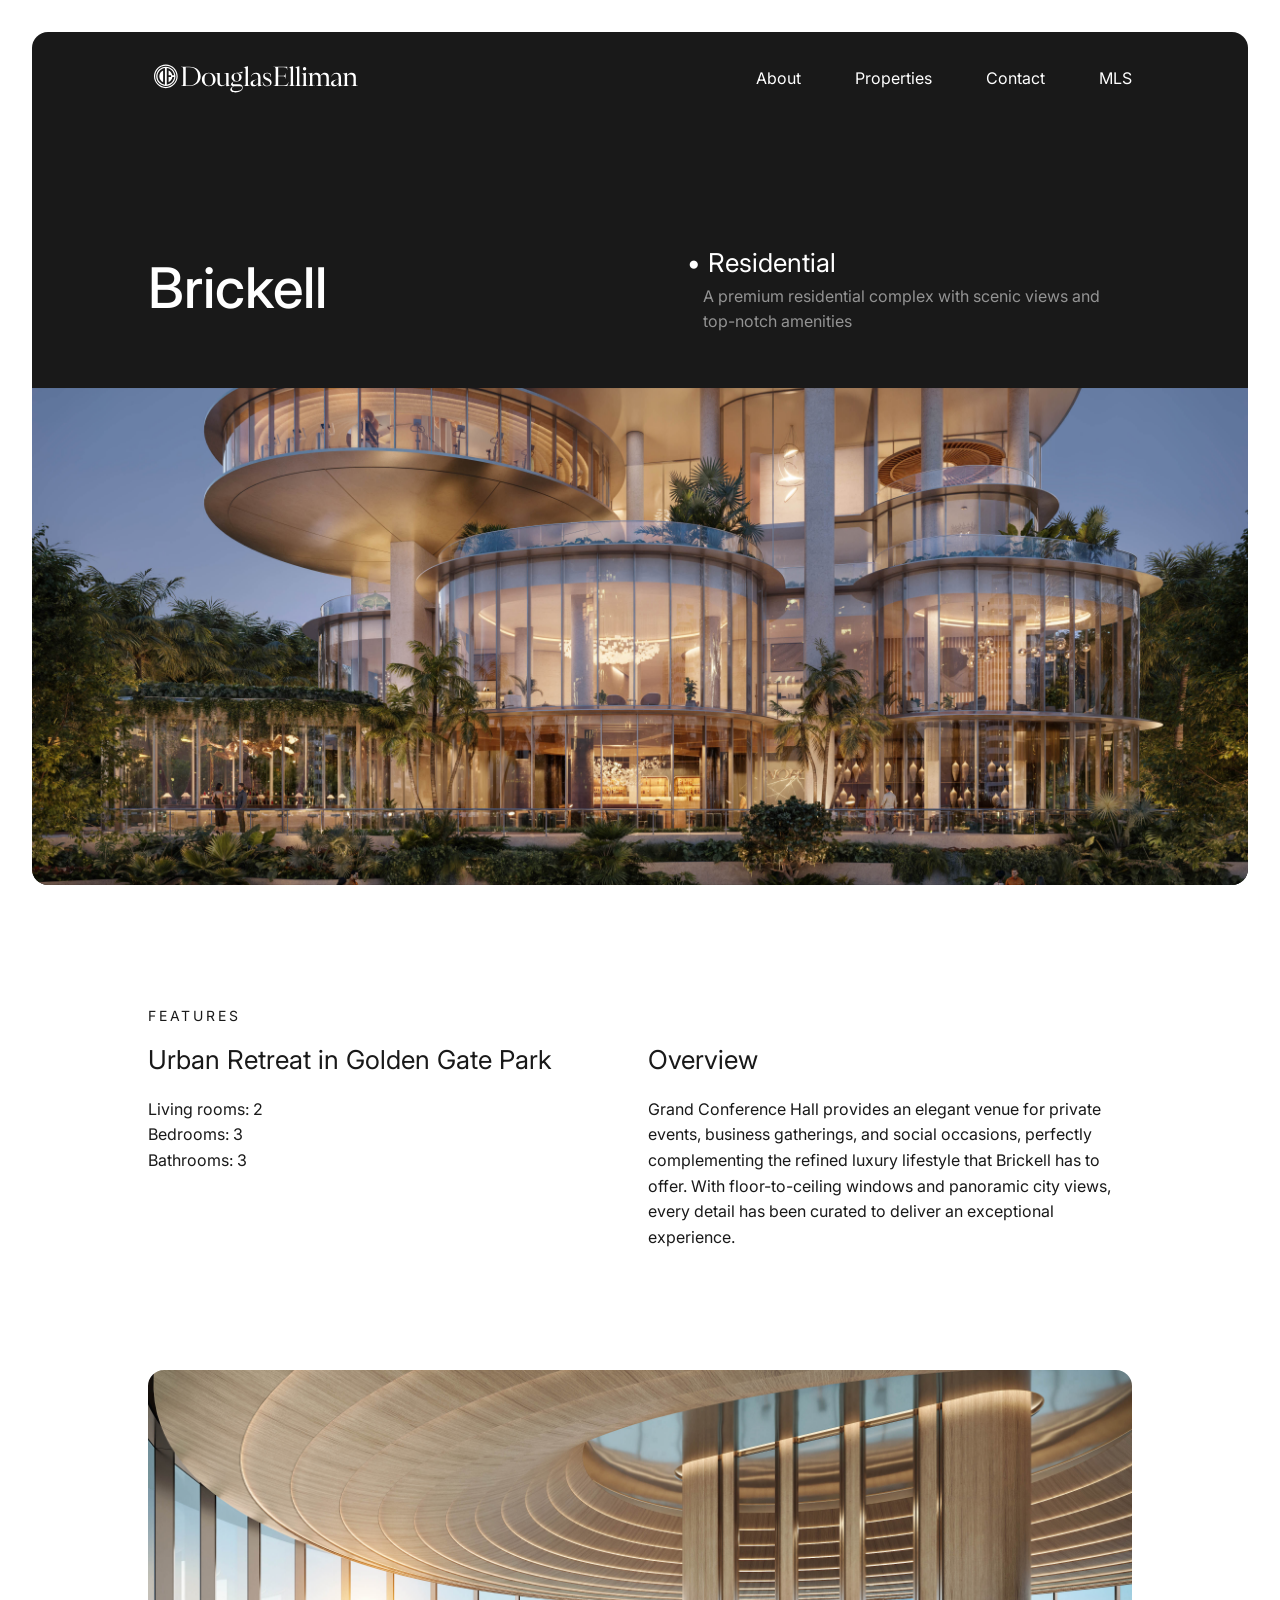
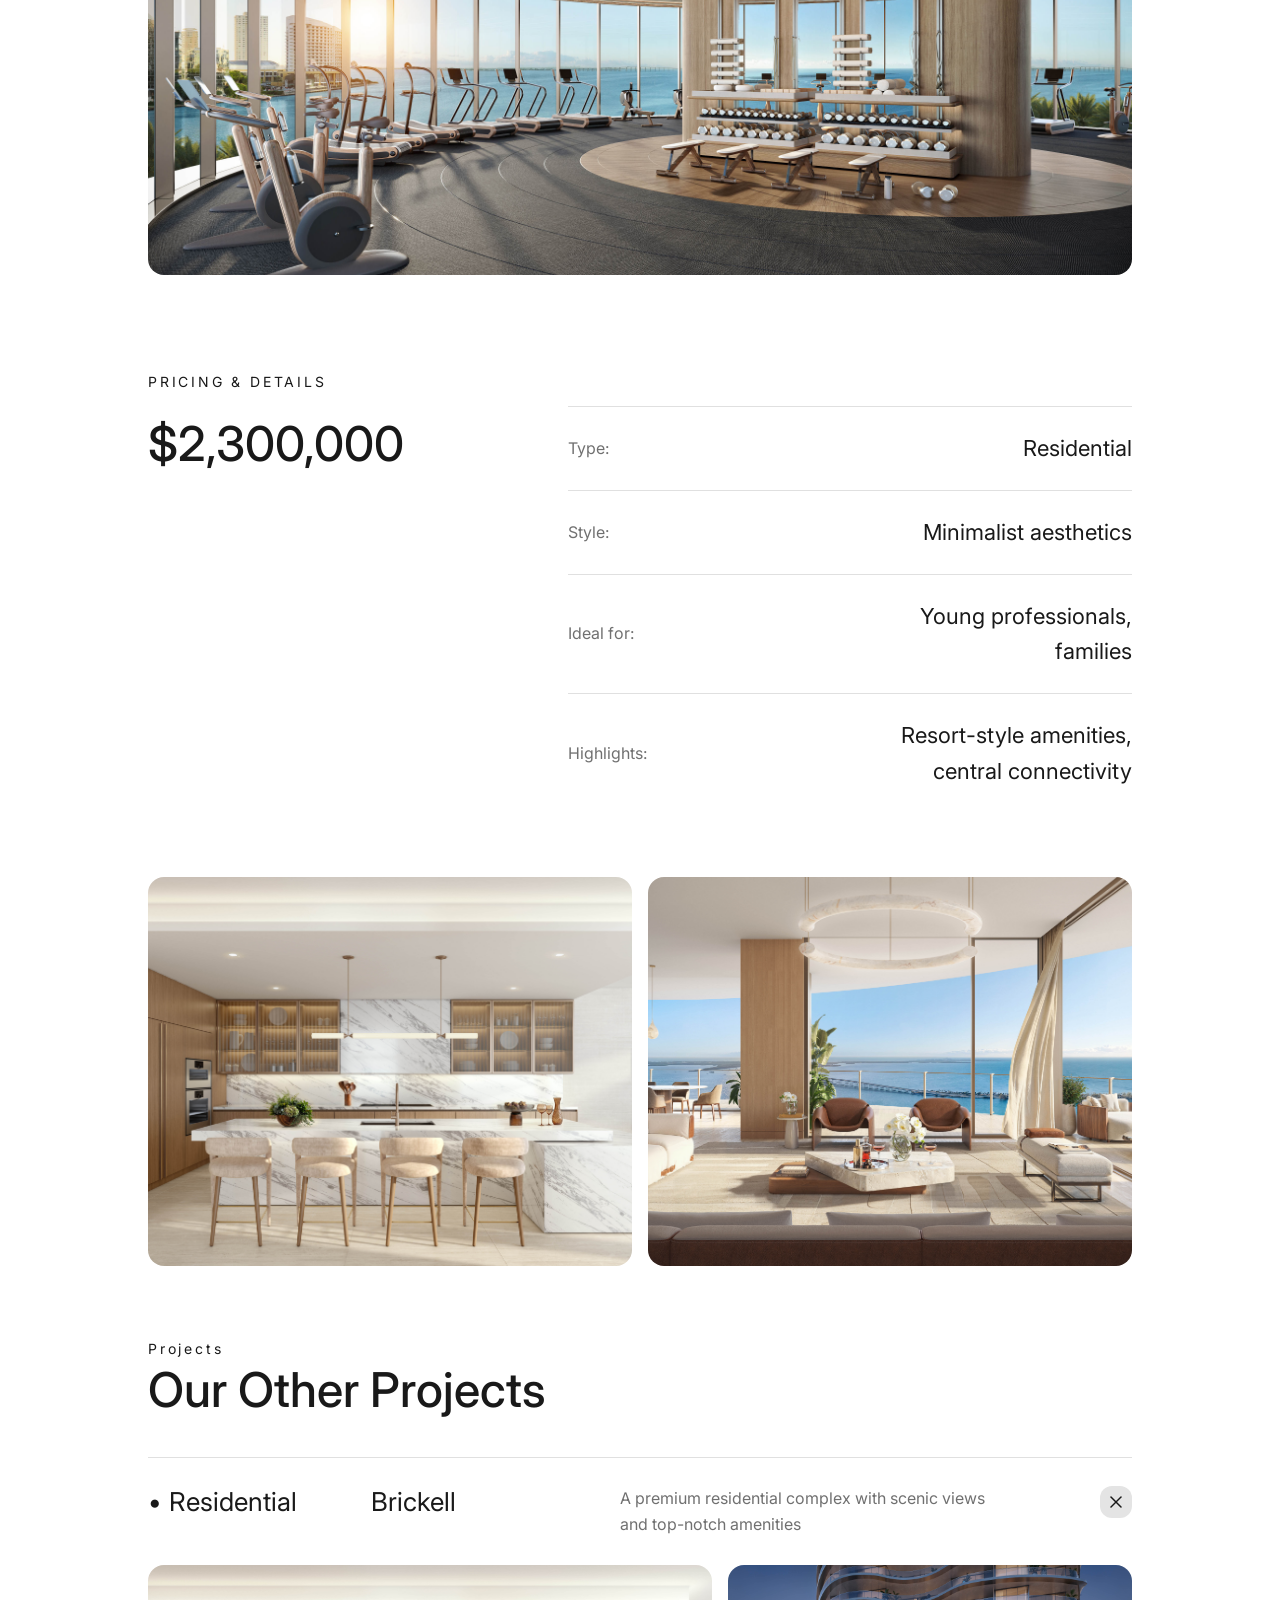
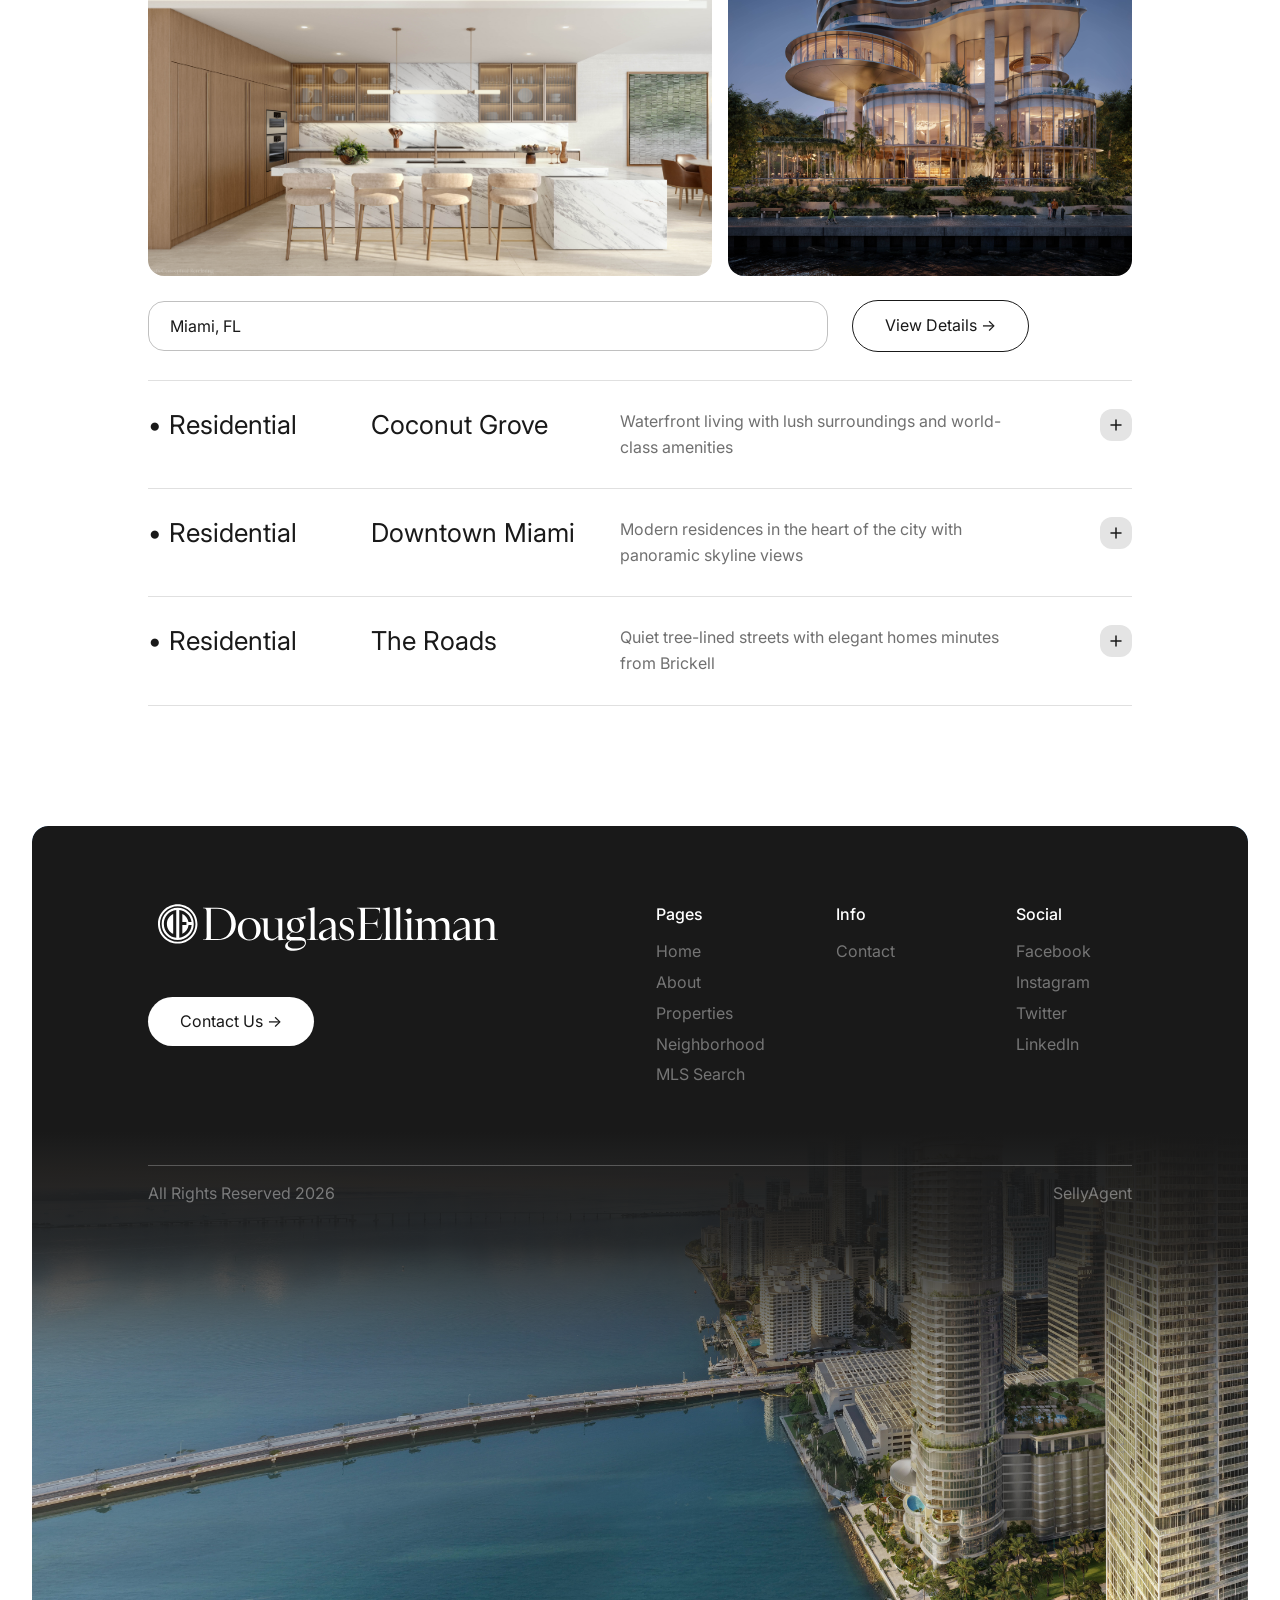
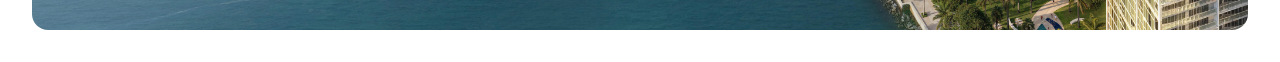
<file: templates/ray/property.html>
<!DOCTYPE html>
<html lang="en">
<head>
  <meta charset="UTF-8" />
  <meta name="viewport" content="width=device-width, initial-scale=1.0" />
  <title>Brickell — Michael Green | Douglas Elliman</title>
  <link href="https://fonts.googleapis.com/css2?family=Inter:wght@400;500;600&display=swap" rel="stylesheet" />
  <link rel="stylesheet" href="assets/css/base.css">
  <link rel="stylesheet" href="assets/css/property.css">
</head>
<body>

  <!-- Logo sprite: defined once, referenced via <use> throughout the page. -->
  <svg class="svg-sprite" aria-hidden="true" focusable="false">
<symbol id="elliman-logo" viewBox="0 0 900 170"><g>
	<path fill="currentColor" d="M652.44,51.21c3.83,0,6.95-3.11,6.95-6.94c0-3.84-3.11-6.95-6.95-6.95c-3.83,0-6.95,3.11-6.95,6.95
		C645.49,48.1,648.6,51.21,652.44,51.21z M172.51,35.54h-34.91v1.07h2.17c4.74,0,6.89,2.38,6.89,8.73v61.23
		c0,6.36-2.16,8.73-6.9,8.73h-2.16v1.08h34.91c29.54,0,47.11-17.14,47.11-40.42C219.62,52.68,202.05,35.54,172.51,35.54z
		 M172.51,114.01l-15.29,0v-76.1h15.29c25.44,0,35.89,16.6,35.89,38.05C208.41,97.41,198.28,114.01,172.51,114.01z M344.69,115.3
		h-2.15c-4.74,0-6.9-2.37-6.9-8.73V61.9l-0.86,0.05c-5.39,0.33-11.32,0.54-15.74,0.54h-2.16v1.08h2.16c4.74,0,6.9,2.37,6.9,8.73
		v33.2c-6.68,5.93-11.21,7.66-16.71,7.66c-5.93,0-10.02-4.42-10.02-14.88V61.9l-0.86,0.05c-5.39,0.33-11.32,0.54-15.74,0.54h-2.15
		v1.08h2.15c4.75,0,6.9,2.37,6.9,8.73v27.38c0,12.18,7.54,17.79,17.14,17.79c6.36,0,10.89-1.84,19.3-10.24v9.16l0.86,0.54
		c5.39-0.32,11.32-0.54,15.74-0.54h2.15V115.3z M253.19,61.41c-16.49,0-28.57,12.07-28.57,28.02c0,16.17,12.18,28.03,28.57,28.03
		c16.38,0,28.56-11.86,28.56-28.03C281.75,73.48,269.68,61.41,253.19,61.41z M254.26,115.31c-11.86,0-18.65-10.89-18.65-28.03
		c0-14.55,5.93-23.71,16.49-23.71c11.86,0,18.65,10.99,18.65,28.02C270.76,106.36,264.83,115.31,254.26,115.31z M753.41,106.57V79.2
		c0-12.19-7-17.79-16.06-17.79c-6.36,0-10.46,2.15-19.3,11.21c-2.05-7.65-7.98-11.21-15.2-11.21c-6.03,0-10.13,2.04-18.22,10.24
		V61.16l-17.68,4.01v1.08h1.08c4.74,0,6.9,2.37,6.9,8.73v31.58c0,6.36-2.15,8.73-6.9,8.73h-3.14c-4.74,0-6.9-2.37-6.9-8.73V61.16
		l-17.68,4.02v1.08h1.08c4.74,0,6.9,2.37,6.9,8.73v31.58c0,6.36-2.15,8.73-6.9,8.73h-2.16v0h-1.74c-4.74,0-6.9-2.37-6.9-8.73V34.46
		h-1.07l-16.6,3.77v1.08H614c4.74,0,6.9,2.37,6.9,8.73v58.53c0,6.36-2.16,8.73-6.9,8.73h-2.71c-4.74,0-6.9-2.37-6.9-8.73V34.46
		h-1.07l-16.6,3.77v1.08h1.08c4.74,0,6.9,2.37,6.9,8.73v58.53c0,6.36-2.16,8.73-6.9,8.73h-2.16v1.08h54.02v0h55.76v-1.08h-3.88
		c-4.74,0-6.9-2.37-6.9-8.73v-33.2c5.18-4.42,9.06-5.5,13.47-5.5c6.57,0,11.1,4.42,11.1,14.88v23.82c0,6.36-2.15,8.73-6.9,8.73
		h-2.16v1.08h27.81v-1.08h-2.15c-4.75,0-6.9-2.37-6.9-8.73V79.2c0-1.94-0.21-3.67-0.54-5.18c5.6-4.96,9.59-6.14,14.23-6.14
		c6.57,0,11.1,4.42,11.1,14.88v23.82c0,6.36-2.16,8.73-6.9,8.73h-2.16v1.08h27.81v-1.08h-2.15
		C755.57,115.3,753.41,112.93,753.41,106.57z M585.59,99.09l-2.42,5.03c-2.63,5.99-7.16,9.89-18.48,9.89l-22.23,0V75.85h17.69
		c8.03,0,11.02,2.09,11.94,6.49c0.14,0.58,0.55,2.74,0.75,3.86h0.67V63.13h-0.67c-0.21,1.12-0.64,3.47-0.78,3.98
		c-0.95,4.32-3.96,6.37-11.91,6.37h-17.69V38.34h22.57c10.34,0,13.8,3.34,14,8.36c0,0.03,0.01,0.07,0.01,0.11
		c0.05,0.68,0.14,1.78,0.19,2.53h0.88v-13.8h-13.97l-43.31,0.01v1.08H525c4.75,0,6.9,2.38,6.9,8.73v61.77c0,5.93-2.15,8.19-6.9,8.19
		h-2.15v1.07h55.32c2.58,0,3.23-1.07,4.74-6.14l3.23-10.99L585.59,99.09z M872.85,115.3c-4.74,0-6.9-2.37-6.9-8.73V79.2
		c0-12.19-7.54-17.79-17.14-17.79c-6.36,0-10.89,1.83-19.3,10.24V61.16l-17.68,4.02v1.08h1.08c4.74,0,6.9,2.37,6.9,8.73v31.58
		c0,6.36-2.15,8.73-6.9,8.73h-1.97c-4.72-0.01-6.87-2.38-6.87-8.73V79.3c0-12.18-7.44-17.89-18.43-17.89
		c-10.99,0-18.11,6.9-21.56,14.55l1.4,0.64c3.34-7.11,10.02-10.99,17.03-10.99c6.9,0,11.86,3.88,11.86,15.09v3.88
		c-16.49,7.87-31.8,7.54-31.8,20.91c0,8.3,6.04,11.97,12.5,11.97c6.68,0,11.96-3.45,19.3-10.99v9.92l0.86,0.54
		c5.39-0.32,11.32-0.54,15.74-0.54h2.16v0h25.44v-1.08h-2.16c-4.74,0-6.9-2.37-6.9-8.73v-33.2c5.5-4.52,9.81-5.5,14.55-5.5
		c7.22,0,12.18,4.42,12.18,14.88v23.82c0,6.36-2.16,8.73-6.9,8.73h-2.16v1.08H875v-1.08H872.85z M794.37,104.42
		c-5.82,5.82-9.05,7.44-13.47,7.44c-5.71,0-8.41-3.56-8.41-8.41c0-7.33,6.79-10.24,21.88-17.25V104.42z M486.11,72.08
		c0-5.29,4.09-8.51,10.78-8.51c5.93,0,12.83,3.45,14.23,14.98l1.19-0.1l-0.68-12.55c-0.87-0.75-1.88-1.35-2.68-1.77
		c-2.7-1.38-6.66-2.71-12.05-2.71c-10.46,0-17.25,4.96-17.25,13.58c0,19.94,29,15.64,29,30.83c0,5.82-4.74,9.49-11.43,9.49
		c-7.65,0-14.01-3.45-18.43-16.17l-1.18,0.32l2.46,12.9c0.9,0.69,2.13,1.36,3.14,1.87c0.08,0.05,0.17,0.09,0.26,0.13
		c0.22,0.11,0.42,0.2,0.61,0.3c0.04,0.02,0.08,0.04,0.13,0.05c0.15,0.08,0.3,0.14,0.41,0.19c3.55,1.59,7.47,2.57,12.61,2.57
		c10.67,0,17.89-6.36,17.89-16.5C515.11,81.67,486.11,83.94,486.11,72.08z M376.61,108.83h-16.17c-5.17,0-7-1.83-7-4.52
		c0-2.37,2.8-5.39,7.87-7.44c2.37,0.76,4.96,1.19,7.65,1.19c12.07,0,21.02-7.87,21.02-18.33c0-8.19-5.28-15.09-14.87-17.57
		l18.63,1.41v-8.19c-12.5,5.93-19.49,4.52-29.52,6.47c-9.27,1.84-16.28,8.09-16.28,17.89c0,7.44,4.42,13.47,11.32,16.39
		c-7.76,3.88-13.58,7.98-13.58,13.26c0,4.74,3.88,7.11,9.59,7.87c-7.76,3.88-12.4,8.95-12.4,13.91c0,6.47,5.93,12.18,21.66,12.18
		c17.68,0,30.4-8.95,30.4-20.59C394.94,114.87,390.95,108.83,376.61,108.83z M357.75,77.58c0-8.09,3.12-14.12,10.02-14.12
		c8.41,0,12.4,7.87,12.4,18.43c0,8.08-3.13,14.12-10.13,14.12C361.73,96.01,357.75,88.14,357.75,77.58z M367.23,137.51
		c-13.26,0-17.79-4.31-17.79-9.92c0-3.13,1.51-6.58,8.3-10.13h18.33c13.37,0,16.38,2.04,16.38,6.14
		C392.46,131.69,381.35,137.51,367.23,137.51z M416.46,106.57V34.46h-1.07l-16.6,3.77v1.08h1.08c4.74,0,6.9,2.37,6.9,8.73v58.53
		c0,6.36-2.16,8.73-6.9,8.73h-2.16v1.08h27.81v-1.08h-2.16C418.61,115.31,416.46,112.93,416.46,106.57z M468.76,106.57V79.3
		c0-12.18-7.44-17.89-18.43-17.89c-10.99,0-18.11,6.9-21.56,14.55l1.4,0.64c3.34-7.11,10.02-10.99,17.03-10.99
		c6.9,0,11.86,3.88,11.86,15.09v3.88c-16.49,7.87-31.8,7.54-31.8,20.91c0,8.3,6.04,11.97,12.5,11.97c6.68,0,11.96-3.45,19.3-10.99
		v9.92l0.86,0.54c5.39-0.32,11.32-0.54,15.74-0.54h2.16v-1.08h-2.16C470.91,115.3,468.76,112.93,468.76,106.57z M459.06,104.42
		c-5.82,5.82-9.05,7.44-13.47,7.44c-5.71,0-8.41-3.56-8.41-8.41c0-7.33,6.79-10.24,21.88-17.25V104.42z"/>
</g>
<g>
	<path fill="currentColor" d="M62.97,100.72v-49.4c-9.36,4.32-15.75,13.77-15.75,24.65C47.13,86.95,53.61,96.31,62.97,100.72z M74.31,35.85
		c-22.13,0-40.13,17.99-40.13,40.13c0,22.13,17.99,40.13,40.13,40.13s40.13-17.99,40.13-40.13C114.43,53.84,96.44,35.85,74.31,35.85
		z M70.62,110.61c-17.46-1.89-31.04-16.74-31.04-34.64c0-17.91,13.59-32.75,31.04-34.64V110.61z M78.18,110.61V41.33
		c15.93,1.71,28.61,14.22,30.77,29.96h-7.74c-1.53-8.91-7.47-16.28-15.39-19.97V71.3h10.26v7.65H85.82v21.68
		c8.46-3.96,14.58-12.06,15.66-21.68h7.65C107.69,95.5,94.64,108.81,78.18,110.61z M74.31,26.67C47.13,26.67,25,48.8,25,75.97
		c0,27.17,22.13,49.31,49.31,49.31c27.17,0,49.31-22.13,49.31-49.31C123.61,48.8,101.48,26.67,74.31,26.67z M74.31,120.33
		c-24.47,0-44.36-19.88-44.36-44.36c0-24.47,19.88-44.36,44.36-44.36c24.47,0,44.36,19.88,44.36,44.36
		C118.66,100.45,98.78,120.33,74.31,120.33z"/>
</g></symbol>
  </svg>

  <!-- Sticky nav — pinned/solid phases driven by site.js -->
  <nav id="sticky-nav">
    <a class="hero__logo-link" href="index.html" aria-label="Michael Green — home">
      <svg class="logo" role="img" aria-label="Douglas Elliman"><use href="#elliman-logo"></use></svg>
    </a>
    <ul>
      <li><a href="about.html">About</a></li>
      <li><a href="properties.html">Properties</a></li>
      <li><a href="contact.html">Contact</a></li>
      <li><a href="#">MLS</a></li>
    </ul>
      <button class="nav-burger" type="button" aria-label="Open menu" aria-expanded="false" aria-controls="mobile-menu"><span></span><span></span><span></span></button>
  </nav>

  <!-- Full-screen mobile menu (opened by the nav hamburgers) -->
  <div class="mobile-menu" id="mobile-menu" aria-hidden="true">
    <div class="mobile-menu__top">
      <a class="hero__logo-link" href="index.html" aria-label="Michael Green — home">
        <svg class="logo" role="img" aria-label="Douglas Elliman"><use href="#elliman-logo"></use></svg>
      </a>
      <button class="mobile-menu__close" type="button" aria-label="Close menu"><svg width="18" height="18" viewBox="0 0 18 18" aria-hidden="true"><line x1="2" y1="2" x2="16" y2="16" stroke="currentColor" stroke-width="2" stroke-linecap="round" /><line x1="16" y1="2" x2="2" y2="16" stroke="currentColor" stroke-width="2" stroke-linecap="round" /></svg></button>
    </div>
    <nav class="mobile-menu__links" aria-label="Mobile">
      <a href="index.html">Home</a>
      <a href="about.html">About</a>
      <a href="properties.html">Properties</a>
      <a href="contact.html">Contact</a>
      <a href="#">MLS</a>
    </nav>
  </div>

  <!-- Hero: framed dark card with the property title and a full-width image -->
  <section class="hero hero--framed" id="hero">
    <nav class="hero__nav">
      <a class="hero__logo-link" href="index.html" aria-label="Michael Green — home">
        <svg class="logo" role="img" aria-label="Douglas Elliman"><use href="#elliman-logo"></use></svg>
      </a>
      <ul>
        <li><a class="will-animate anim-fade-in delay-100" href="about.html">About</a></li>
        <li><a class="will-animate anim-fade-in delay-200" href="properties.html">Properties</a></li>
        <li><a class="will-animate anim-fade-in delay-300" href="contact.html">Contact</a></li>
        <li><a class="will-animate anim-fade-in delay-400" href="#">MLS</a></li>
      </ul>
        <button class="nav-burger" type="button" aria-label="Open menu" aria-expanded="false" aria-controls="mobile-menu"><span></span><span></span><span></span></button>
    </nav>

    <div class="pd-hero-row">
      <h1 class="pd-hero-title will-animate anim-blur delay-100">Brickell</h1>
      <div class="pd-hero-tag will-animate anim-blur delay-200">
        <p class="pd-hero-type">• Residential</p>
        <p class="pd-hero-desc">A premium residential complex with scenic views and top-notch amenities</p>
      </div>
    </div>

    <div class="pd-hero-media will-animate anim-fade-in delay-300">
      <img src="assets/images/residence-01.jpg" alt="Brickell residence interior" />
    </div>
  </section>

  <!-- Body -->
  <div class="body-wrap">

    <!-- Features -->
    <section class="pd-features observe">
      <p class="eyebrow will-animate anim-blur delay-0">Features</p>
      <div class="pd-features__cols">
        <div class="pd-features__col will-animate anim-fade-up delay-100">
          <h2 class="pd-h3">Urban Retreat in Golden Gate Park</h2>
          <p class="pd-facts">Living rooms: 2<br />Bedrooms: 3<br />Bathrooms: 3</p>
        </div>
        <div class="pd-features__col will-animate anim-fade-up delay-200">
          <h2 class="pd-h3">Overview</h2>
          <p class="pd-overview">Grand Conference Hall provides an elegant venue for private events, business gatherings, and social occasions, perfectly complementing the refined luxury lifestyle that Brickell has to offer. With floor-to-ceiling windows and panoramic city views, every detail has been curated to deliver an exceptional experience.</p>
        </div>
      </div>
    </section>

    <!-- Gallery carousel — no arrows: clicking the left/right half steps the
         slides, with a dark edge gradient on hover hinting at the action. -->
    <section class="pd-gallery observe">
      <div class="pd-carousel will-animate anim-scale-in delay-100" id="pd-carousel" role="group" aria-roledescription="carousel" aria-label="Property gallery">
        <img class="pd-carousel__slide is-active" src="assets/images/residence-03.jpg" alt="Living area with panoramic city views" />
        <img class="pd-carousel__slide" src="assets/images/residence-05.jpg" alt="Open-plan kitchen and dining area" />
        <img class="pd-carousel__slide" src="assets/images/residence-06.jpg" alt="Primary suite with floor-to-ceiling windows" />
        <img class="pd-carousel__slide" src="assets/images/residence-04.jpg" alt="Terrace overlooking the bay" />
        <div class="pd-carousel__grad pd-carousel__grad--left" aria-hidden="true"></div>
        <div class="pd-carousel__grad pd-carousel__grad--right" aria-hidden="true"></div>
        <button class="pd-carousel__zone pd-carousel__zone--prev" type="button" aria-label="Previous image"></button>
        <button class="pd-carousel__zone pd-carousel__zone--next" type="button" aria-label="Next image"></button>
      </div>
    </section>

    <!-- Pricing & details -->
    <section class="pd-pricing observe">
      <p class="eyebrow will-animate anim-blur delay-0">Pricing &amp; Details</p>
      <div class="pd-pricing__row">
        <p class="pd-price will-animate anim-blur delay-100">$2,300,000</p>
        <div class="pd-specs will-animate anim-fade-up delay-200">
          <div class="pd-spec">
            <hr class="divider" />
            <div class="pd-spec__row"><span class="pd-spec__label">Type:</span><span class="pd-spec__value">Residential</span></div>
          </div>
          <div class="pd-spec">
            <hr class="divider" />
            <div class="pd-spec__row"><span class="pd-spec__label">Style:</span><span class="pd-spec__value">Minimalist aesthetics</span></div>
          </div>
          <div class="pd-spec">
            <hr class="divider" />
            <div class="pd-spec__row"><span class="pd-spec__label">Ideal for:</span><span class="pd-spec__value">Young professionals,<br />families</span></div>
          </div>
          <div class="pd-spec">
            <hr class="divider" />
            <div class="pd-spec__row"><span class="pd-spec__label">Highlights:</span><span class="pd-spec__value">Resort-style amenities,<br />central connectivity</span></div>
          </div>
        </div>
      </div>
    </section>

    <!-- Image pair -->
    <section class="pd-pair observe">
      <img class="will-animate anim-scale-in delay-100" src="assets/images/residence-05.jpg" alt="Residence lounge" />
      <img class="will-animate anim-scale-in delay-200" src="assets/images/residence-06.jpg" alt="Residence terrace" />
    </section>

    <!-- Other projects (shared accordion) -->
    <section class="more-props observe">
      <p class="eyebrow will-animate anim-blur delay-0">Projects</p>
      <h2 class="section-title will-animate anim-blur delay-100">Our Other Projects</h2>

    <div class="prow will-animate anim-fade-up delay-200">
      <div class="prow-header" role="button" tabindex="0" aria-expanded="true" aria-controls="prow-brickell">
        <div class="prow-left"><span>• Residential</span><span>Brickell</span></div>
        <div class="prow-right">
          <p class="prow-desc">A premium residential complex with scenic views and top-notch amenities</p>
          <button class="prow-btn prow-icon" type="button" aria-label="Toggle details" tabindex="-1"><svg width="12" height="12" viewBox="0 0 12 12" aria-hidden="true"><line x1="1" y1="1" x2="11" y2="11" stroke="#191919" stroke-width="1.5" stroke-linecap="round" /><line x1="11" y1="1" x2="1" y2="11" stroke="#191919" stroke-width="1.5" stroke-linecap="round" /></svg></button>
        </div>
      </div>
      <div class="accordion-body open" id="prow-brickell"><div class="accordion-inner"><div class="prow-expanded">
        <div class="prow-imgs"><img class="lg" src="assets/images/residence-05.jpg" alt="" /><img class="sm" src="assets/images/residence-01.jpg" alt="" /></div>
        <div class="prow-actions">
          <input class="prow-input" type="text" value="Miami, FL" aria-label="Location" />
          <a class="btn btn--dark" href="property.html">View Details →</a>
        </div>
      </div></div></div>
    </div>

    <div class="prow will-animate anim-fade-up delay-250">
      <div class="prow-header" role="button" tabindex="0" aria-expanded="false" aria-controls="prow-coconut-grove">
        <div class="prow-left"><span>• Residential</span><span>Coconut Grove</span></div>
        <div class="prow-right">
          <p class="prow-desc">Waterfront living with lush surroundings and world-class amenities</p>
          <button class="prow-btn prow-icon" type="button" aria-label="Toggle details" tabindex="-1"><svg width="12" height="12" viewBox="0 0 12 12" aria-hidden="true"><line x1="6" y1="1" x2="6" y2="11" stroke="#191919" stroke-width="1.5" stroke-linecap="round" /><line x1="1" y1="6" x2="11" y2="6" stroke="#191919" stroke-width="1.5" stroke-linecap="round" /></svg></button>
        </div>
      </div>
      <div class="accordion-body" id="prow-coconut-grove"><div class="accordion-inner"><div class="prow-expanded">
        <div class="prow-imgs"><img class="lg" src="assets/images/residence-04.jpg" alt="" /><img class="sm" src="assets/images/residence-06.jpg" alt="" /></div>
        <div class="prow-actions">
          <input class="prow-input" type="text" value="Coconut Grove, FL" aria-label="Location" />
          <a class="btn btn--dark" href="property.html">View Details →</a>
        </div>
      </div></div></div>
    </div>

    <div class="prow will-animate anim-fade-up delay-300">
      <div class="prow-header" role="button" tabindex="0" aria-expanded="false" aria-controls="prow-downtown-miami">
        <div class="prow-left"><span>• Residential</span><span>Downtown Miami</span></div>
        <div class="prow-right">
          <p class="prow-desc">Modern residences in the heart of the city with panoramic skyline views</p>
          <button class="prow-btn prow-icon" type="button" aria-label="Toggle details" tabindex="-1"><svg width="12" height="12" viewBox="0 0 12 12" aria-hidden="true"><line x1="6" y1="1" x2="6" y2="11" stroke="#191919" stroke-width="1.5" stroke-linecap="round" /><line x1="1" y1="6" x2="11" y2="6" stroke="#191919" stroke-width="1.5" stroke-linecap="round" /></svg></button>
        </div>
      </div>
      <div class="accordion-body" id="prow-downtown-miami"><div class="accordion-inner"><div class="prow-expanded">
        <div class="prow-imgs"><img class="lg" src="assets/images/residence-03.jpg" alt="" /><img class="sm" src="assets/images/residence-02.jpg" alt="" /></div>
        <div class="prow-actions">
          <input class="prow-input" type="text" value="Downtown Miami, FL" aria-label="Location" />
          <a class="btn btn--dark" href="property.html">View Details →</a>
        </div>
      </div></div></div>
    </div>

    <div class="prow will-animate anim-fade-up delay-350">
      <div class="prow-header" role="button" tabindex="0" aria-expanded="false" aria-controls="prow-the-roads">
        <div class="prow-left"><span>• Residential</span><span>The Roads</span></div>
        <div class="prow-right">
          <p class="prow-desc">Quiet tree-lined streets with elegant homes minutes from Brickell</p>
          <button class="prow-btn prow-icon" type="button" aria-label="Toggle details" tabindex="-1"><svg width="12" height="12" viewBox="0 0 12 12" aria-hidden="true"><line x1="6" y1="1" x2="6" y2="11" stroke="#191919" stroke-width="1.5" stroke-linecap="round" /><line x1="1" y1="6" x2="11" y2="6" stroke="#191919" stroke-width="1.5" stroke-linecap="round" /></svg></button>
        </div>
      </div>
      <div class="accordion-body" id="prow-the-roads"><div class="accordion-inner"><div class="prow-expanded">
        <div class="prow-imgs"><img class="lg" src="assets/images/residence-06.jpg" alt="" /><img class="sm" src="assets/images/residence-05.jpg" alt="" /></div>
        <div class="prow-actions">
          <input class="prow-input" type="text" value="The Roads, Miami FL" aria-label="Location" />
          <a class="btn btn--dark" href="property.html">View Details →</a>
        </div>
      </div></div></div>
    </div>
    </section>

    <!-- Footer -->
    <footer class="footer">
      <img class="footer__bg" src="assets/images/residence-04.jpg" alt="" />
      <div class="footer__grad"></div>
      <div class="footer__inner">

        <div class="footer__top">
        <div class="footer__brand">
          <svg class="logo logo--footer" role="img" aria-label="Douglas Elliman"><use href="#elliman-logo"></use></svg>
          <a class="btn btn--white" href="contact.html">Contact Us →</a>
        </div>
        <nav class="footer__nav-cols">
          <div class="footer__col">
            <span class="footer__col-title">Pages</span>
            <a href="index.html">Home</a><a href="about.html">About</a><a href="properties.html">Properties</a><a href="#">Neighborhood</a><a href="#">MLS Search</a>
          </div>
          <div class="footer__col">
            <span class="footer__col-title">Info</span>
            <a href="contact.html">Contact</a>
          </div>
          <div class="footer__col">
            <span class="footer__col-title">Social</span>
            <a href="#">Facebook</a><a href="#">Instagram</a><a href="#">Twitter</a><a href="#">LinkedIn</a>
          </div>
        </nav>
      </div>

      <div class="footer__meta">
        <hr class="footer__rule" />
        <div class="footer__meta-row">
          <p>All Rights Reserved 2026</p>
          <p>SellyAgent</p>
        </div>
      </div>
      </div>
    </footer>
  </div>

  <script src="assets/js/site.js"></script>
  <script>
    /* Embed guard — active only when this page is framed inside the
       SellyAgent template showcase. Scroll and hover stay live; click
       actions (links, buttons, forms) are disabled so visitors can
       explore the template without navigating away. */
    if (window.self !== window.top) {
      document.documentElement.classList.add('is-embedded');
      ['click', 'submit'].forEach(function (type) {
        document.addEventListener(type, function (event) {
          event.preventDefault();
          event.stopPropagation();
        }, true);
      });
      // Drag-to-scroll relay: the showcase overlay sends drag deltas from
      // the parent page; when this page can't scroll further, the delta is
      // bounced back so the parent page keeps scrolling instead.
      // When a wheel scroll reaches this page's top or bottom, pass the
      // remaining delta to the parent so the showcase page keeps moving.
      window.addEventListener('wheel', function (event) {
        var max = document.documentElement.scrollHeight - window.innerHeight;
        var atEdge = event.deltaY > 0 ? window.scrollY >= max - 1 : window.scrollY <= 1;
        if (atEdge) {
          window.parent.postMessage({ type: 'sellyagent:edge', dy: event.deltaY, wheel: true }, '*');
        }
      }, { passive: true });
      window.addEventListener('message', function (event) {
        var data = event.data;
        if (!data || data.type !== 'sellyagent:scroll') return;
        var before = window.scrollY;
        window.scrollBy(0, data.dy);
        if (window.scrollY === before && event.source) {
          event.source.postMessage({ type: 'sellyagent:edge', dy: data.dy }, '*');
        }
      });
    }
  </script>
</body>
</html>
</file>
<file: templates/ray/assets/css/base.css>
/* ==========================================================================
   base.css — shared design system for the Ray De Leon site
   Loaded by every page before its page-specific stylesheet.

   Sections:
     1. Reset
     2. Design tokens
     3. Typography helpers
     4. Buttons
     5. Site logo
     6. Sticky navigation
     7. Footer (shared parts — per-page box model lives in the page stylesheet)
     8. Scroll-reveal animations
   ========================================================================== */

/* 1. Reset ---------------------------------------------------------------- */
*,
*::before,
*::after {
  box-sizing: border-box;
  margin: 0;
  padding: 0;
}

body {
  max-width: 1440px;
  margin: 0 auto;
  font-family: 'Inter', sans-serif;
  color: var(--black);
  background: var(--white);
  overflow-x: hidden;
}

img {
  display: block;
  max-width: 100%;
}

a {
  color: inherit;
  text-decoration: none;
}

ul {
  list-style: none;
}

/* 2. Design tokens -------------------------------------------------------- */
:root {
  --black: #191919;
  --mid:   #707070;
  --brand: #12637c;
  --white: #ffffff;

  /* Horizontal content gutter. Pages override this to match their layout. */
  --gutter: 148px;

  /* The white frame around full-bleed cards (heroes, banners, footer). */
  --frame: 32px;

  --radius-card: 16px;
  --radius-pill: 100px;
  --radius-icon: 12px;

  --ease-out: cubic-bezier(.22, 1, .36, 1);
}

/* 3. Typography helpers --------------------------------------------------- */
.eyebrow {
  font-size: 14px;
  letter-spacing: 2.8px;
  line-height: 1.6;
  color: var(--black);
}

.section-title {
  font-size: 48px;
  font-weight: 500;
  line-height: normal;
  color: var(--black);
}

/* 4. Buttons -------------------------------------------------------------- */
.btn {
  display: inline-flex;
  align-items: center;
  justify-content: center;
  padding: 12px 32px;
  border: none;
  border-radius: var(--radius-pill);
  font-family: 'Inter', sans-serif;
  font-size: 16px;
  line-height: 1.6;
  white-space: nowrap;
  cursor: pointer;
  transition: opacity .2s, transform .2s var(--ease-out);
}

.btn:hover {
  opacity: .85;
  transform: translateY(-2px);
}

.btn--white   { background: var(--white); color: var(--black); }
.btn--ghost   { background: rgba(255, 255, 255, .2); color: var(--white); border: 1px solid var(--white); }
.btn--outline { background: var(--white); color: var(--mid); border: 1px solid var(--mid); }
.btn--dark    { background: transparent; color: var(--black); border: 1px solid var(--black); }

/* 5. Site logo ------------------------------------------------------------
   Defined once per page as an inline <symbol> and referenced with <use>.
   Paths use `currentColor`, so each placement sets its own colour. */
.logo {
  width: 216px;
  height: 45px;
  color: var(--black);
}

/* Large wordmark used in the footer brand block. */
.logo--footer {
  width: 360px;
  max-width: 100%;
  height: auto;
  aspect-ratio: 216 / 45;
}

/* Hides the inline sprite definition without removing it from the a11y tree
   in a way that breaks <use> references. */
.svg-sprite {
  position: absolute;
  width: 0;
  height: 0;
  overflow: hidden;
}

/* 6. Sticky navigation ----------------------------------------------------
   One continuous nav experience in two phases, driven by site.js:

   `.is-pinned`  — while scrolling within the hero, this fixed bar takes over
                   from the in-hero nav at the exact scroll position where the
                   two coincide, so the handoff is invisible. It stays
                   transparent with white text, reading as the hero nav
                   "sticking" to the top.
   `.is-solid`   — once the hero has scrolled past, the bar smoothly gains a
                   black blurred backdrop.

   Fixed (not sticky) so it never inserts height into the document flow, and
   full-bleed with padding that keeps the logo and menu on the same
   1440px/--gutter grid as the page content. */
#sticky-nav {
  position: fixed;
  top: 0;
  left: 0;
  z-index: 200;
  display: flex;
  align-items: center;
  justify-content: space-between;
  /* 100vw includes a classic scrollbar; subtracting --sbw (set by site.js)
     keeps this bar and its padding on the document's content grid, so the
     handoff from the in-hero nav is pixel-exact on every platform. */
  width: calc(100vw - var(--sbw, 0px));
  height: 92px;
  padding: 0 calc(max((100vw - var(--sbw, 0px) - 1440px) / 2, 0px) + var(--gutter));
  background: rgba(253, 253, 253, 0);
  backdrop-filter: blur(0);
  -webkit-backdrop-filter: blur(0);
  visibility: hidden;
  transition: background-color .45s ease, backdrop-filter .45s ease;
}

#sticky-nav.is-pinned {
  visibility: visible;
}

#sticky-nav.is-solid {
  background: rgba(253, 253, 253, .72);
  backdrop-filter: blur(50px);
  -webkit-backdrop-filter: blur(50px);
}

#sticky-nav .logo { color: var(--white); transition: color .45s ease; }
#sticky-nav ul    { display: flex; gap: 54px; }
#sticky-nav a     { font-size: 16px; color: var(--white); transition: opacity .2s, color .45s ease; }
#sticky-nav a:hover { opacity: .7; }

/* Past the hero the bar goes light, so its text and logo flip to black in
   step with the background transition. */
#sticky-nav.is-solid .logo,
#sticky-nav.is-solid a { color: var(--black); }

/* Hero navigation lives inside each hero, but the link styling is shared. */
.hero__nav a      { font-size: 16px; color: var(--white); transition: opacity .2s; }
.hero__nav a:hover { opacity: .7; }
.hero__nav ul     { display: flex; gap: 54px; }
.hero__nav .logo  { color: var(--white); }

/* Hamburger — hidden on desktop and tablet; replaces the link row on mobile.
   Bars use currentColor so it inherits each nav's phase colour. */
.nav-burger {
  display: none;
  flex-direction: column;
  align-items: center;
  justify-content: center;
  gap: 5px;
  width: 40px;
  height: 40px;
  border: none;
  background: transparent;
  color: var(--white);
  cursor: pointer;
  -webkit-tap-highlight-color: transparent;
}

.nav-burger span {
  width: 22px;
  height: 2px;
  background: currentColor;
}

#sticky-nav.is-solid .nav-burger { color: var(--black); }

/* Full-screen mobile menu */
.mobile-menu {
  position: fixed;
  inset: 0;
  z-index: 400;
  display: flex;
  flex-direction: column;
  padding: 24px;
  background: var(--black);
  opacity: 0;
  visibility: hidden;
  transition: opacity .3s ease, visibility .3s;
}

.mobile-menu.open {
  opacity: 1;
  visibility: visible;
}

.mobile-menu__top {
  display: flex;
  align-items: center;
  justify-content: space-between;
  height: 56px;
}

.mobile-menu .logo { color: var(--white); }

.mobile-menu__close {
  display: flex;
  align-items: center;
  justify-content: center;
  width: 40px;
  height: 40px;
  border: none;
  background: transparent;
  color: var(--white);
  cursor: pointer;
}

.mobile-menu__links {
  display: flex;
  flex-direction: column;
  gap: 8px;
  margin-top: 56px;
}

.mobile-menu__links a {
  padding: 10px 0;
  font-size: 34px;
  font-weight: 500;
  color: var(--white);
}

body.menu-open { overflow: hidden; }

/* 7. Footer (shared) ------------------------------------------------------
   The outer `.footer` box model differs per page (top margin, full-bleed
   technique) and is defined in each page stylesheet. Everything inside the
   footer is identical across pages and lives here. */
.footer {
  position: relative;
  height: 804px;
  border-radius: var(--radius-card);
  overflow: hidden;
}

.footer__bg {
  position: absolute;
  inset: 0;
  width: 100%;
  height: 100%;
  object-fit: cover;
  object-position: center;
}

.footer__grad {
  position: absolute;
  inset: 0;
  border-radius: var(--radius-card);
  background: linear-gradient(
    180deg,
    #191919 0%,
    #191919 38%,
    rgba(25, 25, 25, .88) 52%,
    rgba(25, 25, 25, .35) 68%,
    rgba(25, 25, 25, 0) 100%
  );
}

.footer__inner {
  position: relative;
  z-index: 1;
  display: flex;
  flex-direction: column;
  width: 100%;
  max-width: 1440px;
  height: 100%;
  margin: 0 auto;
  /* The footer sits --frame inside the viewport, so subtracting that from
     the page gutter keeps footer content on the same grid as the body copy. */
  padding: 64px calc(var(--gutter) - var(--frame)) 0;
}

.footer__top   { display: flex; justify-content: space-between; align-items: flex-start; }
.footer__brand { display: flex; flex-direction: column; gap: 32px; }
.footer__brand .logo--footer { color: var(--white); }

.footer__nav-cols { display: flex; gap: 64px; margin-top: 12px; }
.footer__col      { display: flex; flex-direction: column; gap: 2px; min-width: 116px; }
.footer__col-title { margin-bottom: 8px; font-size: 16px; font-weight: 500; line-height: 1.6; color: var(--white); }
.footer__col a     { font-size: 16px; line-height: 1.8; color: rgba(255, 255, 255, .4); transition: color .2s; }
.footer__col a:hover { color: rgba(255, 255, 255, .85); }

.footer__brand .btn { width: fit-content; }

/* Divider with the copyright row beneath it. */
.footer__meta {
  display: flex;
  flex-direction: column;
  gap: 15px;
  margin-top: 76px;
}

.footer__rule {
  margin: 0;
  border: none;
  border-top: 1px solid rgba(255, 255, 255, .25);
}

.footer__meta-row {
  display: flex;
  align-items: center;
  justify-content: space-between;
  font-size: 16px;
  line-height: 1.6;
  color: rgba(255, 255, 255, .4);
}

/* 8. Scroll-reveal animations --------------------------------------------- */
@keyframes fade-up  { from { opacity: 0; transform: translateY(32px); } to { opacity: 1; transform: translateY(0); } }
@keyframes fade-in  { from { opacity: 0; } to { opacity: 1; } }
@keyframes scale-in { from { opacity: 0; transform: scale(.95); } to { opacity: 1; transform: scale(1); } }
@keyframes blur-reveal {
  from { opacity: 0; filter: blur(12px); transform: translateY(14px); }
  to   { opacity: 1; filter: blur(0);    transform: translateY(0); }
}

.anim-fade-up  { animation: fade-up    .7s var(--ease-out) both paused; }
.anim-fade-in  { animation: fade-in    .6s ease         both paused; }
.anim-scale-in { animation: scale-in   .6s var(--ease-out) both paused; }
.anim-blur     { animation: blur-reveal .9s var(--ease-out) both paused; }

.delay-0   { animation-delay:   0ms; }
.delay-100 { animation-delay: 100ms; }
.delay-150 { animation-delay: 150ms; }
.delay-200 { animation-delay: 200ms; }
.delay-250 { animation-delay: 250ms; }
.delay-300 { animation-delay: 300ms; }
.delay-350 { animation-delay: 350ms; }
.delay-400 { animation-delay: 400ms; }

.will-animate { opacity: 0; }
.in-view .will-animate,
.will-animate.in-view { animation-play-state: running; }

@media (prefers-reduced-motion: reduce) {
  [class*="anim-"],
  .will-animate {
    animation: none !important;
    opacity: 1 !important;
    filter: none !important;
  }
}

/* 9. Shared page components ----------------------------------------------
   Promoted here because more than one page now uses them:
   - Section rhythm + property cards + the property accordion (home, properties)
   - Dark-hero layout: text row + full-bleed straddling images (about, properties)
   Page stylesheets still own page-specific box model (gutters, footer bleed). */

/* Section rhythm */
.section        { padding: 72px var(--gutter) 0; }
.section--pb    { padding-bottom: 80px; }
.section-title  { margin-bottom: 38px; }
.section-title-row { display: flex; align-items: center; justify-content: space-between; margin-bottom: 38px; }
.section-title-row .section-title { margin-bottom: 0; }
.text-muted     { color: var(--mid); }

/* Property cards — each card is a link to the property detail page. The image
   already lifts on hover; a "View Details" chip fades in over it to make the
   redirect explicit. */
.prop-cards { display: flex; gap: 16px; }

.prop-card {
  display: flex;
  flex: 1;
  flex-direction: column;
  gap: 16px;
  cursor: pointer;
}

.prop-card__media {
  position: relative;
}

.prop-card__cta {
  position: absolute;
  left: 16px;
  bottom: 16px;
  padding: 8px 20px;
  border-radius: var(--radius-pill);
  font-size: 14px;
  line-height: 1.6;
  color: var(--black);
  background: rgba(255, 255, 255, .92);
  backdrop-filter: blur(8px);
  -webkit-backdrop-filter: blur(8px);
  opacity: 0;
  transform: translateY(8px);
  transition: opacity .25s ease, transform .25s var(--ease-out);
  pointer-events: none;
}

.prop-card:hover .prop-card__cta,
.prop-card:focus-visible .prop-card__cta {
  opacity: 1;
  transform: translateY(0);
}

.prop-card img {
  width: 100%;
  height: 396px;
  border-radius: var(--radius-card);
  object-fit: cover;
  transition: transform .25s var(--ease-out), box-shadow .25s ease;
}

.prop-card:hover img {
  transform: translateY(-4px);
  box-shadow: 0 12px 40px rgba(0, 0, 0, .12);
}

.prop-card__title {
  display: flex;
  justify-content: space-between;
  font-size: 26px;
  color: var(--black);
}

.prop-card__meta {
  display: flex;
  gap: 40px;
  font-size: 16px;
  line-height: 1.6;
  color: var(--mid);
}

.divider { border: none; border-top: 1px solid #e0e0e0; }

/* Property accordion ("More Iconic Properties") */
.more-props { padding: 72px var(--gutter) 0; }

.prow { border-top: 1px solid #e0e0e0; }
.prow:last-of-type { border-bottom: 1px solid #e0e0e0; }

.prow-header {
  display: flex;
  align-items: flex-start;
  gap: 32px;
  padding: 28px 0;
  cursor: pointer;
}

.prow-left {
  display: flex;
  flex-shrink: 0;
  align-items: center;
  gap: 74px;
  /* Fixed (not min-) width: rows with longer location names would otherwise
     grow past a min-width and push each description to a different x,
     breaking the column alignment across rows. */
  width: 440px;
  font-size: 26px;
  white-space: nowrap;
  color: var(--black);
}



.prow-right {
  display: flex;
  flex: 1;
  align-items: flex-start;
  justify-content: space-between;
  gap: 16px;
}

.prow-desc {
  max-width: 394px;
  font-size: 16px;
  line-height: 1.6;
  color: var(--mid);
}

.prow-btn {
  display: flex;
  flex-shrink: 0;
  align-items: center;
  justify-content: center;
  width: 32px;
  height: 32px;
  border: none;
  border-radius: var(--radius-icon);
  background: #e4e4e4;
  cursor: pointer;
}

.accordion-body {
  display: grid;
  grid-template-rows: 0fr;
  transition: grid-template-rows .4s var(--ease-out);
}

.accordion-body.open { grid-template-rows: 1fr; }
.accordion-inner { overflow: hidden; }

.prow-expanded {
  display: flex;
  flex-direction: column;
  gap: 24px;
  padding-bottom: 28px;
}

.prow-imgs { display: flex; gap: 16px; }

.prow-imgs .lg {
  /* Fluid: caps at the Figma 564px but shrinks with the container so the
     pair never clips off the card's right edge below desktop width. */
  flex: 0 1 564px;
  min-width: 0;
  height: 311px;
  border-radius: var(--radius-card);
  object-fit: cover;
}

.prow-imgs .sm {
  flex: 1;
  min-width: 0;
  height: 311px;
  border-radius: var(--radius-card);
  object-fit: cover;
}

.prow-actions { display: flex; align-items: center; gap: 24px; }

.prow-input {
  flex: 1;
  max-width: 680px;
  height: 50px;
  padding: 0 21px;
  border: 1px solid #c0c0c0;
  border-radius: var(--radius-card);
  font-family: 'Inter', sans-serif;
  font-size: 16px;
  color: var(--black);
  background: var(--white);
}

.prop-list-cta { padding: 32px 0 72px; }

/* Dark-hero framed card (shared by about, properties, contact) -------------
   Mirrors the home hero's box model: a rounded card inset 32px from the
   viewport that encloses everything — black background, nav, text, and
   images. Interior padding uses the same scrollbar-proof formula as the home
   hero so text stays on the content grid and the sticky-nav handoff is
   pixel-exact. */
.hero__logo-link { display: flex; align-items: center; }

.hero--framed {
  position: relative;
  width: calc(100vw - var(--sbw, 0px) - 2 * var(--frame));
  margin: var(--frame) calc(50% - (100vw - var(--sbw, 0px)) / 2 + var(--frame)) 0;
  border-radius: var(--radius-card);
  background: var(--black);
  overflow: hidden;
}

.hero--framed .hero__nav {
  position: relative;
  z-index: 10;
  display: flex;
  align-items: center;
  justify-content: space-between;
  height: 92px;
  padding: 0 calc(max((100vw - var(--sbw, 0px) - 1440px) / 2, 0px) + var(--gutter) - var(--frame));
}

.hero-row {
  display: flex;
  align-items: center;
  gap: 106px;
  padding: 90px calc(max((100vw - var(--sbw, 0px) - 1440px) / 2, 0px) + var(--gutter) - var(--frame)) 0;
}

.hero-left {
  display: flex;
  flex-direction: column;
  flex-shrink: 0;
  gap: 16px;
  width: 474px;
  color: var(--white);
}

.hero-title { font-size: 56px; font-weight: 500; line-height: 1; }
.hero-sub   { font-size: 16px; font-weight: 400; line-height: 1.6; }
.hero-body  { max-width: 601px; font-size: 16px; font-weight: 400; line-height: 1.6; color: #939393; }

.img-row {
  display: flex;
  align-items: flex-end;
  gap: 16px;
  width: 100%;
  padding-top: 80px;
}

.img-left,
.img-right { width: calc(50% - 8px); height: 546px; overflow: hidden; }
.img-left  { border-top-right-radius: 16px; }
.img-right { border-top-left-radius: 16px; }
.img-left img,
.img-right img { width: 100%; height: 100%; object-fit: cover; }

/* Shared responsive tiers ---------------------------------------------------
   Tablet (<=1024px) and mobile (<=640px) rules for every shared component.
   Page stylesheets add their own tiers for page-specific layout. */
@media (max-width: 1024px) {
  :root { --frame: 24px; }

  #sticky-nav ul,
  .hero__nav ul { gap: 32px; }

  .prow-left { width: auto; gap: 24px; }
  .prow-header { flex-direction: column; gap: 16px; }
  /* Keep the image pair side-by-side through tablet — stacking this early
     leaves one image looming much larger than the other. They only stack at
     the mobile tier below. */
  .prow-imgs .lg { flex: 0 1 50%; }
  .prow-imgs .lg,
  .prow-imgs .sm { height: clamp(180px, 28vw, 311px); }
  .prow-actions { flex-direction: column; align-items: stretch; }

  .prop-card img { height: 320px; }

  .img-left,
  .img-right { height: 400px; }

  .footer { height: 720px; }
  .footer__top { flex-direction: column; gap: 40px; }
  .footer__nav-cols { flex-wrap: wrap; gap: 40px; }
}

@media (max-width: 640px) {
  :root { --frame: 16px; }

  .logo { width: 178px; height: 37px; }

  /* The link row can't fit a phone; the hamburger takes over. */
  #sticky-nav ul,
  .hero__nav ul { display: none; }
  .nav-burger { display: inline-flex; }

  .section { padding-top: 56px; }
  .section-title { font-size: 32px; }
  .section-title-row { flex-wrap: wrap; gap: 12px 16px; }
  .hero-title { font-size: 38px; }

  .prop-cards { flex-direction: column; }
  .prop-card img { height: 300px; }
  .prop-card__title { font-size: 22px; }
  .prop-card__meta { gap: 24px; }

  .prow-left { font-size: 22px; white-space: normal; }
  .more-props { padding-top: 56px; }

  /* Property rows: images finally stack at the mobile tier. */
  .prow-imgs { flex-direction: column; }
  .prow-imgs .lg,
  .prow-imgs .sm { flex: none; width: 100%; height: auto; aspect-ratio: 16 / 10; }

  /* Framed-hero image pair (about, properties): two side-by-side photos
     compress into slivers on a phone — show a single full-width photo. */
  .img-right { display: none; }
  .img-left { width: 100%; border-top-left-radius: 16px; }

  .img-left,
  .img-right { height: 220px; }

  .footer { height: 640px; }
  .footer__meta { margin-top: 48px; }
  /* The shared .logo rule above fixes height for the nav mark; the footer
     wordmark must keep its own aspect ratio or the SVG letterboxes (renders
     smaller and horizontally centered inside the box). */
  .logo--footer { width: 280px; height: auto; }
}

/* Embedded in the SellyAgent template showcase: interaction is
   look-and-scroll only, so suppress click affordances. */
.is-embedded a,
.is-embedded button {
  cursor: default;
}

/* Hide the scrollbar in the showcase frames — scrolling still works. */
.is-embedded {
  scrollbar-width: none;
}
.is-embedded::-webkit-scrollbar {
  width: 0;
  height: 0;
}
</file>
<file: templates/ray/assets/css/home.css>
/* ==========================================================================
   home.css — styles unique to the home page (index.html)
   Depends on base.css for tokens, buttons, navs, footer internals, animations.
   ========================================================================== */

:root {
  --gutter: 172px;   /* home uses a wider gutter than the interior pages */
}

/* Sections (rhythm now lives in base.css §9) ----------------------------- */

/* Hero ------------------------------------------------------------------- */
.hero {
  position: relative;
  /* --sbw corrections keep the full-bleed card (and therefore the nav and
     content inside it) on the content grid when a classic scrollbar makes
     100vw wider than the document. */
  width: calc(100vw - var(--sbw, 0px) - 2 * var(--frame));
  height: calc(100vh - 2 * var(--frame));
  min-height: 600px;
  margin: var(--frame) calc(50% - (100vw - var(--sbw, 0px)) / 2 + var(--frame));
  border-radius: var(--radius-card);
  overflow: hidden;
}

.hero__carousel {
  position: absolute;
  inset: 0;
  overflow: hidden;
}

/* Slides crossfade while a continuous Ken Burns zoom runs, so there is
   never a hard reset between images. */
.hero__slide {
  position: absolute;
  inset: 0;
  width: 100%;
  height: 100%;
  object-fit: cover;
  opacity: 0;
  transform: scale(1.04);
  transition: opacity 2.2s cubic-bezier(.4, 0, .2, 1);
  will-change: opacity, transform;
}

.hero__slide.is-active {
  opacity: 1;
  animation: ken-burns 9s linear forwards;
}

@keyframes ken-burns {
  from { transform: scale(1.04); }
  to   { transform: scale(1.14); }
}

.hero__overlay {
  position: absolute;
  inset: 0;
  background: linear-gradient(
    to right,
    rgba(18, 99, 124, .85) 0%,
    rgba(18, 99, 124, .4) 40%,
    transparent 65%
  );
}

/* The hero is inset 32px from the viewport, while body copy sits at
   --gutter inside the centred 1440px column. Subtracting the inset keeps the
   nav (and hero content below) on exactly the same vertical grid line as the
   section text that follows. */
.hero__nav {
  position: relative;
  z-index: 10;
  display: flex;
  align-items: center;
  justify-content: space-between;
  height: 92px;
  padding: 0 calc(max((100vw - var(--sbw, 0px) - 1440px) / 2, 0px) + var(--gutter) - var(--frame));
}

.hero__logo-link {
  display: flex;
  align-items: center;
}

.hero__content {
  position: absolute;
  top: 50%;
  left: calc(max((100vw - var(--sbw, 0px) - 1440px) / 2, 0px) + var(--gutter) - var(--frame));
  transform: translateY(-50%);
  display: flex;
  flex-direction: column;
  gap: 32px;
  width: 460px;
}

.hero__headline {
  display: flex;
  flex-direction: column;
  gap: 16px;
}

.hero__title { font-size: 56px; font-weight: 500; line-height: normal; color: var(--white); }
.hero__sub   { font-size: 16px; line-height: 1.6; color: rgba(255, 255, 255, .9); }
.hero__btns  { display: flex; gap: 16px; }

/* Intro ------------------------------------------------------------------ */
.eyebrow {
  margin-bottom: 12px;
  text-transform: uppercase;
}

.intro__title {
  max-width: 696px;
  margin-bottom: 32px;
}

.intro-avatars {
  display: flex;
  align-items: center;
  gap: 16px;
  margin-bottom: 32px;
}

.intro-avatars__stack { display: flex; }

.intro-avatars__stack img {
  width: 56px;
  height: 56px;
  margin-right: -18px;
  border: 2px solid var(--white);
  border-radius: 50%;
  object-fit: cover;
}

.intro-avatars__stack img:last-child { margin-right: 0; }

.intro-avatars__label {
  margin-left: 24px;
  font-size: 14px;
  line-height: 1.6;
  color: var(--mid);
}

.intro-body-row {
  display: flex;
  align-items: center;
  justify-content: space-between;
}

.intro-body {
  max-width: 601px;
  font-size: 16px;
  line-height: 1.6;
  color: var(--mid);
}

.intro-body-row .btn {
  flex-shrink: 0;
  margin-left: 32px;
}

/* Property cards, .divider now live in base.css §9 ----------------------- */

/* Neighborhoods ---------------------------------------------------------- */
.nbhd-grid {
  display: grid;
  grid-template-columns: repeat(4, 1fr);
  gap: 16px;
  align-items: start;
  padding-bottom: 150px;
}

.nbhd-item {
  display: flex;
  flex-direction: column;
  gap: 8px;
}

.nbhd-item--offset { margin-top: 140px; }

.nbhd-item img {
  width: 100%;
  height: 396px;
  border-radius: var(--radius-card);
  object-fit: cover;
  cursor: pointer;
  transition: transform .25s var(--ease-out), box-shadow .25s ease;
}

.nbhd-item img:hover {
  transform: translateY(-4px);
  box-shadow: 0 12px 40px rgba(0, 0, 0, .12);
}

.nbhd-title { margin-top: 4px; font-size: 26px; line-height: normal; color: var(--black); }
.nbhd-body  { font-size: 16px; line-height: 1.6; color: var(--mid); }

/* Stats ------------------------------------------------------------------ */
.stats {
  display: flex;
  gap: 48px;
  padding: 8px var(--gutter) 72px;
}

.stat {
  display: flex;
  flex: 1;
  flex-direction: column;
}

.stat__num   { font-size: 68px; line-height: normal; color: var(--black); }
.stat__label { font-size: 22px; line-height: 1.6; color: var(--black); }
.stat__desc  { margin-top: 4px; font-size: 16px; line-height: 1.6; color: var(--mid); }

/* CTA banner ------------------------------------------------------------- */
.cta-banner {
  position: relative;
  display: flex;
  align-items: center;
  justify-content: center;
  height: 494px;
  margin: 0 var(--frame);
  border-radius: var(--radius-card);
  overflow: hidden;
}

.cta-banner__bg {
  position: absolute;
  inset: 0;
  width: 100%;
  height: 100%;
  object-fit: cover;
  transform: scale(1.25);
  transition: transform .1s linear;
  will-change: transform;
}

.cta-banner__overlay {
  position: absolute;
  inset: 0;
  background: rgba(0, 0, 0, .4);
}

.cta-banner__content {
  position: relative;
  z-index: 1;
  display: flex;
  flex-direction: column;
  align-items: center;
  gap: 24px;
  max-width: 860px;
  padding: 0 24px;
}

.cta-banner__title {
  font-size: 48px;
  font-weight: 400;
  line-height: normal;
  text-align: center;
  color: var(--white);
}

/* More properties (accordion) now lives in base.css §9 ------------------- */

/* Footer box model (home) ------------------------------------------------ */
.footer {
  width: calc(100vw - var(--sbw, 0px) - 2 * var(--frame));
  margin: 0 calc(50% - (100vw - var(--sbw, 0px)) / 2 + var(--frame)) var(--frame);
}

/* Responsive ------------------------------------------------------------- */
@media (max-width: 1024px) {
  :root { --gutter: 64px; }
  .hero__content { width: 420px; }
  .nbhd-grid { grid-template-columns: repeat(2, 1fr); padding-bottom: 100px; }
  .nbhd-item--offset { margin-top: 64px; }
  .stats { flex-wrap: wrap; gap: 32px; row-gap: 40px; }
  .stat { flex: 1 1 40%; }
}

@media (max-width: 640px) {
  :root { --gutter: 32px; }

  /* Single static hero photo — JS skips the rotation at this width; hide the
     stacked siblings and freeze the zoom so only one image ever shows. */
  .hero__slide:not(:first-child) { display: none; }
  .hero__slide.is-active { animation: none; transform: none; }

  .hero__content { left: 24px; right: 24px; width: auto; }
  .hero__title { font-size: clamp(30px, 9.5vw, 38px); overflow-wrap: break-word; }
  .hero__btns { flex-wrap: wrap; }
  .intro__title { font-size: 32px; }
  .intro-body-row { flex-direction: column; align-items: flex-start; }
  .intro-body-row .btn { margin: 24px 0 0; }
  .nbhd-grid { grid-template-columns: 1fr; padding-bottom: 64px; }
  .nbhd-item--offset { margin-top: 0; }
  .nbhd-item img { height: 300px; }
  .nbhd-title { font-size: 22px; }
  .stats { flex-direction: column; padding-bottom: 56px; }
  .stat__num { font-size: 48px; }
  .cta-banner { height: 380px; }
  .cta-banner__title { font-size: 30px; }
}
</file>
<file: assets/css/styles.css>
/* ============================================
   VARIABLES
   ============================================ */
:root {
  /* Text is charcoal, never pure black (brand guidelines). */
  --color-ink: #22242a;
  --color-ink-50: rgba(34, 36, 42, 0.5);
  --color-navy: #16233c;
  --color-bg: #ffffff;

  /* Brand accent — amber (see brand guidelines). 500 is the accent,
     700 is its accessible sibling for text and links on light grounds. */
  --color-amber-700: #8a5510;
  --color-amber-500: #c8871f;
  --color-amber-300: #e3ae5c;
  --color-amber-100: #f7e9d2;
  /* Warm neutrals — bone is a gradient/surface tone only; the page
     background stays white. */
  --color-bone: #fdfbf8;
  --color-bone-deep: #f6f2ec;

  --font-sans: "Manrope", system-ui, -apple-system, sans-serif;
  /* Newsreader stands in for Tiempos Fine — same Times-derived skeleton
     and high-contrast fine cut, free via Google Fonts. */
  --font-display: "Newsreader", "Iowan Old Style", Georgia, serif;

  /* Hero/header wash: amber → bone → white, on a white page. */
  --gradient-header: linear-gradient(180deg, var(--color-amber-100) 0%, var(--color-bone) 62%, var(--color-bg) 100%);

  --text-display: clamp(2.25rem, 4.5vw, 3.5rem);   /* 56px */
  --text-heading: clamp(1.5rem, 2.5vw, 2rem);      /* 32px */
  --text-subheading: clamp(1.25rem, 2vw, 1.75rem); /* 28px */
  --text-lead: clamp(1.0625rem, 1.5vw, 1.25rem);   /* 20px */
  --text-base: 1rem;

  --space-gutter: clamp(1.25rem, 10.3vw, 9.25rem); /* 148px at 1440 */
  --space-edge: 2rem;                               /* 32px */
  /* One shared content column: 1144px wide at 1440 (edges at x=148),
     collapsing to edge gutters on smaller screens. */
  --container: min(1144px, calc(100% - 2 * var(--space-edge)));
  --space-section: clamp(5rem, 12vw, 10rem);

  --radius: 16px;
  --radius-sm: 8px;
  --ease-out: cubic-bezier(0.16, 1, 0.3, 1);
  --duration-fast: 200ms;
  --duration-base: 600ms;

  --header-height: 90px;
}

/* ============================================
   RESET
   ============================================ */
*,
*::before,
*::after {
  box-sizing: border-box;
  margin: 0;
}

html {
  scroll-behavior: smooth;
}

body {
  font-family: var(--font-sans);
  font-weight: 500;
  color: var(--color-ink);
  background: var(--color-bg);
  line-height: 1.5;
  -webkit-font-smoothing: antialiased;
  overflow-x: hidden;
}

img,
video {
  display: block;
  max-width: 100%;
  height: auto;
}

button {
  font: inherit;
  color: inherit;
  background: none;
  border: 0;
  padding: 0;
  cursor: pointer;
}

a {
  color: inherit;
  text-decoration: none;
}

/* ============================================
   TYPOGRAPHY
   ============================================ */
h1,
h2 {
  font-family: var(--font-display);
  font-weight: 400;
  line-height: 1.1;
  letter-spacing: -0.01em;
  text-wrap: balance;
}

:focus-visible {
  outline: 2px solid var(--color-ink);
  outline-offset: 3px;
  border-radius: 4px;
}

/* ============================================
   COMPONENTS
   ============================================ */
.btn {
  display: inline-flex;
  align-items: center;
  justify-content: center;
  padding: 12px 24px;
  background: var(--color-ink);
  color: #fff;
  font-size: var(--text-base);
  border-radius: var(--radius-sm);
  transition: transform var(--duration-fast) var(--ease-out),
              box-shadow var(--duration-fast) var(--ease-out);
}

.btn:hover {
  transform: translateY(-2px);
  box-shadow: 0 12px 24px rgba(17, 24, 39, 0.18);
}

.btn:active {
  transform: translateY(0);
}

/* ============================================
   SECTIONS — Header
   ============================================ */
.site-header {
  position: fixed;
  inset: 0 0 auto 0;
  z-index: 10;
  display: flex;
  align-items: center;
  justify-content: space-between;
  height: var(--header-height);
  padding: 0 var(--space-edge);
  /* Navy throughout — the header always sits over the light top of the
     hero gradient, so it never needs to flip to white for legibility. */
  color: var(--color-navy);
  transition: color 400ms var(--ease-out);
}

.site-header.is-dark {
  /* Logo, nav links, and hamburger all inherit this. */
  color: var(--color-navy);
}

/* Progressive blur backdrop — appears once the header flips over the
   white sections (.is-dark). Two stacked blur layers, each masked so
   the effect dissolves toward the bottom edge: no background color,
   no border, no box — the page content just softly diffuses away
   behind the nav. */
.site-header::before,
.site-header::after {
  content: "";
  position: absolute;
  inset: 0 0 -32px 0; /* extend past the header so the fade-out breathes */
  z-index: -1;
  pointer-events: none;
  opacity: 0;
  transition: opacity 400ms var(--ease-out);
}

.site-header::before {
  -webkit-backdrop-filter: blur(14px);
  backdrop-filter: blur(14px);
  -webkit-mask-image: linear-gradient(to bottom, #000 0%, #000 35%, transparent 78%);
  mask-image: linear-gradient(to bottom, #000 0%, #000 35%, transparent 78%);
}

.site-header::after {
  -webkit-backdrop-filter: blur(5px);
  backdrop-filter: blur(5px);
  -webkit-mask-image: linear-gradient(to bottom, #000 30%, transparent 100%);
  mask-image: linear-gradient(to bottom, #000 30%, transparent 100%);
}

.site-header.is-dark::before,
.site-header.is-dark::after {
  opacity: 1;
}

/* The menu overlay supplies its own blur — hide the header's. */
.site-header.is-menu-open::before,
.site-header.is-menu-open::after {
  opacity: 0;
}

/* Feature links, centered between the logo and the menu button */
.site-header__nav {
  position: absolute;
  left: 50%;
  transform: translateX(-50%);
  display: flex;
  align-items: center;
  gap: 36px;
}

.site-header__nav-link {
  font-size: 15px;
  font-weight: 600;
  color: inherit;
  white-space: nowrap;
  transition: opacity var(--duration-fast) var(--ease-out);
}

.site-header__nav-link:hover {
  opacity: 0.7;
}

.site-header__nav-link[aria-current="page"] {
  text-underline-offset: 6px;
  text-decoration: underline 1.5px;
}

.site-header__logo,
.site-header__menu {
  display: inline-flex;
  color: inherit;
}

/* Hamburger — three bars morphing into a close icon when open */
.site-header__menu {
  flex-direction: column;
  justify-content: center;
  gap: 6px;
  padding: 10px 8px;
  margin-right: -8px; /* keeps the bars optically on the edge gutter */
}

.site-header__menu-bar {
  width: 26px;
  height: 2px;
  border-radius: 2px;
  background: currentColor;
  transition: transform var(--duration-fast) var(--ease-out),
              opacity var(--duration-fast) var(--ease-out);
}

.site-header__menu:hover .site-header__menu-bar:nth-child(1) { transform: translateY(-1px); }
.site-header__menu:hover .site-header__menu-bar:nth-child(3) { transform: translateY(1px); }

.site-header__menu[aria-expanded="true"] .site-header__menu-bar:nth-child(1) {
  transform: translateY(8px) rotate(45deg);
}

.site-header__menu[aria-expanded="true"] .site-header__menu-bar:nth-child(2) {
  opacity: 0;
}

.site-header__menu[aria-expanded="true"] .site-header__menu-bar:nth-child(3) {
  transform: translateY(-8px) rotate(-45deg);
}

/* While the menu is open the header sits over the dark overlay,
   so it's always white regardless of scroll position. */
.site-header.is-menu-open {
  color: #fff;
}

@media (max-width: 1024px) {
  .site-header__nav {
    display: none;
  }
}

/* ============================================
   SECTIONS — Nav menu overlay
   ============================================ */
.nav-menu {
  position: fixed;
  inset: 0;
  z-index: 9;
  background: rgba(1, 7, 20, 0.6);
  -webkit-backdrop-filter: blur(6.8px);
  backdrop-filter: blur(6.8px);
  opacity: 0;
  visibility: hidden;
  transition: opacity 500ms var(--ease-out), visibility 0s linear 500ms;
}

.nav-menu.is-open {
  opacity: 1;
  visibility: visible;
  transition: opacity 500ms var(--ease-out);
}

.nav-menu__links {
  list-style: none;
  margin: 0;
  padding: 328px 48px 0 0;
  display: flex;
  flex-direction: column;
  align-items: flex-end; /* items on the right; empty space (close) on the left */
  text-align: right;
  gap: 24px;
}

.nav-menu__link {
  display: inline-block;
  font-size: clamp(2rem, 3.3vw, 3rem); /* 48px */
  line-height: 1.1;
  color: #fff;
  opacity: 0;
  transform: translateY(24px);
  transition: opacity 500ms var(--ease-out), transform 500ms var(--ease-out);
}

.nav-menu.is-open .nav-menu__link {
  opacity: 1;
  transform: translateY(0);
}

.nav-menu.is-open li:nth-child(1) .nav-menu__link { transition-delay: 60ms; }
.nav-menu.is-open li:nth-child(2) .nav-menu__link { transition-delay: 130ms; }
.nav-menu.is-open li:nth-child(3) .nav-menu__link { transition-delay: 200ms; }
.nav-menu.is-open li:nth-child(4) .nav-menu__link { transition-delay: 270ms; }
.nav-menu.is-open li:nth-child(5) .nav-menu__link { transition-delay: 340ms; }
.nav-menu.is-open li:nth-child(6) .nav-menu__link { transition-delay: 410ms; }

.nav-menu__link:hover {
  opacity: 0.7;
}

/* ============================================
   SECTIONS — Hero
   ============================================ */
.hero {
  position: relative;
  height: 968px;
  max-height: 130vh;
  overflow: hidden;
  background: linear-gradient(180deg, var(--color-amber-100) 0%, #faf0e0 13%, var(--color-bone-deep) 42%, #fbf8f4 82%, var(--color-bone) 88%, var(--color-bg) 100%);
}

.hero__content {
  position: relative;
  z-index: 1;
  display: flex;
  flex-direction: column;
  align-items: flex-start;
  gap: 28px;
  width: var(--container);
  margin-inline: auto;
  padding-top: 189px;
  will-change: transform;
}

.hero__title {
  font-size: var(--text-display);
  max-width: 817px;
}

.hero__image {
  position: absolute;
  z-index: 2;
  top: 41px; /* 29px design position + 12px extra gap below the hero text */
  left: 50%;
  translate: -50% 0;
  /* Fixed at the design size and centered — wide screens don't scale it,
     the hero's overflow just crops the sides. */
  width: 1606px;
  pointer-events: none;
  will-change: transform;
}

.hero__image img {
  width: 100%;
  /* hero-house.png carries its own transparent top (sky zone), so the
     headline reads at rest and the opaque region covers it on scroll. */
}

/* ============================================
   SECTIONS — Social proof
   ============================================ */
.proof {
  padding-top: 8px;
  text-align: center;
}

.proof__title {
  font-size: var(--text-display);
  max-width: 560px;
  margin: 0 auto;
}

.proof__logos {
  margin-top: 100px;
  overflow: hidden;
}

.marquee {
  overflow: hidden;
  -webkit-mask-image: linear-gradient(90deg, transparent, #000 12%, #000 88%, transparent);
  mask-image: linear-gradient(90deg, transparent, #000 12%, #000 88%, transparent);
}

.marquee__track {
  display: flex;
  align-items: center;
  gap: 47px;
  width: max-content;
  padding-right: 47px; /* keeps the loop seam evenly spaced */
  animation: marquee-scroll 32s linear infinite;
}

/* Hover-pause only on devices with real hover — on touch screens a tap
   sets a sticky :hover that would freeze the loop indefinitely. */
@media (hover: hover) {
  .marquee:hover .marquee__track {
    animation-play-state: paused;
  }
}

.proof__logo {
  flex-shrink: 0;
  opacity: 0.2;
}

.proof__logo--strong {
  opacity: 0.3;
}

.proof__dashboard {
  max-width: 910px;
  margin: 88px auto 0;
  padding: 0 var(--space-edge);
}

.proof__dashboard img {
  width: 100%;
  border-radius: var(--radius);
  -webkit-mask-image: linear-gradient(180deg, #000 0%, transparent 100%);
  mask-image: linear-gradient(180deg, #000 0%, transparent 100%);
}

/* ============================================
   SECTIONS — Templates
   ============================================ */
.templates {
  padding-top: 80px;
}

.templates__intro {
  display: flex;
  justify-content: space-between;
  gap: clamp(32px, 6vw, 96px);
  width: var(--container);
  margin-inline: auto;
}

.templates__heading {
  font-size: var(--text-heading);
  line-height: 1.2;
  max-width: 422px;
  flex: 1;
}

.templates__copy {
  font-size: var(--text-lead);
  line-height: 1.6;
  color: var(--color-ink-50);
  max-width: 422px;
  flex: 1;
}

.carousel {
  position: relative;
  display: flex;
  justify-content: center;
  gap: 20px;
  width: var(--container);
  margin: 64px auto 0;
  overflow: hidden;
  border-radius: var(--radius);
}

.carousel__slide {
  flex: 0 0 min(677px, 82%);
  aspect-ratio: 677 / 351;
  border-radius: var(--radius);
  overflow: hidden;
  position: relative;
}

.carousel__slide img {
  width: 100%;
  height: 100%;
  object-fit: cover;
  transition: opacity 350ms var(--ease-out);
}

.carousel__slide.is-switching img {
  opacity: 0;
}

/* Clickable side slides get a hover tint */
.carousel__slide--prev::after,
.carousel__slide--next::after {
  content: "";
  position: absolute;
  inset: 0;
  background: var(--color-ink);
  opacity: 0;
  transition: opacity var(--duration-fast) var(--ease-out);
}

.carousel__slide--prev:hover::after,
.carousel__slide--next:hover::after {
  opacity: 0.18;
}

.carousel__fade {
  position: absolute;
  inset: 0;
  pointer-events: none;
  background: linear-gradient(90deg, #fff 0%, rgba(255, 255, 255, 0) 16%, rgba(255, 255, 255, 0) 84%, #fff 100%);
}

/* ============================================
   SECTIONS — Features
   ============================================ */
.features {
  padding-top: var(--space-section);
  text-align: center;
}

.features__title {
  font-size: var(--text-display);
  max-width: 777px;
  margin: 0 auto;
}

.features__panel {
  display: flex;
  align-items: center;
  gap: clamp(40px, 4.9vw, 70px);
  width: var(--container);
  margin: 110px auto 0;
  text-align: left;
}

.features__list {
  flex: 1;
  display: flex;
  flex-direction: column;
  gap: 24px;
  min-width: 0;
}

.feature {
  border-bottom: 1px solid rgba(17, 24, 39, 0.12);
  padding-bottom: 24px;
}

.feature__toggle {
  display: block;
  width: 100%;
  text-align: left;
}

.feature__name {
  font-size: var(--text-subheading);
  line-height: 1.2;
  transition: opacity var(--duration-fast) var(--ease-out);
}

.feature:not(.is-active) .feature__toggle:hover .feature__name {
  opacity: 0.6;
}

.feature__desc {
  font-size: var(--text-base);
  line-height: 1.5;
  color: var(--color-ink-50);
  margin-top: 16px;
  display: none;
}

.feature__link {
  display: none;
  align-items: center;
  gap: 8px;
  width: fit-content;
  margin-top: 20px;
  font-size: var(--text-base);
  font-weight: 600;
}

.feature__link-arrow {
  transition: transform var(--duration-fast) var(--ease-out);
}

.feature__link:hover .feature__link-arrow {
  transform: translateX(4px);
}

.feature.is-active .feature__desc {
  display: block;
  animation: fade-slide-in 400ms var(--ease-out);
}

.feature.is-active .feature__link {
  display: inline-flex;
  animation: fade-slide-in 400ms var(--ease-out) 80ms backwards;
}

.features__media {
  flex: 1;
  min-width: 0;
  align-self: stretch;
  display: flex;
}

.features__media img {
  width: 100%;
  height: 100%;
  min-height: 320px;
  object-fit: cover;
  border-radius: var(--radius);
  transition: opacity 300ms var(--ease-out);
}

.features__media img.is-switching {
  opacity: 0;
}

/* ============================================
   SECTIONS — Video showcase
   ============================================ */
.showcase {
  padding-top: var(--space-section);
}

.showcase__frame {
  position: relative;
  width: var(--container);
  margin: 0 auto;
}

.showcase__frame video {
  width: 100%;
  border-radius: var(--radius);
  background: #000;
}

.showcase__mute {
  position: absolute;
  right: 20px;
  bottom: 20px;
  display: grid;
  place-items: center;
  width: 44px;
  height: 44px;
  border-radius: 50%;
  background: rgba(17, 24, 39, 0.55);
  color: #fff;
  backdrop-filter: blur(8px);
  transition: background var(--duration-fast) var(--ease-out),
              transform var(--duration-fast) var(--ease-out);
}

.showcase__mute:hover {
  background: rgba(17, 24, 39, 0.8);
  transform: scale(1.06);
}

.showcase__mute .icon-sound-off,
.showcase__mute[aria-pressed="true"] .icon-sound-on {
  display: none;
}

.showcase__mute[aria-pressed="true"] .icon-sound-off {
  display: block;
}

/* ============================================
   SECTIONS — FAQ
   ============================================ */
.faq {
  padding-top: var(--space-section);
}

.faq__intro {
  display: flex;
  align-items: center;
  justify-content: space-between;
  gap: clamp(32px, 6vw, 96px);
  width: var(--container);
  margin: 0 auto;
}

.faq__title {
  font-size: var(--text-display);
}

.faq__copy {
  font-size: var(--text-lead);
  line-height: 1.6;
  color: var(--color-ink-50);
  max-width: 286px;
}

.faq__list {
  width: var(--container);
  margin: 64px auto 0;
  display: flex;
  flex-direction: column;
  gap: 24px;
}

.faq-item {
  border-bottom: 1px solid rgba(17, 24, 39, 0.12);
  padding-bottom: 24px;
}

.faq-item__toggle {
  display: flex;
  align-items: center;
  justify-content: space-between;
  gap: 24px;
  width: 100%;
  text-align: left;
}

.faq-item__question {
  font-size: var(--text-subheading);
  line-height: 1.2;
}

.faq-item__icon {
  position: relative;
  flex-shrink: 0;
  width: 40px;
  height: 40px;
  border: 1px solid rgba(17, 24, 39, 0.2);
  border-radius: 50%;
  transition: transform 300ms var(--ease-out), background var(--duration-fast) var(--ease-out);
}

.faq-item__icon::before,
.faq-item__icon::after {
  content: "";
  position: absolute;
  top: 50%;
  left: 50%;
  width: 14px;
  height: 1.5px;
  background: currentColor;
  translate: -50% -50%;
}

.faq-item__icon::after {
  rotate: 90deg;
  transition: rotate 300ms var(--ease-out);
}

.faq-item__toggle:hover .faq-item__icon {
  background: rgba(17, 24, 39, 0.05);
}

.faq-item__toggle[aria-expanded="true"] .faq-item__icon {
  transform: rotate(45deg);
}

.faq-item__answer {
  display: grid;
  grid-template-rows: 0fr;
  transition: grid-template-rows 400ms var(--ease-out);
}

.faq-item__answer > p {
  overflow: hidden;
  font-size: var(--text-base);
  line-height: 1.5;
  color: var(--color-ink-50);
  max-width: 780px;
}

.faq-item__toggle[aria-expanded="true"] + .faq-item__answer {
  grid-template-rows: 1fr;
}

.faq-item__toggle[aria-expanded="true"] + .faq-item__answer > p {
  padding-top: 16px;
}

/* ============================================
   SECTIONS — CTA + Footer
   ============================================ */
.cta {
  position: relative;
  margin-top: var(--space-section);
  min-height: 823px;
  display: flex;
  flex-direction: column;
  overflow: hidden;
}

.cta__image {
  position: absolute;
  inset: 0;
  width: 100%;
  height: 100%;
  object-fit: cover;
}

.cta::after {
  content: "";
  position: absolute;
  inset: 0;
  background: linear-gradient(180deg, rgba(0, 0, 0, 0) 64%, rgba(0, 0, 0, 0.25) 100%);
  pointer-events: none;
}

.cta__content {
  position: relative;
  z-index: 1;
  display: flex;
  flex-direction: column;
  align-items: flex-start;
  gap: 28px;
  max-width: 678px;
  margin-left: calc(41.67% + 14px);
  padding: 84px var(--space-edge) 0 0;
}

.cta__title {
  font-size: var(--text-display);
}

/* Longer CTA headline (websites page): give the content column enough
   room for the intended two-line break. */
.cta--wide .cta__content {
  max-width: 780px;
}

.footer {
  position: relative;
  z-index: 1;
  margin-top: auto;
  display: flex;
  align-items: center;
  justify-content: space-between;
  gap: 32px;
  padding: 32px var(--space-edge);
  color: #fff;
}

.footer__links {
  display: flex;
  gap: 35px;
  font-weight: 600;
}

.footer__links a {
  transition: opacity var(--duration-fast) var(--ease-out);
}

.footer__links a:hover {
  opacity: 0.7;
}

.footer__logo {
  display: inline-flex;
}

.footer__copyright {
  font-size: var(--text-base);
}

/* ============================================
   RESPONSIVE
   ============================================ */
@media (max-width: 1024px) {
  .hero {
    height: auto;
    min-height: 640px;
    padding-bottom: 44vw;
  }

  .hero__content {
    padding-top: 150px;
  }

  .hero__image {
    top: auto;
    bottom: -6vw;
    width: max(120%, 640px);
  }

  .features__panel {
    flex-direction: column;
    align-items: stretch;
    margin-top: 72px;
  }

  .features__media img {
    aspect-ratio: 1120 / 796;
    min-height: 0;
  }

  .cta__content {
    margin-left: 0;
    padding: 84px var(--space-edge) 64px;
  }
}

@media (max-width: 768px) {
  :root {
    --space-edge: 1.25rem;
  }

  .templates__intro,
  .faq__intro {
    flex-direction: column;
    align-items: flex-start;
  }

  .faq__copy {
    max-width: 100%;
  }

  .carousel__slide {
    flex-basis: 82%;
  }

  .proof__logo {
    max-height: 44px;
    width: auto;
  }

  .marquee__track {
    gap: 28px;
    padding-right: 28px;
    animation-duration: 22s;
  }

  .faq-item__question {
    font-size: 1.25rem;
  }

  .faq-item__icon {
    width: 32px;
    height: 32px;
  }

  .footer {
    flex-direction: column;
    text-align: center;
    gap: 20px;
  }

  .nav-menu__links {
    padding: 180px var(--space-edge) 0 0;
  }

  .cta {
    min-height: 640px;
  }

  .showcase__mute {
    right: 12px;
    bottom: 12px;
  }
}

/* ============================================
   SECTIONS — Contact page
   ============================================ */
.contact-hero {
  /* Design's 810px gradient extended so it flows behind the form card */
  background: linear-gradient(180deg, var(--color-amber-100) 0%, var(--color-bone) 60%, var(--color-bg) 100%);
  padding: 227px var(--space-edge) 96px;
  text-align: center;
}

.contact-hero__title {
  font-size: var(--text-display);
  max-width: 539px;
  margin: 0 auto;
}

.contact-hero__copy {
  font-size: var(--text-lead);
  line-height: 1.6;
  color: var(--color-ink-50);
  max-width: 706px;
  margin: 40px auto 0;
}

.contact-hero__head {
  will-change: transform;
}

.contact-form {
  position: relative; /* rides above the drifting hero text, like the home hero image */
  z-index: 1;
  display: flex;
  flex-direction: column;
  gap: 16px;
  width: min(502px, 100%);
  margin: 64px auto 0;
  padding: 48px;
  background: #f2f4f7;
  border-radius: var(--radius);
  box-shadow: 0 1px 0.5px rgba(0, 0, 0, 0.05), 0 5px 5px rgba(0, 0, 0, 0.1);
  text-align: left;
}

.contact-form__field {
  display: flex;
  flex-direction: column;
  gap: 8px;
}

.contact-form__label {
  font-size: 0.8125rem; /* 13px */
  line-height: 1.6;
  color: #000;
}

.contact-form__input {
  font: inherit;
  font-size: 0.8125rem;
  line-height: 1.6;
  color: var(--color-ink);
  background: #e4e7ec;
  border: 1px solid transparent;
  border-radius: 12px;
  padding: 12px;
  width: 100%;
  transition: border-color var(--duration-fast) var(--ease-out),
              background var(--duration-fast) var(--ease-out);
}

.contact-form__input::placeholder {
  color: rgba(0, 0, 0, 0.4);
}

.contact-form__input:focus {
  outline: none;
  border-color: var(--color-ink);
  background: #eceef2;
}

.contact-form__input--textarea {
  height: 125px;
  resize: vertical;
}

.contact-form__submit {
  display: flex;
  align-items: center;
  justify-content: center;
  padding: 12px;
  background: var(--color-ink);
  color: #fff;
  font-size: 0.8125rem;
  font-weight: 600;
  line-height: 1.6;
  border-radius: 12px;
  transition: transform var(--duration-fast) var(--ease-out),
              box-shadow var(--duration-fast) var(--ease-out);
}

.contact-form__submit:hover {
  transform: translateY(-1px);
  box-shadow: 0 8px 16px rgba(17, 24, 39, 0.18);
}

.contact-form__status {
  font-size: 0.8125rem;
  line-height: 1.6;
  text-align: center;
  min-height: 1.3em;
  color: var(--color-ink);
}

.contact-form__status.is-error {
  color: #b42318;
}

.faq--contact {
  padding-top: clamp(5rem, 11vw, 10rem);
}

@media (max-width: 768px) {
  .contact-hero {
    padding-top: 160px;
  }

  .contact-form {
    padding: 32px 24px;
  }
}

/* ============================================
   SECTIONS — Social Media page
   ============================================ */
.social-hero {
  background: linear-gradient(180deg, var(--color-amber-100) 0%, var(--color-bone) 68%, var(--color-bg) 97.6%);
  padding: 227px 0 0;
  text-align: center;
  overflow: hidden;
}

.social-hero__title {
  font-size: var(--text-display);
  max-width: 717px;
  margin: 0 auto;
  padding: 0 var(--space-edge);
}

.social-hero__copy {
  font-size: var(--text-lead);
  line-height: 1.6;
  color: var(--color-ink-50);
  max-width: 706px;
  margin: 40px auto 0;
  padding: 0 var(--space-edge);
}

.social-hero .btn {
  margin-top: 60px;
}

/* Auto-scrolling, draggable template strip */
.social-hero__head {
  will-change: transform;
}

.post-strip {
  position: relative; /* rides above the drifting hero text, like the home hero image */
  z-index: 1;
  margin-top: 96px;
  padding-bottom: 24px; /* room for the card drop shadow */
  overflow: hidden;
  cursor: grab;
}

.post-strip.is-dragging {
  cursor: grabbing;
}

.post-strip__track {
  display: flex;
  gap: 20px;
  width: max-content;
  will-change: transform;
}

.post-strip__track img {
  width: 275px;
  height: 344px;
  border-radius: var(--radius);
  object-fit: cover;
  filter: drop-shadow(0 1px 0.5px rgba(0, 0, 0, 0.1)) drop-shadow(0 5px 8px rgba(0, 0, 0, 0.05));
  user-select: none;
}

/* --- Brand --- */
.brand {
  padding-top: var(--space-section);
}

.brand__panel {
  display: flex;
  align-items: flex-end;
  justify-content: space-between;
  gap: clamp(32px, 5vw, 80px);
  width: var(--container);
  margin-inline: auto;
}

.brand__title {
  font-size: clamp(1.75rem, 3.3vw, 3rem); /* 48px */
  line-height: 1.2;
  max-width: 422px;
}

.brand__copy {
  font-size: var(--text-lead);
  line-height: 1.6;
  color: var(--color-ink-50);
  max-width: 678px;
  margin-top: 36px;
}

.brand__icons {
  display: flex;
  gap: 16px;
  flex-shrink: 0;
}

.social-icon {
  display: grid;
  place-items: center;
  width: 55px;
  height: 55px;
  border-radius: 8px;
  background: var(--color-ink);
  color: #fff;
  transition: background 250ms var(--ease-out), transform 250ms var(--ease-out);
}

.social-icon:hover {
  transform: translateY(-3px);
}

/* Brand colors revealed on hover */
.social-icon--x:hover { background: #000000; }
.social-icon--fb:hover { background: #1877f2; }
.social-icon--in:hover { background: #0a66c2; }
.social-icon--pin:hover { background: #e60023; }
.social-icon--ig:hover {
  background: radial-gradient(circle at 30% 110%, #fdf497 0%, #fd5949 45%, #d6249f 60%, #285aeb 90%);
}

/* --- Stages marquees --- */
.stages {
  padding-top: var(--space-section);
}

.stages__intro {
  display: flex;
  align-items: center;
  justify-content: space-between;
  gap: clamp(32px, 5vw, 80px);
  width: var(--container);
  margin-inline: auto;
}

.stages__title {
  font-size: var(--text-display);
  max-width: 619px;
}

.stages__copy {
  font-size: var(--text-lead);
  line-height: 1.6;
  color: var(--color-ink-50);
  max-width: 391px;
}

.stages__marquees {
  display: flex;
  flex-direction: column;
  gap: 20px;
  margin-top: 82px;
}

.marquee__track--pills {
  gap: 20px;
  padding-right: 20px;
  animation-duration: 40s;
}

.marquee__track--reverse {
  animation-direction: reverse;
}

.pill {
  display: inline-flex;
  padding: 12px 32px;
  background: var(--color-ink);
  color: #fff;
  font-size: var(--text-lead);
  line-height: 1.6;
  border-radius: 100px;
  white-space: nowrap;
}

/* --- Scheduling --- */
.scheduling {
  padding-top: var(--space-section);
}

.scheduling__panel {
  display: flex;
  align-items: center;
  justify-content: space-between;
  gap: clamp(40px, 5vw, 96px);
  width: var(--container);
  margin-inline: auto;
}

.scheduling__title {
  font-size: var(--text-display);
  max-width: 457px;
}

.scheduling__copy {
  font-size: var(--text-lead);
  line-height: 1.6;
  color: var(--color-ink-50);
  max-width: 391px;
  margin-top: 24px;
}

.posts-card {
  flex-shrink: 0;
  width: min(562px, 100%);
  padding: 25px;
  background: #fff;
  border: 1px solid rgba(17, 24, 39, 0.05);
  border-radius: var(--radius);
  box-shadow: 10px 15px 25px rgba(17, 24, 39, 0.1), 0 8px 5px rgba(17, 24, 39, 0.02);
  font-family: "Inter", var(--font-sans);
}

.posts-card__header {
  display: flex;
  align-items: center;
  justify-content: space-between;
  margin-bottom: 24px;
  color: var(--color-ink);
}

.posts-card__heading {
  font-size: 1rem;
  font-weight: 700;
  line-height: 1.5;
}

.posts-card__item {
  display: flex;
  gap: 16px;
  padding: 17px;
  background: rgba(17, 24, 39, 0.02);
  border: 1px solid rgba(17, 24, 39, 0.05);
  border-radius: 14px;
}

.posts-card__item + .posts-card__item {
  margin-top: 16px;
}

.posts-card__dot {
  flex-shrink: 0;
  width: 8px;
  height: 8px;
  margin-top: 8px;
  border-radius: 50%;
  background: #00c950;
}

.posts-card__time {
  font-size: 0.75rem;
  font-weight: 600;
  line-height: 16px;
}

.posts-card__name {
  font-size: 1rem;
  font-weight: 500;
  line-height: 24px;
  padding-top: 4px;
}

.posts-card__platform {
  font-size: 0.75rem;
  line-height: 16px;
  color: var(--color-ink-50);
  padding-top: 4px;
}

@media (max-width: 1024px) {
  .brand__panel,
  .stages__intro,
  .scheduling__panel {
    flex-direction: column;
    align-items: flex-start;
  }
}

/* ============================================
   SECTIONS — Social editor
   ============================================ */
.editor-section {
  padding-top: var(--space-section);
  text-align: center;
}

.editor-section__title {
  font-size: var(--text-display);
  max-width: 777px;
  margin: 0 auto;
  padding: 0 var(--space-edge);
}

.editor-section__copy {
  font-size: var(--text-lead);
  line-height: 1.6;
  color: var(--color-ink-50);
  max-width: 548px;
  margin: 40px auto 0;
  padding: 0 var(--space-edge);
}

.editor {
  display: flex;
  flex-direction: column;
  width: var(--container);
  height: 715px;
  margin: 112px auto 0;
  background: #fff;
  border: 1px solid rgba(17, 24, 39, 0.08);
  border-radius: var(--radius);
  box-shadow: 10px 16px 50px rgba(17, 24, 39, 0.1);
  overflow: hidden;
  text-align: left;
  font-family: "Inter", var(--font-sans);
  font-size: 0.8125rem;
}

.editor__topbar {
  display: flex;
  align-items: center;
  justify-content: space-between;
  gap: 16px;
  padding: 10px 16px;
  border-bottom: 1px solid rgba(17, 24, 39, 0.08);
}

.editor__topbar-group {
  display: flex;
  gap: 4px;
}

.editor__icon-btn {
  display: grid;
  place-items: center;
  width: 34px;
  height: 34px;
  border-radius: 8px;
  color: var(--color-ink);
  transition: background var(--duration-fast) var(--ease-out);
}

.editor__icon-btn:hover:not(:disabled) {
  background: rgba(17, 24, 39, 0.06);
}

.editor__icon-btn:disabled {
  opacity: 0.3;
  cursor: default;
}

.editor__doc-name {
  color: rgba(17, 24, 39, 0.55);
  font-weight: 500;
}

.editor__export {
  padding: 8px 18px;
  background: var(--color-amber-500);
  color: #fff;
  font-weight: 600;
  font-size: 0.8125rem;
  border-radius: 8px;
  transition: background var(--duration-fast) var(--ease-out);
}

.editor__export:hover {
  background: #3a49e0;
}

.editor__body {
  display: flex;
  flex: 1;
  min-height: 0;
}

.editor__rail {
  display: flex;
  flex-direction: column;
  gap: 4px;
  padding: 12px 8px;
  border-right: 1px solid rgba(17, 24, 39, 0.08);
}

.editor__rail-btn {
  display: flex;
  flex-direction: column;
  align-items: center;
  gap: 5px;
  width: 64px;
  padding: 10px 4px;
  border-radius: 10px;
  color: rgba(17, 24, 39, 0.65);
  font-size: 0.6875rem;
  font-weight: 500;
  transition: background var(--duration-fast) var(--ease-out), color var(--duration-fast) var(--ease-out);
}

.editor__rail-btn:hover:not(.is-disabled) {
  background: rgba(17, 24, 39, 0.05);
  color: var(--color-ink);
}

.editor__rail-btn.is-active {
  background: rgba(200, 135, 31, 0.12);
  color: var(--color-amber-700);
}

.editor__rail-btn.is-disabled {
  opacity: 0.35;
  cursor: default;
}

.editor__panel {
  width: 216px;
  padding: 20px 16px;
  border-right: 1px solid rgba(17, 24, 39, 0.08);
  overflow-y: auto;
}

.editor__panel-view {
  display: none;
}

.editor__panel-view.is-active {
  display: block;
}

.editor__panel-title {
  font-size: 0.8125rem;
  font-weight: 700;
  margin-bottom: 14px;
}

.editor__panel-hint {
  margin-top: 14px;
  color: rgba(17, 24, 39, 0.45);
  line-height: 1.5;
}

.editor__layers {
  list-style: none;
  padding: 0;
  margin: 0;
  display: flex;
  flex-direction: column;
  gap: 4px;
}

.editor__layer {
  display: flex;
  align-items: center;
  justify-content: space-between;
  gap: 8px;
  padding: 8px 10px;
  border-radius: 8px;
  cursor: pointer;
  transition: background var(--duration-fast) var(--ease-out);
}

.editor__layer:hover {
  background: rgba(17, 24, 39, 0.05);
}

.editor__layer.is-selected {
  background: rgba(200, 135, 31, 0.12);
  color: var(--color-amber-700);
}

.editor__layer-remove {
  display: grid;
  place-items: center;
  width: 22px;
  height: 22px;
  border-radius: 6px;
  color: rgba(17, 24, 39, 0.45);
  font-size: 14px;
  line-height: 1;
}

.editor__layer-remove:hover {
  background: rgba(180, 35, 24, 0.1);
  color: #b42318;
}

.editor__add {
  display: block;
  width: 100%;
  padding: 12px;
  margin-bottom: 8px;
  background: rgba(17, 24, 39, 0.04);
  border-radius: 10px;
  text-align: left;
  transition: background var(--duration-fast) var(--ease-out);
}

.editor__add:hover {
  background: rgba(17, 24, 39, 0.08);
}

.editor__add--heading { font-size: 1.05rem; font-weight: 700; }
.editor__add--subheading { font-size: 0.9rem; font-weight: 600; }
.editor__add--body { font-size: 0.8125rem; }

.editor__shape-grid {
  display: grid;
  grid-template-columns: repeat(2, 1fr);
  gap: 8px;
}

.editor__shape-btn {
  display: grid;
  place-items: center;
  aspect-ratio: 1;
  background: rgba(17, 24, 39, 0.04);
  border-radius: 10px;
  transition: background var(--duration-fast) var(--ease-out);
}

.editor__shape-btn:hover {
  background: rgba(17, 24, 39, 0.08);
}

.editor__shape-preview {
  background: var(--color-ink);
}

.editor__shape-preview--rect { width: 40px; height: 30px; border-radius: 3px; }
.editor__shape-preview--circle { width: 36px; height: 36px; border-radius: 50%; }
.editor__shape-preview--pill { width: 46px; height: 22px; border-radius: 100px; }
.editor__shape-preview--line { width: 46px; height: 3px; border-radius: 2px; }

.editor__workspace {
  flex: 1;
  display: grid;
  place-items: center;
  min-width: 0;
  background: #eef0f4;
  overflow: auto;
  padding: 24px;
}

.editor__page {
  position: relative;
  background: #fff;
  box-shadow: 0 2px 12px rgba(17, 24, 39, 0.12);
  overflow: hidden;
}

.editor__page[data-size="portrait"] { width: 400px; height: 500px; }
.editor__page[data-size="square"] { width: 460px; height: 460px; }
.editor__page[data-size="story"] { width: 300px; height: 533px; }

.editor-el {
  position: absolute;
  cursor: grab;
  user-select: none;
  touch-action: none;
}

.editor-el:active {
  cursor: grabbing;
}

.editor-el.is-selected {
  outline: 2px solid var(--color-amber-500);
  outline-offset: 1px;
}

.editor-el--text {
  padding: 4px 6px;
  color: var(--color-ink);
  white-space: pre-wrap;
  max-width: 90%;
}

.editor-el--text[contenteditable="true"] {
  cursor: text;
  outline: 2px dashed var(--color-amber-500);
}

.editor-el--heading {
  font-family: var(--font-display);
  font-size: 44px;
  font-weight: 500;
  line-height: 1.05;
  letter-spacing: -0.01em;
}

.editor-el--subheading { font-size: 15px; font-weight: 600; }
.editor-el--body { font-size: 12px; }

/* Fixed background photo — part of the base design, not editable */
.editor-el--photo {
  position: absolute;
  left: 0;
  top: 37.8%;
  width: 100%;
  height: 54.8%;
  object-fit: cover;
  pointer-events: none;
}

.editor-el--rect { width: 120px; height: 90px; border-radius: 4px; }
.editor-el--circle { width: 100px; height: 100px; border-radius: 50%; }
.editor-el--pill { width: 140px; height: 48px; border-radius: 100px; }
.editor-el--line { width: 160px; height: 4px; border-radius: 2px; }

.editor__inspector {
  width: 216px;
  padding: 20px 16px;
  border-left: 1px solid rgba(17, 24, 39, 0.08);
  overflow-y: auto;
}

.editor__inspector-block + .editor__inspector-block {
  margin-top: 28px;
  padding-top: 20px;
  border-top: 1px solid rgba(17, 24, 39, 0.08);
}

.editor__field-label {
  display: block;
  margin-bottom: 6px;
  color: rgba(17, 24, 39, 0.55);
  font-size: 0.75rem;
}

.editor__select {
  width: 100%;
  padding: 9px 10px;
  font: inherit;
  color: var(--color-ink);
  background: rgba(17, 24, 39, 0.04);
  border: 1px solid rgba(17, 24, 39, 0.1);
  border-radius: 8px;
}

.editor__swatches {
  display: flex;
  gap: 8px;
  flex-wrap: wrap;
}

.editor__swatch {
  width: 28px;
  height: 28px;
  border-radius: 50%;
  background: var(--swatch);
  border: 1px solid rgba(17, 24, 39, 0.15);
  transition: transform var(--duration-fast) var(--ease-out);
}

.editor__swatch:hover {
  transform: scale(1.12);
}

.editor__delete {
  width: 100%;
  margin-top: 16px;
  padding: 9px;
  color: #b42318;
  background: rgba(180, 35, 24, 0.08);
  border-radius: 8px;
  font-weight: 600;
  transition: background var(--duration-fast) var(--ease-out);
}

.editor__delete:hover {
  background: rgba(180, 35, 24, 0.14);
}

/* The editor is a desktop-scale demo; below tablet, hide the side panels
   and keep canvas + rail usable. */
@media (max-width: 900px) {
  .editor {
    height: 560px;
  }

  .editor__panel,
  .editor__inspector {
    display: none;
  }
}

/* ============================================
   SECTIONS — Email Campaigns page
   ============================================ */
.email-hero {
  /* Design's 810px gradient; pixel stops keep the fade fixed while the
     template cards below straddle onto white, like the mockup. */
  background: linear-gradient(180deg, var(--color-amber-100) 0, var(--color-bone) 551px, var(--color-bg) 790px);
  padding: 227px 0 0;
  text-align: center;
  overflow: hidden;
}

.email-hero__title {
  font-size: var(--text-display);
  max-width: 823px;
  margin: 0 auto;
  padding: 0 var(--space-edge);
}

.email-hero__copy {
  font-size: var(--text-lead);
  line-height: 1.6;
  color: var(--color-ink-50);
  max-width: 706px;
  margin: 24px auto 0;
  padding: 0 var(--space-edge);
}

.email-hero .btn {
  margin-top: 40px;
}

.email-hero__head {
  will-change: transform;
}

.email-hero__cards {
  position: relative; /* rides above the drifting hero text */
  z-index: 1;
  display: grid;
  grid-template-columns: repeat(4, 1fr);
  gap: 20px;
  width: var(--container);
  margin: 117px auto 0;
  padding-bottom: 24px; /* room for the card shadows */
}

.email-hero__cards img {
  width: 100%;
  aspect-ratio: 271 / 410;
  object-fit: cover;
  border-radius: var(--radius);
  box-shadow: 0 1px 1px rgba(0, 0, 0, 0.1), 0 5px 16px rgba(0, 0, 0, 0.05);
}

/* --- Audiences --- */
.audiences {
  padding-top: var(--space-section);
}

.audiences__panel {
  display: flex;
  align-items: flex-end;
  justify-content: space-between;
  gap: clamp(32px, 5vw, 80px);
  width: var(--container);
  margin-inline: auto;
}

.audiences__title {
  font-size: clamp(1.75rem, 3.3vw, 3rem); /* 48px */
  line-height: 1.2;
  max-width: 678px;
}

.audiences__copy {
  font-size: var(--text-lead);
  line-height: 1.6;
  color: var(--color-ink-50);
  max-width: 599px;
  margin-top: 24px;
}

.audiences__tags {
  display: flex;
  flex-wrap: wrap;
  gap: 12px;
  flex-shrink: 0;
}

.audiences__tag {
  display: inline-flex;
  padding: 12px 32px;
  background: var(--color-ink);
  color: #fff;
  font-size: var(--text-lead);
  line-height: 1.6;
  border-radius: 8px;
  white-space: nowrap;
}

/* --- Benefits grid (shared: email + websites pages) --- */
.benefits {
  padding-top: var(--space-section);
  text-align: center;
}

.benefits__title {
  font-size: var(--text-display);
  max-width: 777px;
  margin: 0 auto;
  padding: 0 var(--space-edge);
}

.benefits__copy {
  font-size: var(--text-lead);
  line-height: 1.6;
  color: var(--color-ink-50);
  max-width: 548px;
  margin: 16px auto 0;
  padding: 0 var(--space-edge);
}

.benefits__grid {
  display: grid;
  grid-template-columns: repeat(3, 1fr);
  gap: 24px;
  width: var(--container);
  margin: 88px auto 0;
  text-align: left;
}

.benefit {
  min-height: 210px;
  padding: 33px;
  background: #fff;
  border: 1px solid rgba(17, 24, 39, 0.05);
  border-radius: var(--radius);
  box-shadow: 10px 15px 25px rgba(17, 24, 39, 0.1), 0 8px 5px rgba(17, 24, 39, 0.02);
}

.benefit__icon {
  display: grid;
  place-items: center;
  width: 48px;
  height: 48px;
  border-radius: 14px;
  background: rgba(17, 24, 39, 0.05);
  color: var(--color-ink);
}

.benefit__name {
  font-size: 1rem;
  font-weight: 600;
  line-height: 24px;
  margin-top: 24px;
}

.benefit__desc {
  font-size: 0.875rem;
  line-height: 20px;
  color: var(--color-ink-50);
  margin-top: 8px;
}

/* --- Posts-card status badges (scheduling section) --- */
.posts-card__badge {
  align-self: center;
  margin-left: auto;
  padding: 4px 12px;
  border-radius: 100px;
  font-size: 0.75rem;
  font-weight: 500;
  line-height: 16px;
  white-space: nowrap;
}

.posts-card__badge--active {
  background: #dcfce7;
  color: #008236;
}

.posts-card__badge--scheduled {
  background: #fef3c6;
  color: #bb4d00;
}

.posts-card__dot--amber {
  background: #ffd425;
}

@media (max-width: 1024px) {
  .audiences__panel {
    flex-direction: column;
    align-items: flex-start;
  }

  .email-hero__cards {
    grid-template-columns: repeat(2, 1fr);
  }
}

@media (max-width: 900px) {
  .benefits__grid {
    grid-template-columns: 1fr;
  }
}

@media (max-width: 768px) {
  .email-hero {
    padding-top: 160px;
  }

  .email-hero__cards {
    margin-top: 72px;
  }
}

/* ============================================
   SECTIONS — Professional Websites page
   ============================================ */
.website-hero {
  background: linear-gradient(180deg, var(--color-amber-100) 0, var(--color-bone) 551px, var(--color-bg) 790px);
  padding: 227px 0 0;
  text-align: center;
  overflow: hidden;
}

.website-hero__title {
  font-size: var(--text-display);
  max-width: 823px;
  margin: 0 auto;
  padding: 0 var(--space-edge);
}

.website-hero__copy {
  font-size: var(--text-lead);
  line-height: 1.6;
  color: var(--color-ink-50);
  max-width: 706px;
  margin: 24px auto 0;
  padding: 0 var(--space-edge);
}

.website-hero .btn {
  margin-top: 40px;
}

.website-hero__head {
  will-change: transform;
}

.website-hero__shot {
  position: relative; /* rides above the drifting hero text */
  z-index: 1;
  display: block;
  width: var(--container);
  aspect-ratio: 1143 / 593;
  object-fit: cover;
  margin: 80px auto 0;
  border-radius: var(--radius);
  box-shadow: 0 1px 1px rgba(0, 0, 0, 0.1), 0 5px 16px rgba(0, 0, 0, 0.05);
}

/* --- Template showcase (live Ray template in iframes) --- */
.showcase {
  padding-top: var(--space-section);
}

.showcase__title {
  font-size: var(--text-display);
  max-width: 777px;
  margin: 0 auto;
  padding: 0 var(--space-edge);
  text-align: center;
}

.showcase__copy {
  font-size: var(--text-lead);
  line-height: 1.6;
  color: var(--color-ink-50);
  max-width: 548px;
  margin: 16px auto 0;
  padding: 0 var(--space-edge);
  text-align: center;
}

.showcase__stage {
  display: flex;
  gap: 19px;
  width: var(--container);
  margin: 88px auto 0;
}

/* Each unit = the framed page + its label; the flex-basis tween is the
   expand/collapse. Desktop card grows, the previous one shrinks. */
.tpl {
  display: flex;
  flex-direction: column;
  min-width: 0;
  flex: 0 1 213px;
  transition: flex-basis 650ms var(--ease-out), flex-grow 650ms var(--ease-out);
}

.tpl.is-desktop {
  flex: 1 1 677px;
}

.tpl__card {
  position: relative;
  height: 458px;
  border-radius: var(--radius);
  overflow: hidden;
  background: #e6ebf1;
  box-shadow: 0 1px 1px rgba(0, 0, 0, 0.1), 0 5px 16px rgba(0, 0, 0, 0.05);
  contain: layout paint; /* card layout/paint never leaks into the page */
}

/* Each card holds two pre-rendered copies of its page — one laid out at
   the mobile viewport, one at desktop. Expanding crossfades between them
   and only transforms ever animate, so no page reflows at click time. */
.tpl__frame {
  position: absolute;
  top: 0;
  left: 0;
  border: 0;
  transform-origin: top left;
  will-change: transform; /* scale rides its own layer during the tween */
  opacity: 0;
  visibility: hidden;
  pointer-events: none;
  /* Outgoing frame holds fully visible under the incoming one, then
     snaps off once the fade-in has covered it — only one opacity
     animation runs per card instead of two. */
  transition: opacity 0s linear 340ms, visibility 0s linear 340ms;
  /* width/height/scale set by initTemplateShowcase() from the card size */
}

/* Pre-warmed on hover: rendered but invisible, so the click-time reveal
   is a pure crossfade with no rasterization stall. */
.tpl__frame.is-warm {
  visibility: visible;
  transition: opacity 320ms var(--ease-out);
}

.tpl__frame.is-active {
  opacity: 1;
  visibility: visible;
  pointer-events: auto;
  transition: opacity 320ms var(--ease-out);
}

/* Collapsed cards act as a single "expand" button — the transparent
   overlay captures the click; the expanded card has no overlay, so its
   page scrolls and hovers live. */
.tpl__expand {
  position: absolute;
  inset: 0;
  cursor: pointer;
  background: transparent;
  border-radius: inherit;
}

.tpl.is-desktop .tpl__expand {
  display: none;
}

.tpl__expand:focus-visible {
  outline: 2px solid var(--color-ink);
  outline-offset: -2px;
}

.tpl__label {
  margin-top: 24px;
  font-size: 1rem;
  line-height: 1.6;
  text-align: center;
  color: var(--color-ink);
}

/* Mobile drag layer — sits over each frame and relays vertical drags
   into the framed page (see initTemplateShowcase), so templates scrub
   by touch without trapping the page scroll. Desktop uses live wheel
   scrolling instead. */
.tpl__touch {
  display: none;
  position: absolute;
  inset: 0;
  touch-action: none;
  cursor: grab;
}

@media (max-width: 900px) {
  /* Stacked: every card renders the mobile viewport at full width;
     the expand interaction is a desktop-scale demo only. */
  .showcase__stage {
    flex-direction: column;
    gap: 32px;
  }

  .tpl,
  .tpl.is-desktop {
    flex: 1 1 auto;
  }

  .tpl__expand {
    display: none;
  }

  .tpl__touch {
    display: block;
  }
}

/* ============================================
   SECTIONS — Trestle Integration page
   ============================================ */

/* --- Hero MLS card strip (shares .post-strip behavior) --- */
.post-strip--mls .post-strip__track {
  align-items: stretch;
}

.social-hero .mls-card,
.mls-card,
.mls-card__body {
  text-align: left; /* the hero centers text; card content stays left-aligned */
}

.mls-card {
  width: 393px;
  flex-shrink: 0;
  border-radius: var(--radius);
  filter: drop-shadow(0 1px 0.5px rgba(0, 0, 0, 0.1)) drop-shadow(0 5px 8px rgba(0, 0, 0, 0.05));
  user-select: none;
}

.mls-card__media {
  position: relative;
  height: 290px;
  border-radius: var(--radius) var(--radius) 0 0;
  overflow: hidden;
}

.mls-card__media img {
  width: 100%;
  height: 100%;
  object-fit: cover;
}

.mls-card__badge {
  position: absolute;
  top: 13px;
  left: 11px;
  padding: 4px 12px;
  background: #00bc7d;
  color: #fff;
  font-size: 10px;
  font-weight: 700;
  line-height: 1.2;
  border-radius: 100px;
}

.mls-card__body {
  display: flex;
  flex-direction: column;
  gap: 8px;
  padding: 12px;
  background: #fff;
  border-radius: 0 0 var(--radius) var(--radius);
}

.mls-card__price {
  font-size: 20px;
  line-height: 1.2;
}

.mls-card__specs {
  display: flex;
  align-items: center;
  gap: 4px;
  font-size: 13px;
  font-weight: 400;
  color: var(--color-ink-50);
}

.mls-card__dot {
  width: 2px;
  height: 2px;
  border-radius: 50%;
  background: var(--color-ink-50);
}

.mls-card__address {
  font-size: 13px;
  font-weight: 400;
  color: var(--color-ink-50);
}

.mls-card__mls {
  margin-top: 4px;
  font-size: 8px;
  font-weight: 600;
  color: rgba(17, 24, 39, 0.3);
}

/* --- Portal (interactive Miami map demo) --- */
.portal-section {
  padding-top: var(--space-section);
}

.portal-section__intro {
  max-width: 777px;
  margin: 0 auto;
  padding: 0 var(--space-edge);
  text-align: center;
}

.portal-section__title {
  font-size: var(--text-display);
}

.portal-section__copy {
  font-size: var(--text-lead);
  line-height: 1.6;
  color: var(--color-ink-50);
  max-width: 624px;
  margin: 16px auto 0;
}

.portal {
  display: flex;
  flex-direction: column;
  height: calc(100vh - var(--header-height)); /* fills the screen below the fixed header; scroll snaps it into place (main.js) */
  margin-top: 104px;
  background: #fff;
  border-block: 1px solid rgba(17, 24, 39, 0.08);
  font-family: "Inter", var(--font-sans);
}

/* Filter bar — display-only controls */
.portal__filters {
  display: flex;
  align-items: center;
  gap: 12px;
  padding: 14px var(--space-edge);
  overflow: hidden;
}

.portal__search {
  display: flex;
  align-items: center;
  gap: 10px;
  width: 320px;
  flex-shrink: 1;
  min-width: 180px;
  padding: 10px 16px;
  border: 1px solid rgba(17, 24, 39, 0.15);
  border-radius: 100px;
  font-size: 14px;
  color: rgba(17, 24, 39, 0.45);
  white-space: nowrap;
}

.portal__filter {
  display: inline-flex;
  align-items: center;
  gap: 8px;
  padding: 10px 16px;
  border: 1px solid rgba(17, 24, 39, 0.12);
  border-radius: var(--radius-sm);
  font-size: 14px;
  font-weight: 500;
  white-space: nowrap;
  cursor: default;
  transition: border-color var(--duration-fast) var(--ease-out);
}

.portal__filter:hover {
  border-color: rgba(17, 24, 39, 0.35);
}

.portal__filter.is-active {
  border: 1.5px solid var(--color-ink);
}

.portal__filter-count {
  display: inline-flex;
  align-items: center;
  justify-content: center;
  width: 18px;
  height: 18px;
  background: var(--color-ink);
  color: #fff;
  font-size: 11px;
  font-weight: 600;
  border-radius: 50%;
}

.portal__filters-spacer {
  flex: 1;
}

.portal__view-toggle {
  display: inline-flex;
  align-items: center;
  gap: 10px;
  padding: 10px 12px;
  border: 1px solid rgba(17, 24, 39, 0.12);
  border-radius: var(--radius-sm);
  color: rgba(17, 24, 39, 0.4);
}

.portal__view-toggle .is-active {
  color: var(--color-ink);
}

/* Split body: results panel + map */
.portal__body {
  display: flex;
  flex: 1;
  min-height: 0; /* lets the results panel scroll inside the fixed height */
  border-top: 1px solid rgba(17, 24, 39, 0.08);
}

.portal__results {
  width: 43%;
  min-width: 340px;
  padding: 20px var(--space-edge);
  overflow-y: auto;
  scrollbar-width: thin;
  scrollbar-color: rgba(17, 24, 39, 0.2) transparent;
}

.portal__count {
  font-size: 14px;
  font-weight: 500;
  margin-bottom: 16px;
}

.portal__grid {
  display: grid;
  grid-template-columns: 1fr 1fr;
  gap: 16px;
}

.portal-card {
  border-radius: 12px;
  box-shadow: 0 1px 3px rgba(17, 24, 39, 0.08);
  border: 1px solid rgba(17, 24, 39, 0.06);
  overflow: hidden;
  transition: transform var(--duration-fast) var(--ease-out),
              box-shadow var(--duration-fast) var(--ease-out);
}

.portal-card:hover {
  transform: translateY(-2px);
  box-shadow: 0 10px 24px rgba(17, 24, 39, 0.14);
}

.portal-card__media {
  position: relative;
  aspect-ratio: 382 / 280;
}

.portal-card__media img {
  width: 100%;
  height: 100%;
  object-fit: cover;
}

.portal-card__badge {
  position: absolute;
  top: 12px;
  left: 12px;
  padding: 4px 12px;
  background: #00bc7d;
  color: #fff;
  font-size: 11px;
  font-weight: 700;
  border-radius: 100px;
}

.portal-card__counter {
  position: absolute;
  right: 12px;
  bottom: 26px;
  font-size: 11px;
  font-weight: 500;
  color: #fff;
  text-shadow: 0 1px 2px rgba(0, 0, 0, 0.4);
}

/* Photo pagination strip along the bottom of the image */
.portal-card__dots {
  position: absolute;
  inset: auto 8px 8px;
  height: 3px;
  border-radius: 2px;
  background: rgba(255, 255, 255, 0.45);
}

.portal-card__dots::before {
  content: "";
  position: absolute;
  inset: 0 88% 0 0;
  border-radius: 2px;
  background: #fff;
}

.portal-card__body {
  padding: 12px 14px 14px;
}

.portal-card__price {
  font-size: 19px;
  font-weight: 700;
  letter-spacing: -0.01em;
}

.portal-card__specs {
  display: flex;
  align-items: center;
  gap: 8px;
  flex-wrap: wrap;
  margin-top: 6px;
  font-size: 12.5px;
  color: rgba(17, 24, 39, 0.75);
}

.portal-card__chip {
  padding: 2px 8px;
  background: rgba(17, 24, 39, 0.06);
  border-radius: 5px;
  font-size: 11px;
  color: rgba(17, 24, 39, 0.6);
}

.portal-card__address {
  margin-top: 6px;
  font-size: 12.5px;
  color: rgba(17, 24, 39, 0.75);
}

.portal-card__mls {
  margin-top: 8px;
  font-size: 10.5px;
  color: rgba(17, 24, 39, 0.4);
}

/* Map */
.portal__map {
  position: relative;
  flex: 1;
  overflow: hidden;
  background: #9ddce4;
  touch-action: none;
  cursor: grab;
  user-select: none; /* dragging must never select the map labels */
}

.portal__map.is-panning {
  cursor: grabbing;
}

.portal__svg {
  width: 100%;
  height: 100%;
  display: block;
}

.portal__svg [data-map-scene] {
  transform-origin: 0 0;
  transition: transform 320ms var(--ease-out);
  will-change: transform;
}

.portal__map.is-panning .portal__svg [data-map-scene] {
  transition: none;
}

.map-pin {
  cursor: default;
  transform-box: fill-box;
  transform-origin: center;
  transition: transform var(--duration-fast) var(--ease-out);
}

.map-pin:hover {
  transform: scale(1.12);
}

.map-pin:hover rect {
  stroke: #fff;
  stroke-width: 2;
}

.portal__zoom {
  position: absolute;
  right: 16px;
  bottom: 16px;
  display: flex;
  flex-direction: column;
  border-radius: var(--radius-sm);
  overflow: hidden;
  box-shadow: 0 2px 8px rgba(17, 24, 39, 0.18);
}

.portal__zoom-btn {
  display: flex;
  align-items: center;
  justify-content: center;
  width: 38px;
  height: 38px;
  background: #fff;
  transition: background var(--duration-fast) var(--ease-out);
}

.portal__zoom-btn:hover {
  background: rgba(17, 24, 39, 0.06);
}

.portal__zoom-btn + .portal__zoom-btn {
  border-top: 1px solid rgba(17, 24, 39, 0.1);
}

/* --- Benefits grid --- */
.benefits {
  padding-top: var(--space-section);
}

.benefits__intro {
  max-width: 778px;
  margin: 0 auto;
  padding: 0 var(--space-edge);
  text-align: center;
}

.benefits__title {
  font-size: var(--text-display);
}

.benefits__copy {
  font-size: var(--text-lead);
  line-height: 1.6;
  color: var(--color-ink-50);
  margin-top: 16px;
}

.benefits__grid {
  display: grid;
  grid-template-columns: repeat(3, 1fr);
  gap: 24px;
  width: var(--container);
  margin: 88px auto 0;
}

.benefit-card {
  padding: 33px;
  background: #fff;
  border: 1px solid rgba(17, 24, 39, 0.05);
  border-radius: var(--radius);
  filter: drop-shadow(10px 15px 25px rgba(17, 24, 39, 0.1)) drop-shadow(0 8px 5px rgba(17, 24, 39, 0.02));
}

.benefit-card__icon {
  display: inline-flex;
  align-items: center;
  justify-content: center;
  width: 48px;
  height: 48px;
  background: rgba(17, 24, 39, 0.05);
  border-radius: 14px;
}

.benefit-card__heading {
  margin-top: 24px;
  font-size: var(--text-base);
  font-weight: 600;
  line-height: 24px;
}

.benefit-card__copy {
  margin-top: 8px;
  font-size: 14px;
  font-weight: 400;
  line-height: 20px;
  color: var(--color-ink-50);
}

/* --- Trestle responsive --- */
@media (max-width: 1024px) {
  .portal {
    height: auto;
  }

  .portal__body {
    flex-direction: column;
  }

  .portal__results {
    width: 100%;
    max-height: 480px;
  }

  .portal__map {
    height: 440px;
  }

  .benefits__grid {
    grid-template-columns: repeat(2, 1fr);
  }
}

@media (max-width: 768px) {
  .portal {
    margin-top: 64px;
  }

  .portal__grid {
    grid-template-columns: 1fr;
  }

  .benefits__grid {
    grid-template-columns: 1fr;
    margin-top: 56px;
  }

  .mls-card {
    width: 300px;
  }

  .mls-card__media {
    height: 221px;
  }
}

/* ============================================
   ANIMATIONS
   ============================================ */
.reveal {
  opacity: 0;
  transform: translateY(32px);
  transition: opacity var(--duration-base) var(--ease-out),
              transform var(--duration-base) var(--ease-out);
}

.reveal.is-visible {
  opacity: 1;
  transform: translateY(0);
}

@keyframes fade-slide-in {
  from {
    opacity: 0;
    transform: translateY(8px);
  }
  to {
    opacity: 1;
    transform: translateY(0);
  }
}

@keyframes marquee-scroll {
  from {
    transform: translateX(0);
  }
  to {
    transform: translateX(-50%);
  }
}

@media (prefers-reduced-motion: reduce) {
  *,
  *::before,
  *::after {
    animation-duration: 0.01ms !important;
    animation-iteration-count: 1 !important;
    transition-duration: 0.01ms !important;
  }

  html {
    scroll-behavior: auto;
  }

  .reveal {
    opacity: 1;
    transform: none;
  }
}
</file>
<file: templates/ray/assets/css/about.css>
/* ==========================================================================
   about.css — styles unique to the about page (about.html)
   Depends on base.css for tokens, buttons, navs, footer internals, animations.
   ========================================================================== */

:root {
  --gutter: 148px;
}

.title-xl {
  font-size: 48px;
  font-weight: 400;
  line-height: normal;
  color: #000;
}

/* Hero — the framed dark card (.hero--framed), its nav, text row, and
   straddling images all live in base.css §9 (shared with properties). */

/* Body ------------------------------------------------------------------- */
.body-wrap {
  position: relative;
  padding-top: 100px;
  background: var(--white);
}

/* Story ------------------------------------------------------------------ */
.story {
  display: flex;
  flex-direction: column;
  gap: 32px;
  max-width: 1440px;
  margin: 0 auto;
  padding: 0 var(--gutter);
}

.story__head {
  display: flex;
  flex-direction: column;
  gap: 12px;
}

.story__cols {
  display: flex;
  align-items: flex-start;
  gap: 116px;
  font-size: 16px;
}

.story__lead {
  display: flex;
  flex-direction: column;
  flex-shrink: 0;
  gap: 40px;
  width: 464px;
  color: #000;
}

.story__lead ul { padding-left: 24px; }
.story__lead li { list-style: disc; line-height: 1.6; }

.story__portrait {
  width: 333px;
  max-width: 100%;
  height: 429px;
  border-radius: var(--radius-card);
  object-fit: cover;
}

.story__body {
  flex: 1;
  min-width: 0;
  line-height: 1.6;
  color: var(--mid);
}

.story__body p + p { margin-top: 1.6em; }

/* Mid banner ------------------------------------------------------------- */
.banner-mid {
  width: calc(100vw - var(--sbw, 0px) - 2 * var(--frame));
  height: 439px;
  margin: 100px 0 0 calc(50% - (100vw - var(--sbw, 0px)) / 2 + var(--frame));
  border-radius: 16px;
  overflow: hidden;
}

.banner-mid img {
  width: 100%;
  height: 120%;
  object-fit: cover;
  will-change: transform;
}

/* Purpose ---------------------------------------------------------------- */
.purpose {
  display: flex;
  align-items: flex-start;
  gap: 116px;
  max-width: 1440px;
  margin: 0 auto;
  padding: 144px var(--gutter) 0;
}

.purpose__head {
  display: flex;
  flex-direction: column;
  flex-shrink: 0;
  gap: 12px;
  width: 464px;
}

.purpose__list {
  display: flex;
  flex-direction: column;
  gap: 32px;
  width: 564px;
}

.purpose__item {
  display: flex;
  flex-direction: column;
  align-items: flex-end;
  gap: 24px;
  width: 100%;
}

.purpose__line {
  width: 100%;
  height: 1px;
  background: #d9d9d9;
}

.purpose__row {
  display: flex;
  align-items: flex-start;
  gap: 22px;
  width: 100%;
}

.purpose__num {
  flex-shrink: 0;
  width: 39px;
  padding: 4px 0;
  font-size: 16px;
  line-height: 1.6;
  color: var(--mid);
}

.purpose__content {
  display: flex;
  flex-direction: column;
  gap: 16px;
  width: 503px;
}

.purpose__title { font-size: 22px; line-height: 1.6; color: #000; }
.purpose__desc  { font-size: 16px; line-height: 1.6; color: var(--mid); }

/* Footer box model (about) ----------------------------------------------- */
.footer {
  width: calc(100vw - var(--sbw, 0px) - 2 * var(--frame));
  margin: 144px calc(50% - (100vw - var(--sbw, 0px)) / 2 + var(--frame)) var(--frame);
}

/* Responsive ------------------------------------------------------------- */
@media (max-width: 1024px) {
  :root { --gutter: 64px; }
  .hero-row { flex-direction: column; align-items: flex-start; gap: 32px; }
  .hero-left { width: 100%; }
  .story__cols,
  .purpose { flex-direction: column; gap: 40px; }
  .story__lead,
  .purpose__head,
  .purpose__list { width: 100%; }
  .purpose { padding-top: 96px; }
}

@media (max-width: 640px) {
  :root { --gutter: 32px; }
  .title-xl { font-size: 32px; }
  .banner-mid { height: 280px; margin-top: 64px; }
  .purpose { padding-top: 72px; }
  .purpose__content { width: auto; }
  .purpose__title { font-size: 20px; }
  .footer { margin-top: 96px; }
}

@media (prefers-reduced-motion: reduce) {
  .banner-mid img { transform: none !important; }
}
</file>
<file: templates/ray/assets/css/contact.css>
/* ==========================================================================
   contact.css — styles unique to the contact page (contact.html)
   Depends on base.css for tokens, buttons, navs, footer internals, animations,
   and the shared accordion mechanism (§9: .prow / .accordion-body / .prow-btn).
   ========================================================================== */

:root {
  --gutter: 148px;   /* matches the interior-page gutter (about, properties) */
}

/* Hero — the framed dark card and its nav live in base.css §9
   (.hero--framed); below is the contact-specific split of image + form. */
.contact-hero {
  display: flex;
  align-items: flex-start;
  gap: 74px;
  padding: 100px calc(max((100vw - var(--sbw, 0px) - 1440px) / 2, 0px) + var(--gutter) - var(--frame)) 0 0;
}

.contact-hero__media {
  /* Grows to fill whatever the card leaves after the fixed-width form, so the
     image always runs flush to the card's left edge at any viewport size. */
  flex: 1;
  min-width: 0;
  height: 644px;
  border-top-right-radius: var(--radius-card);
  overflow: hidden;
}

.contact-hero__media img {
  width: 100%;
  height: 100%;
  object-fit: cover;
}

/* Contact form ----------------------------------------------------------- */
.contact-form {
  display: flex;
  flex-direction: column;
  flex-shrink: 0;
  gap: 32px;
  width: 506px;
}

.contact-form__title {
  font-size: 56px;
  font-weight: 500;
  line-height: 1;
  color: var(--white);
}

.contact-form__group {
  display: flex;
  flex-direction: column;
  gap: 16px;
  margin: 0;
  padding: 0;
  border: 0;
}

.contact-form__label {
  padding: 0;
  font-size: 16px;
  font-weight: 600;
  line-height: 1.6;
  color: var(--white);
}

.contact-input {
  width: 100%;
  padding: 8px 16px;
  border: 1px solid #6d6d6d;
  border-radius: 8px;
  font-family: 'Inter', sans-serif;
  font-size: 13px;
  line-height: 1.6;
  color: var(--white);
  background: transparent;
  transition: border-color .2s;
}

.contact-input::placeholder { color: #6d6d6d; }
.contact-input:focus {
  outline: none;
  border-color: var(--white);
}

.contact-input--area {
  height: 147px;
  resize: vertical;
}

.contact-form__submit {
  width: 100%;
}

/* FAQs ------------------------------------------------------------------- */
.faqs {
  display: flex;
  flex-direction: column;
  gap: 34px;
  padding: 0 var(--gutter);
}

.faqs__row {
  display: flex;
  align-items: flex-start;
  gap: 91px;
}

.faqs__title {
  flex-shrink: 0;
  width: 489px;
  font-size: 48px;
  font-weight: 500;
  line-height: normal;
  color: var(--black);
}

.faqs__list {
  display: flex;
  flex: 1;
  flex-direction: column;
  gap: 32px;
  min-width: 0;
}

/* One FAQ row reuses the shared accordion (.prow + .accordion-body + the
   .prow-btn/.prow-icon toggle wired by site.js), but the property accordion's
   top border and split layout don't apply here: a question sits opposite the
   toggle, with a single rule below each row. */
.faq-row {
  border-top: 0;
  border-bottom: 1px solid #e0e0e0;
}

.faq-row__head {
  align-items: center;
  justify-content: space-between;
  padding: 20px 0;
}

.faq-row__q {
  font-size: 26px;
  line-height: normal;
  color: var(--black);
}

.faq-row__a {
  padding-bottom: 25px;
  font-size: 16px;
  line-height: 1.6;
  color: var(--mid);
}

/* Footer box model (contact): full-bleed minus the 32px page frame. */
.body-wrap {
  position: relative;
  padding-top: 100px;
  background: var(--white);
}

.footer {
  width: calc(100vw - var(--sbw, 0px) - 2 * var(--frame));
  margin: 120px calc(50% - (100vw - var(--sbw, 0px)) / 2 + var(--frame)) var(--frame);
}

/* Responsive ------------------------------------------------------------- */
@media (max-width: 1024px) {
  :root { --gutter: 64px; }
  .contact-hero { flex-direction: column; gap: 40px; padding: 60px calc(var(--gutter) - var(--frame)) 60px; }
  .contact-hero__media {
    width: 100%;
    height: auto;
    aspect-ratio: 712 / 644;
    border-top-left-radius: var(--radius-card);
  }
  .contact-form { width: 100%; }
  .faqs__row { flex-direction: column; gap: 40px; }
  .faqs__title,
  .faqs__list { width: 100%; }
}

@media (max-width: 640px) {
  :root { --gutter: 32px; }
  .contact-form__title { font-size: 36px; }
  .contact-hero__media { aspect-ratio: 4 / 3; }
  .faqs__title { font-size: 32px; }
  .faq-row__q { font-size: 20px; }
  .footer { margin-top: 80px; }
}
</file>
<file: templates/ray/assets/css/properties.css>
/* ==========================================================================
   properties.css — styles unique to the properties page (properties.html)
   Depends on base.css for tokens, buttons, navs, footer internals, animations,
   the dark-hero layout, property cards, and the property accordion (§9).
   ========================================================================== */

:root {
  --gutter: 148px;   /* matches the interior-page gutter (about) */
}

/* Hero — generic wrappers are page-scoped because `.hero` / `.hero__nav`
   mean different things on the home page. The dark-hero internals
   (.hero-row, .img-row, etc.) are shared and live in base.css §9. */
/* White body below the straddling hero images. */
.body-wrap {
  position: relative;
  padding-top: 100px;
  background: var(--white);
}

/* Eyebrow spacing above section titles (home scopes this the same way). */
.eyebrow {
  margin-bottom: 12px;
  text-transform: uppercase;
}

/* Footer box model (properties): full-bleed minus the 32px page frame. */
.footer {
  width: calc(100vw - var(--sbw, 0px) - 2 * var(--frame));
  margin: 100px calc(50% - (100vw - var(--sbw, 0px)) / 2 + var(--frame)) var(--frame);
}

/* Responsive ------------------------------------------------------------- */
@media (max-width: 1024px) {
  :root { --gutter: 64px; }
  .hero-row { flex-direction: column; align-items: flex-start; gap: 32px; }
  .hero-left { width: 100%; }
}

@media (max-width: 640px) {
  :root { --gutter: 32px; }
  .footer { margin-top: 72px; }
}
</file>
<file: templates/ray/assets/css/property.css>
/* ==========================================================================
   property.css — styles unique to the property detail page (property.html)
   Depends on base.css for tokens, buttons, navs, footer internals, animations,
   the framed dark hero (.hero--framed), and the shared accordion (§9).
   ========================================================================== */

:root {
  --gutter: 148px;   /* matches the interior-page gutter */
}

/* Hero — title row and the full-width image at the card's base. The framed
   card and its nav live in base.css §9. */
.pd-hero-row {
  display: flex;
  align-items: center;
  justify-content: space-between;
  gap: 64px;
  padding: 118px calc(max((100vw - var(--sbw, 0px) - 1440px) / 2, 0px) + var(--gutter) - var(--frame)) 0;
}

.pd-hero-title {
  flex-shrink: 0;
  width: 474px;
  font-size: 56px;
  font-weight: 500;
  line-height: 1;
  color: var(--white);
}

.pd-hero-tag {
  display: flex;
  flex-direction: column;
  width: 445px;
}

.pd-hero-type {
  font-size: 26px;
  line-height: 1.6;
  color: var(--white);
}

.pd-hero-desc {
  padding-left: 16px;
  font-size: 16px;
  line-height: 1.6;
  color: #939393;
}

.pd-hero-media {
  width: 100%;
  height: 497px;
  margin-top: 53px;
}

.pd-hero-media img {
  width: 100%;
  height: 100%;
  object-fit: cover;
}

/* Body ------------------------------------------------------------------- */
.body-wrap {
  position: relative;
  padding-top: 120px;
  background: var(--white);
}

/* Features --------------------------------------------------------------- */
.pd-features {
  padding: 0 var(--gutter);
}

.pd-features .eyebrow {
  margin-bottom: 12px;
  text-transform: uppercase;
}

.pd-features__cols {
  display: flex;
  gap: 16px;
}

.pd-features__col {
  flex: 1;
  min-width: 0;
}

.pd-h3 {
  margin-bottom: 16px;
  font-size: 26px;
  font-weight: 400;
  line-height: 1.6;
  color: var(--black);
}

.pd-facts,
.pd-overview {
  max-width: 563px;
  font-size: 16px;
  line-height: 1.6;
  color: var(--black);
}

/* Gallery carousel ---------------------------------------------------------
   No visible arrows: the left and right halves are invisible buttons that
   step the slides. Hovering a half fades in a dark gradient anchored to that
   edge; both gradients animate on opacity, so sweeping the cursor across the
   image crossfades them smoothly from one side to the other. */
.pd-gallery {
  padding: 120px var(--gutter) 0;
}

.pd-carousel {
  position: relative;
  width: 100%;
  height: 505px;
  border-radius: var(--radius-card);
  overflow: hidden;
}

.pd-carousel__slide {
  position: absolute;
  inset: 0;
  width: 100%;
  height: 100%;
  object-fit: cover;
  opacity: 0;
  transition: opacity .6s ease;
}

.pd-carousel__slide.is-active {
  opacity: 1;
}

.pd-carousel__grad {
  position: absolute;
  inset: 0;
  opacity: 0;
  transition: opacity .45s ease;
  pointer-events: none;
}

.pd-carousel__grad--left {
  background: linear-gradient(to right, rgba(25, 25, 25, .55) 0%, transparent 55%);
}

.pd-carousel__grad--right {
  background: linear-gradient(to left, rgba(25, 25, 25, .55) 0%, transparent 55%);
}

.pd-carousel:has(.pd-carousel__zone--prev:hover) .pd-carousel__grad--left,
.pd-carousel:has(.pd-carousel__zone--prev:focus-visible) .pd-carousel__grad--left,
.pd-carousel:has(.pd-carousel__zone--next:hover) .pd-carousel__grad--right,
.pd-carousel:has(.pd-carousel__zone--next:focus-visible) .pd-carousel__grad--right {
  opacity: 1;
}

.pd-carousel__zone {
  position: absolute;
  top: 0;
  bottom: 0;
  width: 50%;
  border: none;
  background: transparent;
  cursor: pointer;
  -webkit-tap-highlight-color: transparent;
}

.pd-carousel__zone--prev { left: 0; }
.pd-carousel__zone--next { right: 0; }
.pd-carousel__zone:focus { outline: none; }

/* Pricing & details ------------------------------------------------------- */
.pd-pricing {
  padding: 96px var(--gutter) 0;
}

.pd-pricing .eyebrow {
  margin-bottom: 12px;
  text-transform: uppercase;
}

.pd-pricing__row {
  display: flex;
  align-items: flex-start;
  justify-content: space-between;
  gap: 64px;
}

.pd-price {
  font-size: 48px;
  font-weight: 500;
  line-height: 1.6;
  color: var(--black);
}

.pd-specs {
  display: flex;
  flex-direction: column;
  flex-shrink: 0;
  gap: 24px;
  width: 564px;
}

.pd-spec .divider {
  margin-bottom: 24px;
}

.pd-spec__row {
  display: flex;
  align-items: center;
  justify-content: space-between;
  gap: 24px;
}

.pd-spec__label {
  font-size: 16px;
  line-height: 1.6;
  color: var(--mid);
}

.pd-spec__value {
  font-size: 22px;
  line-height: 1.6;
  text-align: right;
  color: var(--black);
}

/* Image pair --------------------------------------------------------------- */
.pd-pair {
  display: flex;
  gap: 16px;
  padding: 88px var(--gutter) 0;
}

.pd-pair img {
  flex: 1;
  min-width: 0;
  height: 389px;
  border-radius: var(--radius-card);
  object-fit: cover;
}

/* "Our Other Projects" reuses the shared .more-props accordion (base §9). */

/* Footer box model (property): full-bleed minus the 32px page frame. */
.footer {
  width: calc(100vw - var(--sbw, 0px) - 2 * var(--frame));
  margin: 120px calc(50% - (100vw - var(--sbw, 0px)) / 2 + var(--frame)) var(--frame);
}

/* Responsive ------------------------------------------------------------- */
@media (max-width: 1024px) {
  :root { --gutter: 64px; }
  .pd-hero-row { flex-direction: column; align-items: flex-start; gap: 32px; padding-top: 72px; }
  .pd-hero-title,
  .pd-hero-tag { width: 100%; }
  .pd-hero-media { height: auto; aspect-ratio: 1376 / 497; margin-top: 40px; }
  .pd-carousel { height: 400px; }
  .pd-pricing__row { flex-direction: column; gap: 40px; }
  .pd-pair img { height: 300px; }
}

@media (max-width: 640px) {
  :root { --gutter: 32px; }
  .pd-hero-title { font-size: 38px; }
  .pd-hero-type { font-size: 22px; }
  .pd-features__cols { flex-direction: column; gap: 40px; }
  .pd-gallery { padding-top: 72px; }
  .pd-carousel { height: auto; aspect-ratio: 4 / 3; }
  .pd-pricing { padding-top: 64px; }
  .pd-price { font-size: 36px; }
  .pd-specs { width: 100%; }
  .pd-spec__value { font-size: 18px; }
  .pd-pair { flex-direction: column; padding-top: 64px; }
  .pd-pair img { width: 100%; height: auto; aspect-ratio: 564 / 389; }
  .footer { margin-top: 80px; }
}
</file>
